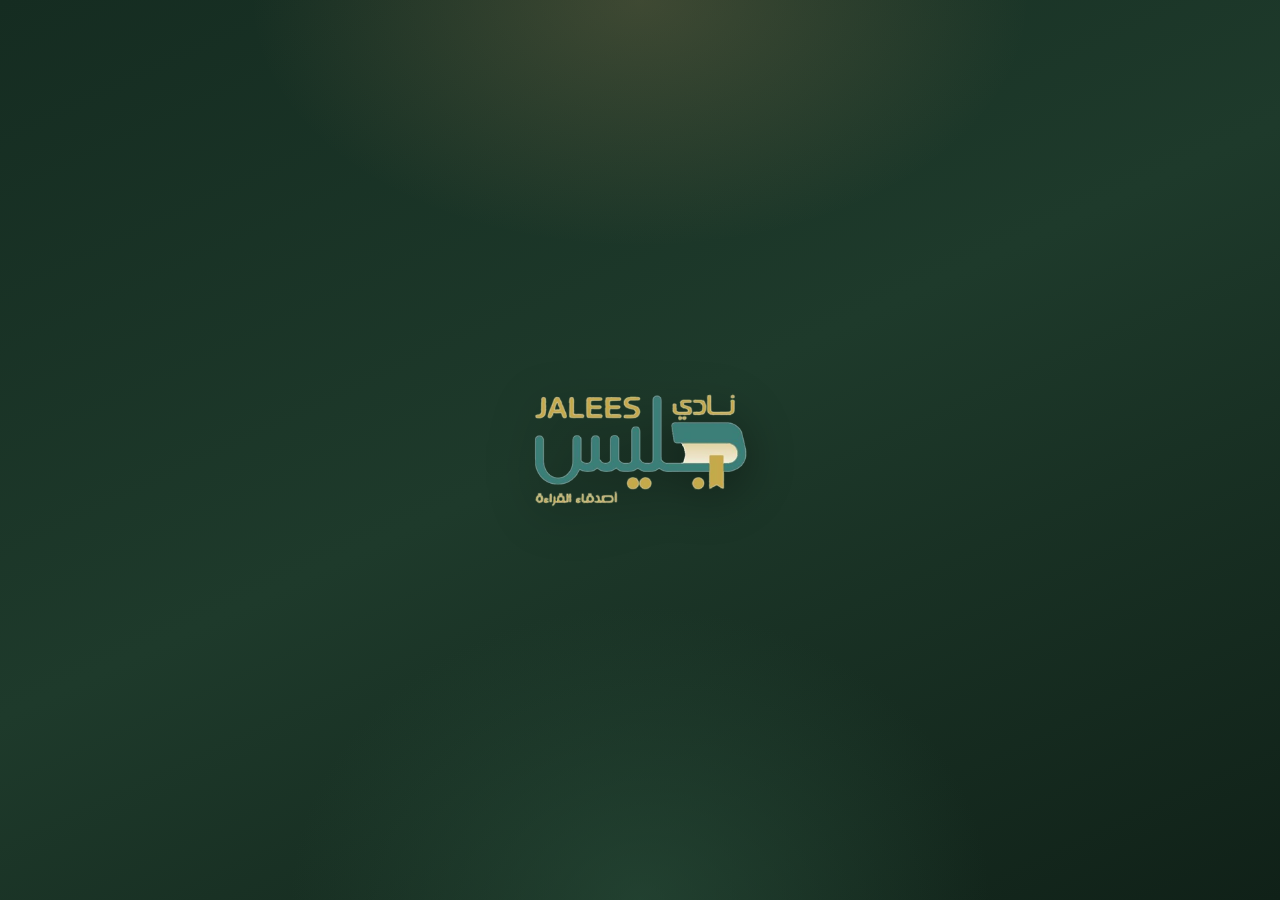
<file: index.html>
<!DOCTYPE html>
<html lang="ar" dir="rtl">
<head>
  <meta charset="UTF-8">
  <meta http-equiv="Cache-Control" content="no-cache, no-store, must-revalidate">
  <meta http-equiv="Pragma" content="no-cache">
  <meta http-equiv="Expires" content="0">
  <meta name="viewport" content="width=device-width, initial-scale=1.0, viewport-fit=cover">
  <title>جليس | أصدقاء القراءة</title>
  <meta name="description" content="مساحة ثقافية تجمع محبي القراءة">
  <meta name="theme-color" content="#1E3A2B">
  <link rel="manifest" href="manifest.json?v=r104-20261120">
  <meta name="apple-mobile-web-app-capable" content="yes">
  <meta name="apple-mobile-web-app-status-bar-style" content="black-translucent">
  <meta name="apple-mobile-web-app-title" content="جليس">
  <link rel="apple-touch-icon" href="logo-icon.png?v=1">
  <link rel="icon" href="logo-icon.png?v=1" type="image/png">

  <!-- Open Graph -->
  <meta property="og:title" content="جليس | أصدقاء القراءة">
  <meta property="og:description" content="مساحة ثقافية تجمع محبي القراءة">
  <meta property="og:type" content="website">
  <meta property="og:locale" content="ar_SA">
  <meta property="og:site_name" content="نادي جليس">
  <meta property="og:url" content="https://titlejallees.vercel.app/">

  <!-- معاينة المشاركة (واتساب) -->
  <meta property="og:image" content="https://titlejallees.vercel.app/og-jalees-whatsapp.jpg">
  <meta property="og:image:secure_url" content="https://titlejallees.vercel.app/og-jalees-whatsapp.jpg">
  <meta property="og:image:type" content="image/jpeg">
  <meta property="og:image:width" content="1200">
  <meta property="og:image:height" content="630">
  <meta property="og:image:alt" content="شعار نادي جليس على خلفية فاتحة">

  <!-- Twitter / X: بطاقة مربعة -->
  <meta name="twitter:card" content="summary_large_image">
  <meta name="twitter:title" content="جليس | أصدقاء القراءة">
  <meta name="twitter:description" content="مساحة ثقافية تجمع محبي القراءة">
  <meta name="twitter:image" content="https://titlejallees.vercel.app/og-jalees-whatsapp.jpg">
  <meta name="twitter:image:alt" content="شعار نادي جليس على خلفية فاتحة">
  <link rel="icon" type="image/png" href="logo.png?v=1">
  <link rel="preconnect" href="https://fonts.googleapis.com">
  <link rel="preconnect" href="https://fonts.gstatic.com" crossorigin>
  <link href="https://fonts.googleapis.com/css2?family=IBM+Plex+Sans+Arabic:wght@300;400;500;600;700;800&family=Amiri:ital,wght@0,400;0,700;1,400&display=swap" rel="stylesheet">
  <link rel="preload" as="image" href="logo-light.png?v=1">
<link rel="stylesheet" href="app.css?v=r113-20261126">
</head>
<body>

  <svg class="sprite" xmlns="http://www.w3.org/2000/svg" aria-hidden="true">
    <symbol id="i-home" viewBox="0 0 24 24"><path d="M3 10.5 12 3l9 7.5V20a1 1 0 0 1-1 1h-5v-6.5H9V21H4a1 1 0 0 1-1-1z"/></symbol>
    <symbol id="i-book" viewBox="0 0 24 24"><path d="M12 6.5C10 4.8 7.5 4 4 4v15c3.5 0 6 .8 8 2.5 2-1.7 4.5-2.5 8-2.5V4c-3.5 0-6 .8-8 2.5Z"/><path d="M12 6.5V21"/></symbol>
    <symbol id="i-quote" viewBox="0 0 24 24"><path d="M9.5 7C6.5 8.3 5 10.8 5 14.5V17h5v-5H7.8c0-1.9.7-3.2 2.2-4.1zM19 7c-3 1.3-4.5 3.8-4.5 7.5V17h5v-5h-2.2c0-1.9.7-3.2 2.2-4.1z"/></symbol>
    <symbol id="i-library" viewBox="0 0 24 24"><path d="M4 4h5v17H4zM11 4h4v17h-4zM18.5 4.5 21.5 20l-3.2.7L15.3 5.2z"/></symbol>
    <symbol id="i-article" viewBox="0 0 24 24"><path d="M14 3H6a1 1 0 0 0-1 1v16a1 1 0 0 0 1 1h12a1 1 0 0 0 1-1V8z"/><path d="M14 3v5h5M8 12h8M8 16h8M8 8h3"/></symbol>
    <symbol id="i-user" viewBox="0 0 24 24"><circle cx="12" cy="8" r="3.5"/><path d="M5 21c0-3.6 3.1-6 7-6s7 2.4 7 6"/></symbol>
    <symbol id="i-bell" viewBox="0 0 24 24"><path d="M18 9a6 6 0 1 0-12 0c0 5-2 6-2 6h16s-2-1-2-6"/><path d="M10.5 20a2 2 0 0 0 3 0"/></symbol>
    <symbol id="i-flame" viewBox="0 0 24 24"><path d="M12 22c4 0 6.5-2.6 6.5-6.2 0-2.6-1.5-4.6-3.3-6.4-.6 1.2-1.4 2-2.4 2.3.3-2.7-.8-5.5-3.3-7.7.2 3.4-1.6 4.6-3.1 6.6-1 1.4-1.4 2.8-1.4 4.4C5.5 19.2 8 22 12 22Z"/></symbol>
    <symbol id="i-clock" viewBox="0 0 24 24"><circle cx="12" cy="12" r="8.5"/><path d="M12 7.5V12l3 2"/></symbol>
    <symbol id="i-eye" viewBox="0 0 24 24"><path d="M2.5 12s3.2-6 9.5-6 9.5 6 9.5 6-3.2 6-9.5 6-9.5-6-9.5-6Z"/><circle cx="12" cy="12" r="2.5"/></symbol>
    <symbol id="i-eye-off" viewBox="0 0 24 24"><path d="m3 3 18 18"/><path d="M10.6 6.2A9.9 9.9 0 0 1 12 6c6.3 0 9.5 6 9.5 6a17.7 17.7 0 0 1-3.2 3.9M6.4 7.9A17.6 17.6 0 0 0 2.5 12s3.2 6 9.5 6c1.4 0 2.8-.3 4-.9"/><path d="M9.9 9.9a3 3 0 0 0 4.2 4.2"/></symbol>
    <symbol id="i-play" viewBox="0 0 24 24"><path d="M8 5.5v13l10-6.5z"/></symbol>
    <symbol id="i-target" viewBox="0 0 24 24"><circle cx="12" cy="12" r="8.5"/><circle cx="12" cy="12" r="4.5"/><circle cx="12" cy="12" r="1"/></symbol>
    <symbol id="i-plus" viewBox="0 0 24 24"><path d="M12 5v14M5 12h14"/></symbol>
    <symbol id="i-heart" viewBox="0 0 24 24"><path d="M12 20s-7-4.4-7-9.4A4.1 4.1 0 0 1 12 7a4.1 4.1 0 0 1 7 3.6c0 5-7 9.4-7 9.4Z"/></symbol>
    <symbol id="i-bookmark" viewBox="0 0 24 24"><path d="M6 4h12v17l-6-4-6 4z"/></symbol>
    <symbol id="i-share" viewBox="0 0 24 24"><circle cx="18" cy="5" r="2.5"/><circle cx="6" cy="12" r="2.5"/><circle cx="18" cy="19" r="2.5"/><path d="m8.2 10.8 7.6-4.4M8.2 13.2l7.6 4.4"/></symbol>
    <symbol id="i-search" viewBox="0 0 24 24"><circle cx="11" cy="11" r="6.5"/><path d="m16 16 4.5 4.5"/></symbol>
    <symbol id="i-close" viewBox="0 0 24 24"><path d="M6 6l12 12M18 6 6 18"/></symbol>
    <symbol id="i-check" viewBox="0 0 24 24"><path d="m5 12.5 4.5 4.5L19 7.5"/></symbol>
    <symbol id="i-trophy" viewBox="0 0 24 24"><path d="M8 4h8v5a4 4 0 0 1-8 0zM8 6H5v1a3 3 0 0 0 3 3M16 6h3v1a3 3 0 0 1-3 3M12 13v4M8.5 21h7M10 17h4"/></symbol>
    <symbol id="i-sparkles" viewBox="0 0 24 24"><path d="M12 3l1.6 4.4L18 9l-4.4 1.6L12 15l-1.6-4.4L6 9l4.4-1.6zM18.5 15.5l.8 2.2 2.2.8-2.2.8-.8 2.2-.8-2.2-2.2-.8 2.2-.8z"/></symbol>
    <symbol id="i-chevron-left" viewBox="0 0 24 24"><path d="M15 5l-7 7 7 7"/></symbol>
    <symbol id="i-back" viewBox="0 0 24 24"><path d="M15 5l-7 7 7 7"/></symbol>
    <symbol id="i-chevron-down" viewBox="0 0 24 24"><path d="m6 9 6 6 6-6"/></symbol>
    <symbol id="i-calendar" viewBox="0 0 24 24"><rect x="3.5" y="5" width="17" height="16" rx="2"/><path d="M8 3v4M16 3v4M3.5 10h17"/></symbol>
    <symbol id="i-pin" viewBox="0 0 24 24"><path d="M12 21s-6-5.5-6-10a6 6 0 1 1 12 0c0 4.5-6 10-6 10Z"/><circle cx="12" cy="11" r="2.2"/></symbol>
    <symbol id="i-logout" viewBox="0 0 24 24"><path d="M14 4h4a1 1 0 0 1 1 1v14a1 1 0 0 1-1 1h-4M9 8l-4 4 4 4M5 12h10"/></symbol>
    <symbol id="i-edit" viewBox="0 0 24 24"><path d="M4 20h4L20 8l-4-4L4 16z"/><path d="m14 6 4 4"/></symbol>
    <symbol id="i-trash" viewBox="0 0 24 24"><path d="M4 7h16M9 7V4h6v3M6 7l1 14h10l1-14M10 11v6M14 11v6"/></symbol>
    <symbol id="i-star" viewBox="0 0 24 24"><path d="m12 3 2.8 5.7 6.2.9-4.5 4.4 1 6.2-5.5-3-5.5 3 1-6.2L3 9.6l6.2-.9z"/></symbol>
    <symbol id="i-arrow-right" viewBox="0 0 24 24"><path d="M4 12h15M10 6l6 6-6 6"/></symbol>
    <symbol id="i-users" viewBox="0 0 24 24"><circle cx="9" cy="8" r="3"/><path d="M3 20c0-3 2.7-5 6-5s6 2 6 5"/><path d="M16 5.5a3 3 0 0 1 0 5.8M18 15c2 .6 3 2.2 3 4.5"/></symbol>
    <symbol id="i-info" viewBox="0 0 24 24"><circle cx="12" cy="12" r="9"/><path d="M12 11v6M12 7.5v.5"/></symbol>
    <symbol id="i-books" viewBox="0 0 24 24"><path d="M4 5h4v14H4zM10 4h4v15h-4zM16 6l3.5-1 3 15-3.5 1z"/></symbol>
    <symbol id="i-emblem" viewBox="0 0 64 58"><path d="M30 52V13C22 8 12 6 3 8v40c9-2 19-1 27 4Z" fill="currentColor"/><path d="M34 52V13c8-5 18-7 27-5v40c-9-2-19-1-27 4Z" fill="currentColor" opacity=".9"/><path d="M7 18c7-1 13 0 18 2M7 26c7-1 13 0 18 2M7 34c7-1 13 0 18 2M57 18c-7-1-13 0-18 2M57 26c-7-1-13 0-18 2M57 34c-7-1-13 0-18 2" stroke="#1E3A2B" stroke-width="1.3" stroke-linecap="round" opacity=".45"/><path d="M32 11v20l-4.5-3.5L23 31V11Z" fill="#C59B63"/><circle cx="32" cy="6.5" r="2.8" fill="#C59B63"/></symbol>
    <symbol id="i-send" viewBox="0 0 24 24"><path d="m21 3-7 18-4-8-8-4z"/><path d="M21 3 10 13"/></symbol>
    <symbol id="i-refresh" viewBox="0 0 24 24"><path d="M20 11a8 8 0 0 0-14.6-4.6L4 8"/><path d="M4 4v4h4"/><path d="M4 13a8 8 0 0 0 14.6 4.6L20 16"/><path d="M20 20v-4h-4"/></symbol>
    <symbol id="i-chart" viewBox="0 0 24 24"><path d="M4 21V11M10 21V4M16 21v-8M22 21H2"/></symbol>
  </svg>

  <div class="splash" id="splash" aria-hidden="true">
    <img class="splash-logo" src="logo-light.png?v=1" alt="جليس" width="320" height="174" decoding="async" fetchpriority="high">
  </div>

  <div class="stage">
    <aside class="stage-brand" aria-hidden="true">
      <div class="brand-lockup brand-lockup-lg">
        <img class="brand-logo brand-logo-lg" src="logo-light.png?v=1" alt="جليس · نادي قرائي ثقافي" width="320" height="174" decoding="async">
      </div>
      <p class="stage-kicker">مساحة الأعضاء · نسخة التجارب</p>
      <h2>حيث تصير<br><span>القراءة مجلساً.</span></h2>
      <p class="stage-text">ورد القراءة الأسبوعي، لوحة الأعضاء، الاقتباسات، مكتبة النادي، ومقالات الأعضاء… كل ذلك في مساحة واحدة، صُممت بهوية النادي.</p>
      <ul class="stage-list">
        <li><span>٠١</span> سجّل وردك الأسبوعي وتابع تقدمك</li>
        <li><span>٠٢</span> شارك اقتباساً من هامش كتابك</li>
        <li><span>٠٣</span> استعر من مكتبة النادي وأدر مكتبتك</li>
        <li><span>٠٤</span> اقرأ ما يكتبه أعضاء جليس</li>
      </ul>
      <p class="stage-foot">نادي جليس · منطقة القصيم</p>
    </aside>

    <div class="phone">
      <div class="phone-notch" aria-hidden="true"><span></span></div>
      <div class="app" id="app">

        <!-- ========== بوابة الأعضاء ========== -->
        <section class="gate" id="gate" aria-labelledby="gate-title">
          <div class="gate-glow" aria-hidden="true"></div>
          <div class="gate-ornament" aria-hidden="true"></div>
          <button class="gate-home" type="button" id="gate-home">
            <svg class="ic"><use href="#i-home"/></svg>
            <span>الرئيسية</span>
          </button>
          <header class="gate-head">
            <div class="brand-lockup brand-lockup-gate">
              <img class="brand-logo brand-logo-md" src="logo-dark.png?v=1" alt="جليس · نادي قرائي ثقافي" width="320" height="174" decoding="async">
            </div>
            <span class="gate-badge"><i></i> مساحة خاصة بالأعضاء</span>
          </header>

          <div class="gate-body">
            <p class="gate-salaam">أهلاً بك في مجلسك القرائي</p>
            <h1 id="gate-title">جليس<br><span>مساحة الأعضاء</span></h1>
            <p class="gate-sub">اقرأ لتعيش أكثر من حياة</p>

            <div class="gate-card" id="gate-card">
              <form id="login-form" hidden novalidate>
                <div class="gate-card-head">
                  <span class="gate-card-icon"><svg class="ic"><use href="#i-book"/></svg></span>
                  <div>
                    <h2>دخول الأعضاء</h2>
                    <p>بالاسم الثلاثي أو البريد الإلكتروني والرمز السري</p>
                  </div>
                </div>
                <div class="field">
                  <label for="login-email">الاسم الثلاثي أو البريد الإلكتروني</label>
                  <input class="input" id="login-email" name="identifier" type="text" dir="auto" autocomplete="username" placeholder="اكتب اسمك الثلاثي أو بريدك" required>
                </div>
                <div class="field">
                  <label for="login-password">الرمز السري</label>
                  <div class="password-wrap">
                    <input class="input" id="login-password" name="password" type="password" dir="ltr" autocomplete="current-password" placeholder="••••••" required>
                    <button class="password-toggle" type="button" data-toggle-password="login-password" aria-label="إظهار الرمز السري" aria-pressed="false">
                      <svg class="ic"><use href="#i-eye"/></svg>
                    </button>
                  </div>
                </div>
                <p class="form-error" id="login-error" role="alert" hidden></p>
                <button class="btn btn-gold btn-block" type="submit">
                  <svg class="ic"><use href="#i-arrow-right"/></svg>
                  الدخول إلى المساحة
                </button>
                <div class="gate-links">
                  <button class="gate-link" type="button" id="go-forgot">نسيت الرمز؟</button>
                  <button class="gate-link gate-link-strong" type="button" id="go-register">إنشاء حساب جديد</button>
                </div>
              </form>

              <form id="register-form" novalidate>
                <div class="gate-card-head">
                  <span class="gate-card-icon"><svg class="ic"><use href="#i-user"/></svg></span>
                  <div>
                    <h2>حساب جديد</h2>
                    <p>سجّل باسمك الثلاثي وبريدك</p>
                  </div>
                </div>
                <div class="field">
                  <label for="register-name">الاسم الثلاثي</label>
                  <input class="input" id="register-name" name="name" type="text" autocomplete="name" required>
                </div>
                <div class="field">
                  <label for="register-phone">رقم الجوال</label>
                  <input class="input" id="register-phone" name="phone" type="tel" dir="ltr" inputmode="tel" autocomplete="tel" placeholder="05xxxxxxxx" required>
                </div>
                <div class="field">
                  <label for="register-email">البريد الإلكتروني</label>
                  <input class="input" id="register-email" name="email" type="email" dir="ltr" inputmode="email" autocomplete="email" placeholder="name@example.com" required>
                </div>
                <div class="field">
                  <label for="register-password">الرمز السري</label>
                  <div class="password-wrap">
                    <input class="input" id="register-password" name="password" type="password" dir="ltr" autocomplete="new-password" placeholder="٨ أحرف على الأقل" minlength="8" required>
                    <button class="password-toggle" type="button" data-toggle-password="register-password" aria-label="إظهار الرمز السري" aria-pressed="false">
                      <svg class="ic"><use href="#i-eye"/></svg>
                    </button>
                  </div>
                </div>
                <div class="field">
                  <label for="register-confirm">تأكيد الرمز</label>
                  <div class="password-wrap">
                    <input class="input" id="register-confirm" name="confirm" type="password" dir="ltr" autocomplete="new-password" placeholder="أعد كتابة الرمز" minlength="8" required>
                    <button class="password-toggle" type="button" data-toggle-password="register-confirm" aria-label="إظهار الرمز السري" aria-pressed="false">
                      <svg class="ic"><use href="#i-eye"/></svg>
                    </button>
                  </div>
                </div>
                <p class="form-error" id="register-error" role="alert" hidden></p>
                <button class="btn btn-gold btn-block" type="submit">
                  <svg class="ic"><use href="#i-check"/></svg>
                  إنشاء الحساب
                </button>
                <div class="gate-links">
                  <button class="gate-link" type="button" id="register-back">لدي حساب؟ سجّل الدخول</button>
                </div>
              </form>

              <form id="verify-form" hidden novalidate>
                <div class="gate-card-head">
                  <span class="gate-card-icon"><svg class="ic"><use href="#i-send"/></svg></span>
                  <div>
                    <h2>تأكيد البريد</h2>
                    <p>أدخل الرمز الذي أرسلناه إلى بريدك</p>
                  </div>
                </div>
                <div class="field">
                  <label for="verify-code">رمز التحقق</label>
                  <input class="input" id="verify-code" name="code" type="text" dir="ltr" inputmode="numeric" autocomplete="one-time-code" placeholder="000000" maxlength="6" required>
                </div>
                <p class="field-hint">أرسلنا الرمز إلى <strong id="verify-email" dir="ltr"></strong> — صالح ١٥ دقيقة.</p>
                <div class="verify-help">
                  <strong>ما وصلك الرمز؟</strong>
                  <ul>
                    <li>افحص مجلد <b>المهملات / الرسائل غير المرغوبة (Spam)</b> و<b>الترويجات (Promotions)</b> في بريدك.</li>
                    <li>أو اضغط <b>إعادة إرسال الرمز</b> — نفس الرمز يُرسل من جديد فورًا.</li>
                  </ul>
                </div>
                <p class="form-error" id="verify-error" role="alert" hidden></p>
                <button class="btn btn-gold btn-block" type="submit">
                  <svg class="ic"><use href="#i-check"/></svg>
                  تأكيد البريد وإرسال الطلب
                </button>
                <div class="gate-links">
                  <button class="gate-link" type="button" id="verify-back">تغيير البيانات</button>
                  <button class="gate-link gate-link-strong" type="button" id="verify-resend">إعادة إرسال الرمز</button>
                </div>
              </form>

              <div id="pending-form" hidden>
                <div class="gate-card-head">
                  <span class="gate-card-icon"><svg class="ic"><use href="#i-check"/></svg></span>
                  <div>
                    <h2>تم إنشاء طلب حسابك</h2>
                    <p>سنتواصل معك عند قبولك</p>
                  </div>
                </div>
                <div class="gate-pending-note">
                  <svg class="ic"><use href="#i-check"/></svg>
                  <p>تم تأكيد بريدك بنجاح. حسابك الآن <strong>قيد المراجعة</strong> من إدارة النادي، وسيُفتح لك الدخول بعد الموافقة.</p>
                </div>
                <div class="gate-whatsapp whatsapp-contact">
                  <svg class="ic" viewBox="0 0 24 24" fill="currentColor" stroke="none" aria-hidden="true"><path d="M17.472 14.382c-.297-.149-1.758-.867-2.03-.967-.273-.099-.471-.148-.67.15-.197.297-.767.966-.94 1.164-.173.199-.347.223-.644.075-.297-.15-1.255-.463-2.39-1.475-.883-.788-1.48-1.761-1.653-2.059-.173-.297-.018-.458.13-.606.134-.133.298-.347.446-.52.149-.174.198-.298.298-.497.099-.198.05-.371-.025-.52-.075-.149-.669-1.612-.916-2.207-.242-.579-.487-.5-.669-.51-.173-.008-.371-.01-.57-.01-.198 0-.52.074-.792.372-.272.297-1.04 1.016-1.04 2.479 0 1.462 1.065 2.875 1.213 3.074.149.198 2.096 3.2 5.077 4.487.709.306 1.262.489 1.694.625.712.227 1.36.195 1.871.118.571-.085 1.758-.719 2.006-1.413.248-.694.248-1.289.173-1.413-.074-.124-.272-.198-.57-.347m-5.421 7.403h-.004a9.87 9.87 0 01-5.031-1.378l-.361-.214-3.741.982.998-3.648-.235-.374a9.86 9.86 0 01-1.51-5.26c.001-5.45 4.436-9.884 9.888-9.884 2.64 0 5.122 1.03 6.988 2.898a9.825 9.825 0 012.893 6.994c-.003 5.45-4.437 9.884-9.885 9.884m8.413-18.297A11.815 11.815 0 0012.05 0C5.495 0 .16 5.335.157 11.892c0 2.096.547 4.142 1.588 5.945L.057 24l6.305-1.654a11.882 11.882 0 005.683 1.448h.005c6.554 0 11.89-5.335 11.893-11.893a11.821 11.821 0 00-3.48-8.413z"/></svg>
                  <div class="whatsapp-body">
                    <strong>للاستفسار:</strong>
                    <a href="https://wa.me/966545946169" target="_blank" rel="noopener noreferrer" class="whatsapp-link" aria-label="التواصل عبر واتساب على الرقم 054 594 6169">054 594 6169</a>
                  </div>
                </div>
                <button class="btn btn-gold btn-block" type="button" id="pending-home">
                  <svg class="ic"><use href="#i-home"/></svg>
                  العودة للرئيسية
                </button>
              </div>

              <form id="forgot-form" hidden novalidate>
                <div class="gate-card-head">
                  <span class="gate-card-icon"><svg class="ic"><use href="#i-send"/></svg></span>
                  <div>
                    <h2>استعادة الرمز</h2>
                    <p>سنرسل رمزًا مؤقتًا إلى بريدك</p>
                  </div>
                </div>
                <div class="field">
                  <label for="forgot-email">البريد الإلكتروني</label>
                  <input class="input" id="forgot-email" name="email" type="email" dir="ltr" inputmode="email" autocomplete="email" placeholder="name@example.com" required>
                </div>
                <p class="form-error" id="forgot-error" role="alert" hidden></p>
                <button class="btn btn-gold btn-block" type="submit">إرسال رمز الاستعادة</button>
                <div class="gate-links">
                  <button class="gate-link" type="button" id="forgot-back">رجوع</button>
                </div>
              </form>

              <form id="reset-form" hidden novalidate>
                <div class="gate-card-head">
                  <span class="gate-card-icon"><svg class="ic"><use href="#i-check"/></svg></span>
                  <div>
                    <h2>رمز جديد</h2>
                    <p>أدخل الرمز الذي وصلك بالبريد</p>
                  </div>
                </div>
                <div class="field">
                  <label for="reset-code">رمز التحقق</label>
                  <input class="input" id="reset-code" name="code" type="text" dir="ltr" inputmode="numeric" autocomplete="one-time-code" placeholder="000000" maxlength="6" required>
                </div>
                <div class="field">
                  <label for="reset-password">الرمز السري الجديد</label>
                  <div class="password-wrap">
                    <input class="input" id="reset-password" name="password" type="password" dir="ltr" autocomplete="new-password" placeholder="٨ أحرف على الأقل" minlength="8" required>
                    <button class="password-toggle" type="button" data-toggle-password="reset-password" aria-label="إظهار الرمز السري" aria-pressed="false">
                      <svg class="ic"><use href="#i-eye"/></svg>
                    </button>
                  </div>
                </div>
                <p class="form-error" id="reset-error" role="alert" hidden></p>
                <button class="btn btn-gold btn-block" type="submit">تعيين الرمز والدخول</button>
                <div class="gate-links">
                  <button class="gate-link" type="button" id="reset-back">رجوع</button>
                </div>
              </form>
              <div class="gate-whatsapp whatsapp-contact">
                <svg class="ic" viewBox="0 0 24 24" fill="currentColor" stroke="none" aria-hidden="true"><path d="M17.472 14.382c-.297-.149-1.758-.867-2.03-.967-.273-.099-.471-.148-.67.15-.197.297-.767.966-.94 1.164-.173.199-.347.223-.644.075-.297-.15-1.255-.463-2.39-1.475-.883-.788-1.48-1.761-1.653-2.059-.173-.297-.018-.458.13-.606.134-.133.298-.347.446-.52.149-.174.198-.298.298-.497.099-.198.05-.371-.025-.52-.075-.149-.669-1.612-.916-2.207-.242-.579-.487-.5-.669-.51-.173-.008-.371-.01-.57-.01-.198 0-.52.074-.792.372-.272.297-1.04 1.016-1.04 2.479 0 1.462 1.065 2.875 1.213 3.074.149.198 2.096 3.2 5.077 4.487.709.306 1.262.489 1.694.625.712.227 1.36.195 1.871.118.571-.085 1.758-.719 2.006-1.413.248-.694.248-1.289.173-1.413-.074-.124-.272-.198-.57-.347m-5.421 7.403h-.004a9.87 9.87 0 01-5.031-1.378l-.361-.214-3.741.982.998-3.648-.235-.374a9.86 9.86 0 01-1.51-5.26c.001-5.45 4.436-9.884 9.888-9.884 2.64 0 5.122 1.03 6.988 2.898a9.825 9.825 0 012.893 6.994c-.003 5.45-4.437 9.884-9.885 9.884m8.413-18.297A11.815 11.815 0 0012.05 0C5.495 0 .16 5.335.157 11.892c0 2.096.547 4.142 1.588 5.945L.057 24l6.305-1.654a11.882 11.882 0 005.683 1.448h.005c6.554 0 11.89-5.335 11.893-11.893a11.821 11.821 0 00-3.48-8.413z"/></svg>
                <div class="whatsapp-body">
                  <strong>للاستفسار عبر واتساب:</strong>
                  <a href="https://wa.me/966545946169" target="_blank" rel="noopener noreferrer" class="whatsapp-link" aria-label="التواصل عبر واتساب على الرقم 054 594 6169">054 594 6169</a>
                </div>
              </div>
            </div>

            <div class="gate-proof">
              <div class="avatar-stack" aria-hidden="true">
                <span style="background:#1E3A2B">م</span>
                <span style="background:#8C532D">ع</span>
                <span style="background:#A3503B">خ</span>
                <span style="background:#C59B63">م</span>
              </div>
              <p>يجتمع في جليس <strong>٦٣ عضواً</strong> حول الكتب والأفكار.</p>
            </div>
          </div>
          <p class="gate-foot">نادي جليس · منطقة القصيم</p>
        </section>

        <!-- ========== هيكل التطبيق ========== -->
        <div class="shell" id="shell" hidden>
          <div class="status-bar" aria-hidden="true">
            <span class="status-time">٩:٤١</span>
            <span class="status-icons">
              <i class="sig"><b></b><b></b><b></b><b></b></i>
              <i class="wifi"></i>
              <i class="battery"><b></b></i>
            </span>
          </div>

          <header class="app-header">
            <button class="brand" type="button" data-action="go-home" aria-label="الرئيسية">
              <img class="brand-logo brand-logo-sm" src="logo-dark.png?v=1" alt="جليس" width="320" height="174" decoding="async">
            </button>
            <div class="header-actions">
              <button class="btn btn-ghost btn-guest-action" type="button" id="guest-register-btn" data-action="open-gate-register" hidden>التسجيل</button>
              <button class="btn btn-gold btn-guest-action" type="button" id="guest-login-btn" data-action="open-gate-login" hidden>دخول</button>
              <button class="icon-btn notify-btn" type="button" data-action="notifications" aria-label="التنبيهات">
                <svg class="ic"><use href="#i-bell"/></svg>
                <span class="notif-dot"></span>
                <span class="nav-badge notify-count" id="notify-count" hidden>0</span>
              </button>
              <button class="avatar-btn" type="button" id="header-avatar" data-action="open-profile" aria-label="ملفي الشخصي">م</button>
            </div>
          </header>

          <main class="app-main" id="app-main">

            <!-- ========== الرئيسية ========== -->
            <section class="screen active" data-screen="home" id="screen-home">
              <div class="greeting">
                <p class="date-label" id="today-label"></p>
                <div class="greeting-title-row">
                  <h1>أهلاً بك، <span id="home-first-name">مشعل</span></h1>
                  <button class="consultation-header-btn" type="button" data-action="open-consultations">
                    <svg class="ic"><use href="#i-info"/></svg><span>استشارة قرائية</span>
                  </button>
                </div>
                <p class="greeting-sub">أي كتاب تقرأ اليوم؟</p>

                <div class="home-actions">
                  <button class="btn btn-gold" type="button" data-action="go-add-book-report">
                    <svg class="ic"><use href="#i-plus"/></svg> أضف تقريرًا لكتاب
                  </button>
                  <button class="btn btn-on-dark" type="button" data-action="open-quote">
                    <svg class="ic"><use href="#i-quote"/></svg> اقتبس
                  </button>
                </div>
              </div>

              <section class="home-consultations" id="home-consultations" hidden>
                <div class="sec-head">
                  <div><h3>استشارات بانتظار الرد</h3><p>أحدث الأسئلة التي لم يُجب عليها أحد</p></div>
                  <button class="link-btn" type="button" data-action="open-consultations">كل الاستشارات <svg class="ic"><use href="#i-chevron-left"/></svg></button>
                </div>
                <div class="home-consultations-list" id="home-consultations-list"></div>
              </section>

              <div class="home-quotes-article">
                <div class="home-quotes-col">
                  <div class="sec-head home-quotes-head">
                    <div><h3>آخر اقتباس</h3><p>أحدث ما شاركه أعضاء جليس</p></div>
                    <button class="link-btn" type="button" data-action="go-quotes">كل الاقتباسات <svg class="ic"><use href="#i-chevron-left"/></svg></button>
                  </div>
                  <div class="home-latest-quotes" id="home-latest-quotes"></div>
                </div>

                <div class="home-article-col">
                  <div class="sec-head">
                    <div><h3>المقال الأحدث</h3><p>آخر ما أضيف إلى مجلة جليس</p></div>
                    <button class="link-btn" type="button" data-action="go-articles">المقالات <svg class="ic"><use href="#i-chevron-left"/></svg></button>
                  </div>
                  <article class="home-article" id="home-article"></article>
                </div>
              </div>

              <div id="meeting-event-card"></div>

              <div class="sec-head">
                <div><h3>من مكتبة النادي</h3><p>مختارات جليس الأحدث</p></div>
                <button class="link-btn" type="button" data-action="go-library">المكتبة <svg class="ic"><use href="#i-chevron-left"/></svg></button>
              </div>
              <div class="book-rail" id="home-books"></div>
            </section>

            <!-- ========== الاقتباسات ========== -->
            <section class="screen" data-screen="quotes" id="screen-quotes">
              <div class="screen-head">
                <div><span class="eyebrow">من هامش الكتب</span><h1>الاقتباسات</h1></div>
                <button class="btn btn-sm btn-primary" type="button" data-action="open-quote">
                  <svg class="ic"><use href="#i-plus"/></svg> اقتبس
                </button>
              </div>

              <article class="quote-promo" data-action="open-quote" role="button" tabindex="0">
                <span class="quote-promo-mark">”</span>
                <p>اقتباس واحد قد يغيّر طريقة قراءتنا لكتاب كامل.</p>
                <span class="quote-promo-link">شارك ما ألهمك <svg class="ic"><use href="#i-arrow-right"/></svg></span>
              </article>

              <div class="quotes-stats-bar">
                <button class="btn btn-gold btn-member-stats" type="button" data-action="member-stats"><svg class="ic"><use href="#i-chart"/></svg> إحصائيات الأعضاء</button>
              </div>

              <div class="chips-row" id="quote-filters">
                <button class="chip-filter active" type="button" data-qfilter="all">الكل</button>
                <button class="chip-filter" type="button" data-qfilter="mine">اقتباساتي</button>
                <button class="chip-filter" type="button" data-qfilter="saved">المحفوظة</button>
                <button class="chip-filter" type="button" data-qfilter="popular">الأكثر إعجابًا</button>
              </div>

              <div class="quotes-feed" id="quotes-feed"></div>
            </section>
            <!-- ========== المكتبة ========== -->
            <section class="screen" data-screen="library" id="screen-library">
              <div class="screen-head">
                <div><span class="eyebrow">مكتبة جليس</span><h1>استكشف</h1></div>
                <button class="icon-btn" type="button" data-action="focus-search" aria-label="بحث">
                  <svg class="ic"><use href="#i-search"/></svg>
                </button>
              </div>
              <p class="library-intro">عوالم من الحكايات والتاريخ والسير، اختيرت لترافق رحلتك مع القراءة.</p>

              <div class="segmented" id="library-seg" role="tablist" aria-label="المكتبة">
                <button class="active" type="button" data-lseg="pane-club" role="tab" aria-selected="true">مكتبة النادي</button>
                <button type="button" data-lseg="pane-mine" role="tab" aria-selected="false">مكتبتي</button>
              </div>

              <div class="pane active" id="pane-club">
                <div class="search-box">
                  <svg class="ic"><use href="#i-search"/></svg>
                  <input id="club-search" type="search" placeholder="ابحث عن كتاب أو مؤلف…" autocomplete="off" aria-label="ابحث في مكتبة النادي">
                </div>
                <div class="library-tools">
                  <button class="btn btn-sm btn-primary" type="button" data-action="open-add-book">
                    <svg class="ic"><use href="#i-plus"/></svg> أضف كتاب
                  </button>
                  <button class="btn btn-sm btn-ghost library-category-manager" id="manage-library-categories-btn" type="button" data-action="manage-library-categories" hidden>
                    <svg class="ic"><use href="#i-edit"/></svg> إدارة الرفوف
                  </button>
                </div>
                <div class="sec-head">
                  <div><h3 id="library-count-label">مكتبة جليس</h3><p>اكتشف كتابًا يرافق قراءتك القادمة</p></div>
                </div>
                <div class="chips-row wrap" id="category-chips"></div>
                <div class="book-shelves" id="club-books"></div>
              </div>

              <div class="pane" id="pane-mine" hidden>
                <div class="reading-summary" id="my-summary"></div>
                <button class="btn btn-sm btn-primary" type="button" data-action="open-add-my-book">
                  <svg class="ic"><use href="#i-plus"/></svg> أضف كتاباً لمكتبتي
                </button>
                <div class="chips-row" id="my-filters">
                  <button class="chip-filter active" type="button" data-mfilter="reading">أقرأ الآن</button>
                  <button class="chip-filter" type="button" data-mfilter="want">أريد قراءتها</button>
                  <button class="chip-filter" type="button" data-mfilter="finished">أنهيتها</button>
                </div>
                <div class="my-books" id="my-books"></div>
              </div>
            </section>

            <!-- ========== المقالات ========== -->
            <section class="screen" data-screen="articles" id="screen-articles">
              <div class="screen-head">
                <div><span class="eyebrow">مجلة جليس الإلكترونية</span><h1>مقالات القراءة</h1></div>
                <button class="btn btn-sm btn-primary" type="button" data-action="open-article-compose">
                  <svg class="ic"><use href="#i-edit"/></svg> اكتب
                </button>
              </div>

              <div class="articles-note">
                <svg class="ic"><use href="#i-article"/></svg>
                <span>مساحة مفتوحة لأفكار الأعضاء وتجاربهم مع القراءة.</span>
              </div>

              <div class="quotes-stats-bar">
                <button class="btn btn-gold btn-member-stats" type="button" data-action="member-stats"><svg class="ic"><use href="#i-chart"/></svg> إحصائيات الأعضاء</button>
              </div>

              <div class="chips-row" id="article-filters">
                <button class="chip-filter active" type="button" data-afilter="all">الكل</button>
                <button class="chip-filter" type="button" data-afilter="mine">مقالاتي</button>
                <button class="chip-filter" type="button" data-afilter="saved">محفوظاتك</button>
                <button class="chip-filter" type="button" data-afilter="popular">الأكثر إعجابًا</button>
              </div>

              <div class="sec-head">
                <div><h3>أحدث الكتابات</h3><p>مرتبة من الأحدث إلى الأقدم</p></div>
              </div>

              <div class="category-list" id="article-categories"></div>
              <div class="articles-list" id="articles-list"></div>
            </section>

            <!-- ========== الملف الشخصي ========== -->
            <section class="screen profile-screen" data-screen="profile" id="screen-profile">
              <div class="profile-top">
                <button class="icon-btn light" type="button" data-action="profile-back" aria-label="رجوع">
                  <svg class="ic"><use href="#i-arrow-right"/></svg>
                </button>
                <span>ملفي الشخصي</span>
                <span class="profile-top-ghost" aria-hidden="true"></span>
              </div>

              <div class="profile-hero">
                <div class="profile-pattern" aria-hidden="true"></div>
                <div class="profile-avatar" id="profile-avatar">م</div>
                <button class="profile-photo-change" type="button" id="profile-photo-change" aria-label="تغيير الصورة الشخصية">
                  <svg class="ic"><use href="#i-edit"/></svg><span>تغيير الصورة</span>
                </button>
                <input id="profile-photo-input" class="visually-hidden" type="file" accept="image/*" aria-label="اختر صورة شخصية">
                <h2 id="profile-name">مشعل الحفير</h2>
                <p id="profile-role">عضو مؤسس · منذ ٢٠٢٤</p>
                <div class="profile-badges" id="profile-badges"></div>
              </div>

              <div class="profile-stats" id="profile-stats"></div>

              <article class="card goal-card">
                <div class="card-head"><h3>هدف القراءة الأسبوعي</h3><span class="muted sm">صفحة</span></div>
                <p class="muted sm">اختر ورداً يناسب إيقاعك… ونحن نتابع معك.</p>
                <form class="goal-form" id="goal-form">
                  <input type="range" id="goal-range" min="50" max="500" step="10" aria-label="هدف القراءة الأسبوعي">
                  <output id="goal-output">٢٠٠</output>
                  <button class="btn btn-primary btn-sm" type="submit">حفظ</button>
                </form>
              </article>

              <div class="card settings-card">
                <label class="switch-row">
                  <span class="switch-label"><svg class="ic"><use href="#i-bell"/></svg> تذكير ورد القراءة</span>
                  <input type="checkbox" id="notif-toggle">
                  <span class="switch" aria-hidden="true"></span>
                </label>
                <button class="switch-row as-btn" type="button" data-action="reset-demo">
                  <span class="switch-label"><svg class="ic"><use href="#i-info"/></svg> إعادة تعيين تقدمي</span>
                  <svg class="ic chev"><use href="#i-chevron-left"/></svg>
                </button>
                <button class="switch-row as-btn danger" type="button" data-action="logout">
                  <span class="switch-label"><svg class="ic"><use href="#i-logout"/></svg> تسجيل الخروج</span>
                  <svg class="ic chev"><use href="#i-chevron-left"/></svg>
                </button>
              </div>

              <p class="profile-foot">نادي جليس · منطقة القصيم<br>أصدقاء القراءة</p>
            </section>

            <footer class="app-footer" aria-label="التواصل والدليل التعريفي">
              <div class="app-footer-heading">
                <strong>تواصل معنا</strong>
                <span>قنوات نادي جليس الرسمية</span>
              </div>
              <div class="app-footer-links">
                <a class="app-footer-link social-link whatsapp" href="https://wa.me/966545946169" target="_blank" rel="noopener noreferrer" aria-label="واتساب">
                  <span class="social-icon social-whatsapp">
                    <svg viewBox="0 0 24 24" aria-hidden="true"><path d="M20.5 3.5A11.9 11.9 0 0 0 12 .02C5.4.02.05 5.37.05 11.97c0 2.1.55 4.14 1.6 5.95L0 24l6.25-1.64a11.95 11.95 0 0 0 5.74 1.46h.01c6.6 0 11.95-5.36 11.95-11.95 0-3.2-1.24-6.2-3.45-8.37ZM12 21.8h-.01a9.9 9.9 0 0 1-5.04-1.37l-.36-.22-3.72.98.99-3.63-.24-.37a9.9 9.9 0 0 1-1.52-5.22C2.1 6.5 6.5 2.1 12 2.1c2.65 0 5.13 1.03 7 2.9a9.83 9.83 0 0 1 2.9 7c0 5.45-4.44 9.8-9.9 9.8Zm5.43-7.38c-.3-.15-1.76-.87-2.03-.97-.28-.1-.48-.15-.68.15-.2.3-.77.97-.94 1.17-.17.2-.35.22-.65.07-.3-.15-1.25-.46-2.39-1.47-.88-.79-1.48-1.76-1.65-2.06-.17-.3-.02-.46.13-.61.14-.13.3-.35.45-.52.15-.18.2-.3.3-.5.1-.2.05-.37-.02-.52-.08-.15-.68-1.62-.93-2.22-.24-.58-.49-.5-.67-.51h-.57c-.2 0-.52.07-.8.37-.27.3-1.04 1.02-1.04 2.48s1.07 2.87 1.22 3.07c.15.2 2.1 3.2 5.08 4.49.71.3 1.26.49 1.7.62.71.23 1.36.2 1.87.12.57-.08 1.76-.72 2.01-1.41.25-.7.25-1.29.17-1.42-.07-.12-.27-.2-.57-.35Z"/></svg>
                  </span>
                  <span class="social-label">واتساب</span>
                </a>
                <a class="app-footer-link social-link" href="https://x.com/jalees1444?s=20" target="_blank" rel="noopener noreferrer" aria-label="إكس">
                  <span class="social-icon social-x">
                    <svg viewBox="0 0 24 24" aria-hidden="true"><path d="M17.53 3h3.02l-6.6 7.55L21.75 21h-5.9l-4.62-6.04L5.94 21H2.92l7.06-8.08L2.5 3h6.05l4.18 5.52L17.53 3Zm-1.06 16.2h1.67L7.6 4.72H5.81l10.66 14.48Z"/></svg>
                  </span>
                  <span class="social-label">إكس</span>
                </a>
                <a class="app-footer-link social-link" href="https://youtube.com/@jalees1444?si=EYllTqOxysKkoIqW" target="_blank" rel="noopener noreferrer" aria-label="يوتيوب">
                  <span class="social-icon social-youtube">
                    <svg viewBox="0 0 24 24" aria-hidden="true"><path d="M23.5 6.2a3 3 0 0 0-2.1-2.1C19.5 3.5 12 3.5 12 3.5s-7.5 0-9.4.6A3 3 0 0 0 .5 6.2 31 31 0 0 0 0 12s0 3.9.5 5.8a3 3 0 0 0 2.1 2.1c1.9.6 9.4.6 9.4.6s7.5 0 9.4-.6a3 3 0 0 0 2.1-2.1A31 31 0 0 0 24 12s0-3.9-.5-5.8ZM9.5 15.6V8.4L15.8 12l-6.3 3.6Z"/></svg>
                  </span>
                  <span class="social-label">يوتيوب</span>
                </a>
                <a class="app-footer-link social-link community" href="https://chat.whatsapp.com/IvSvS8GiV8eIGInCBCMnHJ" target="_blank" rel="noopener noreferrer" aria-label="مجتمع واتساب">
                  <span class="social-icon social-community">
                    <svg viewBox="0 0 24 24" aria-hidden="true"><path d="M20.5 3.5A11.9 11.9 0 0 0 12 .02C5.4.02.05 5.37.05 11.97c0 2.1.55 4.14 1.6 5.95L0 24l6.25-1.64a11.95 11.95 0 0 0 5.74 1.46h.01c6.6 0 11.95-5.36 11.95-11.95 0-3.2-1.24-6.2-3.45-8.37ZM12 21.8h-.01a9.9 9.9 0 0 1-5.04-1.37l-.36-.22-3.72.98.99-3.63-.24-.37a9.9 9.9 0 0 1-1.52-5.22C2.1 6.5 6.5 2.1 12 2.1c2.65 0 5.13 1.03 7 2.9a9.83 9.83 0 0 1 2.9 7c0 5.45-4.44 9.8-9.9 9.8Zm5.43-7.38c-.3-.15-1.76-.87-2.03-.97-.28-.1-.48-.15-.68.15-.2.3-.77.97-.94 1.17-.17.2-.35.22-.65.07-.3-.15-1.25-.46-2.39-1.47-.88-.79-1.48-1.76-1.65-2.06-.17-.3-.02-.46.13-.61.14-.13.3-.35.45-.52.15-.18.2-.3.3-.5.1-.2.05-.37-.02-.52-.08-.15-.68-1.62-.93-2.22-.24-.58-.49-.5-.67-.51h-.57c-.2 0-.52.07-.8.37-.27.3-1.04 1.02-1.04 2.48s1.07 2.87 1.22 3.07c.15.2 2.1 3.2 5.08 4.49.71.3 1.26.49 1.7.62.71.23 1.36.2 1.87.12.57-.08 1.76-.72 2.01-1.41.25-.7.25-1.29.17-1.42-.07-.12-.27-.2-.57-.35Z"/></svg>
                  </span>
                  <span class="social-label"><b>مجتمع واتساب</b><small>انضم لمجتمع جليس</small></span>
                </a>
              </div>
              <button type="button" class="app-footer-guide" data-action="open-guide">
                <span class="app-footer-guide-icon"><svg class="ic"><use href="#i-book"/></svg></span>
                <span><strong>الدليل التعريفي</strong><small>اضغط لرؤية الدليل التعريفي</small></span>
                <svg class="ic app-footer-guide-arrow"><use href="#i-chevron-left"/></svg>
              </button>
              <p class="app-footer-copy">نادي جليس · منطقة القصيم <span class="app-footer-version" id="app-version"></span></p>
            </footer>

          </main>

          <!-- ========== شريط التنقل السفلي ========== -->
          <nav class="tabbar" aria-label="التنقل الرئيسي">
            <button class="tab active" type="button" data-nav="home" aria-current="page">
              <svg class="ic"><use href="#i-home"/></svg><span>الرئيسية</span>
            </button>
            <button class="tab" type="button" data-nav="quotes">
              <svg class="ic"><use href="#i-quote"/></svg><span>الاقتباسات</span>
               <span class="nav-badge" id="badge-quotes" hidden>0</span>
            </button>
            <button class="tab" type="button" data-nav="articles">
              <svg class="ic"><use href="#i-article"/></svg><span>المقالات</span>
               <span class="nav-badge" id="badge-articles" hidden>0</span>
            </button>
            <button class="tab" type="button" data-nav="library">
              <svg class="ic"><use href="#i-library"/></svg><span>المكتبة</span>
               <span class="nav-badge" id="badge-library" hidden>0</span>
            </button>
             <button class="tab" type="button" data-action="open-more">
               <svg class="ic"><use href="#i-users"/></svg><span>أكثر عن جليس</span>
             </button>
          </nav>
        </div>

        <!-- ========== النوافذ السفلية والتنبيهات ========== -->
        <div class="sheet-root" id="sheet-root" hidden></div>
        <div class="toast" id="toast" role="status" aria-live="polite"></div>
        <div class="confetti-layer" id="confetti" aria-hidden="true"></div>

      </div>
    </div>
  </div>

  <noscript>
    <div class="noscript">هذه المساحة تحتاج تفعيل جافاسكريبت في المتصفح.</div>
  </noscript>

  <script src="app.js?v=r113-20261126"></script>
</body>
</html>
</file>
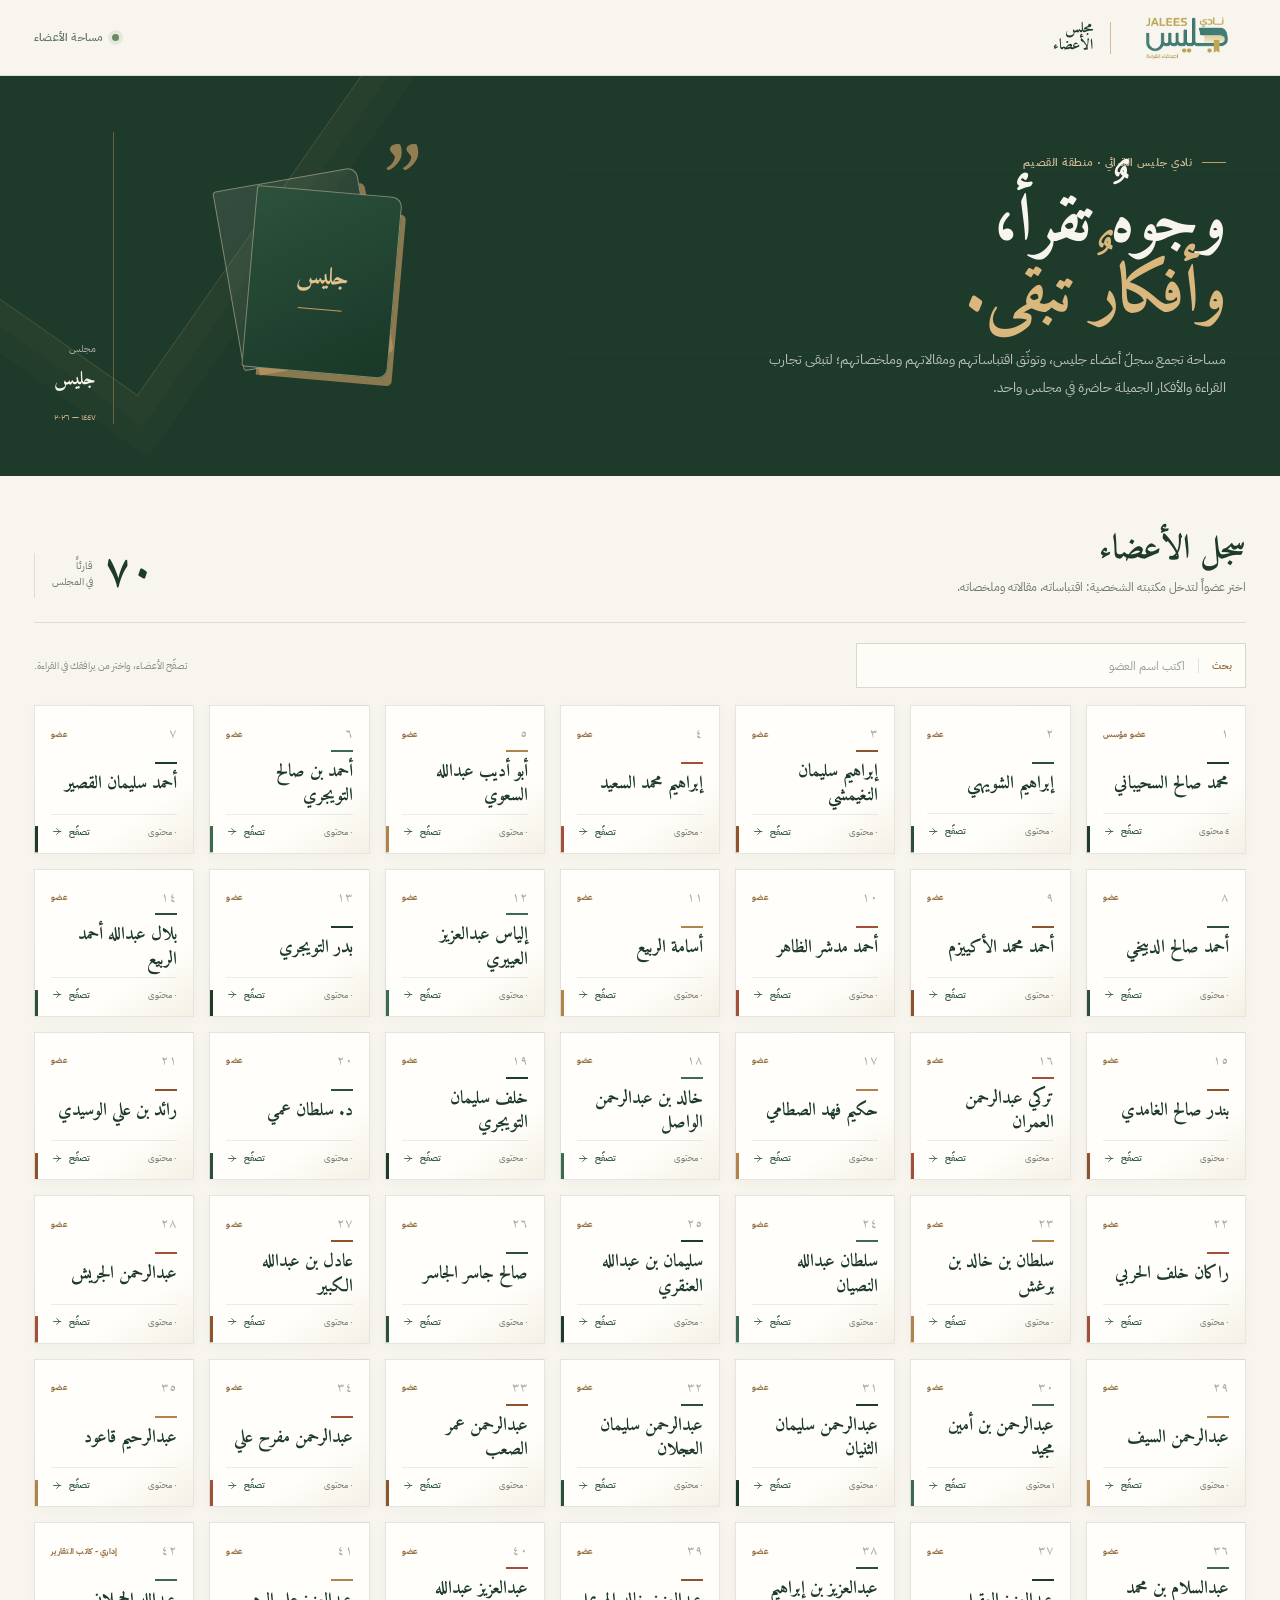
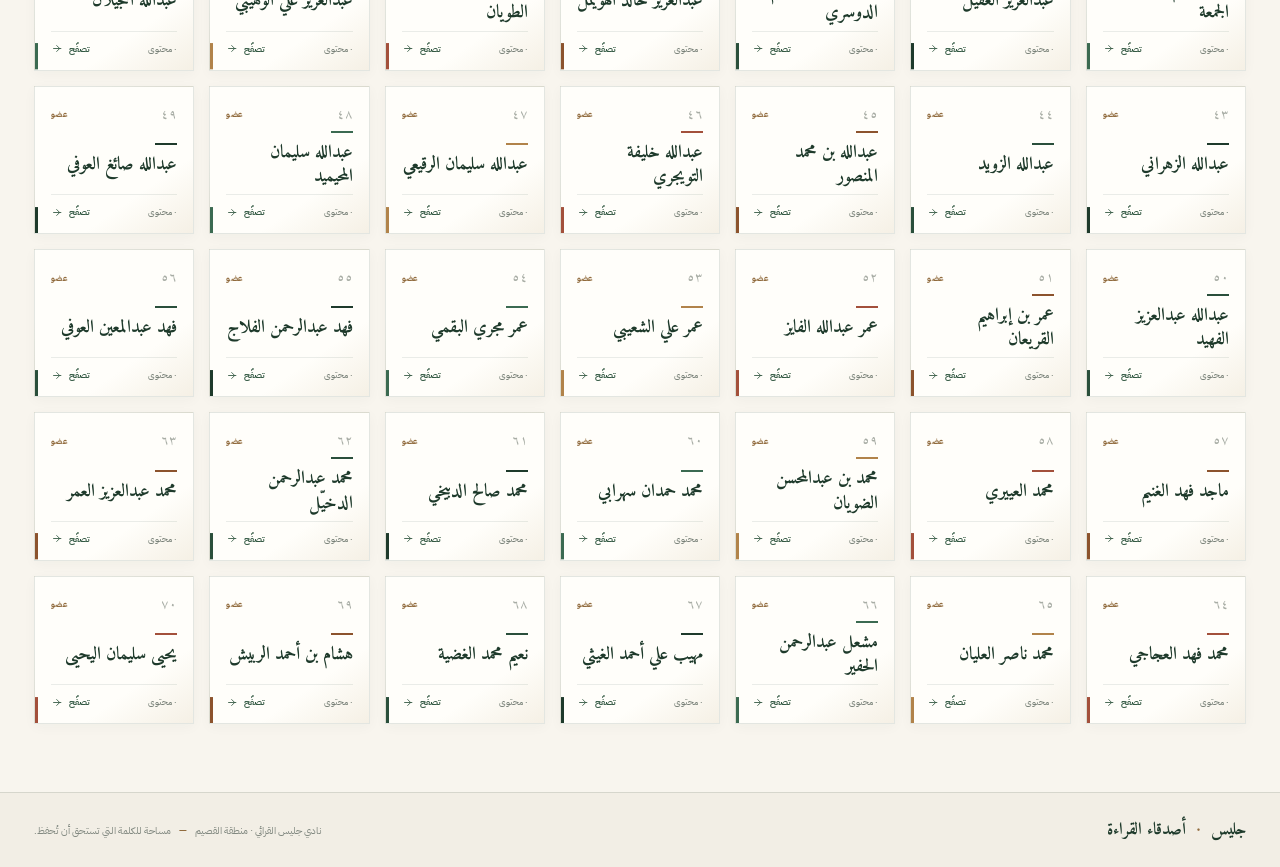
<file: jalees-members/index.html>
﻿<!DOCTYPE html>
<html lang="ar" dir="rtl">
<head>
  <meta charset="UTF-8">
  <meta name="viewport" content="width=device-width, initial-scale=1.0">
  <meta name="theme-color" content="#1E3A2B">
  <title>جليس | مجلس الأعضاء</title>
  <meta name="description" content="مجلس أعضاء نادي جليس القرائي — اقتباسات، مقالات، وملخصات جميع أعضاء النادي · منطقة القصيم">
  <link rel="shortcut icon" href="assets/logo-icon.png" type="image/png">
  <link rel="apple-touch-icon" href="assets/logo-light.png">
  <link rel="manifest" href="manifest.json?v=14">
  <link rel="preconnect" href="https://fonts.googleapis.com">
  <link href="https://fonts.googleapis.com/css2?family=IBM+Plex+Sans+Arabic:wght@300;400;500;600;700;800&family=Amiri:ital,wght@0,400;0,700;1,400&display=swap" rel="stylesheet">
  <link rel="stylesheet" href="design.css?v=14">
</head>
<body>
  <div class="page-shell">

    <!-- رأس الموقع -->
    <header class="site-header">
      <div class="header-wrap">
        <a class="header-brand" href="index.html" aria-label="مجلس أعضاء جليس">
          <img class="header-logo" src="assets/logo.png?v=1" alt="جليس — أصدقاء القراءة">
          <span class="brand-divider" aria-hidden="true"></span>
          <span class="brand-caption">مجلس<br>الأعضاء</span>
        </a>
        <span class="header-note"><span class="status-mark"></span> مساحة الأعضاء</span>
      </div>
    </header>

    <!-- رأس المحتوى -->
    <main>
      <section class="hero" aria-labelledby="page-title">
        <div class="hero-inner">
          <div class="hero-copy">
            <p class="hero-eyebrow"><span></span> نادي جليس القرائي · منطقة القصيم</p>
            <h1 id="page-title">وجوهٌ تقرأ،<br><em>وأفكارٌ تبقى.</em></h1>
            <p class="hero-description">مساحة تجمع سجلّ أعضاء جليس، وتوثّق اقتباساتهم ومقالاتهم وملخصاتهم؛ لتبقى تجارب القراءة والأفكار الجميلة حاضرة في مجلس واحد.</p>

          </div>
          <div class="hero-art" aria-hidden="true">
            <div class="book-stack book-stack-back"></div>
            <div class="book-stack book-stack-front"><span>جليس</span><i></i></div>
            <span class="hero-quote-mark">”</span>
          </div>
          <div class="hero-index" aria-hidden="true">مجلس<br><strong>جليس</strong><span>١٤٤٧ — ٢٠٢٦</span></div>
        </div>
      </section>

      <section class="directory-section" id="members" aria-labelledby="members-title">
        <div class="directory-heading">
          <div>

            <h2 id="members-title">سجل الأعضاء</h2>
            <p class="section-description">اختر عضواً لتدخل مكتبته الشخصية: اقتباساته، مقالاته وملخصاته.</p>
          </div>
          <div class="member-total"><strong id="member-count">—</strong><span>قارئاً<br>في المجلس</span></div>
        </div>

        <div class="directory-tools">
          <label class="search-wrap" for="member-search">
            <span class="search-label">بحث</span>
            <input class="search-input" id="member-search" type="search" placeholder="اكتب اسم العضو" autocomplete="off" aria-label="ابحث باسم العضو">
          </label>
          <p class="directory-hint">تصفّح الأعضاء، واختر من يرافقك في القراءة.</p>
        </div>

    <!-- شبكة الأعضاء -->
        <div class="grid-wrap">
          <div class="members-grid" id="members-grid"></div>
          <div class="empty-state" id="empty-state" hidden>
            <div class="empty-rule"></div>
            <h3>لم نعثر على هذا الاسم</h3>
            <p>جرّب البحث باسم آخر.</p>
          </div>
        </div>
      </section>
    </main>

    <!-- تذييل -->
    <footer class="site-footer">
      <div class="footer-wrap">
        <div class="footer-brand">جليس <span>·</span> أصدقاء القراءة</div>
        <div class="footer-text">نادي جليس القرائي · منطقة القصيم <span>—</span> مساحة للكلمة التي تستحق أن تُحفظ.</div>
      </div>
    </footer>

  </div>

  <script src="data/members.js?v=14" defer></script>
  <script src="script.js?v=14" defer></script>
</body>
</html>
</file>
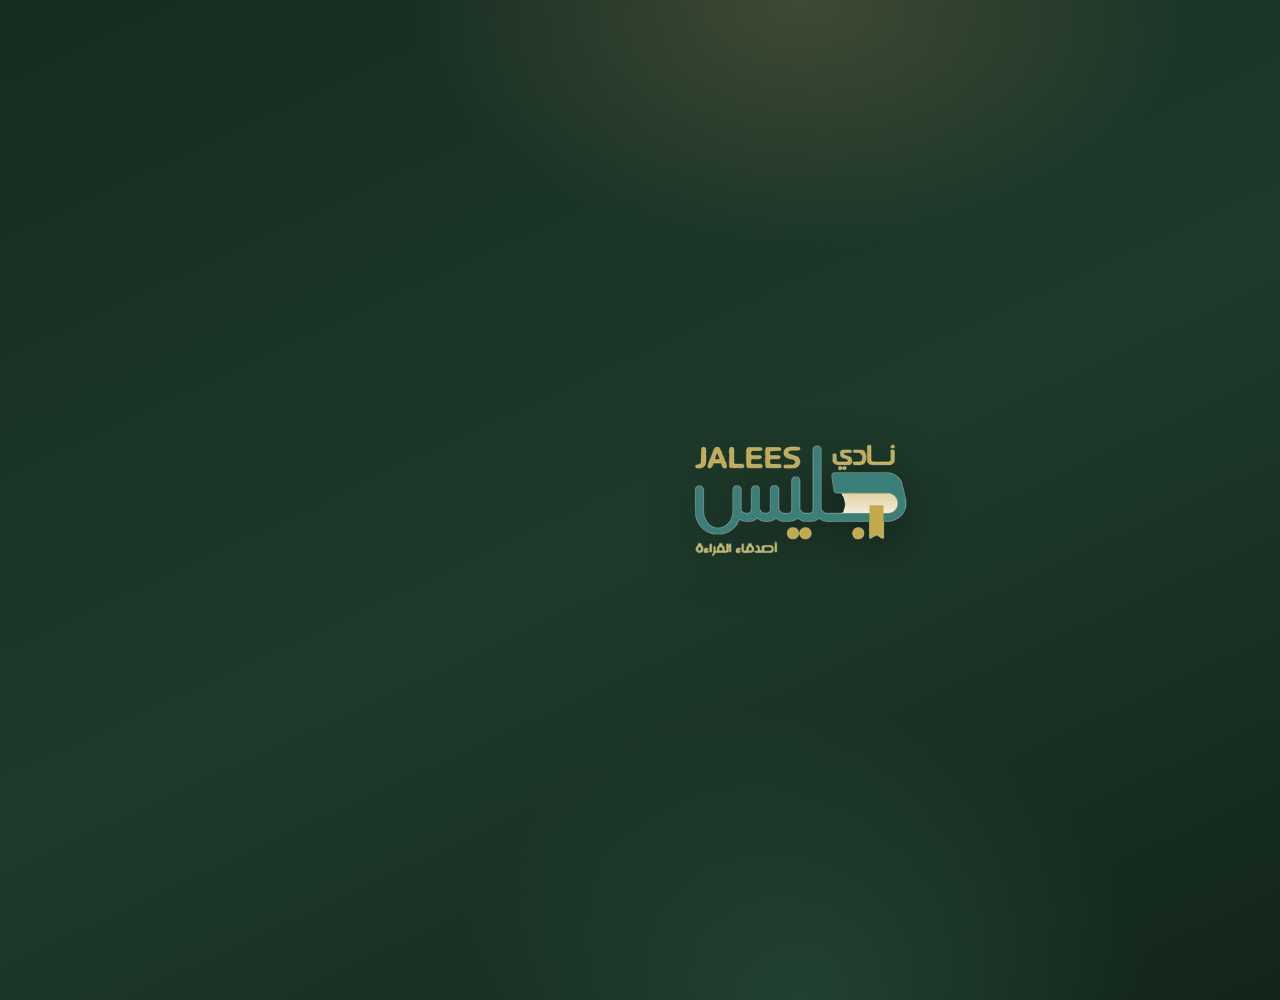
<file: _promo-frame.html>
<!DOCTYPE html>
<html lang="en" dir="ltr">
<head>
<meta charset="UTF-8">
<title>promo frame</title>
<style>
  html, body { margin: 0; padding: 0; background: #101010; }
  iframe { position: absolute; top: 0; left: 0; width: 1600px; height: 1000px; border: 0; }
</style>
</head>
<body>
  <iframe src="_promo.html"></iframe>
</body>
</html>
</file>
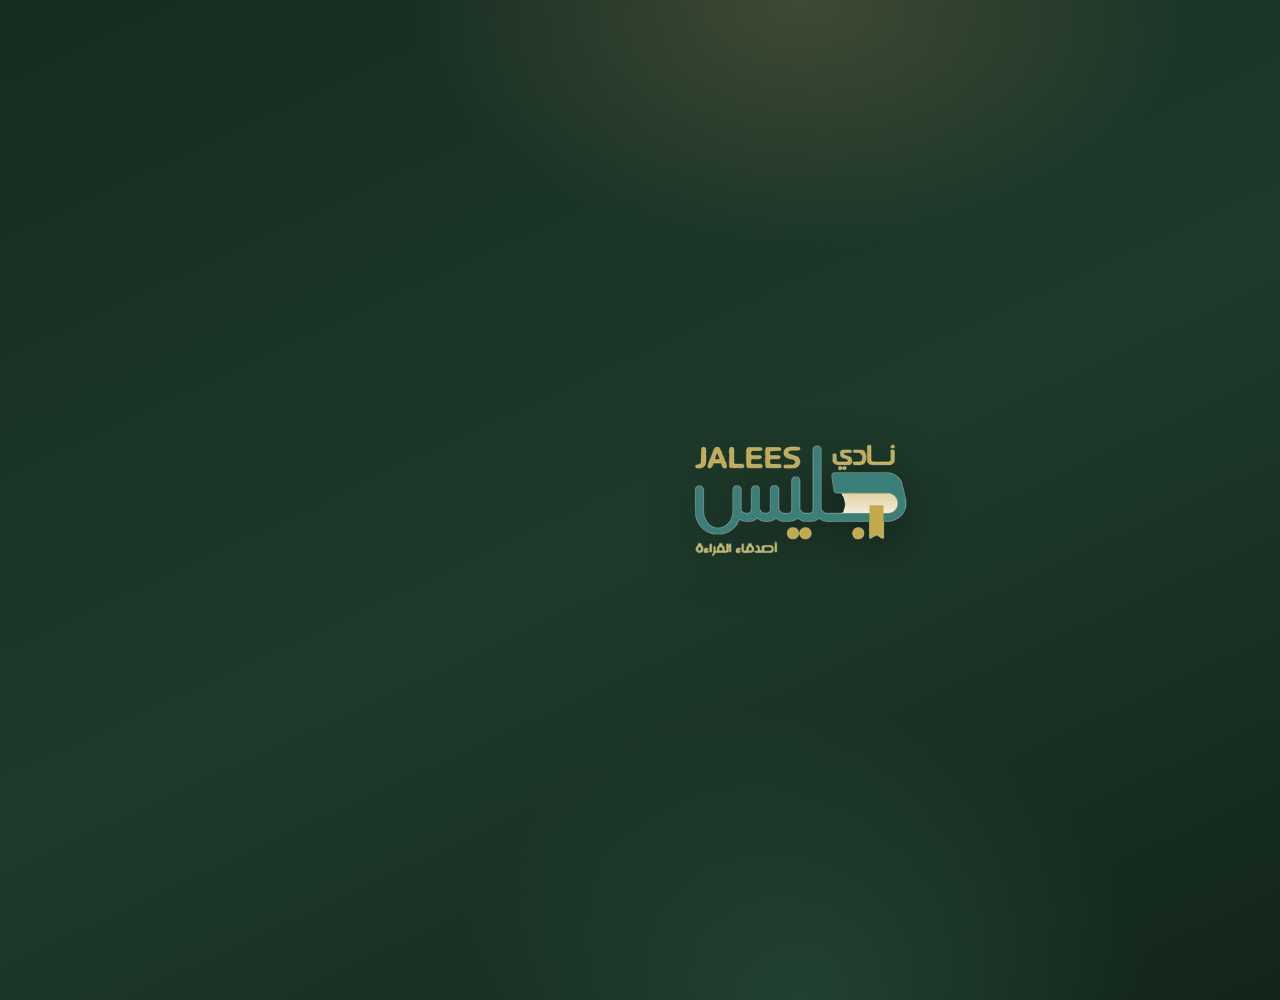
<file: _promo.html>
<!DOCTYPE html>
<html lang="ar" dir="rtl">
<head>
<meta charset="UTF-8">
<title>jalees promo</title>
<style>
  html, body { margin: 0; padding: 0; width: 1600px; height: 1000px; overflow: hidden; background: #0B1711; }
  #stage { position: absolute; inset: 0; width: 1600px; height: 1000px; border: 0; display: block; }
</style>
</head>
<body>
  <iframe id="stage" src="index.html?demo=1"></iframe>
  <script>
    var frame = document.getElementById('stage');
    frame.addEventListener('load', inject);

    function row(rank, name, color, pages) {
      return '' +
        '<div class="board-row is-top">' +
          '<span class="board-rank">' + rank + '</span>' +
          '<span class="board-avatar" style="background:linear-gradient(135deg,' + color + ',#14291D)">' + name.charAt(0) + '</span>' +
          '<div class="board-info"><strong>' + name + '</strong><span>عضو</span></div>' +
          '<div class="board-pages"><strong>' + pages + '</strong><span>صفحة</span></div>' +
        '</div>';
    }

    function inject() {
      var w = frame.contentWindow;
      var d = w.document;
      var rtl = function (v) { return v; };

      try { w.go('home'); } catch (e) {}

      var board = row('١', 'محمد الدبيخي', '#1E3A2B', '٢٤٦') +
                  row('٢', 'خالد الواصل', '#8C532D', '٢١٨') +
                  row('٣', 'مشعل الحفير', '#A3503B', '١٨٤');
      var homeBoard = d.getElementById('home-board');
      if (homeBoard) homeBoard.innerHTML = board;

      d.querySelector('.stage-kicker').textContent = 'إعلان الموقع الجديد · مساحة الأعضاء';
      d.querySelector('.stage-brand h2').innerHTML = 'أطلقنا<br><span>مساحة الأعضاء.</span>';
      d.querySelector('.stage-text').textContent = 'ورد القراءة الأسبوعي، لوحة الأعضاء، الاقتباسات، مكتبة النادي، ومقالات الأعضاء… كل ذلك في مساحة واحدة صُممت بهوية النادي.';
      d.querySelector('.stage-foot').innerHTML = '<span class="stage-url">jallees.vercel.app</span><span class="stage-note">دخول برمز العضوية</span>';

      var list = d.querySelector('.stage-list');
      if (list) {
        list.outerHTML = '' +
          '<div class="stage-board">' +
            '<div class="stage-board-head"><span>أبطال هذا الأسبوع</span><b>أكثر الأعضاء قراءة</b></div>' +
            board +
          '</div>';
      }

      var css = d.createElement('style');
      css.textContent = `
        body { padding: 0 !important; }
        .stage { max-width: 1600px; gap: 96px; padding: 0 120px; box-sizing: border-box; }
        .stage-brand { width: 420px; }
        .stage-brand h2 { font-size: 46px; }
        .stage-text { font-size: 15px; margin: 20px 0 24px; }
        .stage-kicker { font-size: 12px; margin-bottom: 18px; }

        .stage-board { display: grid; gap: 9px; }
        .stage-board-head {
          display: flex; align-items: baseline; justify-content: space-between;
          margin-bottom: 4px; padding-bottom: 9px;
          border-bottom: 1px solid rgba(197, 155, 99, 0.22);
        }
        .stage-board-head span { font-size: 15px; font-weight: 700; color: #F8F5EE; }
        .stage-board-head b { font-size: 10px; font-weight: 500; color: rgba(248, 245, 238, 0.45); letter-spacing: 0.3px; }

        .stage-board .board-row {
          padding: 10px 13px;
          border-radius: 15px;
          background: rgba(248, 245, 238, 0.045);
          border: 1px solid rgba(197, 155, 99, 0.16);
          gap: 11px;
        }
        .stage-board .board-row.is-top .board-rank {
          background: rgba(197, 155, 99, 0.16);
          border: 1px solid rgba(197, 155, 99, 0.32);
          color: #E3C393;
        }
        .stage-board .board-row:first-child { background: rgba(197, 155, 99, 0.09); border-color: rgba(197, 155, 99, 0.34); }
        .stage-board .board-rank { width: 27px; height: 27px; border-radius: 9px; font-size: 12px; }
        .stage-board .board-avatar { width: 36px; height: 36px; font-size: 13px; box-shadow: 0 4px 10px rgba(0, 0, 0, 0.3); }
        .stage-board .board-row:first-child .board-avatar { box-shadow: 0 0 0 2px rgba(197, 155, 99, 0.55); }
        .stage-board .board-info strong { font-size: 14px; color: #F8F5EE; }
        .stage-board .board-info span { font-size: 9.5px; color: rgba(248, 245, 238, 0.42); }
        .stage-board .board-pages strong { font-size: 17px; color: #E3C393; }
        .stage-board .board-pages span { font-size: 9px; color: rgba(248, 245, 238, 0.42); }

        .stage-foot { display: flex; align-items: center; justify-content: space-between; gap: 12px; margin-top: 30px; }
        .stage-url {
          display: inline-flex; align-items: center; gap: 6px;
          padding: 7px 14px; border-radius: 999px;
          border: 1px solid rgba(197, 155, 99, 0.5);
          background: rgba(197, 155, 99, 0.12);
          color: #E3C393; font-size: 13px; font-weight: 600;
          direction: ltr; letter-spacing: 0.4px;
        }
        .stage-note { font-size: 10.5px; color: rgba(248, 245, 238, 0.42); }
      `;
      d.head.appendChild(css);

      document.title = 'READY';
    }
  </script>
</body>
</html>
</file>
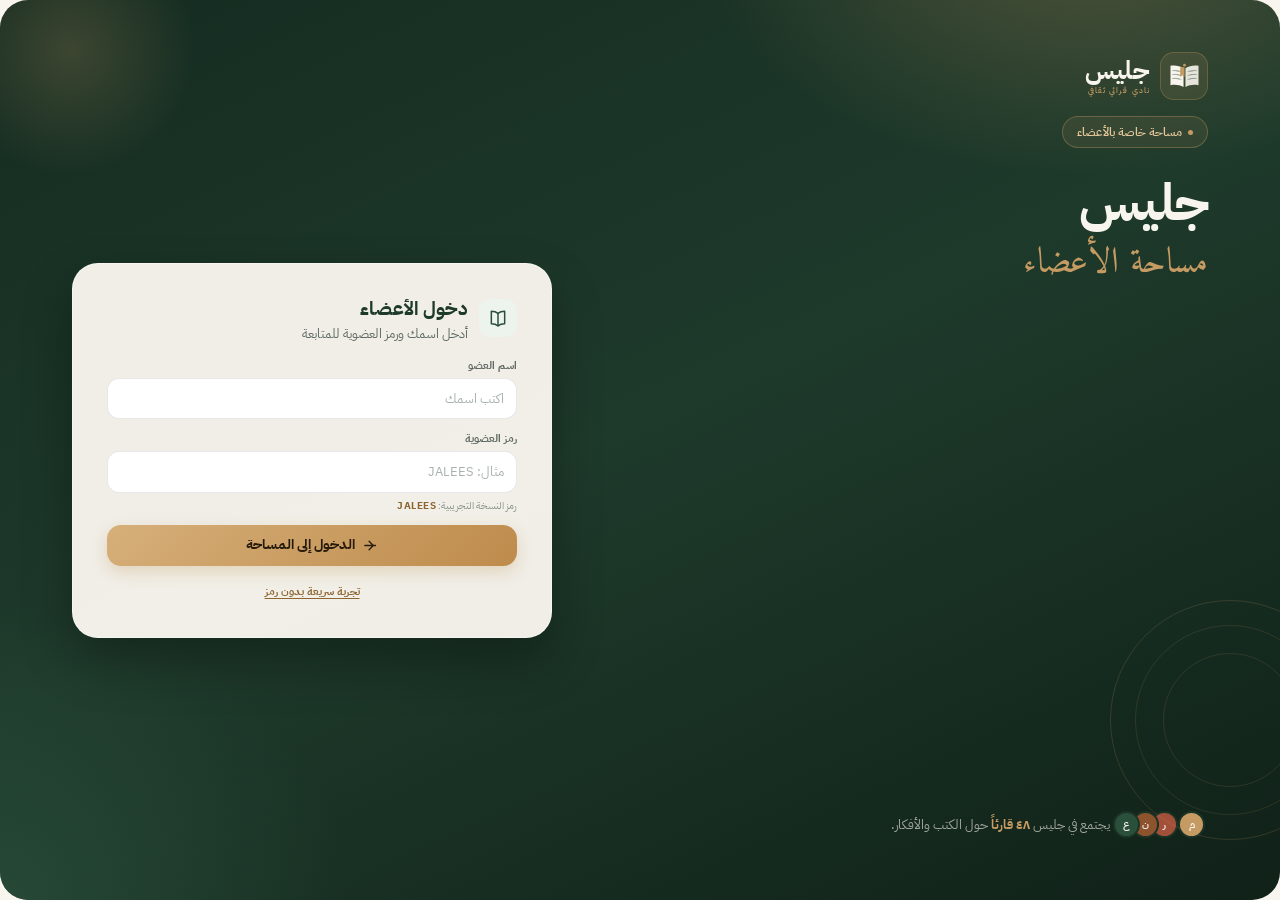
<file: app.html>
<!DOCTYPE html>
<html lang="ar" dir="rtl">
<head>
  <meta charset="UTF-8">
  <meta name="viewport" content="width=device-width, initial-scale=1.0, viewport-fit=cover">
  <title>جليس | أصدقاء القراءة</title>
  <meta name="description" content="مساحة أعضاء نادي جليس القرائي: ورد القراءة الأسبوعي، لوحة القراءات، الاقتباسات، مكتبة النادي، ومقالات الأعضاء.">
  <meta name="theme-color" content="#1E3A2B">
  <link rel="icon" type="image/png" href="assets/images/logo-icon.png">
  <link rel="preconnect" href="https://fonts.googleapis.com">
  <link rel="preconnect" href="https://fonts.gstatic.com" crossorigin>
  <link href="https://fonts.googleapis.com/css2?family=IBM+Plex+Sans+Arabic:wght@300;400;500;600;700;800&family=Amiri:ital,wght@0,400;0,700;1,400&display=swap" rel="stylesheet">
  <link rel="stylesheet" href="app.css">
</head>
<body>

  <svg class="sprite" xmlns="http://www.w3.org/2000/svg" aria-hidden="true">
    <symbol id="i-home" viewBox="0 0 24 24"><path d="M3 10.5 12 3l9 7.5V20a1 1 0 0 1-1 1h-5v-6.5H9V21H4a1 1 0 0 1-1-1z"/></symbol>
    <symbol id="i-book" viewBox="0 0 24 24"><path d="M12 6.5C10 4.8 7.5 4 4 4v15c3.5 0 6 .8 8 2.5 2-1.7 4.5-2.5 8-2.5V4c-3.5 0-6 .8-8 2.5Z"/><path d="M12 6.5V21"/></symbol>
    <symbol id="i-quote" viewBox="0 0 24 24"><path d="M9.5 7C6.5 8.3 5 10.8 5 14.5V17h5v-5H7.8c0-1.9.7-3.2 2.2-4.1zM19 7c-3 1.3-4.5 3.8-4.5 7.5V17h5v-5h-2.2c0-1.9.7-3.2 2.2-4.1z"/></symbol>
    <symbol id="i-library" viewBox="0 0 24 24"><path d="M4 4h5v17H4zM11 4h4v17h-4zM18.5 4.5 21.5 20l-3.2.7L15.3 5.2z"/></symbol>
    <symbol id="i-article" viewBox="0 0 24 24"><path d="M14 3H6a1 1 0 0 0-1 1v16a1 1 0 0 0 1 1h12a1 1 0 0 0 1-1V8z"/><path d="M14 3v5h5M8 12h8M8 16h8M8 8h3"/></symbol>
    <symbol id="i-user" viewBox="0 0 24 24"><circle cx="12" cy="8" r="3.5"/><path d="M5 21c0-3.6 3.1-6 7-6s7 2.4 7 6"/></symbol>
    <symbol id="i-bell" viewBox="0 0 24 24"><path d="M18 9a6 6 0 1 0-12 0c0 5-2 6-2 6h16s-2-1-2-6"/><path d="M10.5 20a2 2 0 0 0 3 0"/></symbol>
    <symbol id="i-flame" viewBox="0 0 24 24"><path d="M12 22c4 0 6.5-2.6 6.5-6.2 0-2.6-1.5-4.6-3.3-6.4-.6 1.2-1.4 2-2.4 2.3.3-2.7-.8-5.5-3.3-7.7.2 3.4-1.6 4.6-3.1 6.6-1 1.4-1.4 2.8-1.4 4.4C5.5 19.2 8 22 12 22Z"/></symbol>
    <symbol id="i-clock" viewBox="0 0 24 24"><circle cx="12" cy="12" r="8.5"/><path d="M12 7.5V12l3 2"/></symbol>
    <symbol id="i-target" viewBox="0 0 24 24"><circle cx="12" cy="12" r="8.5"/><circle cx="12" cy="12" r="4.5"/><circle cx="12" cy="12" r="1"/></symbol>
    <symbol id="i-plus" viewBox="0 0 24 24"><path d="M12 5v14M5 12h14"/></symbol>
    <symbol id="i-heart" viewBox="0 0 24 24"><path d="M12 20s-7-4.4-7-9.4A4.1 4.1 0 0 1 12 7a4.1 4.1 0 0 1 7 3.6c0 5-7 9.4-7 9.4Z"/></symbol>
    <symbol id="i-bookmark" viewBox="0 0 24 24"><path d="M6 4h12v17l-6-4-6 4z"/></symbol>
    <symbol id="i-share" viewBox="0 0 24 24"><circle cx="18" cy="5" r="2.5"/><circle cx="6" cy="12" r="2.5"/><circle cx="18" cy="19" r="2.5"/><path d="m8.2 10.8 7.6-4.4M8.2 13.2l7.6 4.4"/></symbol>
    <symbol id="i-search" viewBox="0 0 24 24"><circle cx="11" cy="11" r="6.5"/><path d="m16 16 4.5 4.5"/></symbol>
    <symbol id="i-close" viewBox="0 0 24 24"><path d="M6 6l12 12M18 6 6 18"/></symbol>
    <symbol id="i-check" viewBox="0 0 24 24"><path d="m5 12.5 4.5 4.5L19 7.5"/></symbol>
    <symbol id="i-trophy" viewBox="0 0 24 24"><path d="M8 4h8v5a4 4 0 0 1-8 0zM8 6H5v1a3 3 0 0 0 3 3M16 6h3v1a3 3 0 0 1-3 3M12 13v4M8.5 21h7M10 17h4"/></symbol>
    <symbol id="i-sparkles" viewBox="0 0 24 24"><path d="M12 3l1.6 4.4L18 9l-4.4 1.6L12 15l-1.6-4.4L6 9l4.4-1.6zM18.5 15.5l.8 2.2 2.2.8-2.2.8-.8 2.2-.8-2.2-2.2-.8 2.2-.8z"/></symbol>
    <symbol id="i-chevron-left" viewBox="0 0 24 24"><path d="M15 5l-7 7 7 7"/></symbol>
    <symbol id="i-chevron-down" viewBox="0 0 24 24"><path d="m6 9 6 6 6-6"/></symbol>
    <symbol id="i-calendar" viewBox="0 0 24 24"><rect x="3.5" y="5" width="17" height="16" rx="2"/><path d="M8 3v4M16 3v4M3.5 10h17"/></symbol>
    <symbol id="i-pin" viewBox="0 0 24 24"><path d="M12 21s-6-5.5-6-10a6 6 0 1 1 12 0c0 4.5-6 10-6 10Z"/><circle cx="12" cy="11" r="2.2"/></symbol>
    <symbol id="i-logout" viewBox="0 0 24 24"><path d="M14 4h4a1 1 0 0 1 1 1v14a1 1 0 0 1-1 1h-4M9 8l-4 4 4 4M5 12h10"/></symbol>
    <symbol id="i-edit" viewBox="0 0 24 24"><path d="M4 20h4L20 8l-4-4L4 16z"/><path d="m14 6 4 4"/></symbol>
    <symbol id="i-trash" viewBox="0 0 24 24"><path d="M4 7h16M9 7V4h6v3M6 7l1 14h10l1-14M10 11v6M14 11v6"/></symbol>
    <symbol id="i-star" viewBox="0 0 24 24"><path d="m12 3 2.8 5.7 6.2.9-4.5 4.4 1 6.2-5.5-3-5.5 3 1-6.2L3 9.6l6.2-.9z"/></symbol>
    <symbol id="i-arrow-right" viewBox="0 0 24 24"><path d="M4 12h15M10 6l6 6-6 6"/></symbol>
    <symbol id="i-users" viewBox="0 0 24 24"><circle cx="9" cy="8" r="3"/><path d="M3 20c0-3 2.7-5 6-5s6 2 6 5"/><path d="M16 5.5a3 3 0 0 1 0 5.8M18 15c2 .6 3 2.2 3 4.5"/></symbol>
    <symbol id="i-info" viewBox="0 0 24 24"><circle cx="12" cy="12" r="9"/><path d="M12 11v6M12 7.5v.5"/></symbol>
    <symbol id="i-books" viewBox="0 0 24 24"><path d="M4 5h4v14H4zM10 4h4v15h-4zM16 6l3.5-1 3 15-3.5 1z"/></symbol>
    <symbol id="i-emblem" viewBox="0 0 64 58"><path d="M30 52V13C22 8 12 6 3 8v40c9-2 19-1 27 4Z" fill="currentColor"/><path d="M34 52V13c8-5 18-7 27-5v40c-9-2-19-1-27 4Z" fill="currentColor" opacity=".9"/><path d="M7 18c7-1 13 0 18 2M7 26c7-1 13 0 18 2M7 34c7-1 13 0 18 2M57 18c-7-1-13 0-18 2M57 26c-7-1-13 0-18 2M57 34c-7-1-13 0-18 2" stroke="#1E3A2B" stroke-width="1.3" stroke-linecap="round" opacity=".45"/><path d="M32 11v20l-4.5-3.5L23 31V11Z" fill="#C59B63"/><circle cx="32" cy="6.5" r="2.8" fill="#C59B63"/></symbol>
    <symbol id="i-send" viewBox="0 0 24 24"><path d="m21 3-7 18-4-8-8-4z"/><path d="M21 3 10 13"/></symbol>
  </svg>

  <div class="stage">
    <aside class="stage-brand" aria-hidden="true">
      <div class="brand-lockup brand-lockup-lg">
        <span class="brand-emblem"><svg><use href="#i-emblem"/></svg></span>
        <span class="brand-lockup-text"><strong>جليس</strong><small>نادي قرائي ثقافي</small></span>
      </div>
      <p class="stage-kicker">مساحة الأعضاء · نسخة التجارب</p>
      <h2>حيث تصير<br><span>القراءة مجلساً.</span></h2>
      <p class="stage-text">ورد القراءة الأسبوعي، لوحة الأعضاء، الاقتباسات، مكتبة النادي، ومقالات الأعضاء… كل ذلك في مساحة واحدة، صُممت بهوية النادي.</p>
      <ul class="stage-list">
        <li><span>٠١</span> سجّل وردك الأسبوعي وتابع تقدمك</li>
        <li><span>٠٢</span> شارك اقتباساً من هامش كتابك</li>
        <li><span>٠٣</span> استعر من مكتبة النادي وأدر مكتبتك</li>
        <li><span>٠٤</span> اقرأ ما يكتبه أعضاء جليس</li>
      </ul>
      <p class="stage-foot">نادي جليس القرائي · منطقة القصيم</p>
    </aside>

    <div class="phone">
      <div class="phone-notch" aria-hidden="true"><span></span></div>
      <div class="app" id="app">

        <!-- ========== بوابة الأعضاء ========== -->
        <section class="gate" id="gate" aria-labelledby="gate-title">
          <div class="gate-glow" aria-hidden="true"></div>
          <div class="gate-ornament" aria-hidden="true"></div>
          <header class="gate-head">
            <div class="brand-lockup brand-lockup-gate">
              <span class="brand-emblem"><svg><use href="#i-emblem"/></svg></span>
              <span class="brand-lockup-text"><strong>جليس</strong><small>نادي قرائي ثقافي</small></span>
            </div>
            <span class="gate-badge"><i></i> مساحة خاصة بالأعضاء</span>
          </header>

          <div class="gate-body">
            <p class="gate-salaam">أهلاً بك في مجلسك القرائي</p>
            <h1 id="gate-title">جليس<br><span>مساحة الأعضاء</span></h1>
            <p class="gate-sub">هنا نتابع وردنا، نتبادل اقتباساتنا، ونكتب عن الكتب التي تسكنّا.</p>

            <form class="gate-card" id="login-form" novalidate>
              <div class="gate-card-head">
                <span class="gate-card-icon"><svg class="ic"><use href="#i-book"/></svg></span>
                <div>
                  <h2>دخول الأعضاء</h2>
                  <p>أدخل اسمك ورمز العضوية للمتابعة</p>
                </div>
              </div>
              <div class="field">
                <label for="login-name">اسم العضو</label>
                <input class="input" id="login-name" name="name" type="text" autocomplete="name" placeholder="اكتب اسمك" required>
              </div>
              <div class="field">
                <label for="login-code">رمز العضوية</label>
                <input class="input" id="login-code" name="code" type="text" autocomplete="off" placeholder="مثال: JALEES" required>
                <p class="field-hint">رمز النسخة التجريبية: <strong>JALEES</strong></p>
              </div>
              <p class="form-error" id="login-error" role="alert" hidden></p>
              <button class="btn btn-gold btn-block" type="submit">
                <svg class="ic"><use href="#i-arrow-right"/></svg>
                الدخول إلى المساحة
              </button>
              <button class="gate-demo" type="button" id="demo-login">تجربة سريعة بدون رمز</button>
            </form>

            <div class="gate-proof">
              <div class="avatar-stack" aria-hidden="true">
                <span style="background:#2A4F3B">ع</span>
                <span style="background:#8C532D">ن</span>
                <span style="background:#A3503B">ر</span>
                <span style="background:#C59B63">م</span>
              </div>
              <p>يجتمع في جليس <strong>٤٨ قارئاً</strong> حول الكتب والأفكار.</p>
            </div>
          </div>
          <p class="gate-foot">نادي جليس القرائي · منطقة القصيم</p>
        </section>

        <!-- ========== هيكل التطبيق ========== -->
        <div class="shell" id="shell" hidden>
          <div class="status-bar" aria-hidden="true">
            <span class="status-time">٩:٤١</span>
            <span class="status-icons">
              <i class="sig"><b></b><b></b><b></b><b></b></i>
              <i class="wifi"></i>
              <i class="battery"><b></b></i>
            </span>
          </div>

          <header class="app-header">
            <button class="brand" type="button" data-action="go-home" aria-label="الرئيسية">
              <span class="brand-mark"><span class="brand-emblem"><svg><use href="#i-emblem"/></svg></span></span>
              <span class="brand-text"><strong>جليس</strong><small>مساحة الأعضاء</small></span>
            </button>
            <div class="header-actions">
              <button class="icon-btn" type="button" data-action="notifications" aria-label="التنبيهات">
                <svg class="ic"><use href="#i-bell"/></svg>
                <span class="notif-dot"></span>
              </button>
              <button class="avatar-btn" type="button" id="header-avatar" data-action="open-profile" aria-label="ملفي الشخصي">م</button>
            </div>
          </header>

          <main class="app-main" id="app-main">

            <!-- ========== الرئيسية ========== -->
            <section class="screen active" data-screen="home" id="screen-home">
              <div class="greeting">
                <p class="date-label" id="today-label"></p>
                <h1>أهلاً بك، <span id="home-first-name">مشعل</span></h1>
                <p class="greeting-sub">أي كتاب بين يديك اليوم؟</p>
              </div>

              <div class="home-actions">
                <button class="btn btn-gold" type="button" data-action="go-log">
                  <svg class="ic"><use href="#i-plus"/></svg> سجّل قراءتك
                </button>
                <button class="btn btn-on-dark" type="button" data-action="open-quote">
                  <svg class="ic"><use href="#i-quote"/></svg> اقتبس
                </button>
              </div>

              <div class="sec-head">
                <div><h3>لوحة الأسبوع</h3><p>أكثر الأعضاء قراءة</p></div>
                <button class="link-btn" type="button" data-action="go-board">الكل <svg class="ic"><use href="#i-chevron-left"/></svg></button>
              </div>
              <div class="home-board" id="home-board"></div>

              <article class="meeting-card">
                <div class="meeting-date"><strong>١٦</strong><span>ربيع أول</span></div>
                <div class="meeting-body">
                  <span class="chip chip-soft">جلسة الأسبوع</span>
                  <h4>مناقشة كتاب: ابني حبيبي</h4>
                  <p><svg class="ic"><use href="#i-calendar"/></svg> الثلاثاء القادم · ٨:٠٠ م</p>
                  <p><svg class="ic"><use href="#i-pin"/></svg> جمعية التنمية الأهلية بالمريداسية</p>
                  <div class="meeting-foot">
                    <span class="meeting-people" id="meeting-attendees">—</span>
                    <button class="btn btn-sm btn-primary" type="button" data-action="meeting">التفاصيل والحضور</button>
                  </div>
                </div>
              </article>

              <div class="sec-head">
                <div><h3>اقتباس اليوم</h3><p>من هامش كتب الأعضاء</p></div>
                <button class="link-btn" type="button" data-action="go-quotes">المزيد <svg class="ic"><use href="#i-chevron-left"/></svg></button>
              </div>
              <article class="daily-quote" id="home-quote"></article>

              <div class="sec-head">
                <div><h3>من مكتبة النادي</h3><p>مختارات جليس لهذا الشهر</p></div>
                <button class="link-btn" type="button" data-action="go-library">المكتبة <svg class="ic"><use href="#i-chevron-left"/></svg></button>
              </div>
              <div class="book-rail" id="home-books"></div>

              <div class="sec-head">
                <div><h3>قلم هذا الأسبوع</h3><p>من مقالات الأعضاء</p></div>
                <button class="link-btn" type="button" data-action="go-articles">المقالات <svg class="ic"><use href="#i-chevron-left"/></svg></button>
              </div>
              <article class="home-article" id="home-article"></article>
            </section>
            <!-- ========== القراءات ========== -->
            <section class="screen" data-screen="readings" id="screen-readings">
              <div class="screen-head">
                <div><span class="eyebrow">وردك اليومي</span><h1>القراءات</h1></div>
                <span class="week-badge" id="readings-week-badge">—</span>
              </div>

              <div class="segmented" id="readings-seg" role="tablist" aria-label="القراءات">
                <button class="active" type="button" data-seg="pane-log" role="tab" aria-selected="true">سجلي</button>
                <button type="button" data-seg="pane-board" role="tab" aria-selected="false">لوحة الأعضاء</button>
              </div>

              <div class="pane active" id="pane-log">
                <div class="mini-stats" id="log-stats"></div>

                <form class="card form-card" id="log-form" novalidate>
                  <div class="form-head">
                    <span class="form-icon"><svg class="ic"><use href="#i-plus"/></svg></span>
                    <div><h3>سجّل قراءتك</h3><p>كم صفحة أضفت اليوم؟</p></div>
                  </div>
                  <div class="field">
                    <label for="log-book">الكتاب <span class="label-opt">اختياري</span></label>
                    <input class="input" id="log-book" type="text" list="log-book-list" maxlength="80" placeholder="اكتب عنوان الكتاب…" autocomplete="off">
                    <datalist id="log-book-list"></datalist>
                  </div>
                  <div class="field">
                    <label for="log-pages">الصفحات</label>
                    <input class="input" id="log-pages" type="number" min="1" max="2000" inputmode="numeric" placeholder="٢٠" required>
                  </div>
                  <div class="field">
                    <span class="field-label">التاريخ والوقت</span>
                    <div class="auto-stamp">
                      <svg class="ic"><use href="#i-calendar"/></svg>
                      <span id="log-stamp-date">—</span>
                      <i class="auto-stamp-dot" aria-hidden="true"></i>
                      <svg class="ic"><use href="#i-clock"/></svg>
                      <span id="log-stamp-time">—</span>
                      <span class="auto-badge">تلقائي</span>
                    </div>
                  </div>
                  <div class="field">
                    <label for="log-note">خاطرة (اختياري)</label>
                    <textarea class="input" id="log-note" rows="2" maxlength="180" placeholder="ما الفكرة التي توقفت عندها؟"></textarea>
                  </div>
                  <button class="btn btn-primary btn-block" type="submit">
                    <svg class="ic"><use href="#i-check"/></svg> أضف إلى سجل قراءتي
                  </button>
                </form>

                <article class="card chart-card">
                  <div class="card-head"><h3>إيقاع الأسبوع</h3><span class="muted sm">صفحات / يوم</span></div>
                  <div class="chart" id="week-chart"></div>
                </article>

                <div class="sec-head">
                  <div><h3>سجل هذا الأسبوع</h3><p id="entries-count">—</p></div>
                </div>
                <div class="entries" id="entries-list"></div>
              </div>

              <div class="pane" id="pane-board" hidden>
                <div class="board-hero">
                  <div class="board-copy">
                    <span class="eyebrow light">لوحة قراءات الأسبوع</span>
                    <h2>من يقرأ أكثر هذا الأسبوع؟</h2>
                    <p>القراءة ليست سباقاً… لكنها أجمل منافسة.</p>
                  </div>
                  <div class="board-total"><strong id="board-total">٠</strong><span>صفحة جماعية</span></div>
                </div>

                <div class="segmented segmented-sm" id="period-seg">
                  <button class="active" type="button" data-period="week">هذا الأسبوع</button>
                  <button type="button" data-period="last">الأسبوع الماضي</button>
                </div>

                <div class="podium" id="board-podium"></div>
                <div class="board-list" id="board-list"></div>

                <article class="card club-goal">
                  <div class="card-head"><h3>هدف النادي</h3><span id="club-goal-label">—</span></div>
                  <div class="progress"><span id="club-goal-bar"></span></div>
                  <p class="muted sm" id="club-goal-note"></p>
                </article>
              </div>
            </section>

            <!-- ========== الاقتباسات ========== -->
            <section class="screen" data-screen="quotes" id="screen-quotes">
              <div class="screen-head">
                <div><span class="eyebrow">من هامش الكتب</span><h1>الاقتباسات</h1></div>
                <button class="btn btn-sm btn-primary" type="button" data-action="open-quote">
                  <svg class="ic"><use href="#i-plus"/></svg> اقتبس
                </button>
              </div>

              <article class="quote-promo" data-action="open-quote" role="button" tabindex="0">
                <span class="quote-promo-mark">”</span>
                <p>اقتباس واحد قد يغيّر طريقة قراءتنا لكتاب كامل.</p>
                <span class="quote-promo-link">شارك ما ألهمك <svg class="ic"><use href="#i-arrow-right"/></svg></span>
              </article>

              <div class="chips-row" id="quote-filters">
                <button class="chip-filter active" type="button" data-qfilter="all">الكل</button>
                <button class="chip-filter" type="button" data-qfilter="mine">اقتباساتي</button>
                <button class="chip-filter" type="button" data-qfilter="saved">المحفوظة</button>
              </div>

              <div class="quotes-feed" id="quotes-feed"></div>
            </section>
            <!-- ========== المكتبة ========== -->
            <section class="screen" data-screen="library" id="screen-library">
              <div class="screen-head">
                <div><span class="eyebrow">ورفوف جليس</span><h1>المكتبة</h1></div>
                <button class="icon-btn" type="button" data-action="focus-search" aria-label="بحث">
                  <svg class="ic"><use href="#i-search"/></svg>
                </button>
              </div>

              <div class="segmented" id="library-seg" role="tablist" aria-label="المكتبة">
                <button class="active" type="button" data-lseg="pane-club" role="tab" aria-selected="true">مكتبة النادي</button>
                <button type="button" data-lseg="pane-mine" role="tab" aria-selected="false">مكتبتي</button>
              </div>

              <div class="pane active" id="pane-club">
                <div class="search-box">
                  <svg class="ic"><use href="#i-search"/></svg>
                  <input id="club-search" type="search" placeholder="ابحث عن كتاب أو مؤلف…" autocomplete="off" aria-label="ابحث في مكتبة النادي">
                </div>
                <div class="chips-row wrap" id="category-chips"></div>
                <div class="sec-head">
                  <div><h3 id="library-count-label">كتب النادي</h3><p>متاحة للاستعارة من مقر النادي</p></div>
                </div>
                <div class="book-grid" id="club-books"></div>
              </div>

              <div class="pane" id="pane-mine" hidden>
                <div class="reading-summary" id="my-summary"></div>
                <div class="chips-row" id="my-filters">
                  <button class="chip-filter active" type="button" data-mfilter="reading">أقرأ الآن</button>
                  <button class="chip-filter" type="button" data-mfilter="want">أريد قراءتها</button>
                  <button class="chip-filter" type="button" data-mfilter="finished">أنهيتها</button>
                </div>
                <div class="my-books" id="my-books"></div>
              </div>
            </section>

            <!-- ========== المقالات ========== -->
            <section class="screen" data-screen="articles" id="screen-articles">
              <div class="screen-head">
                <div><span class="eyebrow">أقلام الأعضاء</span><h1>المقالات</h1></div>
                <button class="btn btn-sm btn-primary" type="button" data-action="open-article-compose">
                  <svg class="ic"><use href="#i-edit"/></svg> اكتب
                </button>
              </div>

              <article class="featured-article" id="featured-article"></article>

              <div class="sec-head">
                <div><h3>أحدث المقالات</h3><p>تجارب وقراءات من أعضاء جليس</p></div>
              </div>
              <div class="articles-list" id="articles-list"></div>
            </section>

            <!-- ========== الملف الشخصي ========== -->
            <section class="screen profile-screen" data-screen="profile" id="screen-profile">
              <div class="profile-top">
                <button class="icon-btn light" type="button" data-action="profile-back" aria-label="رجوع">
                  <svg class="ic"><use href="#i-arrow-right"/></svg>
                </button>
                <span>ملفي الشخصي</span>
                <button class="icon-btn light" type="button" data-action="edit-name" aria-label="تعديل الاسم">
                  <svg class="ic"><use href="#i-edit"/></svg>
                </button>
              </div>

              <div class="profile-hero">
                <div class="profile-pattern" aria-hidden="true"></div>
                <div class="profile-avatar" id="profile-avatar">م</div>
                <h2 id="profile-name">مشعل الحفير</h2>
                <p id="profile-role">عضو مؤسس · منذ ٢٠٢٤</p>
                <div class="profile-badges" id="profile-badges"></div>
              </div>

              <div class="profile-stats" id="profile-stats"></div>

              <article class="card goal-card">
                <div class="card-head"><h3>هدف القراءة الأسبوعي</h3><span class="muted sm">صفحة</span></div>
                <p class="muted sm">اختر ورداً يناسب إيقاعك… ونحن نتابع معك.</p>
                <form class="goal-form" id="goal-form">
                  <input type="range" id="goal-range" min="50" max="500" step="10" aria-label="هدف القراءة الأسبوعي">
                  <output id="goal-output">٢٠٠</output>
                  <button class="btn btn-primary btn-sm" type="submit">حفظ</button>
                </form>
              </article>

              <div class="card settings-card">
                <label class="switch-row">
                  <span class="switch-label"><svg class="ic"><use href="#i-bell"/></svg> تذكير ورد القراءة</span>
                  <input type="checkbox" id="notif-toggle">
                  <span class="switch" aria-hidden="true"></span>
                </label>
                <button class="switch-row as-btn" type="button" data-action="reset-demo">
                  <span class="switch-label"><svg class="ic"><use href="#i-info"/></svg> إعادة تعيين بيانات التجربة</span>
                  <svg class="ic chev"><use href="#i-chevron-left"/></svg>
                </button>
                <button class="switch-row as-btn danger" type="button" data-action="logout">
                  <span class="switch-label"><svg class="ic"><use href="#i-logout"/></svg> تسجيل الخروج</span>
                  <svg class="ic chev"><use href="#i-chevron-left"/></svg>
                </button>
              </div>

              <p class="profile-foot">نادي جليس القرائي · منطقة القصيم<br>لأن القراءة تجمعنا</p>
            </section>

          </main>

          <!-- ========== شريط التنقل السفلي ========== -->
          <nav class="tabbar" aria-label="التنقل الرئيسي">
            <button class="tab active" type="button" data-nav="home" aria-current="page">
              <svg class="ic"><use href="#i-home"/></svg><span>الرئيسية</span>
            </button>
            <button class="tab" type="button" data-nav="readings">
              <svg class="ic"><use href="#i-book"/></svg><span>القراءات</span>
            </button>
            <button class="tab" type="button" data-nav="quotes">
              <svg class="ic"><use href="#i-quote"/></svg><span>الاقتباسات</span>
            </button>
            <button class="tab" type="button" data-nav="library">
              <svg class="ic"><use href="#i-library"/></svg><span>المكتبة</span>
            </button>
            <button class="tab" type="button" data-nav="articles">
              <svg class="ic"><use href="#i-article"/></svg><span>المقالات</span>
            </button>
          </nav>
        </div>

        <!-- ========== النوافذ السفلية والتنبيهات ========== -->
        <div class="sheet-root" id="sheet-root" hidden></div>
        <div class="toast" id="toast" role="status" aria-live="polite"></div>
        <div class="confetti-layer" id="confetti" aria-hidden="true"></div>

      </div>
    </div>
  </div>

  <noscript>
    <div class="noscript">هذه المساحة تحتاج تفعيل جافاسكريبت في المتصفح.</div>
  </noscript>

  <script src="app.js"></script>
</body>
</html>
</file>
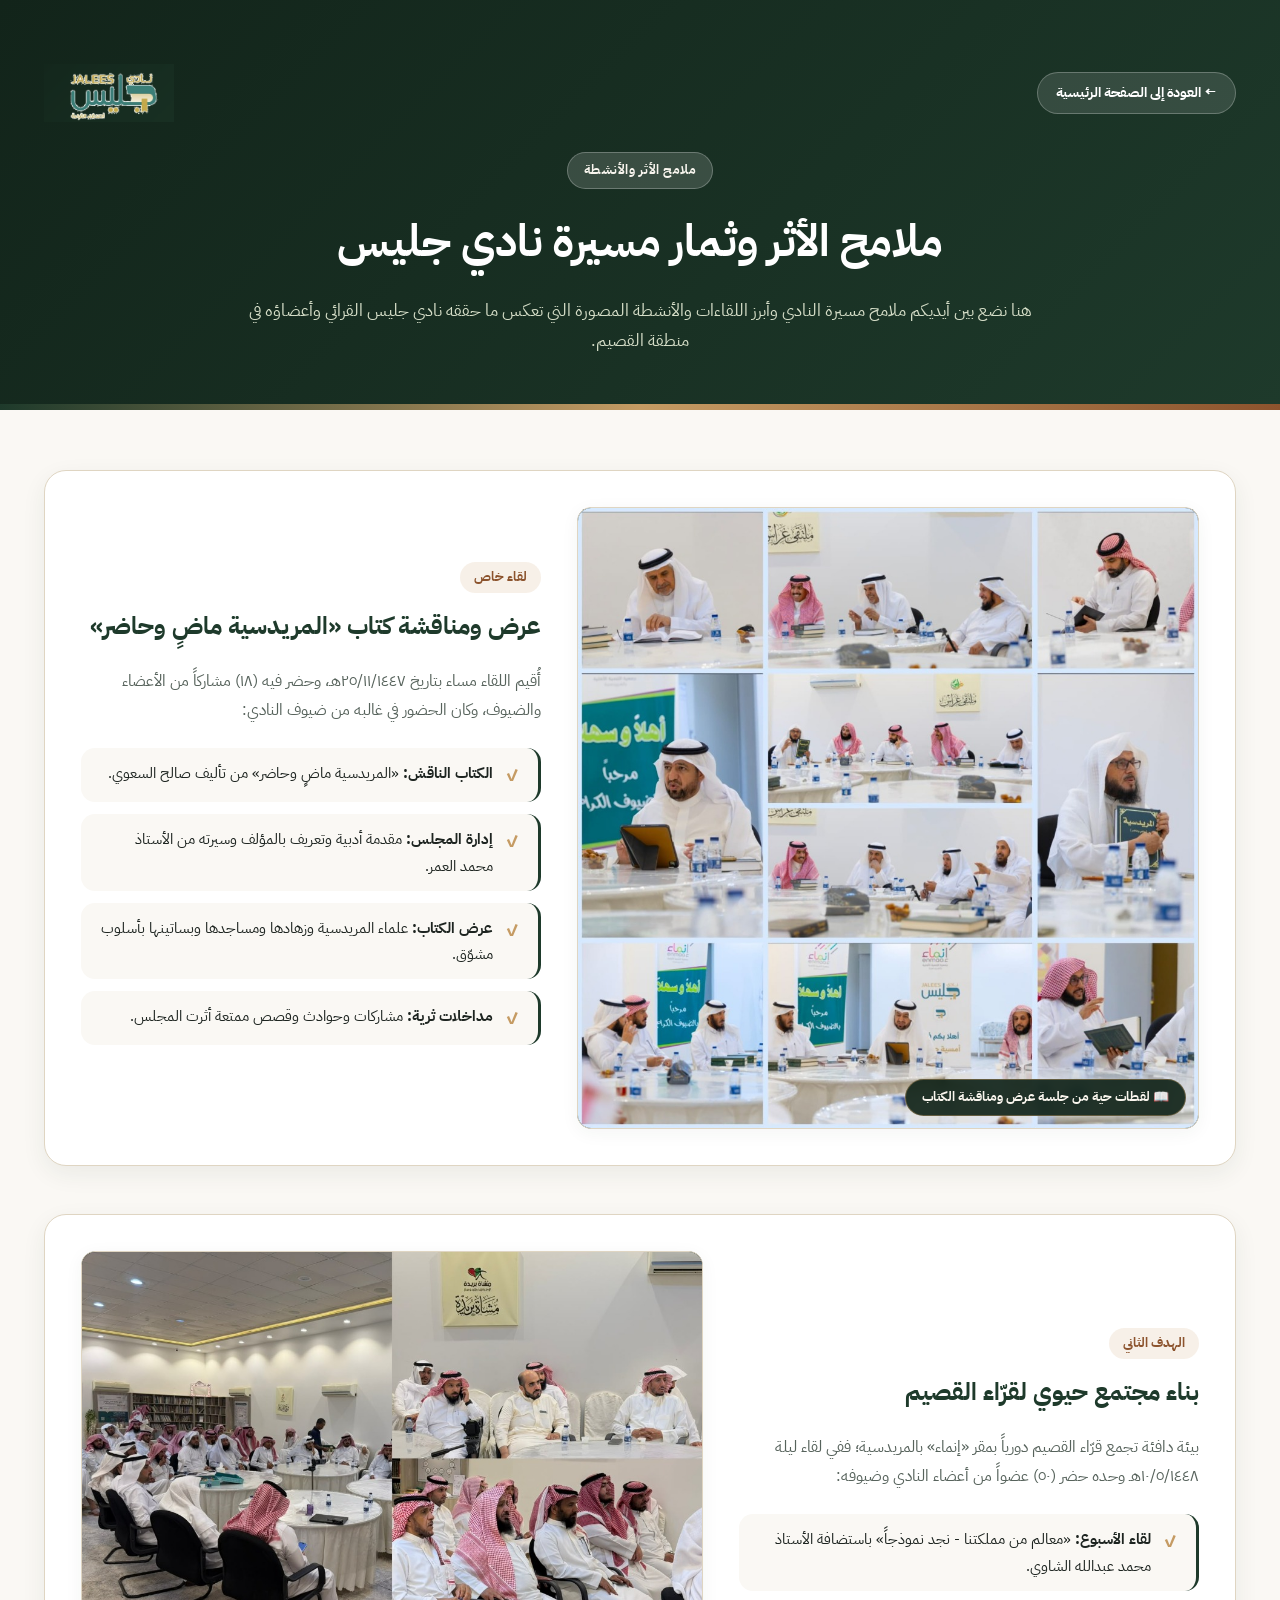
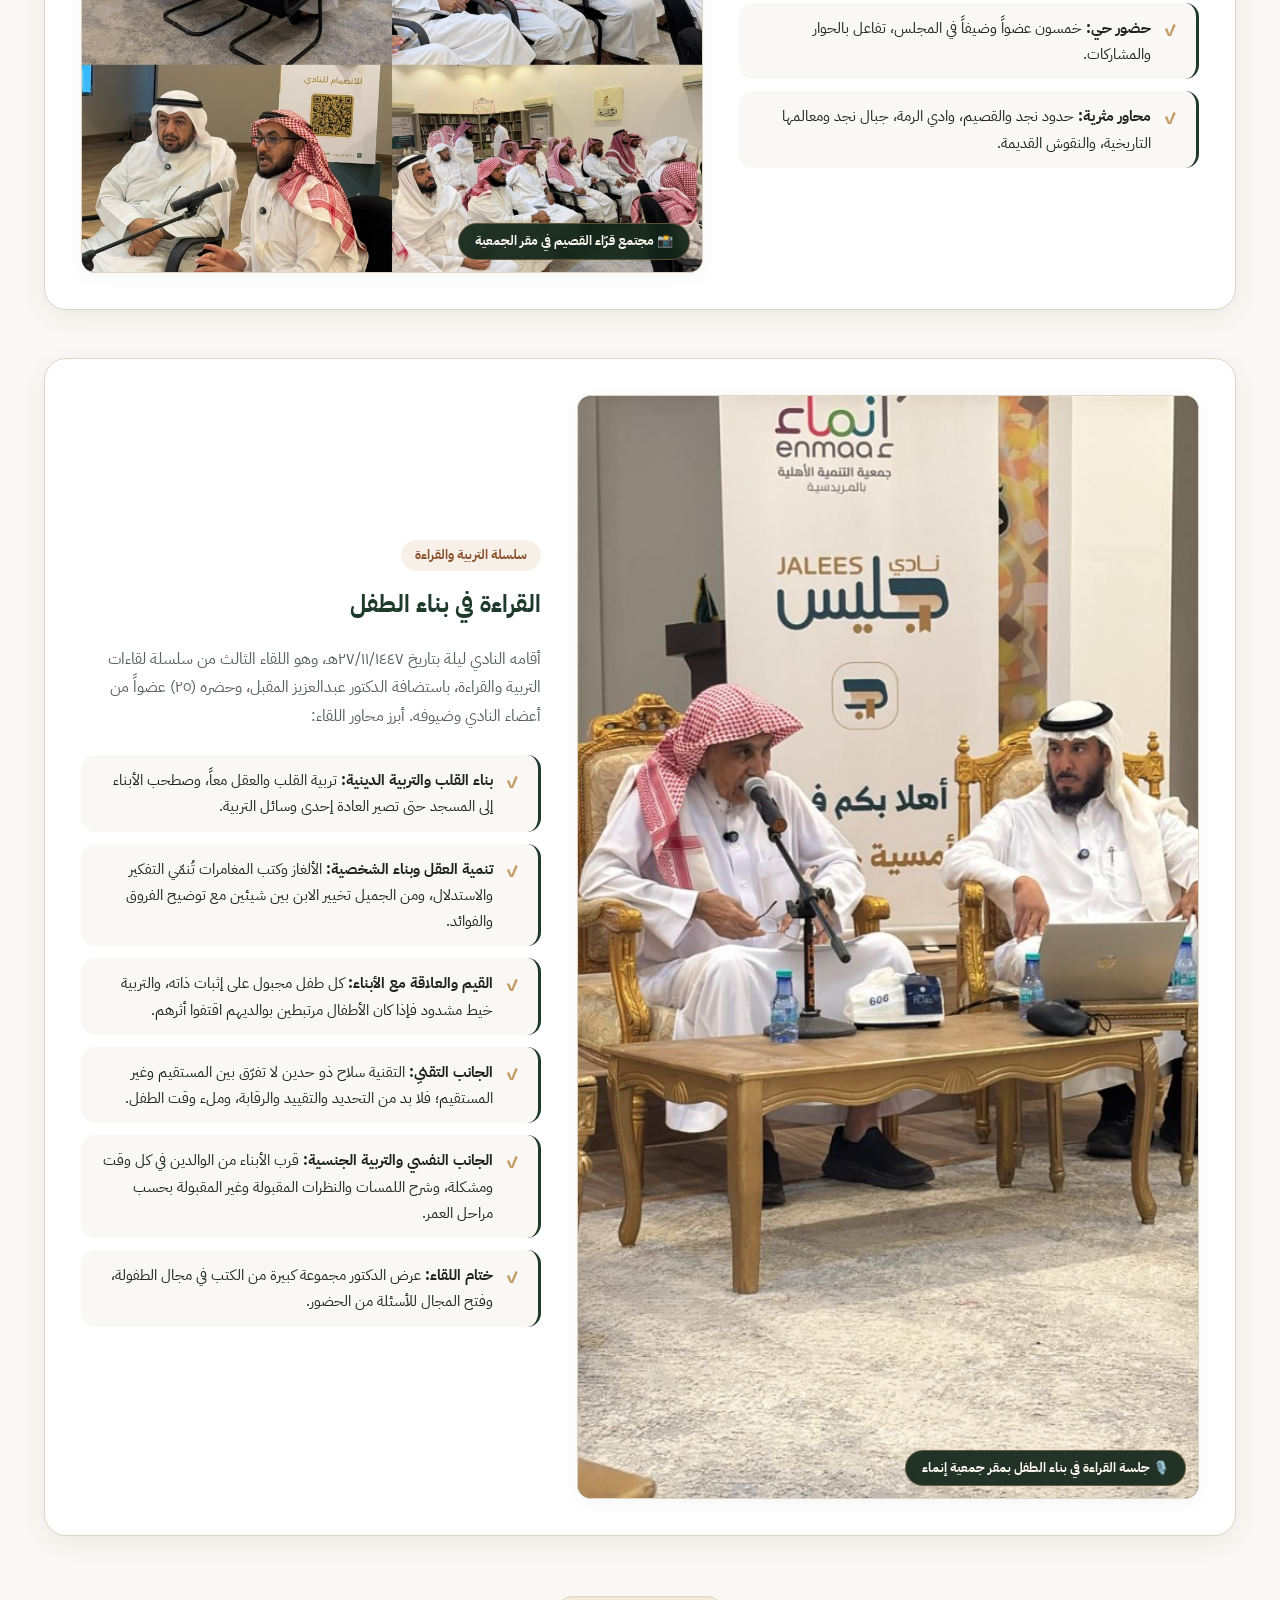
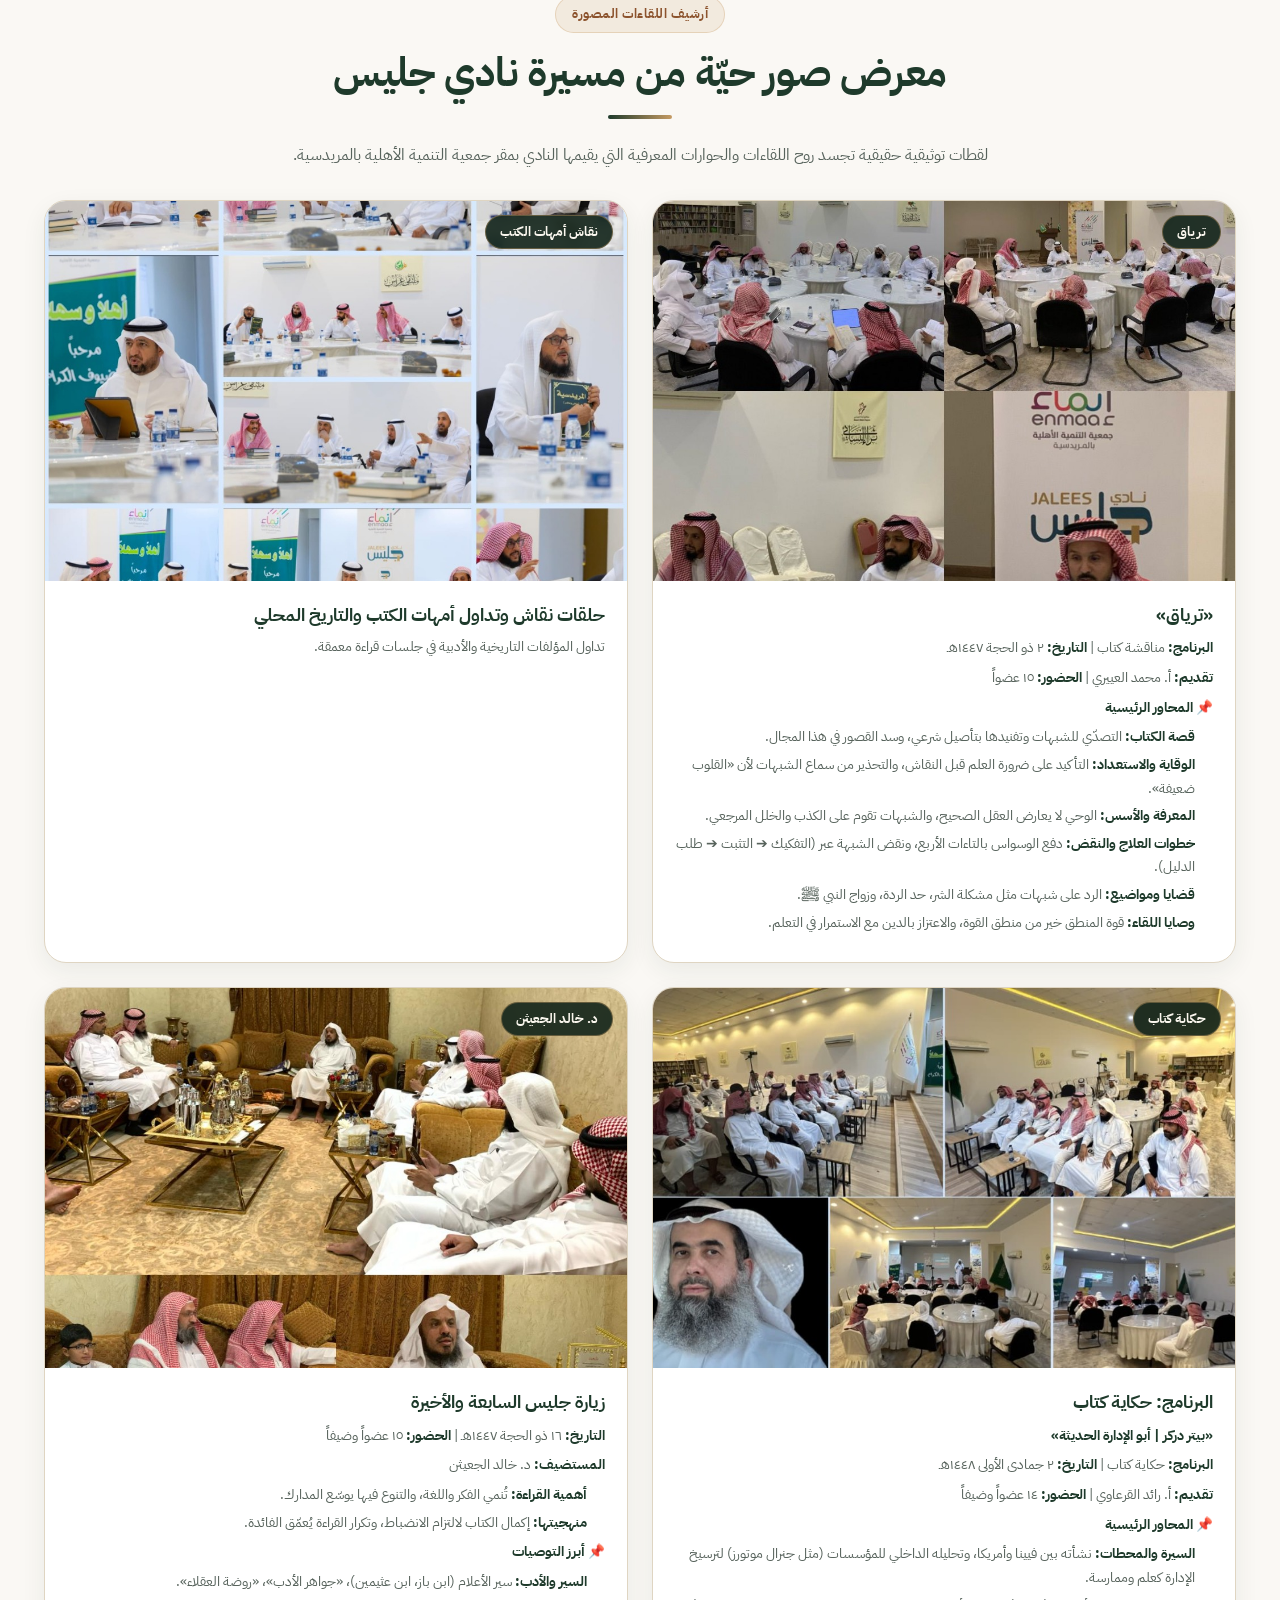
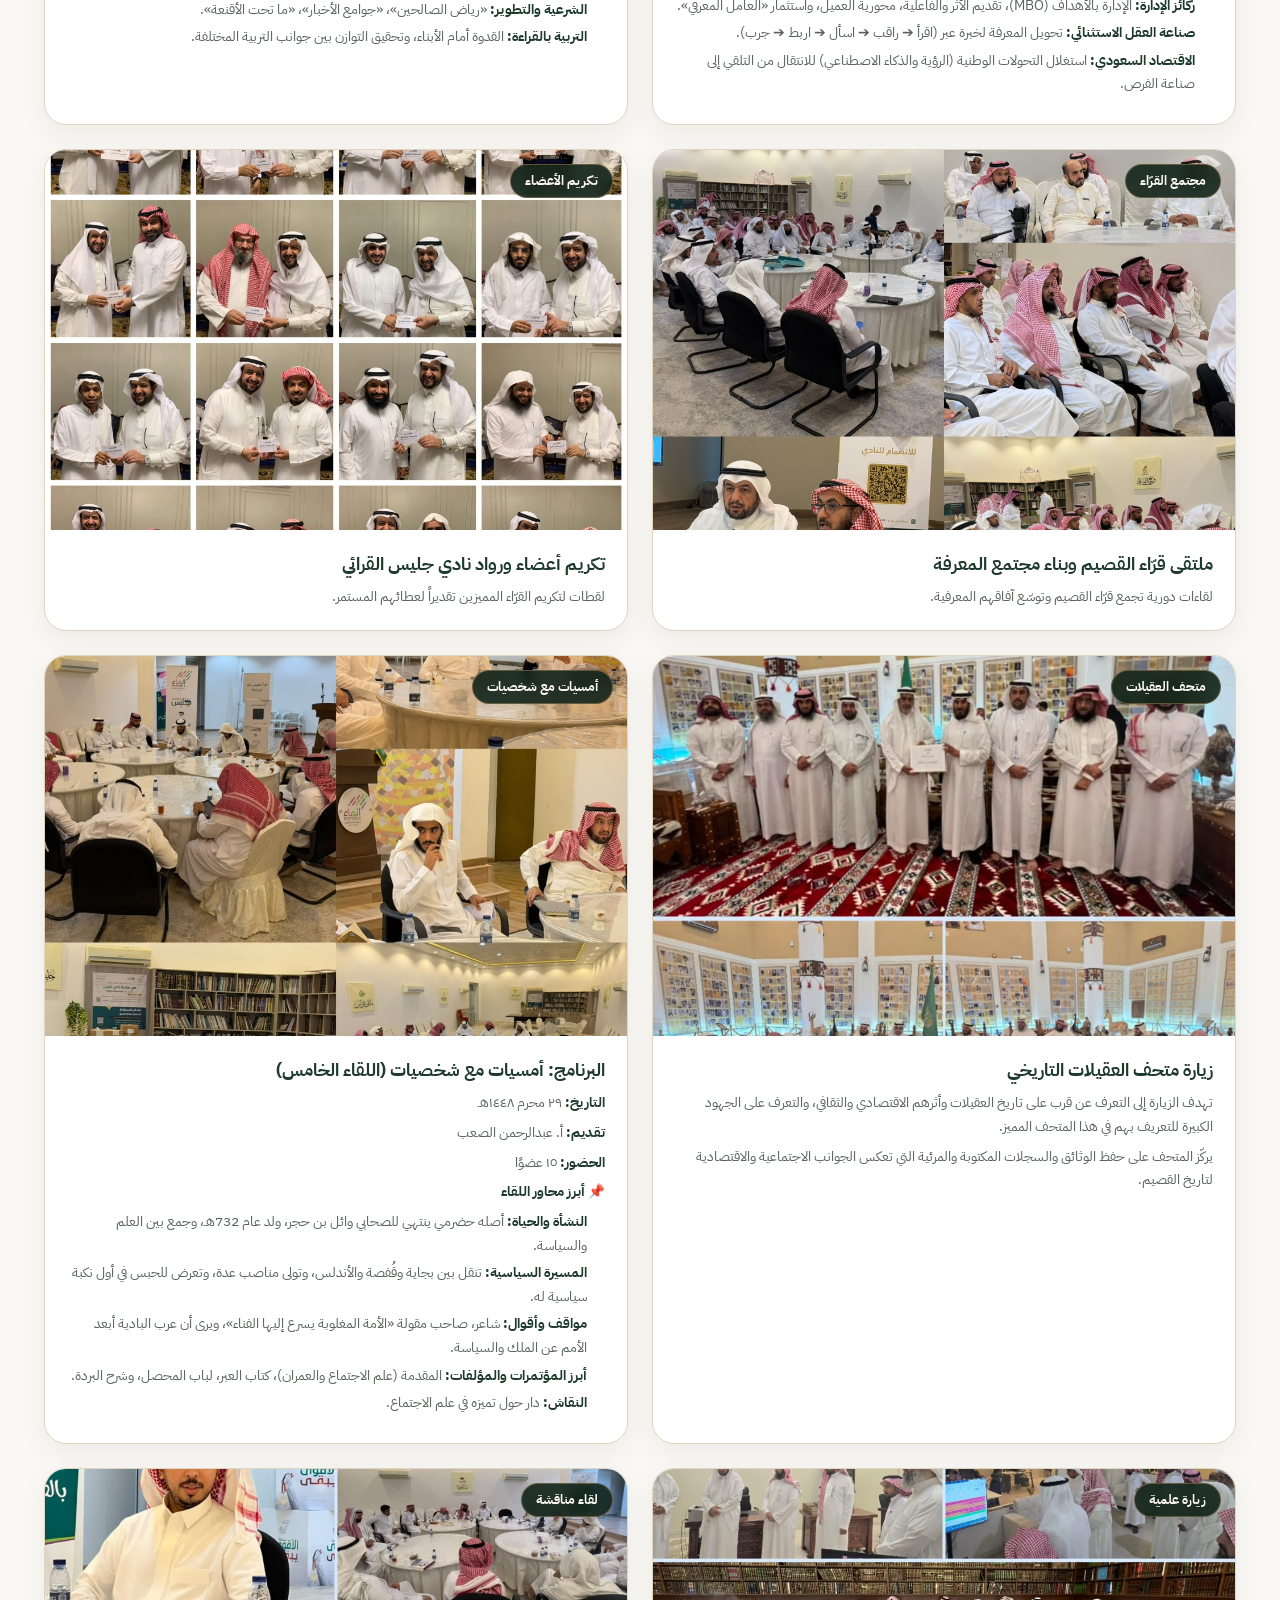
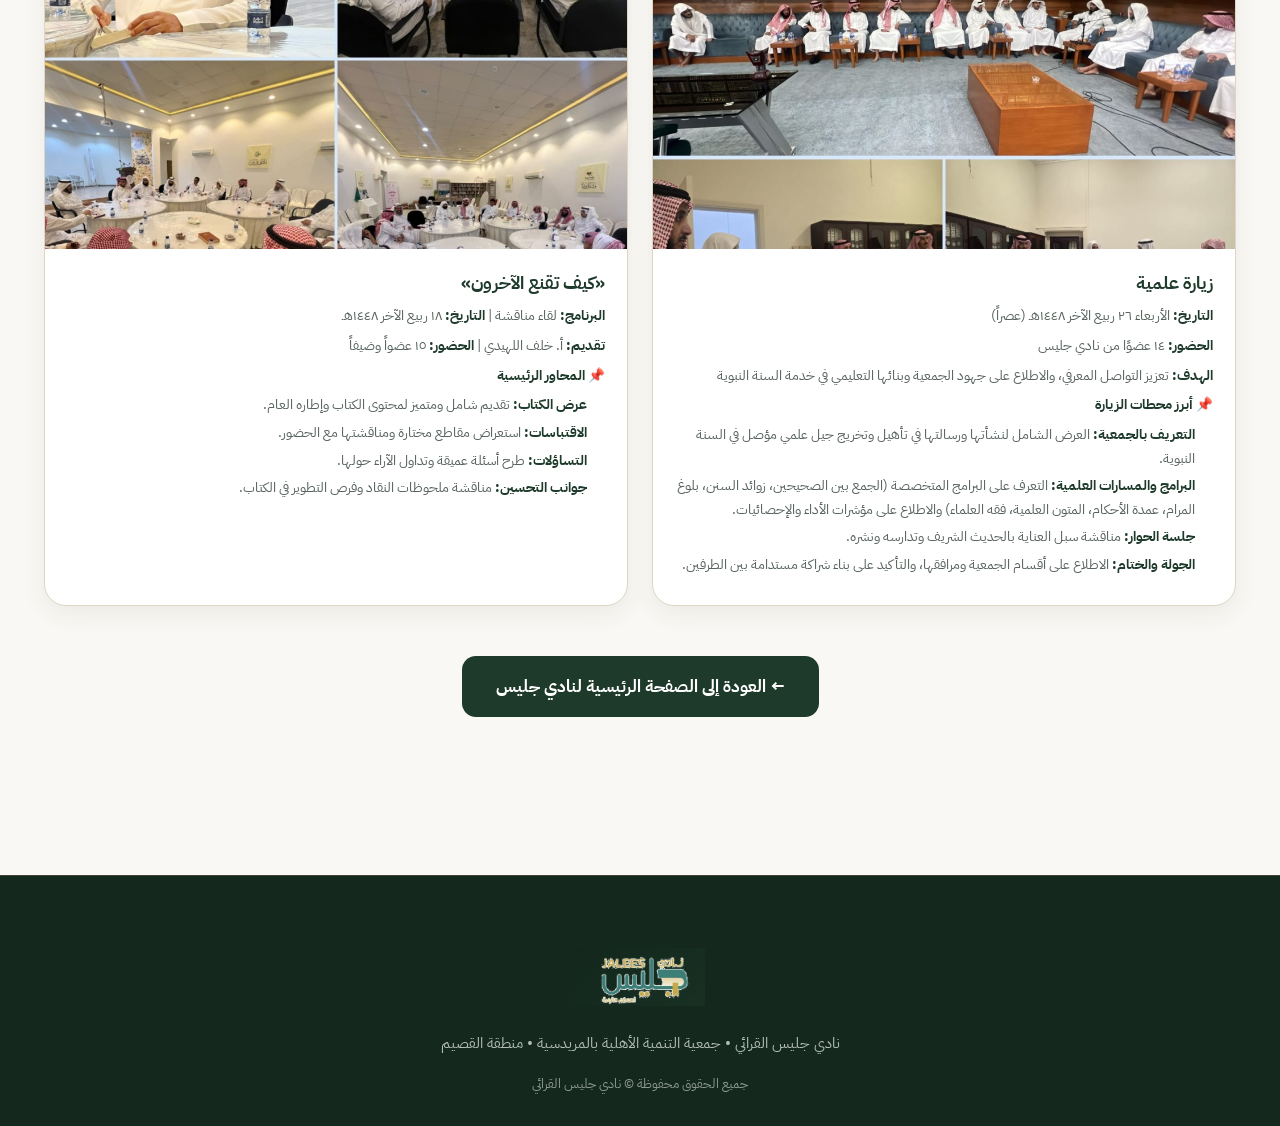
<file: proofs.html>
<!DOCTYPE html>
<html lang="ar" dir="rtl">
<head>
  <meta charset="UTF-8">
  <meta name="viewport" content="width=device-width, initial-scale=1.0">
  <title>ملامح الأثر وثمار مسيرة نادي جليس القرائي | القصيم</title>
  
  <meta name="description" content="صفحة ملامح الأثر وثمار نادي جليس القرائي في منطقة القصيم: إنجازات القراءة، الصور الميدانية، وجلسات الحوار والاستضافات الثقافية.">
  <meta name="theme-color" content="#1E3A2B">

  <!-- Open Graph / معاينة المشاركة (واتساب) -->
  <meta property="og:title" content="ملامح الأثر وثمار مسيرة نادي جليس القرائي">
  <meta property="og:description" content="إنجازات القراءة، الصور الميدانية، وجلسات الحوار والاستضافات الثقافية لنادي جليس القرائي في القصيم.">
  <meta property="og:type" content="website">
  <meta property="og:locale" content="ar_SA">
  <meta property="og:site_name" content="نادي جليس القرائي">
  <meta property="og:url" content="https://jallees.vercel.app/proofs.html">
  <meta property="og:image" content="https://jallees.vercel.app/assets/images/og-jalees-logo.jpg">
  <meta property="og:image:type" content="image/jpeg">
  <meta property="og:image:width" content="1200">
  <meta property="og:image:height" content="630">
  <meta property="og:image:alt" content="شعار نادي جليس القرائي">

  <!-- Twitter / X: بطاقة مربعة -->
  <meta name="twitter:card" content="summary_large_image">
  <meta name="twitter:title" content="ملامح الأثر وثمار مسيرة نادي جليس القرائي">
  <meta name="twitter:description" content="إنجازات القراءة، الصور الميدانية، وجلسات الحوار والاستضافات الثقافية لنادي جليس القرائي في القصيم.">
  <meta name="twitter:image" content="https://jallees.vercel.app/assets/images/og-jalees-logo.jpg">
  <meta name="twitter:image:alt" content="شعار نادي جليس القرائي">
  
  <!-- Favicon -->
  <link rel="icon" type="image/png" href="assets/images/logo-icon.png">

  <!-- Google Fonts -->
  <link rel="preconnect" href="https://fonts.googleapis.com">
  <link rel="preconnect" href="https://fonts.gstatic.com" crossorigin>
  <link href="https://fonts.googleapis.com/css2?family=IBM+Plex+Sans+Arabic:wght@300;400;500;600;700;800&family=Tajawal:wght@400;500;700;800&display=swap" rel="stylesheet">

  <!-- Main Stylesheet -->
  <link rel="stylesheet" href="style.css">

  <style>
    /* تنسيقات مخصصة لصفحة الشواهد والإثباتات */
    .proof-page-header {
      background: linear-gradient(135deg, var(--color-primary-dark) 0%, var(--color-primary) 100%);
      color: #FFFFFF;
      padding: 64px 0 54px;
      text-align: center;
      position: relative;
    }

    .proof-page-header::after {
      content: "";
      position: absolute;
      bottom: 0;
      left: 0;
      right: 0;
      height: 6px;
      background: linear-gradient(90deg, var(--color-primary), var(--color-gold), var(--color-wood));
    }

    .back-nav-bar {
      display: flex;
      align-items: center;
      justify-content: space-between;
      margin-bottom: 30px;
    }

    .btn-back-home {
      display: inline-flex;
      align-items: center;
      gap: 8px;
      background-color: rgba(255, 255, 255, 0.12);
      color: #FFFFFF;
      padding: 8px 18px;
      border-radius: var(--radius-full);
      font-size: 14px;
      font-weight: 700;
      border: 1px solid rgba(255, 255, 255, 0.25);
      transition: var(--transition-fast);
    }

    .btn-back-home:hover {
      background-color: var(--color-gold);
      color: var(--color-primary-dark);
      border-color: var(--color-gold);
    }

    .proof-page-title {
      font-size: clamp(28px, 4vw, 44px);
      font-weight: 800;
      color: #FFFFFF;
      margin-bottom: 16px;
    }

    .proof-page-lead {
      font-size: clamp(16px, 1.3vw, 19px);
      color: #D6DEC8;
      max-width: 800px;
      margin-inline: auto;
      line-height: 1.8;
    }

    .proof-section-card {
      background-color: var(--color-surface);
      border: 1.5px solid var(--color-secondary-border);
      border-radius: var(--radius-lg);
      overflow: hidden;
      box-shadow: var(--shadow-card);
      margin-bottom: 48px;
      transition: var(--transition-normal);
      opacity: 1 !important;
      visibility: visible !important;
      transform: none !important;
    }

    .impact-gallery-section,
    .gallery-card {
      opacity: 1 !important;
      visibility: visible !important;
      transform: none !important;
    }

    .proof-section-card:hover {
      border-color: var(--color-gold);
      box-shadow: var(--shadow-elevated);
    }

    .proof-section-body {
      display: grid;
      grid-template-columns: 1.15fr 0.85fr;
      gap: 36px;
      padding: 36px;
      align-items: center;
    }

    .proof-section-body.reverse {
      grid-template-columns: 0.85fr 1.15fr;
    }

    .proof-media-wrap {
      position: relative;
      border-radius: var(--radius-md);
      overflow: hidden;
      box-shadow: var(--shadow-subtle);
      border: 1px solid var(--color-secondary-border);
      background-color: var(--color-primary-dark);
    }

    .proof-media-wrap img {
      width: 100%;
      height: auto;
      display: block;
      transition: transform var(--transition-slow);
    }

    .proof-section-card:hover .proof-media-wrap img {
      transform: scale(1.02);
    }

    .proof-media-tag {
      position: absolute;
      bottom: 12px;
      right: 12px;
      background-color: rgba(18, 36, 26, 0.92);
      color: #FAF6EE;
      padding: 6px 16px;
      border-radius: var(--radius-full);
      font-size: 13px;
      font-weight: 700;
      border: 1px solid rgba(197, 155, 99, 0.4);
      backdrop-filter: blur(6px);
    }

    .proof-content-header {
      margin-bottom: 20px;
    }

    .proof-content-badge {
      display: inline-block;
      padding: 4px 14px;
      border-radius: var(--radius-full);
      background-color: rgba(197, 155, 99, 0.15);
      color: var(--color-wood);
      font-size: 13px;
      font-weight: 700;
      margin-bottom: 12px;
    }

    .proof-content-title {
      font-size: 24px;
      font-weight: 800;
      color: var(--color-primary);
      margin-bottom: 12px;
    }

    .proof-content-desc {
      font-size: 16px;
      color: var(--color-text-muted);
      line-height: 1.8;
      margin-bottom: 24px;
    }

    .proof-fact-list {
      display: flex;
      flex-direction: column;
      gap: 12px;
      margin-bottom: 28px;
    }

    .proof-fact-item {
      display: flex;
      align-items: flex-start;
      gap: 12px;
      font-size: 15px;
      color: var(--color-text-main);
      background-color: var(--color-surface-soft);
      padding: 12px 18px;
      border-radius: var(--radius-md);
      border-right: 3px solid var(--color-primary);
    }

    .proof-fact-icon {
      color: var(--color-gold);
      font-weight: 800;
      font-size: 16px;
      margin-top: 2px;
    }

    /* معرض صور الأثر التوثيقية */
    .impact-gallery-section {
      margin-top: 60px;
      margin-bottom: 50px;
    }

    .gallery-grid {
      display: grid;
      grid-template-columns: repeat(2, 1fr);
      gap: 24px;
      margin-top: 30px;
    }

    .proof-header-logo {
      height: 58px;
      width: auto;
      display: block;
    }

    @media (max-width: 768px) {
      .gallery-grid {
        grid-template-columns: 1fr;
        gap: 14px;
        margin-top: 16px;
      }

      .proof-page-header {
        padding: 22px 0 28px;
      }

      .back-nav-bar {
        flex-direction: column-reverse;
        align-items: center;
        gap: 10px;
        margin-bottom: 16px;
      }

      .proof-header-logo {
        height: 52px;
      }

      .proof-page-title {
        font-size: 22px;
        margin-bottom: 10px;
      }

      .proof-page-lead {
        font-size: 14px;
        line-height: 1.65;
      }

      .proof-section-card {
        margin-bottom: 20px;
      }

      .proof-content-header {
        margin-bottom: 10px;
      }

      .proof-content-title {
        font-size: 17px;
        margin-bottom: 8px;
      }

      .proof-content-desc {
        font-size: 13px;
        line-height: 1.6;
        margin-bottom: 12px;
      }

      .proof-fact-list {
        gap: 6px;
        margin-bottom: 12px;
      }

      .proof-fact-item {
        padding: 7px 10px;
        font-size: 12px;
        gap: 8px;
        line-height: 1.45;
      }

      .proof-fact-icon {
        font-size: 12px;
        margin-top: 1px;
      }

      .gallery-img-wrap img {
        height: 200px;
      }

      .gallery-caption {
        padding: 12px 14px 14px;
        gap: 4px;
      }

      .gallery-title {
        font-size: 15px;
      }

      .gallery-desc {
        font-size: 12.5px;
        line-height: 1.5;
      }

      .proof-media-tag,
      .gallery-badge {
        font-size: 11px;
        padding: 4px 10px;
      }

      .impact-gallery-section {
        margin-top: 28px;
        margin-bottom: 24px;
      }
    }

    .gallery-card {
      background: var(--color-surface);
      border: 1px solid var(--color-secondary-border);
      border-radius: var(--radius-lg);
      overflow: hidden;
      box-shadow: var(--shadow-card);
      transition: var(--transition-normal);
      display: flex;
      flex-direction: column;
    }

    .gallery-card:hover {
      transform: translateY(-4px);
      box-shadow: var(--shadow-elevated);
      border-color: var(--color-gold);
    }

    .gallery-img-wrap {
      position: relative;
      overflow: hidden;
      background: #1E3A2B;
    }

    .gallery-img-wrap img {
      width: 100%;
      height: 380px;
      object-fit: cover;
      display: block;
      transition: transform 0.5s ease;
    }

    .gallery-card:hover .gallery-img-wrap img {
      transform: scale(1.03);
    }

    .gallery-badge {
      position: absolute;
      top: 14px;
      right: 14px;
      background: rgba(18, 36, 26, 0.9);
      color: #FAF6EE;
      padding: 5px 14px;
      border-radius: var(--radius-full);
      font-size: 12.5px;
      font-weight: 700;
      border: 1px solid rgba(197, 155, 99, 0.4);
      backdrop-filter: blur(6px);
    }

    .gallery-caption {
      padding: 18px 22px 22px;
      display: flex;
      flex-direction: column;
      gap: 6px;
    }

    .gallery-title {
      font-size: 18px;
      font-weight: 800;
      color: var(--color-primary);
    }

    .gallery-desc {
      font-size: 14px;
      color: var(--color-text-muted);
      line-height: 1.6;
    }

    /* تفاصيل موسعة داخل كروت المعرض (حكاية كتاب، الزيارات العلمية) */
    .gallery-details {
      font-size: 13.5px;
      color: var(--color-text-muted);
      line-height: 1.75;
    }
    .gallery-details p { margin: 0 0 6px; }
    .gallery-details ul { margin: 0 0 6px; padding-right: 18px; }
    .gallery-details li { margin-bottom: 4px; }
    .gallery-details ul ul { margin: 4px 0 4px; }
    .gallery-details strong { color: var(--color-primary); font-weight: 700; }

    @media (max-width: 992px) {
      .proof-section-body,
      .proof-section-body.reverse {
        grid-template-columns: 1fr;
        padding: 24px;
        gap: 24px;
      }
    }

    @media (max-width: 768px) {
      .proof-section-body,
      .proof-section-body.reverse {
        padding: 14px;
        gap: 14px;
      }
    }
  </style>
</head>
<body>

  <!-- شريط الترويسة لصفحة الشواهد -->
  <header class="proof-page-header">
    <div class="container">
      
      <div class="back-nav-bar">
        <a href="index.html" class="btn-back-home">
          <span>← العودة إلى الصفحة الرئيسية</span>
        </a>
        <a href="index.html" class="site-logo">
          <img src="assets/images/logo-on-dark.png" alt="نادي جليس القرائي" class="proof-header-logo">
        </a>
      </div>

      <span class="section-badge badge-light">ملامح الأثر والأنشطة</span>
      <h1 class="proof-page-title">ملامح الأثر وثمار مسيرة نادي جليس</h1>
      <p class="proof-page-lead">
        هنا نضع بين أيديكم ملامح مسيرة النادي وأبرز اللقاءات والأنشطة المصورة التي تعكس ما حققه نادي جليس القرائي وأعضاؤه في منطقة القصيم.
      </p>

    </div>
  </header>

  <main class="section" style="padding-top: 60px;">
    <div class="container">

      <!-- ==============================================
           1. ملامح تعزيز ثقافة القراءة
           ============================================== -->
      <section class="proof-section-card" id="reading">
        <div class="proof-section-body">
          
          <div class="proof-media-wrap">
            <img src="assets/images/impact-books-discussion.jpg" alt="جلسة عرض ومناقشة كتاب المريدسية ماض وحاضر في نادي جليس" width="700" height="700">
            <span class="proof-media-tag">📖 لقطات حية من جلسة عرض ومناقشة الكتاب</span>
          </div>

          <div class="proof-content">
            <div class="proof-content-header">
              <span class="proof-content-badge">لقاء خاص</span>
              <h2 class="proof-content-title">عرض ومناقشة كتاب «المريدسية ماضٍ وحاضر»</h2>
            </div>
            
            <p class="proof-content-desc">
              أُقيم اللقاء مساء بتاريخ ٢٥/١١/١٤٤٧هـ، وحضر فيه (١٨) مشاركاً من الأعضاء والضيوف، وكان الحضور في غالبه من ضيوف النادي:
            </p>

            <div class="proof-fact-list">
              <div class="proof-fact-item">
                <span class="proof-fact-icon">✓</span>
                <div><strong>الكتاب الناقش:</strong> «المريدسية ماضٍ وحاضر» من تأليف صالح السعوي.</div>
              </div>
              <div class="proof-fact-item">
                <span class="proof-fact-icon">✓</span>
                <div><strong>إدارة المجلس:</strong> مقدمة أدبية وتعريف بالمؤلف وسيرته من الأستاذ محمد العمر.</div>
              </div>
              <div class="proof-fact-item">
                <span class="proof-fact-icon">✓</span>
                <div><strong>عرض الكتاب:</strong> علماء المريدسية وزهادها ومساجدها وبساتينها بأسلوب مشوّق.</div>
              </div>
              <div class="proof-fact-item">
                <span class="proof-fact-icon">✓</span>
                <div><strong>مداخلات ثرية:</strong> مشاركات وحوادث وقصص ممتعة أثرت المجلس.</div>
              </div>
            </div>
          </div>

        </div>
      </section>


      <!-- ==============================================
           2. شاهد بناء مجتمع من القرّاء
           ============================================== -->
      <section class="proof-section-card" id="community">
        <div class="proof-section-body reverse">
          
          <div class="proof-content">
            <div class="proof-content-header">
              <span class="proof-content-badge">الهدف الثاني</span>
              <h2 class="proof-content-title">بناء مجتمع حيوي لقرّاء القصيم</h2>
            </div>
            
            <p class="proof-content-desc">
              بيئة دافئة تجمع قرّاء القصيم دورياً بمقر «إنماء» بالمريدسية؛ ففي لقاء ليلة ١٠/٥/١٤٤٨هـ وحده حضر (٥٠) عضواً من أعضاء النادي وضيوفه:
            </p>

            <div class="proof-fact-list">
              <div class="proof-fact-item">
                <span class="proof-fact-icon">✓</span>
                <div><strong>لقاء الأسبوع:</strong> «معالم من مملكتنا - نجد نموذجاً» باستضافة الأستاذ محمد عبدالله الشاوي.</div>
              </div>
              <div class="proof-fact-item">
                <span class="proof-fact-icon">✓</span>
                <div><strong>حضور حي:</strong> خمسون عضواً وضيفاً في المجلس، تفاعل بالحوار والمشاركات.</div>
              </div>
              <div class="proof-fact-item">
                <span class="proof-fact-icon">✓</span>
                <div><strong>محاور مثرية:</strong> حدود نجد والقصيم، وادي الرمة، جبال نجد ومعالمها التاريخية، والنقوش القديمة.</div>
              </div>
            </div>
          </div>

          <div class="proof-media-wrap">
            <img src="assets/images/impact-members-collage.jpg" alt="مجلس قراء نادي جليس" width="700" height="700">
            <span class="proof-media-tag">📸 مجتمع قرّاء القصيم في مقر الجمعية</span>
          </div>

        </div>
      </section>


      <!-- ==============================================
           3. ملامح استضافة المهتمين بالثقافة والتاريخ
           ============================================== -->
      <section class="proof-section-card" id="history">
        <div class="proof-section-body">
          
          <div class="proof-media-wrap">
            <img src="assets/images/impact-banner-speakers.jpg" alt="لقاء القراءة في بناء الطفل مع د. عبدالعزيز المقبل في نادي جليس" width="700" height="700">
            <span class="proof-media-tag">🎙️ جلسة القراءة في بناء الطفل بمقر جمعية إنماء</span>
          </div>

          <div class="proof-content">
            <div class="proof-content-header">
              <span class="proof-content-badge">سلسلة التربية والقراءة</span>
              <h2 class="proof-content-title">القراءة في بناء الطفل</h2>
            </div>
            
            <p class="proof-content-desc">
              أقامه النادي ليلة بتاريخ ٢٧/١١/١٤٤٧هـ، وهو اللقاء الثالث من سلسلة لقاءات التربية والقراءة، باستضافة الدكتور عبدالعزيز المقبل، وحضره (٢٥) عضواً من أعضاء النادي وضيوفه. أبرز محاور اللقاء:
            </p>

            <div class="proof-fact-list">
              <div class="proof-fact-item">
                <span class="proof-fact-icon">✓</span>
                <div><strong>بناء القلب والتربية الدينية:</strong> تربية القلب والعقل معاً، وصطحب الأبناء إلى المسجد حتى تصير العادة إحدى وسائل التربية.</div>
              </div>
              <div class="proof-fact-item">
                <span class="proof-fact-icon">✓</span>
                <div><strong>تنمية العقل وبناء الشخصية:</strong> الألغاز وكتب المغامرات تُنمّي التفكير والاستدلال، ومن الجميل تخيير الابن بين شيئين مع توضيح الفروق والفوائد.</div>
              </div>
              <div class="proof-fact-item">
                <span class="proof-fact-icon">✓</span>
                <div><strong>القيم والعلاقة مع الأبناء:</strong> كل طفل مجبول على إثبات ذاته، والتربية خيط مشدود فإذا كان الأطفال مرتبطين بوالديهم اقتفوا أثرهم.</div>
              </div>
              <div class="proof-fact-item">
                <span class="proof-fact-icon">✓</span>
                <div><strong>الجانب التقني:</strong> التقنية سلاح ذو حدين لا تفرّق بين المستقيم وغير المستقيم؛ فلا بد من التحديد والتقييد والرقابة، وملء وقت الطفل.</div>
              </div>
              <div class="proof-fact-item">
                <span class="proof-fact-icon">✓</span>
                <div><strong>الجانب النفسي والتربية الجنسية:</strong> قرب الأبناء من الوالدين في كل وقت ومشكلة، وشرح اللمسات والنظرات المقبولة وغير المقبولة بحسب مراحل العمر.</div>
              </div>
              <div class="proof-fact-item">
                <span class="proof-fact-icon">✓</span>
                <div><strong>ختام اللقاء:</strong> عرض الدكتور مجموعة كبيرة من الكتب في مجال الطفولة، وفتح المجال للأسئلة من الحضور.</div>
              </div>
            </div>
          </div>

        </div>
      </section>

      <!-- ==============================================
           4. معرض الصور التوثيقية لملامح الأثر
           ============================================== -->
      <section class="impact-gallery-section">
        <div class="section-header text-center">
          <span class="section-badge">أرشيف اللقاءات المصورة</span>
          <h2 class="section-title">معرض صور حيّة من مسيرة نادي جليس</h2>
          <div class="section-title-divider"></div>
          <p class="section-lead">
            لقطات توثيقية حقيقية تجسد روح اللقاءات والحوارات المعرفية التي يقيمها النادي بمقر جمعية التنمية الأهلية بالمريدسية.
          </p>
        </div>

        <div class="gallery-grid">
          
          <!-- صورة: طاولات القراءة المستديرة -->
          <div class="gallery-card">
            <div class="gallery-img-wrap">
              <img src="assets/images/impact-reading-tables.jpg" alt="لقاء مناقشة كتاب ترياق في نادي جليس" loading="lazy">
              <span class="gallery-badge">ترياق</span>
            </div>
            <div class="gallery-caption">
              <h3 class="gallery-title">«ترياق»</h3>
              <div class="gallery-details">
                <p><strong>البرنامج:</strong> مناقشة كتاب | <strong>التاريخ:</strong> ٢ ذو الحجة ١٤٤٧هـ</p>
                <p><strong>تقديم:</strong> أ. محمد العييري | <strong>الحضور:</strong> ١٥ عضواً</p>
                <p><strong>📌 المحاور الرئيسية</strong></p>
                <ul>
                  <li><strong>قصة الكتاب:</strong> التصدّي للشبهات وتفنيدها بتأصيل شرعي، وسد القصور في هذا المجال.</li>
                  <li><strong>الوقاية والاستعداد:</strong> التأكيد على ضرورة العلم قبل النقاش، والتحذير من سماع الشبهات لأن «القلوب ضعيفة».</li>
                  <li><strong>المعرفة والأسس:</strong> الوحي لا يعارض العقل الصحيح، والشبهات تقوم على الكذب والخلل المرجعي.</li>
                  <li><strong>خطوات العلاج والنقض:</strong> دفع الوسواس بالتاءات الأربع، ونقض الشبهة عبر (التفكيك ➔ التثبت ➔ طلب الدليل).</li>
                  <li><strong>قضايا ومواضيع:</strong> الرد على شبهات مثل مشكلة الشر، حد الردة، وزواج النبي ﷺ.</li>
                  <li><strong>وصايا اللقاء:</strong> قوة المنطق خير من منطق القوة، والاعتزاز بالدين مع الاستمرار في التعلم.</li>
                </ul>
              </div>
            </div>
          </div>

          <!-- صورة 4: نقاش أمهات الكتب -->
          <div class="gallery-card">
            <div class="gallery-img-wrap">
              <img src="assets/images/impact-books-discussion.jpg" alt="حلقات قراءة ونقاش أمهات الكتب" loading="lazy">
              <span class="gallery-badge">نقاش أمهات الكتب</span>
            </div>
            <div class="gallery-caption">
              <h3 class="gallery-title">حلقات نقاش وتداول أمهات الكتب والتاريخ المحلي</h3>
              <p class="gallery-desc">تداول المؤلفات التاريخية والأدبية في جلسات قراءة معمقة.</p>
            </div>
          </div>

          <!-- لقاء حكاية كتاب -->
          <div class="gallery-card">
            <div class="gallery-img-wrap">
              <img src="assets/images/impact-presentation-hall.jpg" alt="لقاء البرنامج حكاية كتاب - بيتر دركر" loading="lazy">
              <span class="gallery-badge">حكاية كتاب</span>
            </div>
            <div class="gallery-caption">
              <h3 class="gallery-title">البرنامج: حكاية كتاب</h3>
              <div class="gallery-details">
                <p><strong>«بيتر دركر | أبو الإدارة الحديثة»</strong></p>
                <p><strong>البرنامج:</strong> حكاية كتاب | <strong>التاريخ:</strong> ٢ جمادى الأولى ١٤٤٨هـ</p>
                <p><strong>تقديم:</strong> أ. رائد القرعاوي | <strong>الحضور:</strong> ١٤ عضواً وضيفاً</p>
                <p><strong>📌 المحاور الرئيسية</strong></p>
                <ul>
                  <li><strong>السيرة والمحطات:</strong> نشأته بين فيينا وأمريكا، وتحليله الداخلي للمؤسسات (مثل جنرال موتورز) لترسيخ الإدارة كعلم وممارسة.</li>
                  <li><strong>ركائز الإدارة:</strong> الإدارة بالأهداف (MBO)، تقديم الأثر والفاعلية، محورية العميل، واستثمار «العامل المعرفي».</li>
                  <li><strong>صناعة العقل الاستثنائي:</strong> تحويل المعرفة لخبرة عبر (اقرأ ➔ راقب ➔ اسأل ➔ اربط ➔ جرب).</li>
                  <li><strong>الاقتصاد السعودي:</strong> استغلال التحولات الوطنية (الرؤية والذكاء الاصطناعي) للانتقال من التلقي إلى صناعة الفرص.</li>
                </ul>
              </div>
            </div>
          </div>

          <!-- صالون جليس الأدبي: زيارة جليس السابعة والأخيرة -->
          <div class="gallery-card">
            <div class="gallery-img-wrap">
              <img src="assets/images/impact-majlis-diwaniya.jpg" alt="زيارة جليس السابعة والأخيرة - د. خالد الجعيثن" loading="lazy">
              <span class="gallery-badge">د. خالد الجعيثن</span>
            </div>
            <div class="gallery-caption">
              <h3 class="gallery-title">زيارة جليس السابعة والأخيرة</h3>
              <div class="gallery-details">
                <p><strong>التاريخ:</strong> ١٦ ذو الحجة ١٤٤٧هـ | <strong>الحضور:</strong> ١٥ عضواً وضيفاً</p>
                <p><strong>المستضيف:</strong> د. خالد الجعيثن</p>
                <ul>
                  <li><strong>أهمية القراءة:</strong> تُنمي الفكر واللغة، والتنوع فيها يوسّع المدارك.</li>
                  <li><strong>منهجيتها:</strong> إكمال الكتاب لالتزام الانضباط، وتكرار القراءة يُعمّق الفائدة.</li>
                </ul>
                <p><strong>📌 أبرز التوصيات</strong></p>
                <ul>
                  <li><strong>السير والأدب:</strong> سير الأعلام (ابن باز، ابن عثيمين)، «جواهر الأدب»، «روضة العقلاء».</li>
                  <li><strong>الشرعية والتطوير:</strong> «رياض الصالحين»، «جوامع الأخبار»، «ما تحت الأقنعة».</li>
                  <li><strong>التربية بالقراءة:</strong> القدوة أمام الأبناء، وتحقيق التوازن بين جوانب التربية المختلفة.</li>
                </ul>
              </div>
            </div>
          </div>

          <!-- صورة 7: مجتمع القرّاء واللقاءات -->
          <div class="gallery-card">
            <div class="gallery-img-wrap">
              <img src="assets/images/impact-members-collage.jpg" alt="ملتقى قرّاء القصيم" loading="lazy">
              <span class="gallery-badge">مجتمع القرّاء</span>
            </div>
            <div class="gallery-caption">
              <h3 class="gallery-title">ملتقى قرّاء القصيم وبناء مجتمع المعرفة</h3>
              <p class="gallery-desc">لقاءات دورية تجمع قرّاء القصيم وتوسّع آفاقهم المعرفية.</p>
            </div>
          </div>

          <!-- (حُذفت بطاقة منصة الحوار السابقة) -->
          <!-- صورة 9: تكريم الأعضاء والرواد -->
          <div class="gallery-card">
            <div class="gallery-img-wrap">
              <img src="assets/images/impact-member-honors.jpg" alt="تكريم أعضاء ورواد نادي جليس" loading="lazy">
              <span class="gallery-badge">تكريم الأعضاء</span>
            </div>
            <div class="gallery-caption">
              <h3 class="gallery-title">تكريم أعضاء ورواد نادي جليس القرائي</h3>
              <p class="gallery-desc">لقطات لتكريم القرّاء المميزين تقديراً لعطائهم المستمر.</p>
            </div>
          </div>

          <!-- صورة 10: زيارة متحف العقيلات التاريخي -->
          <div class="gallery-card">
            <div class="gallery-img-wrap">
              <img src="assets/images/impact-heritage-museum.jpg" alt="زيارة متحف العقيلات التاريخي" loading="lazy">
              <span class="gallery-badge">متحف العقيلات</span>
            </div>
            <div class="gallery-caption">
              <h3 class="gallery-title">زيارة متحف العقيلات التاريخي</h3>
              <div class="gallery-details">
                <p>تهدف الزيارة إلى التعرف عن قرب على تاريخ العقيلات وأثرهم الاقتصادي والثقافي، والتعرف على الجهود الكبيرة للتعريف بهم في هذا المتحف المميز.</p>
                <p>يركّز المتحف على حفظ الوثائق والسجلات المكتوبة والمرئية التي تعكس الجوانب الاجتماعية والاقتصادية لتاريخ القصيم.</p>
              </div>
            </div>
          </div>

          <!-- لقاء أمسيات مع شخصيات (اللقاء الخامس) -->
          <div class="gallery-card">
            <div class="gallery-img-wrap">
              <img src="assets/images/impact-club-library.jpg" alt="لقاء أمسيات مع شخصيات - ابن خلدون" loading="lazy">
              <span class="gallery-badge">أمسيات مع شخصيات</span>
            </div>
            <div class="gallery-caption">
              <h3 class="gallery-title">البرنامج: أمسيات مع شخصيات (اللقاء الخامس)</h3>
              <div class="gallery-details">
                <p><strong>التاريخ:</strong> ٢٩ محرم ١٤٤٨هـ</p>
                <p><strong>تقديم:</strong> أ. عبدالرحمن الصعب</p>
                <p><strong>الحضور:</strong> ١٥ عضوًا</p>
                <p><strong>📌 أبرز محاور اللقاء</strong></p>
                <ul>
                  <li><strong>النشأة والحياة:</strong> أصله حضرمي ينتهي للصحابي وائل بن حجر، ولد عام 732هـ، وجمع بين العلم والسياسة.</li>
                  <li><strong>المسيرة السياسية:</strong> تنقل بين بجاية وقُفصة والأندلس، وتولى مناصب عدة، وتعرض للحبس في أول نكبة سياسية له.</li>
                  <li><strong>مواقف وأقوال:</strong> شاعر، صاحب مقولة «الأمة المغلوبة يسرع إليها الفناء»، ويرى أن عرب البادية أبعد الأمم عن الملك والسياسة.</li>
                  <li><strong>أبرز المؤتمرات والمؤلفات:</strong> المقدمة (علم الاجتماع والعمران)، كتاب العبر، لباب المحصل، وشرح البردة.</li>
                  <li><strong>النقاش:</strong> دار حول تميزه في علم الاجتماع.</li>
                </ul>
              </div>
            </div>
          </div>

          <!-- صورة 12: الزيارة العلمية -->
          <div class="gallery-card">
            <div class="gallery-img-wrap">
              <img src="assets/images/impact-library-visit.jpg" alt="الزيارة العلمية" loading="lazy">
              <span class="gallery-badge">زيارة علمية</span>
            </div>
            <div class="gallery-caption">
              <h3 class="gallery-title">زيارة علمية</h3>
              <div class="gallery-details">
                <p><strong>التاريخ:</strong> الأربعاء ٢٦ ربيع الآخر ١٤٤٨هـ (عصراً)</p>
                <p><strong>الحضور:</strong> ١٤ عضوًا من نادي جليس</p>
                <p><strong>الهدف:</strong> تعزيز التواصل المعرفي، والاطلاع على جهود الجمعية وبنائها التعليمي في خدمة السنة النبوية</p>
                <p><strong>📌 أبرز محطات الزيارة</strong></p>
                <ul>
                  <li><strong>التعريف بالجمعية:</strong> العرض الشامل لنشأتها ورسالتها في تأهيل وتخريج جيل علمي مؤصل في السنة النبوية.</li>
                  <li><strong>البرامج والمسارات العلمية:</strong> التعرف على البرامج المتخصصة (الجمع بين الصحيحين، زوائد السنن، بلوغ المرام، عمدة الأحكام، المتون العلمية، فقه العلماء) والاطلاع على مؤشرات الأداء والإحصائيات.</li>
                  <li><strong>جلسة الحوار:</strong> مناقشة سبل العناية بالحديث الشريف وتدارسه ونشره.</li>
                  <li><strong>الجولة والختام:</strong> الاطلاع على أقسام الجمعية ومرافقها، والتأكيد على بناء شراكة مستدامة بين الطرفين.</li>
                </ul>
              </div>
            </div>
          </div>

          <!-- لقاء مناقشة كتاب كيف تقنع الآخرون -->
          <div class="gallery-card">
            <div class="gallery-img-wrap">
              <img src="assets/images/impact-reading-circles.jpg" alt="لقاء مناقشة كتاب كيف تقنع الآخرون في نادي جليس" loading="lazy">
              <span class="gallery-badge">لقاء مناقشة</span>
            </div>
            <div class="gallery-caption">
              <h3 class="gallery-title">«كيف تقنع الآخرون»</h3>
              <div class="gallery-details">
                <p><strong>البرنامج:</strong> لقاء مناقشة | <strong>التاريخ:</strong> ١٨ ربيع الآخر ١٤٤٨هـ</p>
                <p><strong>تقديم:</strong> أ. خلف اللهيدي | <strong>الحضور:</strong> ١٥ عضواً وضيفاً</p>
                <p><strong>📌 المحاور الرئيسية</strong></p>
                <ul>
                  <li><strong>عرض الكتاب:</strong> تقديم شامل ومتميز لمحتوى الكتاب وإطاره العام.</li>
                  <li><strong>الاقتباسات:</strong> استعراض مقاطع مختارة ومناقشتها مع الحضور.</li>
                  <li><strong>التساؤلات:</strong> طرح أسئلة عميقة وتداول الآراء حولها.</li>
                  <li><strong>جوانب التحسين:</strong> مناقشة ملحوظات النقاد وفرص التطوير في الكتاب.</li>
                </ul>
              </div>
            </div>
          </div>

        </div>
      </section>

      <!-- زر العودة النهائي -->
      <div class="text-center" style="margin-top: 50px;">
        <a href="index.html" class="btn btn-primary btn-lg">
          <span>← العودة إلى الصفحة الرئيسية لنادي جليس</span>
        </a>
      </div>

    </div>
  </main>

  <!-- التذييل الرسمي -->
  <footer class="site-footer" style="margin-top: 70px;">
    <div class="container text-center" style="padding-bottom: 30px;">
      <a href="index.html" class="site-logo" style="display:inline-block; margin-bottom:16px;">
        <img src="assets/images/logo-on-dark.png" alt="نادي جليس" class="proof-header-logo">
      </a>
      <p style="color:#B2BEB5; font-size:14.5px; max-width:600px; margin:0 auto 16px;">
        نادي جليس القرائي • جمعية التنمية الأهلية بالمريدسية • منطقة القصيم
      </p>
      <p style="color:#8C9990; font-size:13px;">
        جميع الحقوق محفوظة © نادي جليس القرائي
      </p>
    </div>
  </footer>

  <!-- شريط التنقل السفلي (نمط التطبيقات) -->
  <nav class="site-tabbar" aria-label="التنقل السريع">
    <ul>
      <li><a href="index.html">
        <svg class="tb-icon" viewBox="0 0 24 24" fill="none" stroke="currentColor" stroke-width="1.9" stroke-linecap="round" stroke-linejoin="round"><path d="M3 9l9-7 9 7v11a2 2 0 0 1-2 2H5a2 2 0 0 1-2-2z"/><path d="M9 22V12h6v10"/></svg>
        <span>الرئيسية</span>
      </a></li>
      <li><a href="index.html#recorded-meetings">
        <svg class="tb-icon" viewBox="0 0 24 24" fill="none" stroke="currentColor" stroke-width="1.9" stroke-linecap="round" stroke-linejoin="round"><rect x="3" y="4" width="18" height="18" rx="2"/><path d="M16 2v4M8 2v4M3 10h18"/></svg>
        <span>اللقاءات</span>
      </a></li>
      <li><a href="proofs.html" class="active" aria-current="page">
        <svg class="tb-icon" viewBox="0 0 24 24" fill="none" stroke="currentColor" stroke-width="1.9" stroke-linecap="round" stroke-linejoin="round"><rect x="3" y="3" width="18" height="18" rx="2"/><circle cx="8.5" cy="8.5" r="1.5"/><path d="M21 15l-5-5L5 21"/></svg>
        <span>الشواهد</span>
      </a></li>
      <li><a href="quotes.html">
        <svg class="tb-icon" viewBox="0 0 24 24" fill="currentColor" stroke="none"><path d="M10.7 5.6C7.2 6.8 5 9.4 5 12.6v5.8h5.7v-5.8H8.3c.1-1.9 1.1-3.2 3-3.8l-.6-3.2zm8.6 0c-3.5 1.2-5.7 3.8-5.7 7v5.8h5.7v-5.8h-2.4c.1-1.9 1.1-3.2 3-3.8l-.6-3.2z"/></svg>
        <span>الاقتباسات</span>
      </a></li>
      <li><a href="index.html#join">
        <svg class="tb-icon" viewBox="0 0 24 24" fill="none" stroke="currentColor" stroke-width="1.9" stroke-linecap="round" stroke-linejoin="round"><path d="M16 21v-2a4 4 0 0 0-4-4H5a4 4 0 0 0-4 4v2"/><circle cx="8.5" cy="7" r="4"/><path d="M20 8v6M23 11h-6"/></svg>
        <span>انضم لنا</span>
      </a></li>
    </ul>
  </nav>

</body>
</html>
</file>
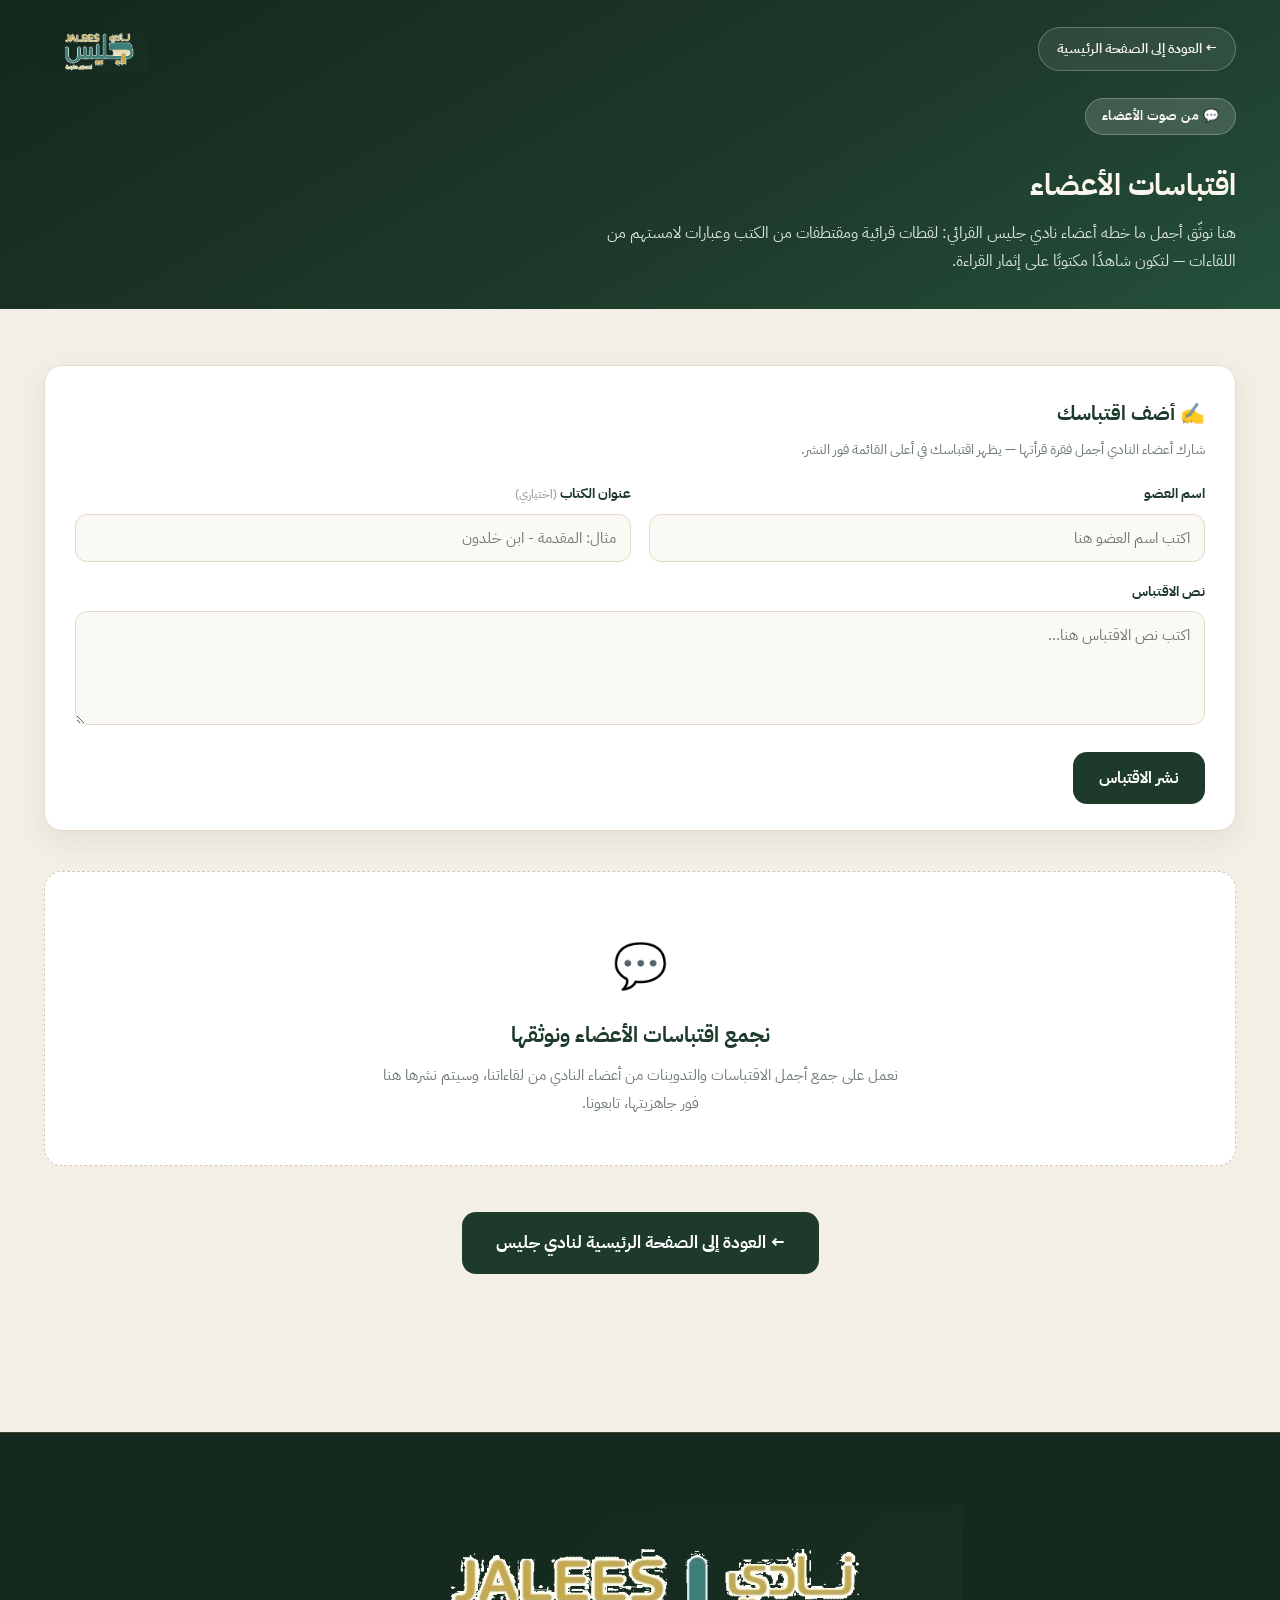
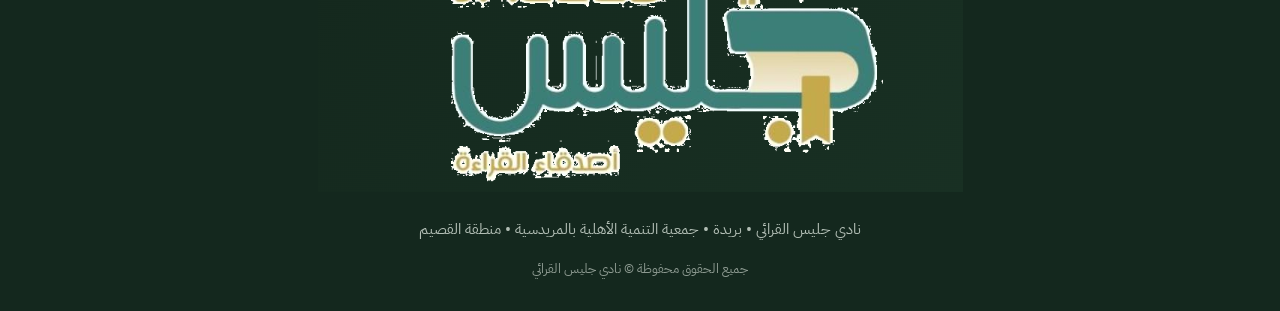
<file: quotes.html>
<!DOCTYPE html>
<html lang="ar" dir="rtl">
<head>
  <meta charset="UTF-8">
  <meta name="viewport" content="width=device-width, initial-scale=1.0">
  <title>اقتباسات الأعضاء | نادي جليس القرائي - القصيم</title>

  <meta name="description" content="اقتباسات وتدوينات أعضاء نادي جليس القرائي من لقاءاتهم في منطقة القصيم: لقطات قرائية ومقتطفات من الكتب وعبارات لامستهم.">
  <meta name="theme-color" content="#1E3A2B">

  <!-- Open Graph -->
  <meta property="og:title" content="اقتباسات الأعضاء | نادي جليس القرائي">
  <meta property="og:description" content="لقطات قرائية وتدوينات أعضاء نادي جليس القرائي من قلب اللقاءات في منطقة القصيم.">
  <meta property="og:type" content="website">
  <meta property="og:locale" content="ar_SA">
  <meta property="og:site_name" content="نادي جليس القرائي">
  <meta property="og:url" content="https://jallees.vercel.app/quotes.html">
  <meta property="og:image" content="https://jallees.vercel.app/assets/images/og-jalees-logo.jpg">
  <meta property="og:image:type" content="image/jpeg">
  <meta property="og:image:width" content="1200">
  <meta property="og:image:height" content="630">
  <meta property="og:image:alt" content="شعار نادي جليس القرائي - أصدقاء القراءة">

  <!-- Twitter / X -->
  <meta name="twitter:card" content="summary_large_image">
  <meta name="twitter:title" content="اقتباسات الأعضاء | نادي جليس القرائي">
  <meta name="twitter:description" content="لقطات قرائية وتدوينات أعضاء نادي جليس القرائي من قلب اللقاءات في منطقة القصيم.">
  <meta name="twitter:image" content="https://jallees.vercel.app/assets/images/og-jalees-logo.jpg">

  <!-- Favicon -->
  <link rel="icon" type="image/png" href="assets/images/logo-icon.png">

  <!-- Google Fonts -->
  <link rel="preconnect" href="https://fonts.googleapis.com">
  <link rel="preconnect" href="https://fonts.gstatic.com" crossorigin>
  <link href="https://fonts.googleapis.com/css2?family=IBM+Plex+Sans+Arabic:wght@300;400;500;600;700;800&family=Tajawal:wght@400;500;700;800&display=swap" rel="stylesheet">

  <!-- التنسيق الرئيسي المشترك -->
  <link rel="stylesheet" href="style.css">

  <style>
    /* ===== تنسيقات خاصة بصفحة الاقتباسات ===== */
    body {
      font-family: "IBM Plex Sans Arabic", sans-serif;
      background: #F4EFE6;
      margin: 0;
      min-height: 100vh;
    }

    .proof-page-header {
      background: linear-gradient(150deg, #14281D 0%, #1E3A2B 60%, #24503A 100%);
      color: #FAF6EE;
      padding: 26px 0 34px;
    }

    .back-nav-bar {
      display: flex;
      align-items: center;
      justify-content: space-between;
      margin-bottom: 26px;
    }

    .btn-back-home {
      display: inline-flex;
      align-items: center;
      gap: 8px;
      color: #FAF6EE;
      background: rgba(255,255,255,0.08);
      border: 1px solid rgba(255,255,255,0.25);
      padding: 9px 18px;
      border-radius: var(--radius-full, 40px);
      font-size: 14px;
      font-weight: 600;
      text-decoration: none;
      transition: background 0.2s ease;
    }
    .btn-back-home:hover { background: rgba(255,255,255,0.16); }

    .proof-header-logo { height: 46px; width: auto; display: block; }

    .proof-page-title { font-size: 30px; font-weight: 800; margin: 10px 0 8px; }
    .proof-page-lead { color: #D8E2DB; font-size: 15.5px; max-width: 640px; line-height: 1.8; margin: 0; }

    /* شبكة الاقتباسات */
    .quotes-grid {
      display: grid;
      grid-template-columns: repeat(auto-fill, minmax(300px, 1fr));
      gap: 24px;
    }

    .quote-card {
      background: #FFFFFF;
      border: 1px solid #E5DCC9;
      border-radius: 16px;
      padding: 26px 26px 22px;
      box-shadow: 0 8px 24px rgba(20, 40, 29, 0.07);
      display: flex;
      flex-direction: column;
      gap: 14px;
      position: relative;
      transition: transform 0.25s ease, box-shadow 0.25s ease;
    }
    .quote-card:hover {
      transform: translateY(-4px);
      box-shadow: 0 14px 32px rgba(20, 40, 29, 0.12);
      border-color: #C59B63;
    }

    .quote-mark {
      position: absolute;
      top: 16px;
      left: 20px;
      font-size: 42px;
      line-height: 1;
      color: #C59B63;
      opacity: 0.35;
      font-family: Georgia, serif;
    }

    .quote-text {
      font-size: 16px;
      line-height: 2;
      color: #2C3B32;
      margin: 0;
      font-family: "Tajawal", "IBM Plex Sans Arabic", sans-serif;
      font-weight: 500;
    }

    .quote-meta {
      display: flex;
      align-items: center;
      gap: 10px;
      margin-top: auto;
      padding-top: 14px;
      border-top: 1px dashed #E7DFCE;
      flex-wrap: wrap;
    }

    .quote-author {
      font-size: 14px;
      font-weight: 700;
      color: #1E3A2B;
    }

    .quote-book {
      font-size: 12.5px;
      font-weight: 600;
      color: #8C6B3F;
      background: rgba(197, 155, 99, 0.14);
      border: 1px solid rgba(197, 155, 99, 0.35);
      padding: 3px 12px;
      border-radius: 30px;
    }

    .quote-ordinal {
      font-size: 12px;
      font-weight: 700;
      color: #98A69D;
    }

    /* حالة عدم توفر اقتباسات منشورة بعد */
    .quotes-empty {
      background: #FFFFFF;
      border: 1px dashed #D5CBB4;
      border-radius: 18px;
      padding: 56px 24px 48px;
      text-align: center;
    }
    .quotes-empty-icon { font-size: 44px; margin-bottom: 12px; }
    .quotes-empty-title { font-size: 21px; font-weight: 800; color: #1E3A2B; margin: 0 0 8px; }
    .quotes-empty-desc { color: #6E7B72; font-size: 14.5px; max-width: 520px; margin: 0 auto; line-height: 1.9; }

    /* نموذج إضافة اقتباس */
    .quote-form-card {
      background: #FFFFFF;
      border: 1px solid #E5DCC9;
      border-radius: 18px;
      padding: 30px 30px 26px;
      box-shadow: 0 10px 30px rgba(20, 40, 29, 0.08);
      margin-bottom: 40px;
    }

    .quote-form-title {
      font-size: 20px;
      font-weight: 800;
      color: #1E3A2B;
      margin: 0 0 6px;
    }

    .quote-form-desc {
      color: #6E7B72;
      font-size: 14px;
      margin: 0 0 20px;
      line-height: 1.8;
    }

    .quote-form-row {
      display: grid;
      grid-template-columns: 1fr 1fr;
      gap: 18px;
    }

    .quote-field { margin-bottom: 18px; }
    .quote-row-field { margin-bottom: 18px; }

    .quote-field label {
      display: block;
      font-size: 14px;
      font-weight: 700;
      color: #1E3A2B;
      margin-bottom: 7px;
    }

    .quote-field label span {
      font-weight: 500;
      color: #98A69D;
      font-size: 12px;
    }

    .quote-field input,
    .quote-field textarea {
      width: 100%;
      border: 1.5px solid #E2D9C6;
      border-radius: 12px;
      background: #FBF9F4;
      padding: 12px 14px;
      font-family: "IBM Plex Sans Arabic", sans-serif;
      font-size: 14.5px;
      color: #26332C;
      transition: border-color 0.2s ease, background 0.2s ease;
      resize: vertical;
    }

    .quote-field input:focus,
    .quote-field textarea:focus {
      outline: none;
      border-color: #C59B63;
      background: #FFFFFF;
    }

    .quote-field input.invalid,
    .quote-field textarea.invalid {
      border-color: #C1554E;
      background: #FDF6F5;
    }

    .quote-form-actions {
      display: flex;
      align-items: center;
      gap: 16px;
      flex-wrap: wrap;
      margin-top: 4px;
    }

    .quote-form-msg {
      font-size: 13.5px;
      font-weight: 600;
      color: #2E7D4F;
      opacity: 0;
      transition: opacity 0.3s ease;
    }
    .quote-form-msg.visible { opacity: 1; }
    .quote-form-msg.error { color: #C1554E; }

    /* زر حذف الاقتباسات المضافة محلياً */
    .quote-delete {
      margin-right: auto;
      border: none;
      background: transparent;
      color: #C1554E;
      font-size: 13px;
      font-weight: 600;
      cursor: pointer;
      padding: 2px 8px;
      border-radius: 8px;
      font-family: "IBM Plex Sans Arabic", sans-serif;
      transition: background 0.2s ease;
    }
    .quote-delete:hover { background: rgba(193, 85, 78, 0.1); }

    @media (max-width: 640px) {
      .quote-form-row { grid-template-columns: 1fr; gap: 0; }
      .quote-form-card { padding: 22px 18px; }
    }
  </style>
</head>
<body>

  <!-- شريط الترويسة لصفحة الاقتباسات -->
  <header class="proof-page-header">
    <div class="container">

      <div class="back-nav-bar">
        <a href="index.html" class="btn-back-home">
          <span>← العودة إلى الصفحة الرئيسية</span>
        </a>
        <a href="index.html" class="site-logo">
          <img src="assets/images/logo-on-dark.png" alt="نادي جليس القرائي" class="proof-header-logo">
        </a>
      </div>

      <span class="section-badge badge-light">💬 من صوت الأعضاء</span>
      <h1 class="proof-page-title">اقتباسات الأعضاء</h1>
      <p class="proof-page-lead">
        هنا نوثّق أجمل ما خطه أعضاء نادي جليس القرائي: لقطات قرائية ومقتطفات من الكتب وعبارات لامستهم من اللقاءات — لتكون شاهدًا مكتوبًا على إثمار القراءة.
      </p>

    </div>
  </header>

  <main class="section" style="padding-top: 56px;">
    <div class="container">

      <!-- نموذج إضافة اقتباس جديد -->
      <section class="quote-form-card" aria-labelledby="quote-form-title">
        <h2 class="quote-form-title" id="quote-form-title">✍️ أضف اقتباسك</h2>
        <p class="quote-form-desc">
          شارك أعضاء النادي أجمل فقرة قرأتها — يظهر اقتباسك في أعلى القائمة فور النشر.
        </p>
        <form id="quote-form" novalidate>
          <div class="quote-form-row">
            <div class="quote-field">
              <label for="qf-author">اسم العضو</label>
              <input id="qf-author" type="text" maxlength="60" placeholder="اكتب اسم العضو هنا" autocomplete="off">
            </div>
            <div class="quote-field">
              <label for="qf-book">عنوان الكتاب <span>(اختياري)</span></label>
              <input id="qf-book" type="text" maxlength="80" placeholder="مثال: المقدمة - ابن خلدون" autocomplete="off">
            </div>
          </div>
          <div class="quote-field">
            <label for="qf-text">نص الاقتباس</label>
            <textarea id="qf-text" rows="4" maxlength="500" placeholder="اكتب نص الاقتباس هنا…" required></textarea>
          </div>
          <div class="quote-form-actions">
            <button type="submit" class="btn btn-primary">
              <span>نشر الاقتباس</span>
            </button>
            <span class="quote-form-msg" id="qf-msg" role="status" aria-live="polite"></span>
          </div>
        </form>
      </section>

      <!-- شبكة الاقتباسات (تُملأ من مصفوفة memberQuotes في أسفل الصفحة) -->
      <div class="quotes-grid" id="quotes-grid"></div>

      <!-- حالة عدم توفر اقتباسات منشورة بعد -->
      <div class="quotes-empty" id="quotes-empty">
        <div class="quotes-empty-icon">💬</div>
        <h3 class="quotes-empty-title">نجمع اقتباسات الأعضاء ونوثقها</h3>
        <p class="quotes-empty-desc">
          نعمل على جمع أجمل الاقتباسات والتدوينات من أعضاء النادي من لقاءاتنا، وسيتم نشرها هنا فور جاهزيتها، تابعونا.
        </p>
      </div>

      <!-- زر العودة النهائي -->
      <div class="text-center" style="margin-top: 46px;">
        <a href="index.html" class="btn btn-primary btn-lg">
          <span>← العودة إلى الصفحة الرئيسية لنادي جليس</span>
        </a>
      </div>

    </div>
  </main>

  <!-- التذييل الرسمي -->
  <footer class="site-footer" style="margin-top: 70px;">
    <div class="container text-center" style="padding-bottom: 30px;">
      <a href="index.html" class="site-logo" style="display:inline-block; margin-bottom:16px;">
        <img src="assets/images/logo-on-dark.png" alt="نادي جليس" class="proof-header-logo" style="height:auto;">
      </a>
      <p style="color:#B2BEB5; font-size:14.5px; max-width:600px; margin:0 auto 16px;">
        نادي جليس القرائي • بريدة • جمعية التنمية الأهلية بالمريدسية • منطقة القصيم
      </p>
      <p style="color:#8C9990; font-size:13px;">
        جميع الحقوق محفوظة © نادي جليس القرائي
      </p>
    </div>
  </footer>

  <!-- JavaScript الخاص بصفحة الاقتباسات -->
  <script>
    /*
      ============================================================
      ربط النشر المشترك (يظهر الاقتباس لجميع الأجهزة والزوار)
      ============================================================
      1) اتبع خطوات الإعداد في الملف: quotes-backend/الخطوات.md
      2) الصق رابط تطبيق الويب (Web App URL) في المتغير أدناه QUOTES_API_URL
      3) بمجرد وضع الرابط: كل اقتباس يُنشر من الموقع يُخزن في جدول جوجل
         ويظهر فوراً لجميع الزوار على جميع الأجهزة.
      أما إن بقي فارغاً: تعمل الاقتباسات محلياً على جهاز الكاتب فقط (وضع تجريبي).
    */
    const QUOTES_API_URL = "https://script.google.com/macros/s/AKfycbxBAjFD3tU3gqIynImONQzyiFysdsLO3KHyTYW-aDt7-aibhZCvUG3E0pUvFG445w2W/exec";

    /*
      مصفوفة الاقتباسات الثابتة (تظهر للجميع دون الحاجة للخدمة السحابية)
      لإضافة اقتباس: أضف عنصراً بهذا الشكل:
      { text: "نص الاقتباس", author: "اسم العضو", book: "اسم الكتاب (اختياري)", ordinal: "اقتباس ٣" }
    */
    const memberQuotes = [];

    /* الاقتباسات التي تُجلبها من الخدمة السحابية (Google Sheets) */
    let sharedQuotes = [];

    /* الاقتباسات المحفوظة من النموذج قبل ربط الخدمة (تُحفظ في متصفح الجهاز نفسه) */
    const STORAGE_KEY = "jaleesMemberQuotes";
    const userQuotes = (function loadUserQuotes() {
      try {
        const raw = localStorage.getItem(STORAGE_KEY);
        return raw ? JSON.parse(raw) : [];
      } catch { return []; }
    })();

    function saveUserQuotes() {
      try {
        localStorage.setItem(STORAGE_KEY, JSON.stringify(userQuotes));
      } catch { /* التخزين غير متاح */ }
    }

    /* جلب الاقتباسات المشتركة من جدول جوجل (عند ربط الخدمة) */
    function loadSharedQuotes() {
      if (!QUOTES_API_URL) return Promise.resolve();
      return fetch(QUOTES_API_URL)
        .then(r => r.json())
        .then(data => {
          if (data && data.ok) sharedQuotes = (data.quotes || []).map(q => ({
            text: q.text,
            author: q.author,
            book: q.book || "",
            ordinal: q.date ? "نُشر في " + q.date : ""
          }));
          renderAll();
        })
        .catch(() => { /* الخدمة غير متاحة الآن — تبقى الاقتباسات المحلية */ });
    }

    /* نشر اقتباس إلى الخدمة السحابية */
    function publishSharedQuote(quote) {
      const body = new URLSearchParams({
        author: quote.author,
        book: quote.book || "",
        text: quote.text
      });
      return fetch(QUOTES_API_URL, {
        method: "POST",
        body: body,
        redirect: "follow"
      }).then(r => r.json());
    }

    function esc(text) {
      const d = document.createElement("div");
      d.textContent = text;
      return d.innerHTML;
    }

    function buildCard(q, deletable) {
      const card = document.createElement("article");
      card.className = "quote-card";

      const mark = document.createElement("span");
      mark.className = "quote-mark";
      mark.innerHTML = "&rdquo;";
      card.appendChild(mark);

      const p = document.createElement("p");
      p.className = "quote-text";
      p.textContent = q.text;
      card.appendChild(p);

      const meta = document.createElement("div");
      meta.className = "quote-meta";

      const author = document.createElement("span");
      author.className = "quote-author";
      author.textContent = "✍️ " + q.author;
      meta.appendChild(author);

      if (q.book) {
        const book = document.createElement("span");
        book.className = "quote-book";
        book.textContent = "📘 " + q.book;
        meta.appendChild(book);
      }

      if (q.ordinal) {
        const ord = document.createElement("span");
        ord.className = "quote-ordinal";
        ord.textContent = "• " + q.ordinal;
        meta.appendChild(ord);
      }

      if (deletable) {
        const del = document.createElement("button");
        del.type = "button";
        del.className = "quote-delete";
        del.textContent = "حذف";
        del.setAttribute("aria-label", "حذف اقتباسك من هذا الجهاز");
        del.addEventListener("click", function () {
          const idx = userQuotes.indexOf(q);
          if (idx > -1) {
            userQuotes.splice(idx, 1);
            saveUserQuotes();
            renderAll();
          }
        });
        meta.appendChild(del);
      }

      card.appendChild(meta);
      return card;
    }

    function renderAll() {
      const grid = document.getElementById("quotes-grid");
      const empty = document.getElementById("quotes-empty");
      if (!grid) return;

      grid.innerHTML = "";

      const total = userQuotes.length + sharedQuotes.length + memberQuotes.length;
      if (total === 0) {
        grid.style.display = "none";
        if (empty) empty.style.display = "block";
        return;
      }
      if (empty) empty.style.display = "none";
      grid.style.display = "";

      /* الترتيب: الاقتباس الأحدث في الأعلى */
      userQuotes.forEach(q => grid.appendChild(buildCard(q, true)));
      sharedQuotes.forEach(q => grid.appendChild(buildCard(q, false)));
      memberQuotes.forEach((q, i) => {
        if (!q.ordinal) q.ordinal = "اقتباس " + (memberQuotes.length - i);
        grid.appendChild(buildCard(q, false));
      });
    }

    function showMsg(text, isError) {
      const msg = document.getElementById("qf-msg");
      if (!msg) return;
      msg.textContent = text;
      msg.classList.toggle("error", !!isError);
      msg.classList.add("visible");
      clearTimeout(showMsg._t);
      showMsg._t = setTimeout(() => msg.classList.remove("visible"), 4000);
    }

    (function initQuoteForm() {
      const form = document.getElementById("quote-form");
      if (!form) return;

      form.addEventListener("submit", function (e) {
        e.preventDefault();

        const authorEl = document.getElementById("qf-author");
        const bookEl = document.getElementById("qf-book");
        const textEl = document.getElementById("qf-text");

        const author = authorEl.value.trim();
        const book = bookEl.value.trim();
        const text = textEl.value.trim();

        [authorEl, textEl].forEach(el => el.classList.remove("invalid"));

        if (!author || author.length < 2) {
          authorEl.classList.add("invalid");
          authorEl.focus();
          showMsg("يرجى كتابة اسم العضو", true);
          return;
        }
        if (!text || text.length < 10) {
          textEl.classList.add("invalid");
          textEl.focus();
          showMsg("يرجى كتابة نص الاقتباس (١٠ أحرف على الأقل)", true);
          return;
        }

        const quote = {
          text: text,
          author: author,
          book: book,
          ordinal: "اقتباس جديد",
          ts: Date.now()
        };

        if (QUOTES_API_URL) {
          /* وضع النشر المشترك: يظهر الاقتباس لجميع الزوار عبر جدول جوجل */
          showMsg("جارٍ نشر الاقتباس…");
          publishSharedQuote(quote)
            .then(data => {
              form.reset();
              showMsg("✓ تم نشر اقتباسك — يظهر الآن لجميع الزوار");
              loadSharedQuotes();
            })
            .catch(() => {
              /* فشل الاتصال: نحفظه محلياً حتى لا يضيع */
              quote.ordinal = "اقتباسك (بانتظار المزامنة)";
              userQuotes.unshift(quote);
              saveUserQuotes();
              renderAll();
              form.reset();
              showMsg("تعذر الاتصال بالخدمة — حُفظ اقتباسك محلياً مؤقتاً", true);
            });
        } else {
          /* الوضع التجريبي: يظهر على جهاز الكاتب فقط */
          userQuotes.unshift(quote);
          saveUserQuotes();
          renderAll();

          form.reset();
          showMsg("✓ تم نشر اقتباسك في أعلى القائمة");
        }

        const firstCard = document.getElementById("quotes-grid").firstElementChild;
        if (firstCard) firstCard.scrollIntoView({ behavior: "smooth", block: "center" });
      });
    })();

    renderAll();
    loadSharedQuotes();
    /* تحديث تلقائي لقائمة الاقتباسات المشتركة كل دقيقة حتى يرى الزوار الجديدون الاقتباسات دون تحديث الصفحة */
    setInterval(loadSharedQuotes, 60000);
  </script>
  <!-- شريط التنقل السفلي (نمط التطبيقات) -->
  <nav class="site-tabbar" aria-label="التنقل السريع">
    <ul>
      <li><a href="index.html">
        <svg class="tb-icon" viewBox="0 0 24 24" fill="none" stroke="currentColor" stroke-width="1.9" stroke-linecap="round" stroke-linejoin="round"><path d="M3 9l9-7 9 7v11a2 2 0 0 1-2 2H5a2 2 0 0 1-2-2z"/><path d="M9 22V12h6v10"/></svg>
        <span>الرئيسية</span>
      </a></li>
      <li><a href="index.html#recorded-meetings">
        <svg class="tb-icon" viewBox="0 0 24 24" fill="none" stroke="currentColor" stroke-width="1.9" stroke-linecap="round" stroke-linejoin="round"><rect x="3" y="4" width="18" height="18" rx="2"/><path d="M16 2v4M8 2v4M3 10h18"/></svg>
        <span>اللقاءات</span>
      </a></li>
      <li><a href="proofs.html">
        <svg class="tb-icon" viewBox="0 0 24 24" fill="none" stroke="currentColor" stroke-width="1.9" stroke-linecap="round" stroke-linejoin="round"><rect x="3" y="3" width="18" height="18" rx="2"/><circle cx="8.5" cy="8.5" r="1.5"/><path d="M21 15l-5-5L5 21"/></svg>
        <span>الشواهد</span>
      </a></li>
      <li><a href="quotes.html" class="active" aria-current="page">
        <svg class="tb-icon" viewBox="0 0 24 24" fill="currentColor" stroke="none"><path d="M10.7 5.6C7.2 6.8 5 9.4 5 12.6v5.8h5.7v-5.8H8.3c.1-1.9 1.1-3.2 3-3.8l-.6-3.2zm8.6 0c-3.5 1.2-5.7 3.8-5.7 7v5.8h5.7v-5.8h-2.4c.1-1.9 1.1-3.2 3-3.8l-.6-3.2z"/></svg>
        <span>الاقتباسات</span>
      </a></li>
      <li><a href="index.html#join">
        <svg class="tb-icon" viewBox="0 0 24 24" fill="none" stroke="currentColor" stroke-width="1.9" stroke-linecap="round" stroke-linejoin="round"><path d="M16 21v-2a4 4 0 0 0-4-4H5a4 4 0 0 0-4 4v2"/><circle cx="8.5" cy="7" r="4"/><path d="M20 8v6M23 11h-6"/></svg>
        <span>انضم لنا</span>
      </a></li>
    </ul>
  </nav>

</body>
</html>
</file>
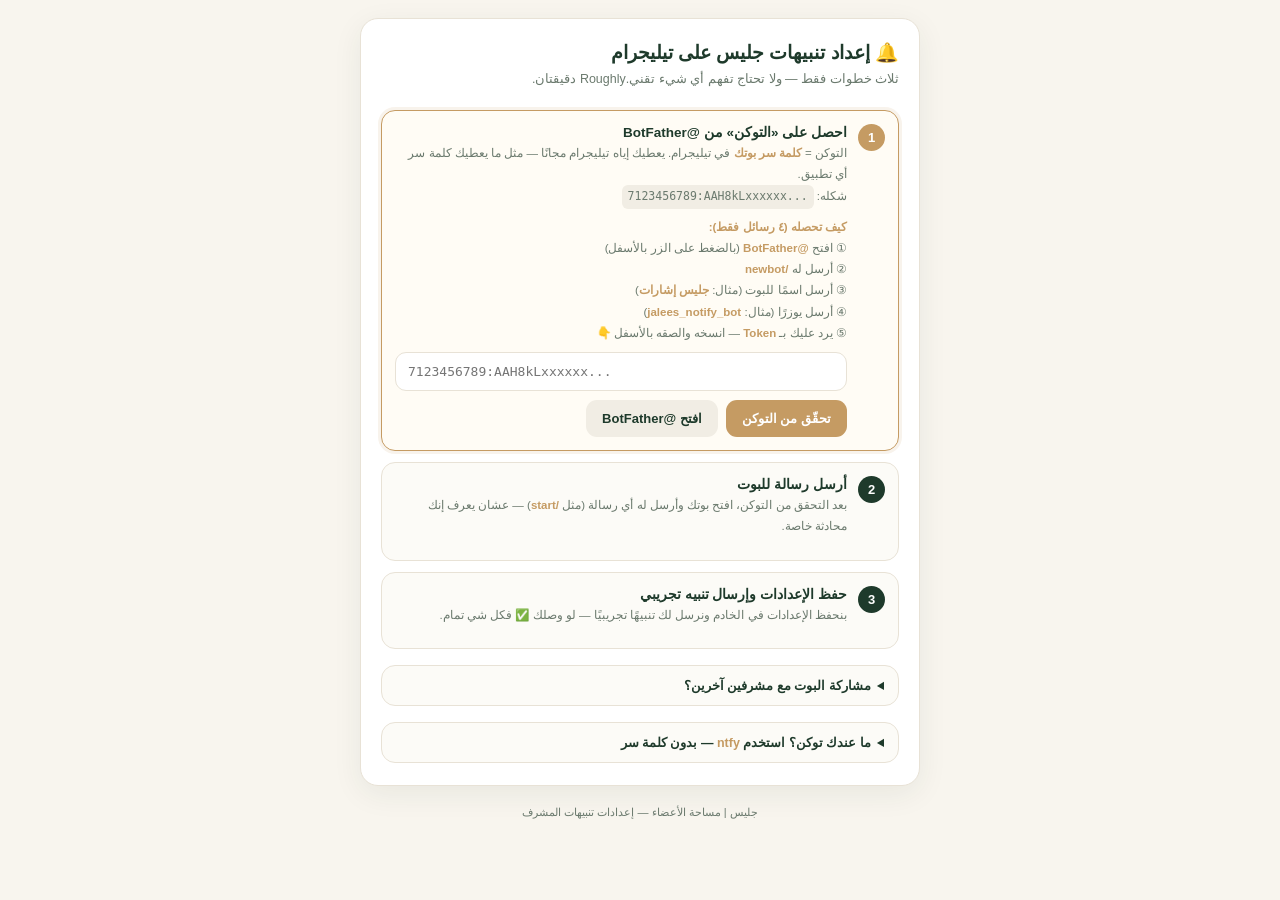
<file: telegram-setup.html>
<!DOCTYPE html>
<html lang="ar" dir="rtl">
<head>
<meta charset="UTF-8">
<meta name="viewport" content="width=device-width, initial-scale=1.0">
<title>إعداد تنبيهات جليس | تيليجرام</title>
<style>
  :root { --green:#1E3A2B; --gold:#C59B63; --line:#E8E2D6; --muted:#6B7A6E; --bg:#F8F5EE; }
  * { box-sizing:border-box; }
  body { margin:0; font-family: Tahoma, Arial, sans-serif; background:var(--bg); color:var(--green); padding:18px 14px 60px; }
  .card { max-width:560px; margin:0 auto; background:#fff; border:1px solid var(--line); border-radius:18px; padding:22px 20px; box-shadow:0 8px 30px rgba(30,58,43,.07); }
  h1 { font-size:19px; margin:0 0 4px; }
  .sub { font-size:12.5px; color:var(--muted); line-height:1.9; margin:0 0 18px; }
  .step { display:flex; gap:11px; padding:13px; border:1px solid var(--line); border-radius:14px; margin-bottom:11px; background:#FCFBF7; }
  .step.done { border-color:#BFE3C4; background:#F3FBF4; }
  .step.active { border-color:var(--gold); background:#FFFCF5; box-shadow:0 0 0 3px rgba(197,155,99,.12); }
  .num { flex:none; width:27px; height:27px; border-radius:50%; background:var(--green); color:#fff; display:grid; place-items:center; font-size:13px; font-weight:700; }
  .step.done .num { background:#4CAF50; }
  .step.active .num { background:var(--gold); }
  .body { flex:1; }
  .body strong { display:block; font-size:13.5px; margin-bottom:3px; }
  .body p { font-size:11.5px; color:var(--muted); line-height:1.85; margin:0 0 8px; }
  .body b { color:var(--gold); }
  code, .mono { font-family: Consolas, monospace; background:#F1EDE4; padding:1px 6px; border-radius:6px; font-size:11.5px; direction:ltr; display:inline-block; }
  input { width:100%; padding:11px 12px; border:1px solid var(--line); border-radius:11px; font-size:13px; font-family:Consolas,monospace; direction:ltr; text-align:left; background:#fff; }
  input:focus { outline:2px solid rgba(197,155,99,.35); border-color:var(--gold); }
  button { border:0; border-radius:11px; padding:11px 16px; font-size:13px; font-weight:700; cursor:pointer; font-family:inherit; }
  .primary { background:var(--green); color:#fff; }
  .gold { background:var(--gold); color:#fff; }
  .ghost { background:#F1EDE4; color:var(--green); }
  .row { display:flex; gap:8px; margin-top:9px; flex-wrap:wrap; }
  .status { margin-top:16px; padding:12px 14px; border-radius:12px; font-size:12.5px; line-height:1.9; display:none; }
  .status.ok { display:block; background:#F1FBF3; border:1px solid #BFE3C4; color:#246b33; }
  .status.err { display:block; background:#FDF3F3; border:1px solid #F0C2C2; color:#a03232; }
  .status.wait { display:block; background:#FFFCF5; border:1px solid var(--gold); color:#7a5a20; }
  .foot { max-width:560px; margin:16px auto 0; font-size:11px; color:var(--muted); line-height:1.9; text-align:center; }
.alt { margin-top:16px; border:1px solid var(--line); border-radius:14px; background:#FCFBF7; overflow:hidden; }
.alt summary { padding:12px 14px; cursor:pointer; font-size:12.5px; color:var(--green); font-weight:700; }
.alt summary b { color:var(--gold); }
.alt-body { padding:0 14px 14px; }
.alt-body p { font-size:11.5px; color:var(--muted); line-height:1.85; margin:0 0 8px; }
.alt-body ol { margin:0 0 10px; padding-inline-start:18px; font-size:11.5px; color:var(--muted); line-height:1.9; }
</style>
</head>
<body>
<div class="card">
  <h1>🔔 إعداد تنبيهات جليس على تيليجرام</h1>
  <p class="sub">ثلاث خطوات فقط — ولا تحتاج تفهم أي شيء تقني.Roughly دقيقتان.</p>

  <div class="step active" id="s1">
    <span class="num">1</span>
    <div class="body">
      <strong>احصل على «التوكن» من @BotFather</strong>
      <p>التوكن = <b>كلمة سر بوتك</b> في تيليجرام. يعطيك إياه تيليجرام مجانًا — مثل ما يعطيك كلمة سر أي تطبيق.
      <br>شكله: <code>7123456789:AAH8kLxxxxxx...</code></p>
      <p><b>كيف تحصله (٤ رسائل فقط):</b><br>
      ① افتح <b>@BotFather</b> (بالضغط على الزر بالأسفل)<br>
      ② أرسل له <b>/newbot</b><br>
      ③ أرسل اسمًا للبوت (مثال: <b>جليس إشارات</b>)<br>
      ④ أرسل يوزرًا (مثال: <b>jalees_notify_bot</b>)<br>
      ⑤ يرد عليك بـ <b>Token</b> — انسخه والصقه بالأسفل 👇</p>
      <input id="token" placeholder="7123456789:AAH8kLxxxxxx..." autocomplete="off">
      <div class="row">
        <button class="gold" id="btnCheck">تحقّق من التوكن</button>
        <a class="ghost" style="text-decoration:none;padding:11px 16px;border-radius:11px;display:inline-block;font-size:13px;font-weight:700" href="https://t.me/BotFather" target="_blank" rel="noopener">افتح @BotFather</a>
      </div>
    </div>
  </div>

  <div class="step" id="s2">
    <span class="num">2</span>
    <div class="body">
      <strong>أرسل رسالة للبوت</strong>
      <p id="s2text">بعد التحقق من التوكن، افتح بوتك وأرسل له أي رسالة (مثل <b>/start</b>) — عشان يعرف إنك محادثة خاصة.</p>
      <div class="row">
        <a class="ghost" id="botLink" style="text-decoration:none;padding:11px 16px;border-radius:11px;display:inline-block;font-size:13px;font-weight:700;display:none" href="#" target="_blank" rel="noopener">افتح بوتك</a>
        <button class="gold" id="btnChat" style="display:none">وجدت المحادثة — متابعة</button>
      </div>
    </div>
  </div>

  <div class="step" id="s3">
    <span class="num">3</span>
    <div class="body">
      <strong>حفظ الإعدادات وإرسال تنبيه تجريبي</strong>
      <p>بنحفظ الإعدادات في الخادم ونرسل لك تنبيهًا تجريبيًا — لو وصلك ✅ فكل شي تمام.</p>
      <div class="row">
        <button class="primary" id="btnSave" style="display:none">احفظ وأرسل تجريبي</button>
      </div>
    </div>
  </div>

  <div class="status" id="status"></div>

  <details class="alt">
    <summary>مشاركة البوت مع مشرفين آخرين؟</summary>
    <div class="alt-body">
      <p>تقدر ترسل التنبيهات <b>لأكثر من شخص</b> — إما أرقام مفردة، أو مجموعة واحدة.</p>
      <p><b>الطريقة ١ — أرقام مفردة:</b> كل مشرف يفتح <b>https://t.me/userinfobot</b> وياخذ رقمه ← افصل الأرقام بفاصلة.</p>
      <p><b>الطريقة ٢ — مجموعة (الأفضل):</b> أنشئ مجموعة في تيليجرام «تنبيهات جليس» ← أضف بوتك <b>مشرفًا (Admin)</b> ← الرقم يبدأ بـ <code>-100</code>.</p>
      <input id="extraChats" placeholder="6584082937, 123456789, -1001234567890" autocomplete="off">
      <small class="field-hint" style="display:block;margin-top:6px;font-size:10.5px;color:#6B7A6E">اتركه فاضيًا للإبقاء على رقمك فقط.</small>
      <div class="row">
        <button class="gold" id="btnExtra">احفظ قائمة المستقبِلين</button>
      </div>
    </div>
  </details>

  <details class="alt">
    <summary>ما عندك توكن؟ استخدم <b>ntfy</b> — بدون كلمة سر</summary>
    <div class="alt-body">
      <p>هذا الطريق أبسط: <b>ما تحتاج توكن ولا كلمة سر</b> — بس تختار اسمًا سريًا للمجلد.</p>
      <ol>
        <li>ثبّت تطبيق <b>ntfy</b> على جوالك (من Google Play أو App Store — مجاني).</li>
        <li>افتح التطبيق واشترك في المجلد، مثلًا: <code>jalees-club-9x2</code> (اختر اسمًا لا يعرفه أحد).</li>
        <li>اكتب نفس الاسم بالأسفل ← «احفظ وأرسل تجريبي».</li>
      </ol>
      <input id="ntfyTopic" placeholder="jalees-club-9x2" autocomplete="off">
      <div class="row">
        <button class="gold" id="btnNtfy">احفظ وأرسل تجريبي (ntfy)</button>
        <a class="ghost" style="text-decoration:none;padding:11px 16px;border-radius:11px;display:inline-block;font-size:13px;font-weight:700" href="https://ntfy.sh" target="_blank" rel="noopener">حمّل تطبيق ntfy</a>
      </div>
    </div>
  </details>
</div>

<p class="foot">جليس | مساحة الأعضاء — إعدادات تنبيهات المشرف</p>

<script>
const API = 'https://script.google.com/macros/s/AKfycbykj8VcIZXP6ljg-W0O0qeP1OHVhO7Y_jp9ReJy0i8KswPrQCDHAgtixCfCGz_6a6n-iA/exec';
let token = '';
let botUsername = '';
let chatId = '';

const $ = (s) => document.querySelector(s);
const status = (kind, text) => { const el = $('#status'); el.className = 'status ' + kind; el.textContent = text; };
const mark = (id, state) => { const el = $(id); el.classList.remove('active', 'done'); if (state) el.classList.add(state); };

async function tg(method, payload) {
  const url = 'https://api.telegram.org/bot' + token + '/' + method;
  const res = await fetch(url, payload ? { method:'post', headers:{'Content-Type':'application/json'}, body: JSON.stringify(payload) } : undefined);
  const json = await res.json().catch(() => ({}));
  if (!json.ok) throw new Error((json.description || 'خطأ من تيليجرام') + ' — تأكد من التوكن');
  return json.result;
}

$('#btnCheck').addEventListener('click', async () => {
  token = $('#token').value.trim();
  if (!token) { status('err', 'الصق التوكن أولًا.'); return; }
  status('wait', 'جارٍ التحقق…');
  try {
    const me = await tg('getMe');
    botUsername = me.username;
    status('ok', '✅ التوكن صحيح! البوت: @' + botUsername);
    mark('#s1', 'done');
    mark('#s2', 'active');
    const link = $('#botLink');
    link.href = 'https://t.me/' + botUsername;
    link.style.display = 'inline-block';
    link.textContent = 'افتح @' + botUsername;
    $('#btnChat').style.display = 'inline-block';
    $('#s2text').innerHTML = 'افتح بوتك (<b>@' + botUsername + '</b>) بالضغط على الزر بالأسفل، وأرسل له أي رسالة (مثل <b>/start</b>).';
  } catch (e) {
    status('err', '❌ ' + e.message);
  }
});

$('#btnChat').addEventListener('click', async () => {
  status('wait', 'جارٍ البحث عن محادثتك…');
  const findChat = async () => {
    const updates = await tg('getUpdates', { limit: 30 });
    let found = '';
    updates.forEach((u) => {
      const m = u.message || u.edited_message || {};
      if (m.chat && !found) found = String(m.chat.id);
    });
    return found;
  };
  try {
    let found = await findChat();
    /* ننتظر حتى ٤٠ ثانية — المستخدم قد يكون يرسل /start الآن */
    const started = Date.now();
    while (!found && Date.now() - started < 40000) {
      status('wait', 'لم تصل رسالة بعد — افتح البوت وأرسل /start (ننتظرك هنا…)');
      await new Promise((r) => setTimeout(r, 2500));
      try { found = await findChat(); } catch (e) { /* نكمل المحاولة */ }
    }
    if (!found) {
      status('err', 'ما وصلت رسالة. افتح @' + botUsername + ' (الزر بالأعلى) وأرسل /start، ثم اضغط «وجدت المحادثة» مرة ثانية.');
      return;
    }
    chatId = found;
    status('ok', '✅ رقم المحادثة: ' + chatId);
    mark('#s2', 'done');
    mark('#s3', 'active');
    $('#btnSave').style.display = 'inline-block';
  } catch (e) {
    status('err', '❌ ' + e.message);
  }
});

$('#btnSave').addEventListener('click', async () => {
  status('wait', 'جارٍ الحفظ والإرسال…');
  try {
    const payload = {
      action: 'saveNotifySettings',
      data: JSON.stringify({
        channel: 'telegram',
        telegramToken: token,
        telegramChat: chatId,
        types: ['register','join','consultation','article','book','weekly','archive','window','selection','summary','member']
      })
    };
    const saved = await (await fetch(API, {
      method: 'POST',
      headers: { 'Content-Type': 'application/x-www-form-urlencoded' },
      body: 'action=saveNotifySettings&data=' + encodeURIComponent(payload.data)
    })).json();
    if (!saved || saved.success !== true) {
      const msg = String((saved && (saved.error || saved.message)) || 'تعذر الحفظ');
      if (/غير معروف|unknown action/i.test(msg)) {
        throw new Error('الخادم المنشور ما زال قديمًا (r37). الحل:\n\n١) الصق apps-script-final-full.txt في Apps Script\n٢) Deploy → New version\n٣) شغّل setupJaleesSheets مرة واحدة\n٤) ارجع هنا واضغط «احفظ وأرسل تجريبي»');
      }
      throw new Error(msg);
    }

    const test = await (await fetch(API, {
      method: 'POST',
      headers: { 'Content-Type': 'application/x-www-form-urlencoded' },
      body: 'action=testNotification&data=' + encodeURIComponent(JSON.stringify({}))
    })).json();

    if (test && test.pushed) {
      status('ok', '🎉 تم! وصل التنبيه التجريبي لتيليجرام — افتح تيليجرام الآن.\n\nكل طلب تسجيل جديد س يصلك إشعار فورًا.');
      mark('#s3', 'done');
    } else {
      const detail = String((test && test.detail) || 'تحقق من الاتصال بالإنترنت');
      if (/غير معروف|unknown action/i.test(detail)) {
        status('err', 'الخادم المنشور ما زال قديمًا (r37). الحل: الصق apps-script-final-full.txt ← Deploy → New version ← شغّل setupJaleesSheets ← ارجع هنا.');
      } else {
        status('err', 'حُفظت الإعدادات لكن لم يصل التنبيه: ' + detail);
      }
    }
  } catch (e) {
    status('err', '❌ ' + (e.message || e));
  }
});
$('#btnExtra').addEventListener('click', async () => {
  const list = $('#extraChats').value.split(/[,;\n\r]+/).map((v) => v.trim()).filter(Boolean);
  if (!list.length) { status('err', 'اكتب رقمًا واحدًا على الأقل.'); return; }
  status('wait', 'جارٍ الحفظ…');
  try {
    const saved = await (await fetch(API, {
      method: 'POST',
      headers: { 'Content-Type': 'application/x-www-form-urlencoded' },
      body: 'action=saveNotifySettings&data=' + encodeURIComponent(JSON.stringify({ channel: 'telegram', telegramToken: token, telegramChat: list.join(','), types: ['register','join','consultation','article','book','weekly','archive','window','selection','summary','member'] }))
    })).json();
    if (!saved || saved.success !== true) throw new Error((saved && (saved.error || saved.message)) || 'تعذر الحفظ');
    const test = await (await fetch(API, {
      method: 'POST',
      headers: { 'Content-Type': 'application/x-www-form-urlencoded' },
      body: 'action=testNotification&data=' + encodeURIComponent(JSON.stringify({}))
    })).json();
    if (test && test.pushed) status('ok', '🎉 تم! صار التنبيه يروح لـ ' + list.length + ' محادثة. ' + ((test.detail) || ''));
    else status('err', 'حُفظت القائمة لكن لم يصل التنبيه: ' + ((test && test.detail) || 'تحقق من الأرقام'));
  } catch (e) {
    status('err', '❌ ' + (e.message || e));
  }
});

$('#btnNtfy').addEventListener('click', async () => {
  const topic = $('#ntfyTopic').value.trim();
  if (!topic) { status('err', 'اكتب اسم المجلد أولًا.'); return; }
  status('wait', 'جارٍ الحفظ والإرسال…');
  try {
    const types = ['register','join','consultation','article','book','weekly','archive','window','selection','summary','member'];
    const saved = await (await fetch(API, {
      method: 'POST',
      headers: { 'Content-Type': 'application/x-www-form-urlencoded' },
      body: 'action=saveNotifySettings&data=' + encodeURIComponent(JSON.stringify({ channel: 'ntfy', ntfyTopic: topic, types: types }))
    })).json();
    if (!saved || saved.success !== true) throw new Error((saved && saved.error) || 'تعذر الحفظ');
    const test = await (await fetch(API, {
      method: 'POST',
      headers: { 'Content-Type': 'application/x-www-form-urlencoded' },
      body: 'action=testNotification&data=' + encodeURIComponent(JSON.stringify({}))
    })).json();
    if (test && test.pushed) {
      status('ok', '🎉 تم! افتح تطبيق ntfy على جوالك — لازم تكون مشترك في المجلد: ' + topic);
    } else {
      status('err', 'حُفظت الإعدادات لكن لم يصل التنبيه: ' + ((test && test.detail) || 'تأكد أنك مشترك في المجلد بنفس الاسم'));
    }
  } catch (e) {
    status('err', '❌ ' + (e.message || e));
  }
});
</script>
</body>
</html>
</file>
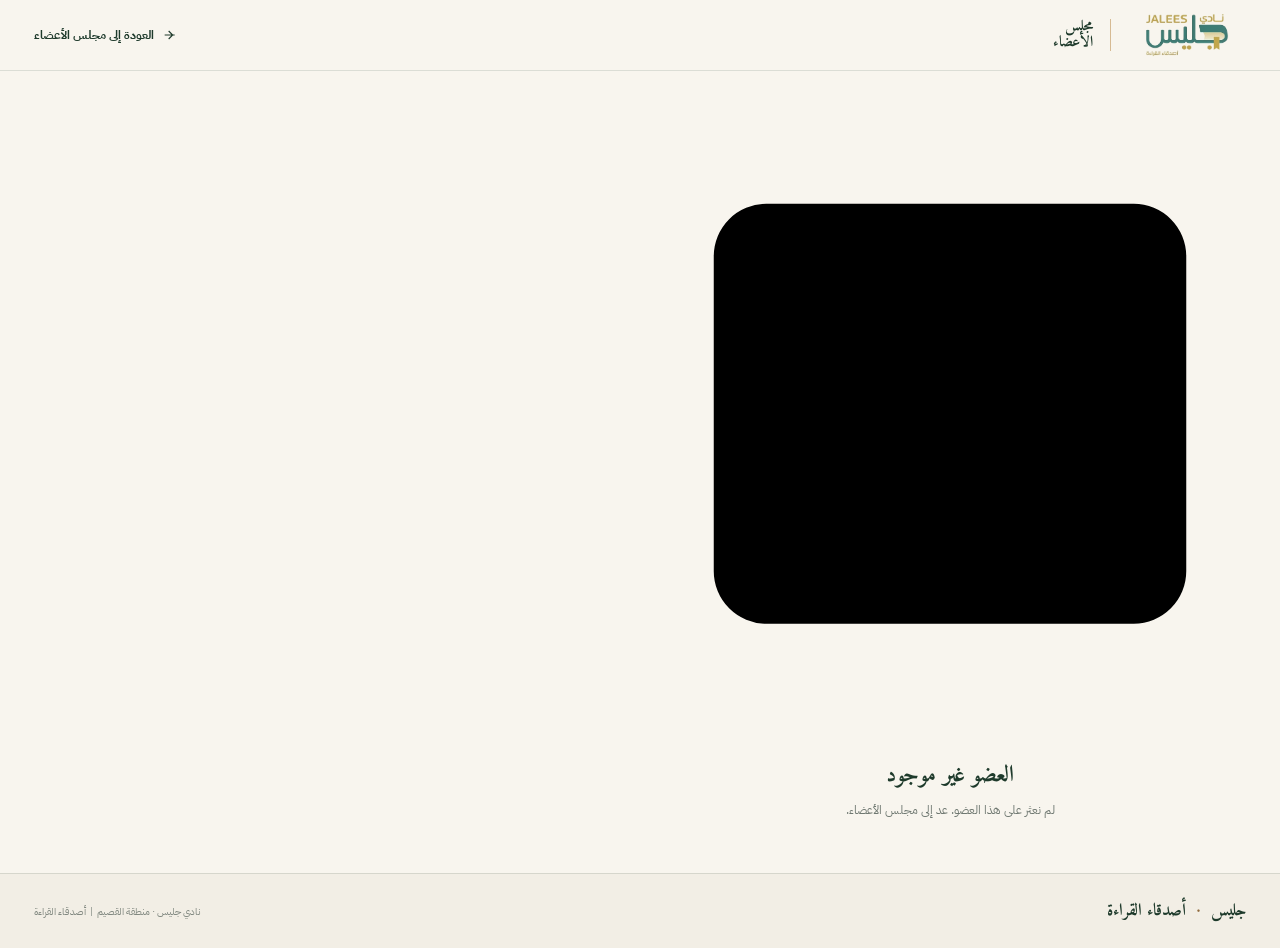
<file: jalees-members/member.html>
﻿<!DOCTYPE html>
<html lang="ar" dir="rtl">
<head>
  <meta charset="UTF-8">
  <meta name="viewport" content="width=device-width, initial-scale=1.0">
  <meta name="theme-color" content="#1E3A2B">
  <title>عضو | مجلس جليس</title>
  <meta name="description" content="اقتباسات ومقالات وملخصات العضو في نادي جليس القرائي · منطقة القصيم">
  <link rel="shortcut icon" href="assets/logo-icon.png" type="image/png">
  <link rel="apple-touch-icon" href="assets/logo-light.png">
  <link rel="manifest" href="manifest.json?v=14">
  <link rel="preconnect" href="https://fonts.googleapis.com">
  <link href="https://fonts.googleapis.com/css2?family=IBM+Plex+Sans+Arabic:wght@300;400;500;600;700;800&family=Amiri:ital,wght@0,400;0,700;1,400&display=swap" rel="stylesheet">
  <link rel="stylesheet" href="design.css?v=14">
</head>
<body>
  <div class="page-shell">

    <!-- رأس الصفحة مع زر الرجوع -->
    <header class="member-headbar">
      <div class="header-wrap">
        <a class="header-brand" href="index.html" aria-label="مجلس أعضاء جليس">
          <img class="header-logo" src="assets/logo.png?v=1" alt="جليس — أصدقاء القراءة">
          <span class="brand-divider" aria-hidden="true"></span>
          <span class="brand-caption">مجلس<br>الأعضاء</span>
        </a>
        <a class="back-link" href="index.html">
          <svg viewBox="0 0 24 24" aria-hidden="true"><path d="M4 12h15M10 6l6 6-6 6"/></svg>
          العودة إلى مجلس الأعضاء
        </a>
      </div>
    </header>

    <div id="member-root">
    <!-- بطاقة العضو -->
    <div class="member-hero">
      <div class="member-avatar member-avatar-fill">ج</div>
      <h1 class="member-name member-name-fill">العضو</h1>
      <div class="member-meta">
        <span class="member-role-chip member-role-fill">عضو</span>
        <span>عضو منذ <span class="member-since-fill">٢٠٢٤</span></span>
      </div>
    </div>

    <!-- المحتوى -->
    <div class="content-area">

      <!-- الاقتباسات -->
      <section class="section" id="sec-quotes">
        <div class="section-head" id="quotes-head">
          <svg class="section-icon" viewBox="0 0 24 24" aria-hidden="true"><path d="M9.5 7C6.5 8.3 5 10.8 5 14.5V17h5v-5H7.8c0-1.9.7-3.2 2.2-4.1zM19 7c-3 1.3-4.5 3.8-4.5 7.5V17h5v-5h-2.2c0-1.9.7-3.2 2.2-4.1z"/></svg>
          <h2>اقتباسات</h2>
          <span class="count">0</span>
        </div>
        <div class="quotes-list" id="quotes-list"></div>
      </section>

      <!-- المقالات -->
      <section class="section" id="sec-articles">
        <div class="section-head" id="articles-head">
          <svg class="section-icon" viewBox="0 0 24 24" aria-hidden="true"><path d="M14 3H6a1 1 0 0 0-1 1v16a1 1 0 0 0 1 1h12a1 1 0 0 0 1-1V8z"/><path d="M14 3v5h5M8 12h8M8 16h8M8 8h3"/></svg>
          <h2>مقالات</h2>
          <span class="count">0</span>
        </div>
        <div class="articles-list" id="articles-list"></div>
      </section>

      <!-- الملخصات -->
      <section class="section" id="sec-summaries">
        <div class="section-head" id="summaries-head">
          <svg class="section-icon" viewBox="0 0 24 24" aria-hidden="true"><path d="M12 6.5C10 4.8 7.5 4 4 4v15c3.5 0 6 .8 8 2.5 2-1.7 4.5-2.5 8-2.5V4c-3.5 0-6 .8-8 2.5Z"/><path d="M12 6.5V21"/></svg>
          <h2>ملخصات</h2>
          <span class="count">0</span>
        </div>
        <div class="summaries-list" id="summaries-list"></div>
      </section>

    </div>
    </div>

    <footer class="site-footer">
      <div class="footer-wrap">
        <div class="footer-brand">جليس <span>·</span> أصدقاء القراءة</div>
        <div class="footer-text">
          نادي جليس · منطقة القصيم &nbsp;|&nbsp; أصدقاء القراءة
        </div>
      </div>
    </footer>

  </div>

  <script src="data/members.js?v=14" defer></script>
  <script src="script.js?v=14" defer></script>
</body>
</html>
</file>
<file: app.css>
/* ==========================================================================
   ط¬ظ„ظٹط³ | ظ…ط³ط§ط­ط© ط§ظ„ط£ط¹ط¶ط§ط، â€” ظ‡ظˆظٹط© ط¨طµط±ظٹط© ظ…ط³طھظ…ط¯ط© ظ…ظ† ط´ط¹ط§ط± ط§ظ„ظ†ط§ط¯ظٹ
   ط£ط®ط¶ط± ط§ظ„ط؛ط§ط¨ط© آ· ظˆط±ظ‚ ط¯ط§ظپط¦ آ· ط°ظ‡ط¨ ط§ظ„ظƒطھط¨ آ· ط®ط· IBM Plex Sans Arabic + Amiri
   ========================================================================== */

:root {
  --green-900: #0F1F17;
  --green-800: #162C21;
  --green-700: #1E3A2B;
  --green-600: #2A4F3B;
  --green-500: #3B6A51;
  --green-100: #DCE7DE;
  --green-50: #EDF3ED;

  --paper: #F8F5EE;
  --paper-2: #F1EBDD;
  --paper-3: #E7DDC9;
  --white: #FFFFFF;

  --gold: #C59B63;
  --gold-600: #B1834A;
  --gold-700: #8C6531;
  --gold-soft: #F0E2CB;
  --gold-glow: rgba(197, 155, 99, 0.22);

  --wood: #8C532D;
  --clay: #A3503B;

  --ink: #1D2420;
  --muted: #5F6B64;
  --muted-2: #8B958F;
  --line: rgba(30, 58, 43, 0.11);
  --line-strong: rgba(30, 58, 43, 0.2);

  --font: 'IBM Plex Sans Arabic', 'Tajawal', -apple-system, BlinkMacSystemFont, 'Segoe UI', Tahoma, sans-serif;
  --serif: 'Amiri', 'Traditional Arabic', 'Times New Roman', serif;

  --r-xs: 10px;
  --r-sm: 14px;
  --r-md: 18px;
  --r-lg: 24px;
  --r-xl: 30px;
  --r-full: 999px;

  --shadow-xs: 0 2px 8px rgba(30, 58, 43, 0.05);
  --shadow-sm: 0 6px 18px rgba(30, 58, 43, 0.07);
  --shadow-md: 0 14px 34px rgba(30, 58, 43, 0.11);
  --shadow-lg: 0 30px 60px rgba(9, 20, 14, 0.35);

  --ease: cubic-bezier(0.22, 1, 0.36, 1);
}

*, *::before, *::after { box-sizing: border-box; margin: 0; padding: 0; }

html { -webkit-text-size-adjust: 100%; }

body {
  min-height: 100dvh;
  display: grid;
  place-items: center;
  padding: 24px;
  font-family: var(--font);
  color: var(--ink);
  direction: rtl;
  text-align: right;
  background:
    radial-gradient(900px 560px at 82% -8%, rgba(197, 155, 99, 0.2), transparent 70%),
    radial-gradient(700px 500px at 10% 110%, rgba(42, 79, 59, 0.55), transparent 70%),
    linear-gradient(160deg, #0B1711 0%, #102319 55%, #0A1510 100%);
  -webkit-font-smoothing: antialiased;
  overflow-x: hidden;
}

body::before {
  content: '';
  position: fixed;
  inset: 0;
  background-image:
    linear-gradient(rgba(197, 155, 99, 0.05) 1px, transparent 1px),
    linear-gradient(90deg, rgba(197, 155, 99, 0.05) 1px, transparent 1px);
  background-size: 64px 64px;
  mask-image: radial-gradient(circle at 50% 30%, #000 10%, transparent 72%);
  pointer-events: none;
}

button, input, select, textarea { font: inherit; color: inherit; }
button { border: 0; background: none; cursor: pointer; }
a { color: inherit; text-decoration: none; }
ul { list-style: none; }
img, svg { display: block; max-width: 100%; }
button, [role="button"] { -webkit-tap-highlight-color: transparent; }

:focus-visible {
  outline: 2px solid var(--gold);
  outline-offset: 3px;
  border-radius: 6px;
}

.sprite { position: absolute; width: 0; height: 0; overflow: hidden; }

.ic {
  width: 20px;
  height: 20px;
  flex: none;
  fill: none;
  stroke: currentColor;
  stroke-width: 1.8;
  stroke-linecap: round;
  stroke-linejoin: round;
}

/* ---------- ط´ط§ط´ط© ط§ظ„طھط­ظ…ظٹظ„ (Splash) ---------- */
.splash {
  position: fixed;
  inset: 0;
  z-index: 9999;
  display: grid;
  place-items: center;
  background:
    radial-gradient(600px 380px at 50% 0%, rgba(197, 155, 99, 0.22), transparent 65%),
    radial-gradient(500px 420px at 50% 100%, rgba(42, 79, 59, 0.6), transparent 70%),
    linear-gradient(155deg, #152C21 0%, #1E3A2B 48%, #102118 100%);
  transition: opacity 0.5s ease, visibility 0.5s ease;
}
.splash.hidden {
  opacity: 0;
  visibility: hidden;
  pointer-events: none;
}
.splash-logo {
  width: 220px;
  height: auto;
  filter: drop-shadow(0 10px 24px rgba(0, 0, 0, 0.4));
  animation: splash-in 0.7s var(--ease) both;
}
@keyframes splash-in {
  from { opacity: 0; transform: scale(0.88); }
  to { opacity: 1; transform: scale(1); }
}

/* ---------- ظ…ط³ط±ط­ ط§ظ„ط¹ط±ط¶ ---------- */
.stage {
  display: flex;
  align-items: center;
  justify-content: center;
  gap: clamp(48px, 7vw, 110px);
  width: 100%;
  max-width: 1360px;
}

.stage-brand {
  display: none;
  width: 350px;
  color: var(--paper);
}

.stage-logo {
  width: 240px;
  height: auto;
  margin-bottom: 26px;
  filter: drop-shadow(0 10px 24px rgba(0, 0, 0, 0.35));
}

.brand-lockup { display: flex; align-items: center; gap: 10px; }
.brand-lockup-text { display: flex; flex-direction: column; line-height: 1.1; }
.brand-logo { display: block; object-fit: contain; border: 0; max-width: 100%; height: auto; }
.brand-logo-lg { width: 160px; }
.brand-logo-md { width: 120px; }
.brand-logo-sm { width: 72px; }
.brand-lockup-text strong { font-weight: 800; letter-spacing: 0.3px; }
.brand-lockup-text small { color: var(--gold); letter-spacing: 1.1px; font-weight: 500; }
.brand-emblem { display: grid; place-items: center; color: var(--paper); flex: none; }
.brand-emblem svg { width: 24px; height: 22px; }
.brand-lockup-lg { margin-bottom: 24px; }
.brand-lockup-lg .brand-emblem {
  width: 62px; height: 62px;
  border: 1px solid rgba(197, 155, 99, 0.32);
  border-radius: 18px;
  background: rgba(197, 155, 99, 0.08);
  box-shadow: inset 0 0 24px rgba(197, 155, 99, 0.06);
}
.brand-lockup-lg .brand-emblem svg { width: 40px; height: 36px; }
.brand-lockup-lg .brand-lockup-text strong { font-size: 40px; line-height: 1; }
.brand-lockup-lg .brand-lockup-text small { font-size: 10px; margin-top: 5px; }
.brand-lockup-gate .brand-emblem {
  width: 48px; height: 48px;
  border-radius: 14px;
  background: rgba(197, 155, 99, 0.12);
  border: 1px solid rgba(197, 155, 99, 0.28);
}
.brand-lockup-gate .brand-emblem svg { width: 31px; height: 28px; }
.brand-lockup-gate .brand-lockup-text strong { font-size: 25px; line-height: 1; }
.brand-lockup-gate .brand-lockup-text small { font-size: 8px; margin-top: 3px; }
.brand-mark .brand-emblem svg { width: 25px; height: 23px; }

.stage-kicker {
  display: inline-flex;
  align-items: center;
  gap: 8px;
  padding: 6px 14px;
  border: 1px solid rgba(197, 155, 99, 0.35);
  border-radius: var(--r-full);
  color: var(--gold);
  font-size: 11.5px;
  font-weight: 600;
  letter-spacing: 0.4px;
  margin-bottom: 22px;
}

.stage-kicker::before {
  content: '';
  width: 6px;
  height: 6px;
  border-radius: 50%;
  background: var(--gold);
  box-shadow: 0 0 0 4px rgba(197, 155, 99, 0.16);
}

.stage-brand h2 {
  font-size: 44px;
  line-height: 1.25;
  font-weight: 800;
  letter-spacing: -0.5px;
}

.stage-brand h2 span {
  display: block;
  color: var(--gold);
  font-family: var(--serif);
  font-size: 30px;
  font-weight: 400;
  margin-top: 8px;
}

.stage-text {
  color: rgba(248, 245, 238, 0.66);
  font-size: 14.5px;
  line-height: 2;
  margin: 22px 0 28px;
}

.stage-list { display: grid; gap: 13px; }

.stage-list li {
  display: flex;
  align-items: center;
  gap: 12px;
  color: rgba(248, 245, 238, 0.82);
  font-size: 13.5px;
}

.stage-list li span {
  font-family: var(--serif);
  color: var(--gold);
  font-size: 15px;
  min-width: 28px;
  padding-bottom: 2px;
  border-bottom: 1px solid rgba(197, 155, 99, 0.35);
}

.stage-foot {
  margin-top: 34px;
  padding-top: 18px;
  border-top: 1px solid rgba(248, 245, 238, 0.12);
  color: rgba(248, 245, 238, 0.4);
  font-size: 11.5px;
}

/* ---------- ط¥ط·ط§ط± ط§ظ„ظ‡ط§طھظپ ---------- */
.phone {
  position: relative;
  width: 420px;
  height: min(884px, calc(100dvh - 48px));
  min-height: 620px;
  padding: 9px;
  border-radius: 56px;
  background: linear-gradient(150deg, #2B332E 0%, #101512 45%, #252C27 100%);
  box-shadow:
    0 0 0 1px rgba(255, 255, 255, 0.1),
    0 0 0 7px #0A0E0B,
    0 0 0 8px rgba(197, 155, 99, 0.28),
    0 44px 90px rgba(0, 0, 0, 0.55),
    inset 0 0 0 1px rgba(255, 255, 255, 0.08);
}

.phone::before,
.phone::after {
  content: '';
  position: absolute;
  left: -11px;
  width: 3px;
  border-radius: 3px;
  background: #232A25;
  box-shadow: inset 0 0 0 1px rgba(255, 255, 255, 0.08);
}

.phone::before { top: 158px; height: 34px; }
.phone::after { top: 210px; height: 62px; }

.phone-notch {
  position: absolute;
  top: 18px;
  left: 50%;
  transform: translateX(-50%);
  width: 112px;
  height: 28px;
  border-radius: var(--r-full);
  background: #060907;
  z-index: 70;
  display: grid;
  place-items: center;
}

.phone-notch span {
  width: 38px;
  height: 5px;
  border-radius: var(--r-full);
  background: #1B211D;
}

.app {
  position: relative;
  height: 100%;
  border-radius: 47px;
  overflow: hidden;
  background: var(--paper);
  isolation: isolate;
}

/* ---------- ط´ط±ظٹط· ط§ظ„ط­ط§ظ„ط© ---------- */
.status-bar {
  flex: none;
  height: 30px;
  padding: 9px 24px 0;
  display: flex;
  align-items: center;
  justify-content: space-between;
  color: var(--green-700);
  font-size: 11px;
  font-weight: 700;
  letter-spacing: 0.2px;
}

.status-icons { display: inline-flex; align-items: center; gap: 6px; }
.status-icons .sig { display: inline-flex; align-items: flex-end; gap: 1.5px; height: 9px; }
.status-icons .sig b { width: 2.5px; background: currentColor; border-radius: 1px; }
.status-icons .sig b:nth-child(1) { height: 3px; }
.status-icons .sig b:nth-child(2) { height: 5px; }
.status-icons .sig b:nth-child(3) { height: 7px; }
.status-icons .sig b:nth-child(4) { height: 9px; opacity: 0.35; }
.status-icons .wifi {
  width: 11px; height: 8px;
  border-top: 2px solid currentColor;
  border-radius: 50% 50% 0 0;
  position: relative;
}
.status-icons .wifi::after {
  content: '';
  position: absolute;
  inset: 3px 2.5px auto;
  height: 2px;
  border-top: 2px solid currentColor;
  border-radius: 50%;
}
.status-icons .battery {
  width: 18px; height: 9px;
  border: 1.3px solid currentColor;
  border-radius: 3px;
  padding: 1.5px;
  position: relative;
}
.status-icons .battery::after {
  content: '';
  position: absolute;
  left: -3.5px;
  top: 2px;
  width: 2px; height: 4px;
  background: currentColor;
  border-radius: 1px;
}
.status-icons .battery b { display: block; width: 68%; height: 100%; background: currentColor; border-radius: 1px; }

/* ---------- ط§ظ„ظ‡ظٹظƒظ„ ---------- */
.shell {
  height: 100%;
  display: flex;
  flex-direction: column;
  min-height: 0;
  background:
    radial-gradient(420px 240px at 100% -6%, rgba(197, 155, 99, 0.13), transparent 70%),
    var(--paper);
}

.app-header {
  flex: none;
  display: flex;
  align-items: center;
  justify-content: space-between;
  gap: 12px;
  padding: 8px 18px 10px;
}

.brand {
  display: inline-flex;
  align-items: center;
  gap: 9px;
  text-align: right;
}

.brand-mark {
  width: 36px;
  height: 36px;
  border-radius: 12px;
  overflow: hidden;
  background: var(--green-700);
  box-shadow: 0 4px 10px rgba(30, 58, 43, 0.22);
}

.brand-mark img { width: 100%; height: 100%; object-fit: cover; }

.brand-text { display: flex; flex-direction: column; line-height: 1.3; }
.brand-text strong { font-size: 16px; font-weight: 800; color: var(--green-700); }
.brand-text small { font-size: 9.5px; color: var(--muted); font-weight: 500; letter-spacing: 0.2px; }

.header-actions { display: inline-flex; align-items: center; gap: 8px; }
.consultation-header-btn {
  display: inline-flex;
  align-items: center;
  gap: 5px;
  flex: none;
  padding: 7px 9px;
  border: 1px solid rgba(197, 155, 99, 0.42);
  border-radius: 999px;
  background: rgba(197, 155, 99, 0.12);
  color: var(--green-700);
  font: inherit;
  font-size: 8.5px;
  font-weight: 800;
  white-space: nowrap;
}
.consultation-header-btn .ic { width: 14px; height: 14px; color: var(--gold-700); }

.icon-btn {
  position: relative;
  width: 38px;
  height: 38px;
  display: grid;
  place-items: center;
  border-radius: 50%;
  color: var(--green-700);
  background: rgba(30, 58, 43, 0.06);
  transition: background 0.2s, transform 0.2s;
}
.icon-btn:hover { background: rgba(30, 58, 43, 0.11); }
.icon-btn:active { transform: scale(0.94); }
.icon-btn.light { background: rgba(248, 245, 238, 0.14); color: var(--paper); }

.notif-dot {
  position: absolute;
  top: 9px;
  right: 10px;
  width: 6px;
  height: 6px;
  border-radius: 50%;
  background: var(--clay);
  box-shadow: 0 0 0 2px var(--paper);
  display: none;
}

/* عدّاد التنبيهات على جرس الترويسة */
.notify-btn { position: relative; }
.notify-count {
  position: absolute;
  top: -4px;
  inset-inline-start: -6px;
  min-width: 15px;
  height: 15px;
  padding: 0 4px;
  display: grid;
  place-items: center;
  font-size: 8px;
  font-weight: 700;
  line-height: 1;
  border-radius: 999px;
  background: var(--clay);
  color: #fff;
  box-shadow: 0 0 0 2px var(--paper);
}

/* أدوات قائمة التنبيهات */
.notify-toolbar {
  display: flex;
  align-items: center;
  justify-content: space-between;
  gap: 8px;
  flex-wrap: wrap;
  margin-bottom: 9px;
  font-size: 9.5px;
  color: var(--muted);
}
.notify-toolbar-actions { display: flex; gap: 6px; flex-wrap: wrap; }
.notif-item.is-new { border-color: rgba(197, 155, 99, 0.55); background: rgba(197, 155, 99, 0.06); }
.notif-loading { font-size: 10px; color: var(--muted-2); text-align: center; padding: 16px 0; }
.notify-types { display: grid; grid-template-columns: repeat(2, 1fr); gap: 6px; }
.notify-type { display: flex; align-items: center; gap: 6px; font-size: 10px; color: var(--muted); }
.notify-type input { accent-color: var(--green-600); }
.notify-actions { display: flex; gap: 8px; margin-top: 12px; }
.notify-actions .btn { flex: 1; }
/* حالة التحقق قبل ظهور النموذج — تمنع ظهور قيمة قديمة ثم تبديلها */
.notify-loading {
  display: flex; align-items: center; justify-content: center; gap: 8px;
  min-height: 120px; padding: 18px 8px;
  color: var(--muted-2); font-size: 10px; font-weight: 700;
}
.notify-loading[hidden] { display: none; }
.notify-loading-dot {
  width: 9px; height: 9px; border-radius: 50%;
  background: var(--gold-500, #c59b63);
  animation: notify-pulse 1s ease-in-out infinite;
}
@keyframes notify-pulse { 0%,100% { opacity:.35; transform:scale(.85); } 50% { opacity:1; transform:scale(1); } }

/* طلبات التسجيل المعلّقة مع الرموز */
.pending-registrations {
  margin-top: 14px; padding-top: 12px;
  border-top: 1px dashed var(--line-strong);
}
.pending-list { display: grid; gap: 8px; margin-bottom: 8px; }
.pending-row {
  display: flex; align-items: center; gap: 10px;
  padding: 9px 11px; border-radius: 12px;
  background: #FCFBF5; border: 1px solid var(--line);
}
.pending-main { flex: 1; min-width: 0; display: grid; gap: 1px; }
.pending-main strong { font-size: 10.5px; font-weight: 800; color: var(--green-700); }
.pending-main small { font-size: 8.5px; color: var(--muted-2); text-align: right; }
.pending-code {
  flex: none; padding: 4px 10px; border-radius: 8px;
  background: var(--gold-soft); border: 1px solid rgba(197,155,99,.4);
  color: var(--gold-700); font-family: Consolas, monospace;
  font-size: 13px; font-weight: 800; letter-spacing: 2px;
}
.pending-empty { font-size: 9.5px; color: var(--muted-2); text-align: center; padding: 10px 0; }

/* دليل الإعداد داخل صفحة التنبيهات */
.notify-guide {
  margin-top: 5px;
  padding: 8px 10px;
  border-radius: 10px;
  background: var(--green-50);
  border: 1px solid rgba(197, 155, 99, 0.22);
}
.notify-guide p { font-size: 9.5px; line-height: 1.85; color: var(--muted); margin: 0 0 3px; }
.notify-guide p:last-child { margin-bottom: 0; }
.notify-guide b { color: var(--gold-700); font-weight: 700; }

/* نتيجة فحص جاهزية الإرسال */
.notify-health { margin-top: 8px; padding: 10px 12px; border: 1px solid var(--line); border-radius: 12px; background: #FCFBF5; }
.notify-health[hidden] { display: none; }
.notify-health-loading { margin: 0; color: var(--muted-2); font-size: 9.5px; text-align: center; }
.notify-health-bad { margin: 0; color: var(--clay); font-size: 9.5px; font-weight: 700; }
.notify-health-head { font-size: 10px; font-weight: 800; margin-bottom: 6px; }
.notify-health-head.ok { color: var(--green-700); }
.notify-health-head.bad { color: var(--clay); }
.notify-health-list { list-style: none; margin: 0; padding: 0; display: grid; gap: 4px; }
.notify-health-list li { display: flex; align-items: flex-start; gap: 6px; font-size: 9px; line-height: 1.6; color: var(--muted); }
.notify-health-list li span { flex: none; font-weight: 900; }
.notify-health-list li.ok span { color: #4e9b73; }
.notify-health-list li.bad span { color: var(--clay); }
.notify-health-list li small { color: var(--muted-2); font-size: 8px; }
.notify-health-issues { margin: 7px 0 0; padding-inline-start: 14px; display: grid; gap: 3px; color: var(--clay); font-size: 8.5px; line-height: 1.7; }

.avatar-btn {
  width: 38px;
  height: 38px;
  border-radius: 50%;
  display: grid;
  place-items: center;
  font-size: 14px;
  font-weight: 800;
  color: var(--paper);
  background: linear-gradient(135deg, var(--green-600), var(--green-800));
  border: 2px solid var(--gold);
  box-shadow: 0 3px 10px rgba(30, 58, 43, 0.22);
  overflow: hidden;
}
.avatar-photo-image { display:block; width:100%; height:100%; border-radius:inherit; object-fit:cover; }

.app-main {
  flex: 1;
  min-height: 0;
  display: flex;
  flex-direction: column;
  overflow-y: auto;
  overscroll-behavior: contain;
  padding: 2px 18px 28px;
  scrollbar-width: none;
}
.app-main::-webkit-scrollbar { display: none; }

/* ---------- ط§ظ„ط´ط§ط´ط§طھ ---------- */
.screen { display: none; }
.screen.active { display: block; flex: 1 0 auto; animation: screen-in 0.42s var(--ease) both; }

@keyframes screen-in {
  from { opacity: 0; transform: translateY(14px); }
  to { opacity: 1; transform: translateY(0); }
}

.screen-head {
  display: flex;
  align-items: flex-end;
  justify-content: space-between;
  gap: 12px;
  padding: 8px 2px 14px;
}

.eyebrow {
  display: block;
  font-size: 10px;
  font-weight: 700;
  letter-spacing: 1.4px;
  color: var(--gold-700);
  margin-bottom: 3px;
}
.eyebrow.light { color: var(--gold); }

.screen-head h1 {
  font-size: 25px;
  font-weight: 800;
  color: var(--green-700);
  line-height: 1.2;
  letter-spacing: -0.3px;
}

.week-badge {
  padding: 5px 11px;
  border-radius: var(--r-full);
  background: var(--green-50);
  color: var(--green-600);
  font-size: 10.5px;
  font-weight: 700;
  border: 1px solid rgba(30, 58, 43, 0.08);
}

.selection-image-viewer {
  display: grid;
  place-items: center;
  padding: 16px;
}
.selection-image-viewer img {
  max-width: 100%;
  max-height: calc(100dvh - 120px);
  border-radius: 16px;
  box-shadow: 0 18px 40px rgba(30, 58, 43, 0.18);
}
.sm { font-size: 11.5px; }

/* ---------- ط£ط²ط±ط§ط± ظˆط´ط±ط§ط¦ط­ ---------- */
.btn {
  display: inline-flex;
  align-items: center;
  justify-content: center;
  gap: 7px;
  padding: 12px 17px;
  border-radius: 14px;
  font-size: 13px;
  font-weight: 700;
  line-height: 1.2;
  transition: transform 0.18s var(--ease), background 0.2s, box-shadow 0.2s, color 0.2s;
  white-space: nowrap;
}
.btn:active { transform: scale(0.975); }
.btn .ic { width: 17px; height: 17px; }

.btn-primary {
  background: linear-gradient(135deg, var(--green-600), var(--green-700));
  color: var(--paper);
  box-shadow: 0 6px 16px rgba(30, 58, 43, 0.2);
}
.btn-primary:hover { background: linear-gradient(135deg, var(--green-500), var(--green-600)); }

.btn-gold {
  background: linear-gradient(135deg, #D6AF79, #BE8B4C);
  color: #261B0C;
  box-shadow: 0 6px 16px rgba(197, 155, 99, 0.32);
}
.btn-gold:hover { background: linear-gradient(135deg, #E0BC89, #C99A5D); }

.btn-on-dark {
  background: rgba(248, 245, 238, 0.1);
  color: var(--paper);
  border: 1px solid rgba(248, 245, 238, 0.2);
}
.btn-on-dark:hover { background: rgba(248, 245, 238, 0.17); }

.btn-ghost { background: rgba(30, 58, 43, 0.07); color: var(--green-700); }
.btn-paper { background: var(--white); border: 1px solid var(--line); color: var(--green-700); }
.btn-danger { background: rgba(163, 80, 59, 0.1); color: var(--clay); }
.btn-sm { padding: 8px 13px; border-radius: 11px; font-size: 11.5px; gap: 5px; }
.btn-sm .ic { width: 14px; height: 14px; }
.btn-block { width: 100%; }

.link-btn {
  display: inline-flex;
  align-items: center;
  gap: 2px;
  font-size: 11px;
  font-weight: 700;
  color: var(--gold-700);
  padding: 4px 2px;
}
.link-btn .ic { width: 13px; height: 13px; transition: transform 0.2s; }
.link-btn:hover .ic { transform: translateX(-3px); }

.chip {
  display: inline-flex;
  align-items: center;
  gap: 5px;
  padding: 5px 10px;
  border-radius: var(--r-full);
  font-size: 10.5px;
  font-weight: 700;
  line-height: 1.4;
}
.chip .ic { width: 13px; height: 13px; }
.chip-on-dark { background: rgba(197, 155, 99, 0.18); color: #E7C89A; border: 1px solid rgba(197, 155, 99, 0.3); }
.chip-soft { background: rgba(30, 58, 43, 0.07); color: var(--green-600); }
.chip-gold { background: var(--gold-soft); color: var(--gold-700); }

.chips-row {
  display: flex;
  gap: 7px;
  overflow-x: auto;
  padding: 2px 1px 10px;
  scrollbar-width: none;
}
.chips-row::-webkit-scrollbar { display: none; }
.chips-row.wrap { flex-wrap: wrap; overflow: visible; }

.chip-filter {
  flex: none;
  padding: 7px 13px;
  border-radius: var(--r-full);
  border: 1px solid var(--line);
  background: rgba(255, 255, 255, 0.55);
  color: var(--muted);
  font-size: 11px;
  font-weight: 700;
  transition: all 0.2s;
}
.chip-filter:hover { border-color: var(--line-strong); }
.chip-filter.active {
  background: var(--green-700);
  border-color: var(--green-700);
  color: var(--paper);
  box-shadow: 0 4px 12px rgba(30, 58, 43, 0.2);
}

.chip-filter.cat-empty {
  opacity: 0.55;
  border-style: dashed;
}

.category-list {
  display: flex;
  gap: 7px;
  overflow-x: auto;
  padding: 2px 1px 12px;
  scrollbar-width: none;
}
.category-list::-webkit-scrollbar { display: none; }

.card {
  background: var(--white);
  border: 1px solid var(--line);
  border-radius: var(--r-lg);
  padding: 16px;
  box-shadow: var(--shadow-xs);
}

.card-head {
  display: flex;
  align-items: center;
  justify-content: space-between;
  gap: 10px;
  margin-bottom: 10px;
}
.card-head h3 { font-size: 13.5px; font-weight: 800; color: var(--green-700); }

.sec-head {
  display: flex;
  align-items: flex-end;
  justify-content: space-between;
  gap: 10px;
  padding: 22px 2px 10px;
}
.sec-head h3 {
  position: relative;
  font-size: 15px;
  font-weight: 800;
  color: var(--green-700);
  padding-right: 13px;
}
.sec-head h3::before {
  content: '';
  position: absolute;
  right: 0;
  top: 8px;
  width: 3px;
  height: 14px;
  border-radius: 3px;
  background: var(--gold);
}
.sec-head p { font-size: 10.5px; color: var(--muted-2); margin-top: 1px; padding-right: 13px; }

/* ---------- ط¨ظˆط§ط¨ط© ط§ظ„ط¯ط®ظˆظ„ ---------- */
.gate {
  position: absolute;
  inset: 0;
  overflow-y: auto;
  display: flex;
  flex-direction: column;
  padding: 46px 22px 22px;
  background:
    radial-gradient(600px 380px at 85% -8%, rgba(197, 155, 99, 0.3), transparent 65%),
    radial-gradient(500px 420px at 0% 100%, rgba(42, 79, 59, 0.75), transparent 70%),
    linear-gradient(155deg, #152C21 0%, #1E3A2B 48%, #102118 100%);
  color: var(--paper);
  z-index: 40;
  scrollbar-width: none;
}
.gate::-webkit-scrollbar { display: none; }

.gate-home {
  position: absolute;
  z-index: 2;
  top: 14px;
  left: 16px;
  display: inline-flex;
  align-items: center;
  gap: 6px;
  padding: 8px 11px;
  border: 1px solid rgba(248, 245, 238, 0.24);
  border-radius: 999px;
  background: rgba(248, 245, 238, 0.08);
  color: var(--paper);
  font: inherit;
  font-size: 11px;
  cursor: pointer;
  transition: background 0.2s, border-color 0.2s;
}
.gate-home:hover { background: rgba(248, 245, 238, 0.16); border-color: rgba(248, 245, 238, 0.45); }
.gate-home .ic { width: 14px; height: 14px; }
.gate-whatsapp { margin: 12px 0 0; }
.gate-whatsapp .whatsapp-body strong { color: var(--green-700); }
.gate-pending-note {
  display: flex;
  align-items: flex-start;
  gap: 9px;
  margin-bottom: 12px;
  padding: 11px 12px;
  border-radius: 12px;
  border: 1px solid rgba(197, 155, 99, 0.28);
  background: rgba(197, 155, 99, 0.10);
}
.gate-pending-note .ic { flex: none; width: 18px; height: 18px; margin-top: 2px; color: var(--gold-700); }
.gate-pending-note p { font-size: 10.5px; line-height: 1.85; color: var(--green-700); }
.gate-pending-note strong { color: var(--green-800); font-weight: 800; }

.gate-glow {
  position: absolute;
  top: -80px;
  left: -60px;
  width: 260px;
  height: 260px;
  border-radius: 50%;
  background: radial-gradient(circle, rgba(197, 155, 99, 0.22), transparent 68%);
  pointer-events: none;
}

.gate-ornament {
  position: absolute;
  right: -70px;
  bottom: 60px;
  width: 240px;
  height: 240px;
  border: 1px solid rgba(197, 155, 99, 0.18);
  border-radius: 50%;
  pointer-events: none;
}
.gate-ornament::before,
.gate-ornament::after {
  content: '';
  position: absolute;
  border: 1px solid rgba(197, 155, 99, 0.14);
  border-radius: 50%;
}
.gate-ornament::before { inset: 24px; }
.gate-ornament::after { inset: 52px; }

.gate-head { position: relative; display: flex; flex-direction: column; align-items: flex-start; gap: 14px; }

.gate-logo {
  width: 176px;
  height: auto;
  filter: drop-shadow(0 8px 20px rgba(0, 0, 0, 0.3));
}

.gate-head .brand-lockup { margin-bottom: 2px; }

.gate-badge {
  display: inline-flex;
  align-items: center;
  gap: 6px;
  padding: 4px 10px 4px 12px;
  border-radius: var(--r-full);
  border: 1px solid rgba(197, 155, 99, 0.35);
  background: rgba(197, 155, 99, 0.1);
  color: #E4C79B;
  font-size: 9.5px;
  font-weight: 600;
}
.gate-badge i { width: 5px; height: 5px; border-radius: 50%; background: var(--gold); }

.gate-body { position: relative; margin-top: 32px; }

.gate-salaam {
  font-size: 11px;
  color: rgba(248, 245, 238, 0.55);
  letter-spacing: 0.5px;
  margin-bottom: 7px;
}

.gate-body h1 {
  font-size: 38px;
  line-height: 1.15;
  font-weight: 800;
  letter-spacing: -0.8px;
}
.gate-body h1 span {
  display: block;
  font-family: var(--serif);
  font-size: 27px;
  font-weight: 400;
  color: var(--gold);
  letter-spacing: 0;
  margin-top: 3px;
}

.gate-sub {
  max-width: 310px;
  margin-top: 13px;
  color: rgba(248, 245, 238, 0.66);
  font-size: 12.5px;
  line-height: 1.95;
}

.gate-card {
  margin-top: 24px;
  padding: 18px;
  border-radius: var(--r-xl);
  background: rgba(248, 245, 238, 0.97);
  color: var(--ink);
  box-shadow: 0 24px 50px rgba(0, 0, 0, 0.3);
  border: 1px solid rgba(255, 255, 255, 0.4);
}

.gate-card form[hidden] { display: none; }
.gate-links {
  display: flex;
  align-items: center;
  justify-content: space-between;
  gap: 10px;
  margin-top: 12px;
  flex-wrap: wrap;
}
.gate-link {
  background: none;
  border: 0;
  padding: 4px 2px;
  font: inherit;
  font-size: 11.5px;
  font-weight: 600;
  color: var(--muted);
  cursor: pointer;
}
.gate-link:hover { color: var(--green-700); text-decoration: underline; text-underline-offset: 3px; }
.gate-link-strong { color: var(--gold-700); font-weight: 800; }

.gate-card-head { display: flex; align-items: center; gap: 11px; margin-bottom: 15px; }
.gate-card-icon {
  width: 38px; height: 38px;
  display: grid; place-items: center;
  border-radius: 12px;
  background: var(--green-50);
  color: var(--green-600);
}
.gate-card-head h2 { font-size: 15px; font-weight: 800; color: var(--green-700); }
.gate-card-head p { font-size: 10.5px; color: var(--muted); margin-top: 1px; }

.gate-foot {
  position: relative;
  margin-top: auto;
  padding-top: 18px;
  text-align: center;
  color: rgba(248, 245, 238, 0.35);
  font-size: 9.5px;
}

.gate-demo {
  display: block;
  width: 100%;
  margin-top: 10px;
  padding: 8px;
  color: var(--gold-700);
  font-size: 10.5px;
  font-weight: 700;
  text-decoration: underline;
  text-underline-offset: 3px;
}

.gate-proof {
  display: flex;
  align-items: center;
  gap: 11px;
  margin-top: 18px;
  padding: 10px 3px;
  color: rgba(248, 245, 238, 0.62);
  font-size: 10px;
}
.gate-proof strong { color: var(--gold); }

.avatar-stack { display: inline-flex; flex-direction: row-reverse; }
.avatar-stack span {
  width: 27px; height: 27px;
  display: grid; place-items: center;
  border-radius: 50%;
  border: 2px solid #1B3326;
  margin-left: -8px;
  color: var(--paper);
  font-size: 10px;
  font-weight: 700;
}
.avatar-stack span:last-child { margin-left: 0; }

/* ---------- ط§ظ„ط­ظ‚ظˆظ„ ---------- */
.field { display: flex; flex-direction: column; gap: 5px; margin-bottom: 12px; }
.field label,
.field-label { font-size: 10.5px; font-weight: 700; color: var(--muted); }
.label-opt { font-size: 8.5px; font-weight: 600; color: var(--gold-700); background: rgba(197, 155, 99, 0.12); border: 1px solid rgba(197, 155, 99, 0.28); border-radius: 999px; padding: 1px 7px; margin-inline-start: 4px; vertical-align: 1px; }
.field-hint { font-size: 9.5px; color: var(--muted-2); margin-top: 1px; }
.field-hint strong { color: var(--gold-700); letter-spacing: 0.5px; }

/* صندوق مساعدة «ما وصلني الرمز» */
.verify-help {
  margin: 8px 0 2px;
  padding: 9px 11px;
  border-radius: 12px;
  border: 1px solid rgba(197, 155, 99, 0.28);
  background: rgba(197, 155, 99, 0.07);
  font-size: 10px;
  line-height: 1.85;
  color: var(--muted);
}
.verify-help strong { display: block; color: var(--gold-700); font-size: 10.5px; margin-bottom: 3px; }
.verify-help ul { margin: 0; padding-inline-start: 16px; }
.verify-help li { margin-bottom: 2px; }
.verify-help b { color: var(--gold-700); font-weight: 700; }
.verify-whatsapp {
  margin-top: 9px; width: 100%;
  justify-content: center; gap: 7px;
  border: 1px solid rgba(37, 211, 102, 0.35);
  background: rgba(37, 211, 102, 0.09);
  color: #1E7A46;
}
.verify-whatsapp:hover { background: rgba(37, 211, 102, 0.16); }
.verify-whatsapp .ic { width: 15px; height: 15px; }

/* ط§ظ„طھط§ط±ظٹط® ظˆط§ظ„ظˆظ‚طھ ط§ظ„طھظ„ظ‚ط§ط¦ظٹ */
.auto-stamp {
  display: flex;
  align-items: center;
  flex-wrap: wrap;
  gap: 6px;
  padding: 9px 12px;
  border: 1px dashed rgba(197, 155, 99, 0.55);
  border-radius: 12px;
  background: linear-gradient(135deg, rgba(197, 155, 99, 0.1), rgba(197, 155, 99, 0.02));
  color: var(--green-700);
  font-size: 11px;
  font-weight: 600;
  line-height: 1.5;
}
.auto-stamp .ic { width: 14px; height: 14px; color: var(--gold-700); flex: none; }
.auto-stamp-dot { width: 3px; height: 3px; border-radius: 50%; background: rgba(30, 58, 43, 0.3); }
.auto-badge {
  margin-inline-start: auto;
  font-size: 8.5px;
  font-weight: 700;
  color: var(--gold-700);
  background: rgba(197, 155, 99, 0.14);
  border: 1px solid rgba(197, 155, 99, 0.32);
  border-radius: 999px;
  padding: 2px 8px;
}

.input {
  width: 100%;
  padding: 10px 12px;
  border: 1px solid var(--line);
  border-radius: 12px;
  background: var(--white);
  color: var(--ink);
  font-size: 13px;
  line-height: 1.5;
  outline: none;
  transition: border-color 0.2s, box-shadow 0.2s;
  appearance: none;
}
.input::placeholder { color: #A9B1AC; }
.input:focus { border-color: var(--gold); box-shadow: 0 0 0 3px var(--gold-glow); }
select.input {
  background-image: linear-gradient(45deg, transparent 50%, var(--muted) 50%), linear-gradient(135deg, var(--muted) 50%, transparent 50%);
  background-position: calc(0% + 14px) 50%, calc(0% + 19px) 50%;
  background-size: 5px 5px, 5px 5px;
  background-repeat: no-repeat;
  padding-left: 32px;
}
textarea.input {
  resize: vertical;
  min-height: 72px;
  line-height: 1.8;
  border: 1px solid #BFC9BC;
  background: #FCFBF7;
  box-shadow: inset 0 1px 2px rgba(30, 58, 43, .04);
}
textarea.input:hover { border-color: #A9B6A6; }
textarea.input:focus { border-color: var(--gold); box-shadow: 0 0 0 3px var(--gold-glow); background: var(--white); }
textarea::placeholder { color: #A9B1AC; }

/* ط²ط± ط¥ط¸ظ‡ط§ط±/ط¥ط®ظپط§ط، ط§ظ„ط±ظ…ط² ط§ظ„ط³ط±ظٹ */
.password-wrap { position: relative; display: flex; }
.password-wrap .input { padding-right: 42px; }
.password-toggle {
  position: absolute;
  top: 50%;
  right: 6px;
  transform: translateY(-50%);
  width: 30px;
  height: 30px;
  display: grid;
  place-items: center;
  padding: 0;
  border: 0;
  border-radius: 9px;
  background: transparent;
  color: var(--muted-2);
  cursor: pointer;
  transition: color 0.2s, background 0.2s;
}
.password-toggle:hover { color: var(--green-700); background: var(--green-50); }
.password-toggle:focus-visible { outline: 2px solid var(--gold); outline-offset: 1px; }
.password-toggle.is-on { color: var(--gold-700); }
.password-toggle .ic { width: 16px; height: 16px; }

.field-row { display: grid; grid-template-columns: 1fr 1fr; gap: 10px; }

.form-error {
  margin-bottom: 10px;
  padding: 8px 11px;
  border-radius: 10px;
  background: rgba(163, 80, 59, 0.09);
  color: var(--clay);
  font-size: 11px;
  font-weight: 600;
}

/* ---------- ط¢ط®ط± 3 ط§ظ‚طھط¨ط§ط³ط§طھ (ط§ظ„طµظپط­ط© ط§ظ„ط±ط¦ظٹط³ظٹط©) ---------- */
.home-latest-quotes {
  display: grid;
  gap: 7px;
  margin: 0 0 16px;
}

/* على الجوال: تفاف شفاف (لا يغيّر الترتيب) — على سطح المكتب: عمودان */
.home-quotes-article { display: contents; }
.home-quotes-head { padding-top: 2px; }
.home-latest-quotes .quote-card {
  padding: 10px 12px 9px;
  border-radius: 15px;
  background: linear-gradient(145deg, #fff 55%, rgba(246, 241, 231, .66));
  box-shadow: 0 3px 12px rgba(30, 58, 43, .055);
}
.home-latest-quotes .quote-card::before {
  display:none;
}
.quote-card-numbered::before { display:none; }
.home-quote-eyebrow {
  position: relative;
  display: flex;
  align-items: flex-start;
  justify-content: space-between;
  min-height: 34px;
  margin-bottom: 2px;
  color: var(--muted-2);
  font-size: 8px;
  font-weight: 700;
}
.quote-number-stamp { display:flex; flex:none; flex-direction:column; align-items:center; gap:0; }
.quote-number-badge {
  display:grid;
  place-items:center;
  min-width:40px;
  min-height:21px;
  padding:2px 7px 3px;
  border-radius:999px;
  background:transparent;
  border:0;
  color:var(--green-700);
  font-size:13px;
  font-weight:800;
  line-height:1;
  letter-spacing:.2px;
}
.quote-number-image { display:block; flex:none; width:20px; height:12px; object-fit:contain; opacity:.18; }
.quote-serial {
  position: relative;
  display: flex;
  align-items: flex-start;
  width: fit-content;
  margin: 0 0 7px auto;
  padding: 0;
}
.quote-serial .quote-number-badge { min-width:36px; min-height:19px; font-size:11px; }
.quote-serial .quote-number-image { width:17px; height:10px; }
.home-latest-quotes .quote-card-compact .quote-text {
  display: -webkit-box;
  overflow: hidden;
  -webkit-box-orient: vertical;
  -webkit-line-clamp: 3;
  font-size: calc(var(--quote-font, 19px) * .7);
  line-height: 1.65;
  letter-spacing: 0;
}
.home-latest-quotes .quote-card-compact .quote-source {
  margin-top: 5px;
  font-size: 8px;
}
.home-latest-quotes .quote-card-compact .quote-foot {
  margin-top: 7px;
  padding-top: 6px;
  border-top-color: rgba(30, 58, 43, .08);
}
.home-latest-quotes .quote-card-compact .quote-author { gap: 5px; }
.home-latest-quotes .quote-card-compact .quote-author .avatar-mini { width: 23px; height: 23px; font-size: 8px; }
.home-latest-quotes .quote-card-compact .quote-author strong { font-size: 8.5px; }
.home-latest-quotes .quote-card-compact .quote-author small { font-size: 7px; }
.home-latest-quotes .quote-card-compact .quote-actions { gap: 0; }
.home-latest-quotes .quote-card-compact .quote-actions button { padding: 4px 5px; font-size: 7.5px; }
.home-latest-quotes .quote-card-compact .quote-actions .ic { width: 12px; height: 12px; }
.quote-latest { border-color: rgba(197, 155, 99, .36) !important; }
.quote-new-badge {
  position: static;
  margin-right: auto;
  padding: 3px 7px;
  border-radius: var(--r-full);
  background: rgba(197, 155, 99, .17);
  color: var(--gold-700);
  font-size: 7px;
  font-weight: 800;
  letter-spacing: 0;
}
.greeting-title-row { display:flex; align-items:center; justify-content:space-between; gap:8px; }
.greeting-title-row h1 { min-width:0; }
.greeting-title-row .consultation-header-btn { padding:6px 9px; }
.greeting { padding: 12px 2px 16px; }
.date-label { font-size: 10.5px; color: var(--muted-2); font-weight: 600; margin-bottom: 2px; }
.greeting h1 { font-size: 24px; font-weight: 800; color: var(--green-700); letter-spacing: -0.4px; }
.greeting h1 span { color: var(--gold-700); }
.greeting-title-row { display:flex; align-items:center; justify-content:space-between; gap:8px; }
.greeting-title-row h1 { min-width:0; }
.greeting-title-row .consultation-header-btn { padding:6px 9px; }
.greeting-sub { font-size: 11.5px; color: var(--muted); margin-top: 2px; }

/* ط¥ط¬ط±ط§ط،ط§طھ ط§ظ„ط±ط¦ظٹط³ظٹط© â€” ط§ظ„ط²ط±ظ‘ط§ظ† ظپظ‚ط·طŒ ط¨ظ„ط§ ط¨ط·ط§ظ‚ط© */
.home-actions {
  display: grid;
  grid-template-columns: 1.25fr 1fr;
  gap: 8px;
  margin: 0 0 4px;
}
.home-actions .btn {
  padding: 13px 14px;
  font-size: 12px;
  border-radius: 16px;
}
.home-actions .btn-gold {
  background: linear-gradient(135deg, var(--green-500), var(--green-700));
  color: var(--paper);
  border: 1px solid rgba(30, 58, 43, 0.45);
  box-shadow: 0 10px 22px rgba(30, 58, 43, 0.22);
}
.home-actions .btn-gold:hover { background: linear-gradient(135deg, #35604A, var(--green-600)); }
.home-actions .btn-gold .ic { color: var(--gold); }

.home-actions .btn-on-dark {
  background: linear-gradient(135deg, #25452F, #14291D);
  color: var(--paper);
  border: 1px solid rgba(197, 155, 99, 0.4);
  box-shadow: 0 10px 22px rgba(30, 58, 43, 0.18);
}
.home-actions .btn-on-dark:hover { background: linear-gradient(135deg, #2F5541, #183122); }
.home-actions .btn-on-dark .ic { color: var(--gold); }

/* لوحة المستشار: استشارات بانتظار الرد على الرئيسية */
.home-consultations { margin-top: 14px; }
.home-consultations[hidden] { display: none; }
.home-consultations-list { display: grid; gap: 8px; }
.home-consultation-item {
  display: block;
  width: 100%;
  text-align: right;
  padding: 11px 12px;
  border: 1px solid var(--line);
  border-right: 3px solid var(--gold);
  border-radius: 14px;
  background: var(--white);
  font: inherit;
  transition: transform 0.15s, box-shadow 0.15s;
}
.home-consultation-item:active { transform: scale(0.99); }
.home-consultation-item .hc-top { display: flex; align-items: center; justify-content: space-between; gap: 8px; }
.home-consultation-item .hc-top strong { font-size: 9.5px; font-weight: 800; color: var(--green-700); }
.home-consultation-item .hc-top time { font-size: 7.5px; color: var(--muted-2); }
.home-consultation-item p {
  font-size: 9.5px;
  line-height: 1.85;
  color: var(--text);
  margin: 5px 0 6px;
  display: -webkit-box;
  -webkit-line-clamp: 2;
  -webkit-box-orient: vertical;
  overflow: hidden;
}
.home-consultation-item .hc-link { display: inline-flex; align-items: center; gap: 3px; font-size: 8px; font-weight: 800; color: var(--gold-700); }
.home-consultation-item .hc-link .ic { width: 10px; height: 10px; }

/* ظ„ظˆط­ط© ظ…طµط؛ط±ط© */
.home-board { display: grid; gap: 7px; }
.board-row {
  display: flex;
  align-items: center;
  gap: 10px;
  padding: 9px 11px;
  border-radius: 14px;
  background: rgba(255, 255, 255, 0.72);
  border: 1px solid var(--line);
}
.board-row.is-me { background: var(--green-50); border-color: rgba(30, 58, 43, 0.18); }
.board-rank {
  width: 22px; height: 22px;
  display: grid; place-items: center;
  border-radius: 8px;
  background: var(--paper-2);
  color: var(--gold-700);
  font-size: 10px;
  font-weight: 800;
  font-family: var(--serif);
}
.board-row.is-top .board-rank { background: var(--gold-soft); color: var(--gold-700); }
.board-avatar {
  width: 32px; height: 32px;
  border-radius: 50%;
  display: grid; place-items: center;
  color: var(--paper);
  font-size: 11px;
  font-weight: 800;
  flex: none;
}
.board-info { flex: 1; min-width: 0; }
.board-info strong { display: block; font-size: 11.5px; font-weight: 700; color: var(--green-700); white-space: nowrap; overflow: hidden; text-overflow: ellipsis; }
.board-info span { font-size: 9px; color: var(--muted-2); }
.board-pages { text-align: left; flex: none; }
.board-pages strong { display: block; font-size: 13px; font-weight: 800; color: var(--green-700); }
.board-pages span { font-size: 8px; color: var(--muted-2); }

/* ط¬ظ„ط³ط© ط§ظ„ط£ط³ط¨ظˆط¹ */
.meeting-card {
  margin-top: 16px;
  overflow: hidden;
  border-radius: 22px;
  background: var(--white);
  border: 1px solid rgba(197, 155, 99, 0.34);
  box-shadow: 0 12px 28px rgba(30, 58, 43, 0.11);
}
.meeting-poster-wrap {
  aspect-ratio: 397 / 320;
  height: auto;
  overflow: hidden;
  display: grid;
  place-items: center;
  background: radial-gradient(circle at 50% 30%, #f8f4e9, #dcebe2 70%, #cadfd4);
}
.meeting-poster { display: block; width: 100%; height: 100%; object-fit: cover; transform-origin: center center; }
.meeting-poster-placeholder {
  display: grid;
  justify-items: center;
  gap: 10px;
  color: rgba(255,255,255,.85);
  font-size: 12px;
  font-weight: 700;
  width: 100%;
  height: 100%;
  align-content: center;
  background: radial-gradient(circle at 30% 25%, #3f7664, transparent 45%), linear-gradient(145deg, #173e31, #286657);
}
.meeting-poster-placeholder .ic { width: 36px; height: 36px; color: var(--gold); }
.meeting-card-content { padding: 15px 16px 16px; }
.meeting-card-kicker { display:flex; align-items:center; gap:7px; color:var(--gold-700); font-size:10px; font-weight:800; }
.meeting-pulse { width:7px; height:7px; border-radius:50%; background:#4e9b73; box-shadow:0 0 0 4px rgba(78,155,115,.13); }
.meeting-card-content h3 { margin:8px 0 5px; color:var(--green-700); font-size:17px; line-height:1.45; font-weight:850; }
.meeting-description { margin:0; color:var(--muted); font-size:11px; line-height:1.85; white-space:pre-line; }
.meeting-details-grid { display:grid; grid-template-columns:1fr; gap:8px; margin-top:13px; }
.meeting-detail { min-width:0; display:flex; align-items:center; gap:8px; padding:10px 11px; border-radius:12px; background:var(--paper-2); }
.meeting-detail.meeting-location { grid-column:auto; }
.meeting-detail-date { align-items:flex-start; }
.meeting-date-value { display:grid; gap:2px; }
.meeting-date-greg { display:block; font-size:10px; line-height:1.55; }
.meeting-date-hijri { display:block; color:var(--muted); font-size:8.5px; font-weight:700; line-height:1.5; }
.meeting-detail-link { color:inherit; text-decoration:none; }
.meeting-detail-link:hover b,.meeting-sheet-location-link:hover b { text-decoration:underline; text-underline-offset:2px; }
.meeting-detail-icon { flex:none; display:grid; place-items:center; width:30px; height:30px; border-radius:10px; color:var(--green-700); background:rgba(197,155,99,.19); }
.meeting-detail-icon .ic { width:15px; height:15px; }
.meeting-detail small,.meeting-detail b { display:block; }
.meeting-detail small { color:var(--muted-2); font-size:8.5px; margin-bottom:2px; }
.meeting-detail b { color:var(--green-700); font-size:10px; line-height:1.6; overflow-wrap:anywhere; }
.meeting-card-actions { display:flex; flex-wrap:wrap; gap:8px; margin-top:13px; }
.meeting-card-actions .btn { flex:1; justify-content:center; }
.btn-meeting-add { color:var(--green-700); background:var(--paper-2); border:1px solid var(--line); }
.btn-meeting-add:hover { background:#f1e9da; }
.meeting-sheet-poster { display:block; width:100%; aspect-ratio:397 / 320; height:auto; max-height:none; object-fit:cover; transform-origin:center center; background:var(--paper-2); border-radius:16px; margin:2px 0 14px; }
.meeting-sheet-heading h2 { color:var(--green-700); font-size:19px; margin:9px 0 5px; }
.meeting-sheet-heading p { color:var(--muted); font-size:11px; line-height:1.9; white-space:pre-line; }
.meeting-sheet-details { display:grid; gap:8px; margin:14px 0; }
.meeting-sheet-details > div { display:flex; align-items:center; gap:9px; padding:10px 12px; border-radius:12px; background:var(--paper-2); color:var(--green-700); }
.meeting-sheet-location-link { display:flex; align-items:center; gap:9px; padding:10px 12px; border-radius:12px; background:var(--paper-2); color:var(--green-700); text-decoration:none; }
.meeting-sheet-details > div > .ic { flex:none; width:17px; height:17px; color:var(--gold-700); }
.meeting-sheet-location-link > .ic { flex:none; width:17px; height:17px; color:var(--gold-700); }
.meeting-sheet-details small,.meeting-sheet-details b { display:block; }
.meeting-sheet-details small { color:var(--muted-2); font-size:8px; }
.meeting-sheet-details b { font-size:10px; margin-top:2px; }
.meeting-attendance-note { display:flex; align-items:center; gap:7px; margin:12px 0; color:var(--muted); font-size:10px; }
.meeting-attendance-note .ic { width:15px; height:15px; color:var(--gold-700); }
.meeting-form-row { display:grid; grid-template-columns:1fr 1fr; gap:10px; }
.meeting-upload { display:grid; justify-items:center; gap:5px; padding:16px 12px; border:1px dashed rgba(30,58,43,.28); border-radius:14px; color:var(--green-700); background:var(--paper-2); cursor:pointer; }
.meeting-upload .ic { width:23px; height:23px; color:var(--gold-700); }
.meeting-upload span { font-size:11px; font-weight:800; }
.meeting-upload small,.meeting-image-status { color:var(--muted-2); font-size:9px; }
.meeting-file-input { position:absolute; width:1px; height:1px; opacity:0; pointer-events:none; }
.meeting-image-preview-wrap { position:relative; margin-top:10px; padding:8px; background:var(--paper-2); border-radius:14px; text-align:center; }
.meeting-image-preview-wrap img { max-width:100%; max-height:230px; object-fit:cover; border-radius:8px; }
.meeting-image-preview-wrap[hidden] { display:none; }
.meeting-crop-controls { display: grid; gap: 6px; margin-top: 10px; padding: 10px; border-radius: 12px; background: #fff; border: 1px dashed rgba(30,58,43,.25); text-align: right; }
.meeting-crop-controls label { display: flex; align-items: center; justify-content: space-between; gap: 8px; font-size: 8.5px; font-weight: 800; color: var(--green-700); }
.meeting-crop-controls input[type="range"] { flex: 1; max-width: 180px; accent-color: var(--green-600); }
.meeting-image-remove { position:absolute; top:12px; left:12px; width:28px; height:28px; border:0; border-radius:50%; background:#8e403a; color:white; font-size:20px; cursor:pointer; }
.meeting-image-status { display:block; margin-top:5px; }
.recorded-meetings-toolbar { display:flex; align-items:center; justify-content:space-between; gap:10px; margin:0 0 12px; }
.recorded-meetings-toolbar p { color:var(--muted); font-size:9px; line-height:1.7; }
.recorded-meetings-toolbar .btn { flex:none; }
.recorded-meetings-list { display:grid; gap:11px; }
.recorded-meetings-loading { padding:20px 10px; text-align:center; color:var(--muted-2); font-size:10px; }
.recorded-meeting-card {
  display:grid;
  grid-template-columns:minmax(0,1fr) 84px;
  gap:12px;
  padding:11px;
  border:1px solid var(--line);
  border-radius:16px;
  background:var(--white);
  box-shadow:0 5px 15px rgba(30,58,43,.06);
}
.recorded-meeting-media { position:relative; min-height:84px; overflow:hidden; align-self:start; border-radius:11px; background:#172820; }
.recorded-meeting-media > img { display:block; width:100%; height:84px; object-fit:cover; }
.recorded-meeting-placeholder { display:grid; place-items:center; height:84px; color:#e7d09a; background:linear-gradient(145deg,#19392c,#315b49); }
.recorded-meeting-placeholder .ic { width:24px; height:24px; }
.recorded-meeting-play { position:absolute; inset:0; display:grid; place-items:center; text-decoration:none; }
.recorded-meeting-play .ic { display:grid; place-items:center; width:32px; height:32px; padding:6px; border-radius:50%; color:var(--green-800); background:rgba(226,190,117,.94); box-shadow:0 3px 12px rgba(0,0,0,.24); }
.recorded-meeting-duration { position:absolute; right:6px; bottom:6px; padding:2px 5px; border-radius:5px; color:#fff; background:rgba(12,22,17,.8); font-size:7px; font-weight:700; direction:ltr; }
.recorded-meeting-content { min-width:0; display:flex; flex-direction:column; align-items:stretch; }
.recorded-meeting-head { display:flex; align-items:flex-start; justify-content:space-between; gap:8px; }
.recorded-meeting-meta { display:flex; flex-wrap:wrap; gap:5px; margin-top:6px; }
.rm-pill {
  display:inline-flex; align-items:center; gap:4px;
  padding:3px 7px; border-radius:999px;
  background:var(--green-50); border:1px solid rgba(30,58,43,.08);
  color:var(--muted); font-size:8px; line-height:1.4; white-space:nowrap;
  max-width:100%; overflow:hidden; text-overflow:ellipsis;
}
.rm-pill .ic { width:10px; height:10px; color:var(--gold-700); flex:none; }
.recorded-meeting-content h3 {
  margin:0; color:var(--green-800);
  font:700 13.5px/1.55 var(--serif);
  display:-webkit-box; overflow:hidden; -webkit-box-orient:vertical; -webkit-line-clamp:2;
}
.rm-desc { position:relative; margin-top:6px; }
.rm-desc::after {
  content:''; position:absolute; inset-inline:9px; bottom:1px; height:22px;
  background:linear-gradient(to top, #FAF8F2 35%, rgba(250,248,242,0));
  pointer-events:none; border-radius:0 0 8px 8px;
}
.rm-desc.is-expanded::after { display:none; }
.recorded-meeting-description {
  display:-webkit-box; overflow:hidden; -webkit-box-orient:vertical; -webkit-line-clamp:3;
  margin:0; padding:7px 9px;
  border-radius:9px; background:#FAF8F2; border:1px solid rgba(30,58,43,.06);
  color:var(--muted); font-size:9px; line-height:1.75;
  cursor:pointer; transition:border-color .2s, background .2s;
  white-space: pre-line;
}
.recorded-meeting-description:hover { border-color:rgba(197,155,99,.4); background:#FDF8EC; }
.recorded-meeting-description:focus-visible { outline:2px solid var(--gold); outline-offset:2px; }
.recorded-meeting-description.is-expanded { -webkit-line-clamp:unset; overflow:visible; cursor:default; }
.recorded-meeting-more {
  align-self:flex-start; margin-top:6px; padding:2px 0;
  border:0; background:transparent; cursor:pointer;
  color:var(--gold-700); font-size:8.5px; font-weight:800;
  text-decoration:underline; text-underline-offset:3px;
}
.recorded-meeting-more.is-open { color:var(--muted-2); text-decoration:none; }
.recorded-meeting-speaker { display:flex; align-items:center; gap:4px; margin-top:7px; color:var(--muted-2); font-size:8px; }
.recorded-meeting-speaker .ic { width:11px; height:11px; color:var(--gold-700); flex:none; }
.recorded-meeting-actions { display:flex; align-items:center; gap:6px; margin-top:auto; padding-top:9px; }
.recorded-meeting-actions .btn { min-height:26px; padding:5px 9px; font-size:8px; }
.recorded-meeting-actions .ic { width:12px; height:12px; }
.recorded-meeting-delete { width:26px; height:26px; color:var(--clay); flex:none; }
.recorded-meeting-edit { width:26px; height:26px; color:var(--green-700); flex:none; }
/* زر تغطية الصورة لفتح المعرض */
.recorded-meeting-media-btn {
  position:absolute; inset:0; width:100%; height:100%;
  border:0; padding:0; background:transparent; cursor:zoom-in;
}
.recorded-meeting-media-btn:focus-visible { outline:2px solid var(--gold); outline-offset:-2px; }
.recorded-meeting-unavailable { color:var(--muted-2); font-size:7px; }
.deleted-items-list { display:grid; gap:8px; }
.trash-toolbar { display:flex; align-items:center; justify-content:space-between; gap:8px; margin:2px 1px 8px; color:var(--muted-2); font-size:8px; }
.trash-toolbar .icon-btn { width:30px; height:30px; color:var(--green-700); background:var(--green-50); }
.trash-toolbar .icon-btn .ic { width:14px; height:14px; }
.deleted-items-loading { padding:18px 8px; text-align:center; color:var(--muted-2); font-size:10px; }
.deleted-item-card { display:flex; flex-direction: column; gap:9px; padding:11px; border:1px solid var(--line); border-radius:13px; background:#fff; min-width:0; overflow: hidden; }
.deleted-item-card > div { min-width:0; }
.deleted-item-head { display:flex; align-items:center; gap:9px; min-width:0; }
.deleted-item-icon { display:grid; place-items:center; flex:none; width:32px; height:32px; border-radius:10px; color:var(--clay); background:rgba(163,80,59,.08); }
.deleted-item-icon .ic { width:15px; height:15px; }
.deleted-item-body { flex:1; min-width:0; overflow: hidden; }
.deleted-item-body small { display:block; color:var(--gold-700); font-size:7px; font-weight:800; }
.deleted-item-body strong { display:block; overflow:hidden; color:var(--green-800); font-size:9px; text-overflow:ellipsis; white-space:nowrap; }
.deleted-item-body p { margin-top:2px; overflow:hidden; color:var(--muted); font-size:7.5px; text-overflow:ellipsis; white-space:nowrap; }
.deleted-item-body > span { display:block; margin-top:3px; color:var(--muted-2); font-size:6.5px; }
.deleted-item-actions { display:flex; gap:6px; flex-wrap:wrap; margin-top:6px; }
.deleted-item-restore, .deleted-item-purge { flex:none; min-height:27px; padding:5px 9px; color:var(--green-700); background:var(--green-50); font-size:8px; }
.deleted-item-purge.danger { color:var(--clay); background:rgba(163,80,59,.12); }
/* فحص سلة المحذوفات ومطابقتها مع الشيت */
.trash-audit { display:grid; gap:6px; margin:0 0 10px; padding:10px 12px; border:1px solid var(--line); border-radius:13px; background:var(--paper-2); }
.trash-audit-head { display:flex; align-items:center; gap:7px; color:var(--green-800); font-size:10px; }
.trash-audit-dot { flex:none; width:8px; height:8px; border-radius:50%; }
.trash-audit-dot.ok { background:#4e9b73; box-shadow:0 0 0 3px rgba(78,155,115,.15); }
.trash-audit-dot.warn { background:#c98a3f; box-shadow:0 0 0 3px rgba(201,138,63,.18); }
.trash-audit-meta { margin:0; color:var(--muted-2); font-size:8px; }
.trash-audit-issues { display:grid; gap:4px; margin:0; padding-inline-start:14px; color:var(--clay); font-size:8.5px; line-height:1.7; }
.trash-audit .btn { justify-self:start; }

/* ط§ظ‚طھط¨ط§ط³ ط§ظ„ظٹظˆظ… */
.daily-quote {
  position: relative;
  padding: 18px 17px 15px;
  border-radius: var(--r-lg);
  background:
    linear-gradient(135deg, rgba(255, 255, 255, 0.7), rgba(240, 226, 203, 0.55)),
    var(--paper-2);
  border: 1px solid rgba(197, 155, 99, 0.32);
  box-shadow: var(--shadow-xs);
  overflow: hidden;
}
.daily-quote::before {
  content: 'â€‌';
  position: absolute;
  top: -18px;
  right: 8px;
  font-family: var(--serif);
  font-size: 96px;
  line-height: 1;
  color: rgba(197, 155, 99, 0.2);
}
.dq-text {
  position: relative;
  font-family: var(--serif);
  font-size: 19px;
  line-height: 1.85;
  color: var(--green-700);
}
.dq-source {
  display: flex;
  align-items: center;
  gap: 6px;
  margin-top: 9px;
  font-size: 9.5px;
  color: var(--gold-700);
}
.dq-source::before { content: ''; width: 14px; height: 1px; background: var(--gold); }
.dq-author { margin-top: 10px; display: flex; align-items: center; gap: 7px; }
.dq-author .avatar-mini {
  width: 24px; height: 24px; border-radius: 50%;
  display: grid; place-items: center;
  color: var(--paper); font-size: 9px; font-weight: 700;
}
.dq-author span { font-size: 9px; color: var(--muted); }

/* ط£ط؛ظ„ظپط© ط§ظ„ظƒطھط¨ */
.library-intro { margin:-7px 0 13px; color:var(--muted); font-size:10px; line-height:1.75; }
.library-tools { display:flex; flex-wrap:wrap; align-items:center; gap:8px; margin-bottom:10px; }
.library-tools .btn { margin:0; }
.library-category-manager { color:var(--green-700); border:1px solid var(--line); background:rgba(255,255,255,.7); }
.library-category-manager-list { display:grid; gap:7px; margin-top:12px; }
.library-category-manager-row { display:flex; align-items:center; justify-content:space-between; gap:10px; padding:8px 10px; border:1px solid var(--line); border-radius:12px; background:#fff; color:var(--green-800); font-size:11px; font-weight:700; }
.library-category-manager-actions { display:flex; align-items:center; gap:5px; }
.library-category-manager-row .icon-btn { width:32px; height:32px; }
.library-category-manager-row .library-shelf-delete { color:var(--clay); background:rgba(163,80,59,.08); }
.library-category-add { margin-bottom:10px; }
.book-shelf-empty { padding:12px 10px; border-radius:12px; background:rgba(255,255,255,.55); color:var(--muted-2); font-size:9px; }
.book-shelves { display:grid; gap:15px; margin-top:5px; }
.book-shelf-section { min-width:0; }
.book-shelf-heading { display:flex; align-items:center; justify-content:space-between; gap:8px; margin:2px 0 7px; padding:0 2px; }
.book-shelf-heading h3 { color:var(--green-800); font:700 15px/1.45 var(--serif); }
.book-shelf-heading p { margin-top:2px; color:var(--muted-2); font-size:8px; }
.book-shelf-heading-actions { display:flex; align-items:center; gap:5px; }
.book-shelf-more { display:grid; place-items:center; width:28px; height:28px; border-radius:50%; background:var(--paper-2); color:var(--green-700); }
.book-shelf-edit-category { color:var(--gold-700); background:rgba(197,155,99,.14); }
.book-shelf-more .ic { width:14px; height:14px; }
.book-rail {
  display: grid;
  grid-template-columns: repeat(4, minmax(0, 1fr));
  gap: 8px;
  padding: 2px 2px 4px;
}
.book-rail::-webkit-scrollbar { display: none; }
.book-shelf-card { flex:0 0 96px; min-width:0; scroll-snap-align:start; }
.book-shelf-card .book-mini { display:block; width:100%; padding:0; text-align:right; }
.book-shelf-card .book-mini .cover { width:100%; }
.book-shelf-card .book-mini h4 { display:-webkit-box; white-space:normal; overflow:hidden; -webkit-box-orient:vertical; -webkit-line-clamp:2; min-height:29px; margin-top:6px; font-size:9px; line-height:1.55; }
.book-shelf-card .book-mini p { overflow:hidden; white-space:nowrap; text-overflow:ellipsis; font-size:7.5px; }
.book-shelf-meta { display:flex; align-items:center; justify-content:space-between; gap:3px; min-height:18px; margin-top:4px; }
.book-shelf-rating { display:inline-flex; align-items:center; gap:2px; color:var(--gold-700); font-size:7.5px; white-space:nowrap; }
.book-shelf-rating .ic { width:10px; height:10px; fill:rgba(197,155,99,.25); }
.book-shelf-rating span { color:var(--muted-2); font-size:7px; }
.book-in-my-library { color:var(--green-600); font-size:6.5px; white-space:nowrap; }
.book-shelf-actions { display:flex; align-items:center; justify-content:space-between; gap:3px; margin-top:4px; }
.book-shelf-rate { padding:3px 6px; border-radius:7px; background:var(--paper-2); color:var(--green-700); font-size:7px; }
.book-shelf-edit,.book-shelf-delete { display:grid; place-items:center; width:21px; height:21px; border-radius:6px; }
.book-shelf-edit { background:var(--green-50); color:var(--green-700); }
.book-shelf-delete { display:grid; place-items:center; width:21px; height:21px; border-radius:6px; background:rgba(163,80,59,.09); color:var(--clay); }
.book-shelf-edit .ic,.book-shelf-delete .ic { width:11px; height:11px; }

.cover {
  position: relative;
  width: 100%;
  aspect-ratio: 2 / 3;
  border-radius: 5px 12px 12px 5px;
  padding: 13px 12px 11px;
  display: flex;
  flex-direction: column;
  justify-content: space-between;
  overflow: hidden;
  color: var(--paper);
  box-shadow: 0 8px 18px rgba(30, 58, 43, 0.22), inset 0 0 0 1px rgba(255, 255, 255, 0.12);
  isolation: isolate;
  text-align: center;
}
.cover-image { padding: 0; }
.cover-image::before,
.cover-image::after { display: none; }
.cover-image-source {
  position: absolute;
  inset: 0;
  z-index: 0;
  width: 100%;
  height: 100%;
  object-fit: cover;
  border-radius: inherit;
}
.cover-image .cover-frame { z-index: 1; }
.cover::before {
  content: '';
  position: absolute;
  inset: 0;
  z-index: -1;
  background-image:
    radial-gradient(circle at 1px 1px, rgba(248, 245, 238, 0.13) 1px, transparent 0);
  background-size: 12px 12px;
  opacity: 0.55;
}
.cover::after {
  content: '';
  position: absolute;
  top: 0; bottom: 0; right: 8px;
  width: 1px;
  background: rgba(248, 245, 238, 0.22);
  box-shadow: -4px 0 9px rgba(0, 0, 0, 0.22);
}
.cover-frame {
  position: absolute;
  inset: 7px;
  border: 1px solid rgba(197, 155, 99, 0.42);
  border-radius: 2px 8px 8px 2px;
  pointer-events: none;
}
.cover-frame::before,
.cover-frame::after {
  content: '';
  position: absolute;
  width: 7px; height: 7px;
  border: 1px solid rgba(197, 155, 99, 0.6);
}
.cover-frame::before { top: 3px; right: 3px; border-left: 0; border-bottom: 0; }
.cover-frame::after { bottom: 3px; left: 3px; border-right: 0; border-top: 0; }
.cover-kicker { font-size: 6px; letter-spacing: 1.2px; color: rgba(248, 245, 238, 0.55); }
.cover-title {
  font-family: var(--serif);
  font-size: 15px;
  line-height: 1.35;
  font-weight: 700;
  text-shadow: 0 1px 4px rgba(0, 0, 0, 0.25);
}
.cover-author { font-size: 7.5px; color: rgba(248, 245, 238, 0.65); margin-top: 4px; }
.cover-mark {
  width: 18px; height: 18px;
  margin: 0 auto 2px;
  border: 1px solid rgba(197, 155, 99, 0.65);
  border-radius: 50%;
  display: grid;
  place-items: center;
  font-size: 7px;
  color: var(--gold);
  font-family: var(--serif);
}

.book-rail .book-mini { min-width: 0; display: flex; flex-direction: column; gap: 5px; text-align: center; }
.book-rail .book-mini .cover { width: 100%; aspect-ratio: 3 / 4; object-fit: cover; border-radius: 9px; }
.book-rail .book-mini h4 {
  font-size: 8.5px; font-weight: 700; color: var(--green-700); margin-top: 0; line-height: 1.45;
  display: -webkit-box; -webkit-box-orient: vertical; -webkit-line-clamp: 2; overflow: hidden;
}
.book-rail .book-mini p { font-size: 7.5px; color: var(--muted-2); white-space: nowrap; overflow: hidden; text-overflow: ellipsis; }
.book-mini { text-align: right; }
.book-mini .cover-title { font-size: 14px; }
.book-mini h4 {
  margin-top: 7px;
  font-size: 10.5px;
  font-weight: 700;
  color: var(--green-700);
  white-space: nowrap;
  overflow: hidden;
  text-overflow: ellipsis;
}
.book-mini p { font-size: 8.5px; color: var(--muted-2); margin-top: 1px; }

/* ظ…ظ‚ط§ظ„ ط§ظ„ط±ط¦ظٹط³ظٹط© */

.home-article {
  display: flex;
  gap: 13px;
  padding: 14px;
  border-radius: var(--r-lg);
  background: var(--white);
  border: 1px solid var(--line);
  box-shadow: var(--shadow-xs);
  cursor: pointer;
  transition: transform 0.2s, box-shadow 0.2s;
}
.home-article:hover { transform: translateY(-2px); box-shadow: var(--shadow-sm); }
.ha-thumb {
  flex: none;
  width: 62px;
  height: 78px;
  border-radius: 12px;
  display: flex;
  align-items: center;
  justify-content: center;
  color: var(--gold);
  background:
    radial-gradient(circle at 1px 1px, rgba(197, 155, 99, 0.25) 1px, transparent 0),
    linear-gradient(150deg, #2A4F3B, #152C21);
  background-size: 11px 11px, auto;
}
.ha-thumb svg { width: 23px; height: 23px; }
.ha-body { min-width: 0; }
.ha-body .chip { margin-bottom: 4px; }
.ha-body h4 { font-size: 12.5px; line-height: 1.55; font-weight: 800; color: var(--green-700); }
.ha-excerpt { font-size: 10.5px; line-height: 1.7; color: var(--muted); margin: 4px 0 6px; display: -webkit-box; -webkit-line-clamp: 3; -webkit-box-orient: vertical; overflow: hidden; }
.ha-meta { display: flex; align-items: center; gap: 6px; margin-top: 7px; font-size: 9px; color: var(--muted-2); }
.ha-meta b { color: var(--green-600); font-weight: 700; }

.whatsapp-contact {
  display: flex;
  align-items: center;
  gap: 10px;
  padding: 10px 12px;
  margin-bottom: 12px;
  border-radius: 12px;
  background: rgba(37, 211, 102, 0.08);
  border: 1px solid rgba(37, 211, 102, 0.25);
}
.whatsapp-contact svg { width: 24px; height: 24px; color: #25D366; flex: none; }
.whatsapp-body { flex: 1; min-width: 0; }
.whatsapp-body strong { display: block; font-size: 10.5px; font-weight: 700; color: var(--green-700); }
.whatsapp-link {
  display: inline-block;
  font-size: 12px;
  font-weight: 800;
  color: #25D366;
  direction: ltr;
  margin-top: 2px;
}
.whatsapp-link:hover { text-decoration: underline; }

.lib-rating-opinions {
  font-size: 9px;
  color: var(--gold-700);
  cursor: pointer;
  font-weight: 600;
  text-decoration: underline;
  text-underline-offset: 2px;
}
.lib-rating-opinions:hover { color: var(--gold); }
.nav-badge {
  position: absolute;
  top: 2px;
  left: 6px;
  min-width: 16px;
  height: 16px;
  padding: 0 4px;
  border-radius: var(--r-full);
  background: var(--clay);
  color: var(--paper);
  font-size: 9px;
  font-weight: 800;
  line-height: 16px;
  text-align: center;
  box-shadow: 0 2px 6px rgba(163, 80, 59, 0.4);
  pointer-events: none;
}
.tab { position: relative; }
.tab .nav-badge { display: block; }
.tab .nav-badge[hidden] { display: none; }
.tabbar {
  flex: none;
  display: grid;
  grid-template-columns: repeat(5, 1fr);
  padding: 7px 6px calc(7px + env(safe-area-inset-bottom));
  background: rgba(255, 255, 255, 0.94);
  backdrop-filter: blur(16px);
  -webkit-backdrop-filter: blur(16px);
  border-top: 1px solid var(--line);
  box-shadow: 0 -8px 24px rgba(30, 58, 43, 0.05);
}
.tab {
  position: relative;
  display: flex;
  flex-direction: column;
  align-items: center;
  gap: 3px;
  padding: 4px 2px 5px;
  color: var(--muted-2);
  border-radius: 10px;
  transition: color 0.2s;
}
.tab .ic { width: 21px; height: 21px; stroke-width: 1.65; }
.tab span { font-size: 8.5px; font-weight: 600; }
.tab:hover { color: var(--green-600); }
.tab.active { color: var(--green-700); }
.tab.active .ic { stroke-width: 2; }
.tab.active::after {
  content: '';
  position: absolute;
  bottom: 0;
  width: 4px;
  height: 4px;
  border-radius: 50%;
  background: var(--gold);
  box-shadow: 0 0 0 3px rgba(197, 155, 99, 0.15);
}

/* ---------- ط§ظ„ظ‚ط±ط§ط،ط§طھ ---------- */
.segmented {
  display: grid;
  grid-template-columns: 1fr 1fr;
  gap: 4px;
  padding: 4px;
  margin-bottom: 14px;
  border-radius: var(--r-full);
  background: rgba(30, 58, 43, 0.06);
  border: 1px solid rgba(30, 58, 43, 0.05);
}
.segmented button {
  padding: 8px 10px;
  border-radius: var(--r-full);
  color: var(--muted);
  font-size: 11px;
  font-weight: 700;
  transition: all 0.25s var(--ease);
}
.segmented button.active {
  background: var(--white);
  color: var(--green-700);
  box-shadow: 0 3px 10px rgba(30, 58, 43, 0.1);
}
.segmented-sm { margin-bottom: 12px; }
.segmented-sm button { padding: 6px 8px; font-size: 10.5px; }

.pane { display: none; }
.pane.active { display: block; animation: screen-in 0.35s var(--ease) both; }

.mini-stats {
  display: grid;
  grid-template-columns: repeat(3, 1fr);
  gap: 8px;
  margin-bottom: 12px;
}
.mini-stat {
  padding: 10px;
  border-radius: 14px;
  background: var(--white);
  border: 1px solid var(--line);
  text-align: center;
}
.mini-stat strong { display: block; font-size: 17px; font-weight: 800; color: var(--green-700); line-height: 1.3; }
.mini-stat span { font-size: 8.5px; color: var(--muted-2); }
.mini-stat small { display: block; font-size: 8px; color: var(--gold-700); font-weight: 700; margin-top: 1px; }

.form-card { padding: 16px; margin-bottom: 12px; }
.form-head { display: flex; align-items: center; gap: 10px; margin-bottom: 14px; }
.form-icon {
  width: 36px; height: 36px;
  display: grid; place-items: center;
  border-radius: 11px;
  background: var(--green-50);
  color: var(--green-600);
  flex: none;
}
.form-icon .ic { width: 18px; height: 18px; }
.form-head h3 { font-size: 14px; font-weight: 800; color: var(--green-700); }
.form-head p { font-size: 10px; color: var(--muted-2); }

.chart-card { padding: 15px 16px 13px; margin-bottom: 6px; }
.chart {
  display: grid;
  grid-template-columns: repeat(7, 1fr);
  gap: 6px;
  align-items: end;
  height: 112px;
  padding-top: 6px;
}
.chart-day {
  display: flex;
  flex-direction: column;
  align-items: center;
  justify-content: flex-end;
  gap: 4px;
  height: 100%;
}
.chart-bar {
  width: 100%;
  max-width: 22px;
  min-height: 6px;
  border-radius: 6px 6px 3px 3px;
  background: linear-gradient(180deg, rgba(197, 155, 99, 0.55), rgba(197, 155, 99, 0.18));
  position: relative;
  transition: height 0.6s var(--ease);
}
.chart-day.has-value .chart-bar {
  background: linear-gradient(180deg, var(--green-500), var(--green-700));
  box-shadow: 0 3px 8px rgba(30, 58, 43, 0.18);
}
.chart-day.is-today .chart-bar {
  background: linear-gradient(180deg, #D8B27C, var(--gold-600));
  box-shadow: 0 4px 10px rgba(197, 155, 99, 0.35);
}
.chart-value {
  position: absolute;
  top: -15px;
  left: 50%;
  transform: translateX(-50%);
  font-size: 8px;
  font-weight: 800;
  color: var(--green-600);
  white-space: nowrap;
}
.chart-day.is-today .chart-value { color: var(--gold-700); }
.chart-label { font-size: 7.5px; color: var(--muted-2); }
.chart-day.is-today .chart-label { color: var(--gold-700); font-weight: 800; }

.entries { display: grid; gap: 8px; }
.entry {
  display: flex;
  gap: 10px;
  padding: 11px;
  border-radius: 15px;
  background: var(--white);
  border: 1px solid var(--line);
  position: relative;
}
.entry-cover {
  flex: none;
  width: 38px;
  height: 54px;
  border-radius: 3px 7px 7px 3px;
  display: grid;
  place-items: center;
  color: var(--paper);
  font-family: var(--serif);
  font-size: 14px;
  font-weight: 700;
  box-shadow: inset 0 0 0 1px rgba(255, 255, 255, 0.15);
}
.entry-body { flex: 1; min-width: 0; }
.entry-top { display: flex; align-items: baseline; justify-content: space-between; gap: 8px; }
.entry-top h4 {
  font-size: 11.5px;
  font-weight: 700;
  color: var(--green-700);
  white-space: nowrap;
  overflow: hidden;
  text-overflow: ellipsis;
}
.entry-top span { flex: none; font-size: 8.5px; color: var(--muted-2); }
.entry-meta { display: flex; align-items: center; gap: 8px; margin-top: 4px; font-size: 9px; color: var(--muted); }
.entry-meta b { color: var(--gold-700); font-weight: 800; }
.entry-free {
  padding: 1px 7px;
  border: 1px solid rgba(197, 155, 99, 0.28);
  border-radius: 999px;
  background: rgba(197, 155, 99, 0.12);
  color: var(--gold-700);
  font-size: 8px;
  font-weight: 600;
}
.entry-note {
  margin-top: 5px;
  font-size: 9px;
  color: var(--muted-2);
  line-height: 1.65;
  padding-right: 7px;
  border-right: 2px solid var(--paper-3);
  display: -webkit-box;
  -webkit-line-clamp: 2;
  -webkit-box-orient: vertical;
  overflow: hidden;
}
.entry-del {
  position: absolute;
  top: 8px;
  left: 8px;
  width: 24px; height: 24px;
  display: grid; place-items: center;
  border-radius: 50%;
  color: var(--muted-2);
  opacity: 0.55;
  transition: all 0.2s;
}
.entry-del .ic { width: 13px; height: 13px; }
.entry-del:hover { background: rgba(163, 80, 59, 0.09); color: var(--clay); opacity: 1; }

.empty {
  padding: 30px 18px;
  text-align: center;
  border-radius: var(--r-lg);
  border: 1px dashed var(--line-strong);
  background: rgba(255, 255, 255, 0.45);
}
.empty .ic { width: 30px; height: 30px; margin: 0 auto 8px; color: var(--gold); opacity: 0.9; }
.empty h4 { font-size: 12.5px; font-weight: 800; color: var(--green-700); }
.empty p { font-size: 10px; color: var(--muted); line-height: 1.8; margin-top: 3px; }

/* ---------- ظ„ظˆط­ط© ط§ظ„ط£ط¹ط¶ط§ط، ---------- */
.board-hero {
  display: flex;
  align-items: center;
  justify-content: space-between;
  gap: 12px;
  padding: 18px;
  border-radius: var(--r-xl);
  color: var(--paper);
  background:
    radial-gradient(260px 180px at 0% 100%, rgba(197, 155, 99, 0.25), transparent 65%),
    linear-gradient(140deg, #1E3A2B, #12261B);
  box-shadow: 0 14px 30px rgba(20, 41, 29, 0.25);
  margin-bottom: 14px;
  position: relative;
  overflow: hidden;
}
.board-hero::after {
  content: '';
  position: absolute;
  top: -60px; left: -40px;
  width: 160px; height: 160px;
  border-radius: 50%;
  border: 1px solid rgba(197, 155, 99, 0.2);
}
.board-copy { position: relative; z-index: 1; }
.board-copy h2 { font-size: 17px; font-weight: 800; line-height: 1.5; margin-top: 3px; }
.board-copy p { font-size: 9.5px; color: rgba(248, 245, 238, 0.55); margin-top: 3px; }
.board-total {
  position: relative;
  z-index: 1;
  flex: none;
  text-align: center;
  padding: 9px 12px;
  border-radius: 14px;
  background: rgba(197, 155, 99, 0.13);
  border: 1px solid rgba(197, 155, 99, 0.25);
}
.board-total strong { display: block; font-family: var(--serif); font-size: 23px; font-weight: 700; color: var(--gold); line-height: 1.2; }
.board-total span { font-size: 7.5px; color: rgba(248, 245, 238, 0.55); }

.podium {
  display: grid;
  grid-template-columns: 1fr 1.16fr 1fr;
  align-items: end;
  gap: 6px;
  padding: 18px 4px 0;
  margin-bottom: 8px;
}
.podium-col {
  position: relative;
  display: flex;
  flex-direction: column;
  align-items: center;
  text-align: center;
  padding: 13px 6px 11px;
  border-radius: 18px;
  background: var(--white);
  border: 1px solid var(--line);
  box-shadow: var(--shadow-xs);
}
.podium-col.is-first {
  padding-top: 20px;
  padding-bottom: 15px;
  background:
    linear-gradient(180deg, #FFFDF8, #FBF5E9);
  border-color: rgba(197, 155, 99, 0.4);
  box-shadow: 0 12px 26px rgba(197, 155, 99, 0.18);
}
.podium-col.is-me { outline: 2px solid rgba(30, 58, 43, 0.15); outline-offset: 2px; }
.podium-crown {
  position: absolute;
  top: -12px;
  left: 50%;
  transform: translateX(-50%);
  color: var(--gold);
}
.podium-crown .ic { width: 22px; height: 22px; fill: rgba(197, 155, 99, 0.15); }
.podium-medal {
  position: absolute;
  top: 8px;
  right: 8px;
  width: 18px; height: 18px;
  border-radius: 50%;
  display: grid; place-items: center;
  font-family: var(--serif);
  font-size: 9px;
  font-weight: 700;
  background: var(--paper-2);
  color: var(--gold-700);
}
.podium-col.is-first .podium-medal { background: var(--gold); color: #2A1C08; }
.podium-avatar {
  width: 48px; height: 48px;
  border-radius: 50%;
  display: grid; place-items: center;
  color: var(--paper);
  font-size: 15px;
  font-weight: 800;
  border: 2px solid var(--paper);
  box-shadow: 0 4px 12px rgba(30, 58, 43, 0.18);
  margin-bottom: 6px;
}
.podium-col.is-first .podium-avatar { width: 58px; height: 58px; border-color: var(--gold); font-size: 17px; }
.podium-name { font-size: 10.5px; font-weight: 700; color: var(--green-700); max-width: 90px; white-space: nowrap; overflow: hidden; text-overflow: ellipsis; }
.podium-pages { font-size: 15px; font-weight: 800; color: var(--green-700); margin-top: 2px; line-height: 1.2; }
.podium-pages span { font-size: 7.5px; color: var(--muted-2); font-weight: 500; }
.podium-col.is-first .podium-pages { color: var(--gold-700); }
.podium-you {
  display: inline-block;
  margin-top: 4px;
  padding: 1px 6px;
  border-radius: var(--r-full);
  background: var(--green-50);
  color: var(--green-600);
  font-size: 7px;
  font-weight: 700;
}

.board-list { display: grid; gap: 6px; }
.board-line {
  display: flex;
  align-items: center;
  gap: 9px;
  padding: 8px 11px;
  border-radius: 13px;
  background: rgba(255, 255, 255, 0.72);
  border: 1px solid var(--line);
}
.board-line.is-me { background: var(--green-50); border-color: rgba(30, 58, 43, 0.2); }
.board-line .board-rank { background: transparent; width: 18px; }
.board-line .board-avatar { width: 29px; height: 29px; font-size: 10px; }
.board-line .board-info strong { font-size: 10.5px; }
.board-line .board-info span { font-size: 8px; }
.board-line .board-pages strong { font-size: 11.5px; }

.board-bar { height: 4px;
}
.board-member-name, .podium-name { background:none; border:0; padding:0; font:inherit; color:inherit; cursor:pointer; }
.board-member-name:hover, .podium-name:hover { text-decoration:underline; text-underline-offset:3px; }
  border-radius: var(--r-full);
  background: var(--paper-3);
  margin-top: 4px;
  overflow: hidden;
}
.board-bar span {
  display: block;
  height: 100%;
  border-radius: inherit;
  background: linear-gradient(90deg, var(--gold), var(--green-500));
  transition: width 0.7s var(--ease);
}

.club-goal { margin-top: 14px; }
.progress {
  height: 7px;
  border-radius: var(--r-full);
  background: var(--paper-2);
  overflow: hidden;
  margin: 4px 0 8px;
}
.progress span {
  display: block;
  height: 100%;
  border-radius: inherit;
  background: linear-gradient(90deg, var(--green-500), var(--gold));
  transition: width 0.8s var(--ease);
}

/* ---------- طھظ‚ظٹظٹظ… ط§ظ„ظ†ط¬ظˆظ… ---------- */
.star-rating {
  display: flex;
  gap: 4px;
  direction: ltr;
  justify-content: center;
  margin: 8px 0;
}
.star-btn {
  background: none;
  border: 0;
  font-size: 28px;
  line-height: 1;
  color: var(--paper-3);
  cursor: pointer;
  transition: color 0.15s, transform 0.15s;
  padding: 2px;
}
.star-btn:hover, .star-btn.hover { color: var(--gold); transform: scale(1.15); }
.star-btn.active { color: var(--gold); }

/* ---------- ظ‚ط§ط¦ظ…ط© آ«ط§ظ„ظ…ط²ظٹط¯آ» ---------- */
.more-list { display: grid; gap: 8px; }
.more-item {
  display: flex;
  align-items: center;
  gap: 10px;
  width: 100%;
  padding: 12px 14px;
  border-radius: var(--r-md);
  background: var(--white);
  border: 1px solid var(--line);
  text-align: right;
  transition: background 0.2s, transform 0.15s;
}
.more-item:active { transform: scale(0.985); }
.more-icon {
  width: 36px; height: 36px;
  display: grid; place-items: center;
  border-radius: 11px;
  background: var(--green-50);
  color: var(--green-600);
  flex: none;
}
.more-icon .ic { width: 18px; height: 18px; }
.more-body { flex: 1; min-width: 0; }
.more-body strong { display: block; font-size: 12.5px; font-weight: 800; color: var(--green-700); }
.more-body p { font-size: 9.5px; color: var(--muted-2); margin-top: 1px; }
.more-item .chev { width: 14px; height: 14px; color: var(--muted-2); flex: none; }

.club-programs-list { display:grid; gap:9px; }
.club-program-group-label { margin-top: 10px; padding: 6px 10px; border-radius: 10px; background: rgba(30,58,43,.06); color: var(--green-700); font-size: 9px; font-weight: 800; text-align: center; }
.club-program-card { display:flex; align-items:center; gap:10px; padding:11px; border:1px solid var(--line); border-radius:14px; background:linear-gradient(135deg,#fff 0%,#f8f5ee 100%); cursor:pointer; }
.club-program-card:hover { background:linear-gradient(135deg,#f0e6d2 0%,#e5d5c1 100%); transition:background 0.2s; }
.club-program-index { display:grid; place-items:center; flex:none; width:34px; height:34px; border-radius:11px; color:var(--gold-700); background:rgba(197,155,99,.15); font-size:13px; font-weight:800; }
.club-program-card > div { flex:1; min-width:0; }
.club-program-card small { display:block; color:var(--gold-700); font-size:7.5px; font-weight:800; }
.club-program-card h3 { margin-top:2px; color:var(--green-800); font-size:10px; font-weight:800; }
.club-program-card p { margin-top:3px; color:var(--muted); font-size:8px; line-height:1.7; }
.club-program-card > .ic { flex:none; width:18px; height:18px; color:var(--green-600); }

/* ---------- الأنشطة والبرامج (المجموعات ونسب الإنجاز) ---------- */
.club-activities { display:grid; gap:16px; }
.club-activity-section { display:grid; gap:8px; }
.club-section-title { margin:0; padding:7px 12px; border-radius:10px; background:rgba(30,58,43,.06); color:var(--green-700); font-size:10px; font-weight:800; text-align:center; }
.club-section-hint { margin:0; color:var(--muted-2); font-size:8.5px; line-height:1.7; text-align:center; }
.club-loading { color:var(--muted); font-size:10px; text-align:center; padding:18px 0; }
.club-empty { color:var(--muted-2); font-size:9px; margin:0; padding:10px; text-align:center; border:1px dashed var(--line); border-radius:12px; }
.club-groups-list { display:grid; gap:10px; }
.club-group-card { display:grid; gap:9px; padding:11px; border:1px solid var(--line); border-radius:14px; background:linear-gradient(135deg,#fff 0%,#f8f5ee 100%); }
.club-group-head { display:flex; align-items:flex-start; justify-content:space-between; gap:8px; }
.club-group-head h4 { margin:0; color:var(--green-800); font-size:11.5px; font-weight:850; }
.club-group-head p { margin:3px 0 0; color:var(--muted); font-size:8.5px; line-height:1.7; }
.club-group-tools { display:flex; flex:none; gap:6px; }
.club-group-tools .icon-btn { display:grid; place-items:center; width:26px; height:26px; border:1px solid var(--line); border-radius:9px; background:#fff; color:var(--green-700); cursor:pointer; }
.club-group-tools .icon-btn.danger { color:#8e403a; }
.club-group-tools .icon-btn .ic { width:13px; height:13px; }
.club-group-programs { display:grid; gap:7px; }
.club-program-item { display:grid; gap:6px; padding:9px 10px; border:1px solid rgba(197,155,99,.35); border-radius:12px; background:#fff; }
.club-program-item[role="button"] { cursor:pointer; }
.club-program-item[role="button"]:hover { background:#fbf7ef; }
.club-program-item-head { display:flex; align-items:center; justify-content:space-between; gap:8px; }
.club-program-item-head strong { color:var(--green-800); font-size:10px; font-weight:850; }
.club-percent { color:var(--gold-700); font-size:9px; font-weight:850; }
.club-program-item p { margin:0; color:var(--muted); font-size:8.5px; line-height:1.7; white-space:pre-line; }
.club-progress { height:6px; border-radius:99px; background:rgba(30,58,43,.09); overflow:hidden; }
.club-progress span { display:block; height:100%; border-radius:99px; background:linear-gradient(90deg,var(--gold),var(--green-600)); }
.club-add-program { justify-self:start; }
.range-input { width:100%; accent-color:var(--green-600); }
.activity-detail { display:grid; gap:10px; }
.activity-detail-text { margin:0; color:var(--muted); font-size:10.5px; line-height:1.95; white-space:pre-line; }
.activity-detail-title { margin:4px 0 0; color:var(--green-700); font-size:10px; font-weight:850; }
.activity-detail-list { display:grid; gap:5px; margin:0; padding-inline-start:16px; color:var(--green-800); font-size:9.5px; line-height:1.8; }

/* ---------- نافذة قرائية ---------- */
.reading-window { display: grid; gap: 12px; }
.reading-window-hero { padding: 16px 14px; border-radius: 16px; background: linear-gradient(160deg, #1E3A2B, #2A5240); color: #F8F5EE; text-align: center; }
.reading-window-hero h3 { font-size: 14px; font-weight: 800; color: #fff; margin: 6px 0 4px; }
.reading-window-hero p { font-size: 8.5px; line-height: 1.8; color: rgba(248,245,238,.82); }
.reading-window-stats { display: grid; grid-template-columns: 1fr 1fr; gap: 8px; }
.reading-window-stats > div { padding: 12px; border-radius: 14px; background: var(--white); border: 1px solid var(--line); text-align: center; }
.reading-window-stats strong { display: block; font-size: 15px; font-weight: 800; color: var(--green-700); }
.reading-window-stats span { display: block; font-size: 8px; color: var(--muted); margin-top: 2px; }
.reading-window-stats small { display: block; font-size: 7px; color: var(--muted-2); }
.reading-window-progress { height: 8px; border-radius: 999px; background: rgba(30,58,43,.08); overflow: hidden; }
.reading-window-progress > span { display: block; height: 100%; border-radius: 999px; background: linear-gradient(90deg, #C59B63, #9A7440); transition: width .3s; }
.reading-window-current { padding: 12px; border-radius: 14px; background: #F8F5EE; border: 1px solid rgba(197,155,99,.3); text-align: center; display: grid; gap: 6px; justify-items: center; }
.reading-window-current h4 { font-size: 10px; font-weight: 800; color: var(--green-700); }
.reading-window-current p { font-size: 9px; color: var(--text); line-height: 1.8; }
.reading-window-grid { display: grid; grid-template-columns: repeat(4, 1fr); gap: 8px; }
.reading-window-grid > div { padding: 10px 4px; border-radius: 12px; background: var(--white); border: 1px solid var(--line); text-align: center; }
.reading-window-grid strong { display: block; font-size: 13px; font-weight: 800; color: var(--green-700); }
.reading-window-grid span { display: block; font-size: 7px; color: var(--muted); margin-top: 2px; }
.reading-tip-empty { padding: 12px; border-radius: 12px; background: #F8F5EE; border: 1px dashed rgba(30,58,43,.25); text-align: center; color: var(--muted); font-size: 9px; }
.reading-tip-card { display: grid; grid-template-columns: 96px 1fr; gap: 10px; padding: 10px; border-radius: 14px; background: var(--white); border: 1px solid var(--line); align-items: start; }
.reading-tip-image { width: 96px; height: 96px; object-fit: cover; border-radius: 12px; }
.reading-tip-body { display: grid; gap: 4px; }
.reading-tip-body h5 { font-size: 10px; font-weight: 800; color: var(--green-700); }
.reading-tip-body p { font-size: 8.5px; line-height: 1.8; color: var(--text); }
.reading-tip-delete { justify-self: start; }

/* ---------- الدليل التعريفي ---------- */
.guide-sheet { padding-bottom: 8px; }
.guide-hero { text-align: center; padding: 18px 14px; margin: 4px 0 14px; border: 1px solid rgba(197,155,99,.35); border-radius: 18px; background: linear-gradient(160deg, #1E3A2B 0%, #2A5240 100%); color: #F4E6CE; }
.guide-hero-logo { width: 74px; height: 74px; margin: 0 auto 8px; display: grid; place-items: center; border-radius: 22px; background: rgba(197,155,99,.18); border: 1px solid rgba(197,155,99,.45); overflow: hidden; }
.guide-hero-logo img { width: 100%; height: 100%; object-fit: contain; }
.guide-hero h3 { font-size: 15px; font-weight: 800; color: #fff; margin-bottom: 4px; }
.guide-hero p { font-size: 9px; line-height: 1.8; color: rgba(248,245,238,.85); }
.guide-hero p small { display: block; margin-top: 4px; font-size: 7.5px; color: rgba(178,190,181,.9); }
.guide-hero-contacts { display: flex; flex-wrap: wrap; justify-content: center; gap: 6px; margin-top: 10px; }
.guide-hero-contacts a { padding: 6px 10px; border-radius: 999px; border: 1px solid rgba(255,255,255,.22); background: rgba(255,255,255,.08); color: #fff; font-size: 7.5px; font-weight: 700; text-decoration: none; }
.guide-hero-contacts a:hover { background: rgba(197,155,99,.2); }
.guide-section { padding: 12px; margin-bottom: 10px; border-radius: 14px; border: 1px solid var(--line); background: var(--white); }
.guide-section h4 { font-size: 11px; font-weight: 800; color: var(--green-800); margin-bottom: 8px; padding-bottom: 6px; border-bottom: 1px dashed rgba(30,58,43,.18); }
.guide-section p { font-size: 9px; line-height: 1.9; color: var(--text); margin-bottom: 6px; }
.guide-section > p:last-child { margin-bottom: 0; }
.guide-cols { display: grid; grid-template-columns: 1fr 1fr; gap: 8px; }
.guide-cols > div { padding: 10px; border-radius: 12px; background: #F8F5EE; border: 1px solid rgba(197,155,99,.25); }
.guide-sub { padding: 10px; margin-top: 8px; border-radius: 12px; background: #F8F5EE; border: 1px solid rgba(30,58,43,.08); }
.guide-sub > strong { display: block; font-size: 9px; font-weight: 800; color: var(--green-700); margin-bottom: 6px; }
.guide-list { margin: 4px 0 0 0; padding-right: 14px; font-size: 9px; line-height: 1.9; color: var(--text); }
.guide-list li { margin-bottom: 3px; }
.guide-list ul { padding-right: 12px; margin-top: 4px; }
.guide-diagram { margin-top: 12px; padding: 12px; border-radius: 12px; border: 1px solid rgba(30,58,43,.12); background: linear-gradient(180deg, #fff, #F8F5EE); text-align: center; }
.guide-diagram-root { display: inline-block; padding: 6px 14px; border-radius: 12px; border: 1.5px solid var(--green-600); background: #fff; font-size: 10px; font-weight: 800; color: var(--green-800); }
.guide-diagram-branches { display: grid; grid-template-columns: 1fr 1fr; gap: 10px; margin-top: 10px; position: relative; }
.guide-diagram-branches::before { content: ''; position: absolute; top: -10px; right: 25%; left: 25%; height: 10px; border-top: 1.5px solid var(--green-600); border-right: 1.5px solid var(--green-600); border-left: 1.5px solid var(--green-600); }
.guide-diagram-node { padding: 6px 8px; border-radius: 10px; background: rgba(30,58,43,.07); font-size: 8px; font-weight: 800; color: var(--green-800); }
.guide-diagram-leaves { display: flex; flex-direction: column; gap: 6px; margin-top: 8px; }
.guide-diagram-leaves span { padding: 6px 8px; border-radius: 10px; border: 1px dashed rgba(30,58,43,.3); font-size: 7.5px; font-weight: 700; color: var(--green-700); background: #fff; }
.guide-table-wrap { overflow-x: auto; margin-top: 8px; }
.guide-table { width: 100%; border-collapse: collapse; font-size: 7.5px; }
.guide-table th { padding: 6px; background: var(--green-700); color: #fff; font-weight: 800; }
.guide-table td { padding: 6px; border: 1px solid var(--line); color: var(--text); text-align: center; vertical-align: middle; }
.guide-table tr:nth-child(even) td { background: #F8F5EE; }
.guide-cta { margin-top: 10px; }
.guide-cta .btn { width: 100%; text-align: center; justify-content: center; }

/* ظ‚ط§ط¦ظ…ط© ط£ط¹ط¶ط§ط، ط¬ظ„ظٹط³ */
.members-head { display: flex; align-items: center; justify-content: space-between; gap: 10px; margin: 2px 0 8px; }
.members-head .icon-btn { width: 32px; height: 32px; color: var(--green-700); background: var(--paper-2); }
.members-head .icon-btn .ic { width: 15px; height: 15px; }
.members-list { display: grid; gap: 8px; }
.member-row { display: flex; align-items: center; gap: 10px; padding: 9px 11px; border-radius: 13px; border: 1px solid var(--line); background: var(--white); }
.member-avatar { flex: none; display: grid; place-items: center; width: 36px; height: 36px; border-radius: 50%; color: var(--paper); font-size: 11px; font-weight: 800; }
.member-main { flex: 1; min-width: 0; }
.member-main strong { display: block; font-size: 11px; font-weight: 800; color: var(--green-700); }
.member-name-trigger, .member-profile-trigger { background:none; border:0; padding:0; font:inherit; color:inherit; cursor:pointer; text-align:right; }
.member-name-trigger { font-weight:800; color:var(--green-700); }
.member-name-trigger:hover, .member-profile-trigger:hover { text-decoration:underline; text-underline-offset:3px; }
.quote-author-link { display:flex; align-items:center; gap:8px; background:none; border:0; padding:0; font:inherit; color:inherit; cursor:pointer; text-align:right; }
.quote-author-link:hover strong { text-decoration:underline; text-underline-offset:3px; }
.book-review-author { background:none; border:0; padding:0; font:inherit; color:var(--green-700); cursor:pointer; font-weight:700; }
.book-review-author:hover { text-decoration:underline; text-underline-offset:3px; }
.ha-author { background:none; border:0; padding:0; font:inherit; color:var(--gold-700); cursor:pointer; font-weight:700; }
.ha-author:hover { text-decoration:underline; text-underline-offset:3px; }
.member-main small { display: block; margin-top: 1px; font-size: 8.5px; color: var(--muted-2); }
.member-role { flex: none; padding: 3px 9px; border-radius: 999px; background: rgba(197,155,99,.16); color: var(--gold-700); font-size: 8.5px; font-weight: 800; }
.member-role.friend { background: rgba(76,175,80,.16); color: #2E7D32; }
.quote-promo {
  position: relative;
  padding: 18px 16px 15px;
  border-radius: var(--r-xl);
  overflow: hidden;
  cursor: pointer;
  color: var(--paper);
  background:
    radial-gradient(220px 160px at 100% 0%, rgba(197, 155, 99, 0.28), transparent 70%),
    linear-gradient(140deg, #1E3A2B, #142A1E);
  box-shadow: 0 14px 30px rgba(20, 41, 29, 0.24);
  margin-bottom: 14px;
  transition: transform 0.25s var(--ease);
}
.quote-promo:hover { transform: translateY(-2px); }
.quote-promo-mark {
  position: absolute;
  top: -34px;
  right: 12px;
  font-family: var(--serif);
  font-size: 130px;
  line-height: 1;
  color: rgba(197, 155, 99, 0.16);
}
.quote-promo p {
  position: relative;
  max-width: 250px;
  font-family: var(--serif);
  font-size: 18px;
  line-height: 1.75;
}
.quote-promo-link {
  display: inline-flex;
  align-items: center;
  gap: 5px;
  margin-top: 10px;
  color: var(--gold);
  font-size: 10px;
  font-weight: 700;
}
.quote-promo-link .ic { width: 13px; height: 13px; }

.quotes-feed { display: grid; gap: 11px; }
.quotes-stats-bar { display: flex; justify-content: flex-start; margin: 0 0 10px; }
.btn-member-stats { background: linear-gradient(135deg, #C59B63 0%, #9A7440 100%); color: #fff; border: none; box-shadow: 0 6px 16px rgba(154,116,64,.35); padding: 8px 14px; font-size: 10px; font-weight: 800; }
.btn-member-stats:hover { transform: translateY(-2px); box-shadow: 0 10px 22px rgba(154,116,64,.4); }
.member-stats-list { display: grid; gap: 9px; }
.member-stat-row { display: flex; align-items: center; gap: 10px; padding: 10px 12px; border: 1px solid var(--line); border-radius: 14px; background: var(--white); }
.member-stat-main { flex: 1; min-width: 0; }
.member-stat-main small { display: block; margin-top: 2px; color: var(--muted); font-size: 8px; }
.member-stat-total { text-align: center; padding: 6px 10px; border-radius: 12px; background: rgba(197,155,99,.14); min-width: 56px; }
.member-stat-total strong { display: block; font-size: 13px; font-weight: 800; color: var(--green-700); }
.member-stat-total span { display: block; font-size: 7px; color: var(--muted-2); }
.crop-controls-universal { display: grid; gap: 6px; margin-top: 10px; padding: 10px; border-radius: 12px; background: #fff; border: 1px dashed rgba(30,58,43,.25); text-align: right; }
.crop-controls-universal label { display: flex; align-items: center; justify-content: space-between; gap: 8px; font-size: 8.5px; font-weight: 800; color: var(--green-700); }
.crop-controls-universal input[type="range"] { flex: 1; max-width: 170px; accent-color: var(--green-600); }
.crop-preview-wrap { position: relative; }
.crop-preview-wrap img { width: 100%; max-height: 220px; object-fit: cover; border-radius: 10px; }
.reading-windows-gallery { display: grid; gap: 12px; }

/* ---------- واجهة النوافذ القرائية (مكتبة الصور) ---------- */
.reading-window { display: grid; gap: 13px; }
.reading-window-head {
  display: flex; align-items: center; gap: 12px;
  padding: 14px 15px; border-radius: 18px;
  background: linear-gradient(150deg, #16352A 0%, #1E3A2B 45%, #2A5240 100%);
  box-shadow: 0 12px 26px rgba(30, 58, 43, .20);
  color: #F8F5EE;
}
.reading-window-head-text { flex: 1; min-width: 0; display: grid; gap: 4px; justify-items: start; }
.reading-window-head .chip-soft { background: rgba(197, 155, 99, .18); color: #E3C393; border-color: rgba(197, 155, 99, .35); }
.reading-window-head h3 { font-size: 15px; font-weight: 850; color: #fff; }
.reading-window-head p { font-size: 8.5px; line-height: 1.85; color: rgba(248, 245, 238, .78); }
.reading-window-counter {
  flex: none; display: grid; place-items: center; gap: 2px;
  min-width: 56px; padding: 9px 8px; border-radius: 15px;
  background: rgba(248, 245, 238, .10); border: 1px solid rgba(197, 155, 99, .38);
}
.reading-window-counter b { font-size: 19px; font-weight: 850; color: #E3C393; line-height: 1; }
.reading-window-counter span { font-size: 7px; color: rgba(248, 245, 238, .65); }

.reading-windows-gallery { display: grid; grid-template-columns: repeat(2, minmax(0, 1fr)); gap: 11px; }
.reading-window-card {
  position: relative; display: flex; flex-direction: column; overflow: hidden;
  border-radius: 16px; background: var(--white);
  border: 1px solid rgba(197, 155, 99, .28);
  box-shadow: 0 8px 18px rgba(30, 58, 43, .09);
}
.reading-window-card-open {
  display: block; width: 100%; padding: 0; border: 0; background: none;
  text-align: start; font-family: inherit; cursor: pointer;
}
.reading-window-card-media {
  position: relative; display: block; width: 100%;
  aspect-ratio: 1080 / 1115; overflow: hidden;
  background: linear-gradient(160deg, #243f31, #14291d);
}
.reading-window-card-image { display: block; width: 100%; height: 100%; object-fit: cover; }
.reading-window-card.is-text .reading-window-card-media {
  aspect-ratio: 4 / 3; display: grid; place-items: center;
  background: linear-gradient(160deg, #FBF7EE, #EFE5D1);
}
.reading-window-card-quote {
  font-family: Georgia, "Times New Roman", serif;
  font-size: 46px; line-height: .8; color: rgba(197, 155, 99, .75);
}
.reading-window-card-tag {
  position: absolute; inset-block-end: 7px; inset-inline-start: 7px;
  padding: 3px 8px; border-radius: 999px;
  background: rgba(12, 24, 18, .62); border: 1px solid rgba(255, 255, 255, .18);
  color: #F3E4C6; font-size: 7px; font-weight: 800;
}
.reading-window-card-body { display: grid; gap: 4px; padding: 9px 10px 11px; }
.reading-window-card-body strong { font-size: 10px; font-weight: 800; color: var(--green-700); }
.reading-window-card-text {
  font-size: 8.5px; line-height: 1.75; color: var(--muted);
  display: -webkit-box; -webkit-line-clamp: 3; -webkit-box-orient: vertical; overflow: hidden;
}
.reading-window-card-body small { font-size: 7px; color: var(--muted-2); }
.reading-window-card-delete {
  position: absolute; inset-block-start: 7px; inset-inline-end: 7px;
  padding: 4px 9px; border-radius: 999px;
  border: 1px solid rgba(255, 255, 255, .32); background: rgba(12, 24, 18, .62);
  color: #fff; font-size: 7.5px; font-weight: 800; font-family: inherit; cursor: pointer;
}

/* ---------- عرض النافذة بالحجم الكامل ---------- */
.reading-window-viewer { display: grid; gap: 12px; padding-bottom: 6px; }
.reading-window-viewer-image {
  display: block; width: 100%; height: auto; border-radius: 18px;
  box-shadow: 0 14px 30px rgba(0, 0, 0, .30); background: var(--paper-2);
}
.reading-window-viewer-text {
  font-size: 11px; line-height: 2.05; color: var(--text); white-space: pre-line;
  padding: 12px 14px; border-radius: 14px; background: #F8F5EE; border: 1px solid rgba(197, 155, 99, .28);
}
.reading-window-viewer-delete { margin-top: 4px; }
.reading-window-viewer-head h2 { font-size: 17px; }
.reading-window .reading-tip-card { grid-template-columns: 1fr; }
.reading-window .reading-tip-image { width: 100%; height: 180px; object-fit: cover; }
.member-role.consultant { background: rgba(30,58,43,.12); color: var(--green-700); }

/* ---------- أدوات المشرف على الأعضاء (مضغوطة) ---------- */
.member-row-promote { padding: 6px 9px; gap: 8px; }
.member-row-promote .member-avatar { width: 30px; height: 30px; font-size: 10px; }
.member-row-promote .member-main small { font-size: 7.5px; margin-top: 0; }
.member-row-promote .member-role { padding: 2px 7px; font-size: 7.5px; }
.member-admin-tools { flex: none; display: inline-flex; align-items: center; gap: 4px; }
.member-tool-btn {
  padding: 3px 7px; border-radius: 8px; border: 1px solid var(--line);
  background: var(--paper-2); color: var(--green-700);
  font-size: 7px; font-weight: 800; font-family: inherit; cursor: pointer; white-space: nowrap;
}
.member-tool-btn:hover { background: #f1e9da; }
.member-tool-btn.danger { color: var(--clay); background: rgba(163, 80, 59, .1); border-color: rgba(163, 80, 59, .28); }
.member-tool-btn.danger:hover { background: rgba(163, 80, 59, .2); }
.quote-card {
  position: relative;
  padding: 17px 16px 14px;
  border-radius: var(--r-lg);
  background: var(--white);
  border: 1px solid var(--line);
  box-shadow: var(--shadow-xs);
  overflow: hidden;
}
.quote-card::before {
  content: 'â€‌';
  position: absolute;
  top: -16px;
  right: 9px;
  font-family: var(--serif);
  font-size: 82px;
  line-height: 1;
  color: rgba(197, 155, 99, 0.15);
}
.quote-card .quote-text {
  position: relative;
  font-family: var(--serif);
  font-size: var(--quote-font, 19px);
  line-height: 1.9;
  color: var(--green-700);
}
.quote-source {
  display: flex;
  align-items: center;
  gap: 8px;
  margin-top: 9px;
  font-size: 9.5px;
  color: var(--gold-700);
  min-width: 0;
}
.quote-source::before { content: ''; width: 12px; height: 1px; background: var(--gold); flex: none; }
.quote-source-text {
  flex: 1 1 auto; min-width: 0; overflow: hidden; text-overflow: ellipsis; white-space: nowrap;
}
.quote-source-book { color: var(--gold-700); }
.quote-source-author, .quote-source-page { color: #16281E; font-weight: 700; }
.quote-font-controls {
  flex: none; margin-inline-start: auto; display: inline-flex; align-items: center; gap: 3px;
}
.quote-font-controls .font-size-btn {
  width: 24px; height: 22px; border-radius: 7px; border: 1px solid var(--line);
  background: var(--paper-2); color: var(--green-700); font-size: 9.5px; font-weight: 800;
  line-height: 1; cursor: pointer; font-family: inherit;
}
.quote-font-controls .font-size-btn:hover { border-color: rgba(197, 155, 99, .55); color: var(--gold-700); }

.quote-foot {
  display: flex;
  align-items: center;
  justify-content: space-between;
  gap: 8px;
  margin-top: 12px;
  padding-top: 10px;
  border-top: 1px dashed var(--line);
}
.quote-author { display: flex; align-items: center; gap: 7px; min-width: 0; }
.quote-author .avatar-mini {
  width: 28px; height: 28px;
  border-radius: 50%;
  display: grid; place-items: center;
  color: var(--paper);
  font-size: 10px;
  font-weight: 700;
  flex: none;
}
.quote-author strong { display: block; font-size: 10px; font-weight: 700; color: var(--green-700); }
.quote-author small { display: block; font-size: 8px; color: var(--muted-2); }

.quote-actions { display: flex; align-items: center; gap: 2px; }
.quote-actions button {
  display: inline-flex;
  align-items: center;
  gap: 3px;
  padding: 5px 6px;
  border-radius: 8px;
  color: var(--muted-2);
  font-size: 8.5px;
  font-weight: 600;
  transition: all 0.2s;
}
.quote-actions .ic { width: 14px; height: 14px; }
.quote-actions button:hover { background: var(--paper); color: var(--green-600); }
.quote-actions button.active { color: var(--clay); }
.quote-actions button.active .ic { fill: rgba(163, 80, 59, 0.16); }
.quote-actions button.saved { color: var(--gold-700); }
.quote-actions button.saved .ic { fill: rgba(197, 155, 99, 0.2); }

/* ---------- ط§ظ„ظ…ظƒطھط¨ط© ---------- */
.search-box {
  display: flex;
  align-items: center;
  gap: 8px;
  padding: 0 12px;
  background: var(--white);
  border: 1px solid var(--line);
  border-radius: 14px;
  margin-bottom: 10px;
  transition: border-color 0.2s, box-shadow 0.2s;
}
.search-box:focus-within { border-color: var(--gold); box-shadow: 0 0 0 3px var(--gold-glow); }
.search-box .ic { width: 17px; height: 17px; color: var(--muted-2); flex: none; }
.search-box input {
  flex: 1;
  min-width: 0;
  border: 0;
  outline: 0;
  background: transparent;
  padding: 11px 0;
  font-size: 12px;
}
.search-box input::placeholder { color: #A9B1AC; }
.search-box input::-webkit-search-cancel-button { display: none; }

.book-grid {
  display: grid;
  grid-template-columns: repeat(2, minmax(0, 1fr));
  gap: 14px 12px;
}
.lib-card { position: relative; cursor: pointer; }
.lib-cover-wrap { position: relative; }
.lib-card .cover { transition: transform 0.3s var(--ease), box-shadow 0.3s; }
.lib-card:hover .cover { transform: translateY(-5px) rotate(-1deg); box-shadow: 0 16px 26px rgba(30, 58, 43, 0.28); }
.lib-add {
  position: absolute;
  top: 6px;
  left: 6px;
  width: 26px; height: 26px;
  display: grid; place-items: center;
  border-radius: 50%;
  background: rgba(248, 245, 238, 0.92);
  color: var(--green-700);
  box-shadow: 0 3px 8px rgba(0, 0, 0, 0.2);
  z-index: 2;
  transition: transform 0.2s, background 0.2s;
}
.lib-add .ic { width: 14px; height: 14px; }
.lib-add:hover { transform: scale(1.08); background: var(--white); }
.lib-add.added { background: var(--green-700); color: var(--gold); }
.lib-more {
  position: absolute;
  bottom: 6px;
  left: 6px;
  z-index: 3;
  padding: 4px 8px;
  border-radius: var(--r-full);
  background: rgba(248, 245, 238, 0.95);
  color: var(--green-700);
  font-size: 7px;
  font-weight: 800;
  box-shadow: 0 3px 8px rgba(0, 0, 0, 0.18);
  transition: background 0.2s, color 0.2s;
}
.lib-more:hover { background: var(--white); }
.lib-more.added { background: var(--green-700); color: var(--gold); }
.report-toggle {
  display: inline-block;
  margin-top: 3px;
  cursor: pointer;
  color: var(--gold-700);
  font-size: 8px;
  font-weight: 800;
}
.report-toggle:hover { text-decoration: underline; }
.lib-info { padding: 7px 2px 0; }
.lib-info h4 { font-size: 11.5px; font-weight: 700; color: var(--green-700); line-height: 1.45; }
.lib-info p { font-size: 9px; color: var(--muted-2); margin-top: 1px; }
.lib-meta { display: flex; align-items: center; justify-content: space-between; gap: 4px; margin-top: 4px; }
.lib-rating { display: inline-flex; align-items: center; gap: 2px; font-size: 8.5px; color: var(--gold-700); font-weight: 700; }
.lib-rating .ic { width: 10px; height: 10px; fill: rgba(197, 155, 99, 0.25); }
.lib-avail { display: inline-flex; align-items: center; gap: 3px; font-size: 7.5px; color: var(--muted-2); }
.lib-avail i { width: 4px; height: 4px; border-radius: 50%; background: var(--green-500); }
.lib-avail.out i { background: var(--clay); }
.lib-flag {
  position: absolute;
  top: 8px;
  right: 8px;
  padding: 2px 6px;
  border-radius: var(--r-full);
  background: rgba(197, 155, 99, 0.92);
  color: #2B1E0B;
  font-size: 6.5px;
  font-weight: 800;
  z-index: 2;
  letter-spacing: 0.3px;
}

.lib-cover {
  width: 100%;
  height: 95px;
  border-radius: 12px;
  display: grid;
  place-items: center;
  color: var(--paper);
  font-size: 22px;
  font-weight: 800;
  box-shadow: 0 8px 16px rgba(30, 58, 43, 0.15);
}

.lib-cover-img {
  width: 100%;
  height: 95px;
  object-fit: contain;
  border-radius: 12px;
  background: var(--paper-2);
}

.lib-added-by {
  display: inline-flex;
  align-items: center;
  gap: 3px;
  font-size: 7px;
  color: var(--gold-700);
  font-weight: 700;
  margin-bottom: 3px;
}
.lib-added-by .ic { width: 9px; height: 9px; fill: rgba(197, 155, 99, 0.3); }

.image-preview img {
  max-width: 100%;
  max-height: 200px;
  border-radius: 8px;
  margin-top: 8px;
  border: 2px dashed rgba(30, 58, 43, 0.2);
}

.lib-report {
  font-size: 8.5px;
  color: var(--muted-2);
  line-height: 1.5;
  margin-top: 5px;
  padding-top: 4px;
  border-top: 1px solid rgba(30, 58, 43, 0.08);
  white-space:pre-line;
}

/* ظ…ظƒطھط¨طھظٹ */
.reading-summary {
  display: grid;
  grid-template-columns: repeat(3, 1fr);
  gap: 7px;
  margin-bottom: 12px;
}
.rs-item {
  padding: 10px 6px;
  border-radius: 13px;
  background: var(--white);
  border: 1px solid var(--line);
  text-align: center;
}
.rs-item strong { display: block; font-size: 16px; font-weight: 800; color: var(--green-700); line-height: 1.25; }
.rs-item span { font-size: 8px; color: var(--muted-2); }

.my-books { display: grid; gap: 10px; }
.my-book {
  display: flex;
  gap: 11px;
  padding: 11px;
  border-radius: 16px;
  background: var(--white);
  border: 1px solid var(--line);
  box-shadow: var(--shadow-xs);
}
.my-book-cover {
  flex: none;
  width: 54px;
  height: 80px;
  border-radius: 3px 8px 8px 3px;
  display: flex;
  align-items: center;
  justify-content: center;
  padding: 5px;
  color: var(--paper);
  text-align: center;
  font-family: var(--serif);
  font-size: 9px;
  line-height: 1.3;
  box-shadow: inset 0 0 0 1px rgba(255, 255, 255, 0.15), 0 4px 10px rgba(30, 58, 43, 0.18);
}
.my-book-cover-image { padding: 0; overflow: hidden; }
.my-book-cover-image img { width: 100%; height: 100%; object-fit: cover; display: block; }
.my-book-body { flex: 1; min-width: 0; }
.my-book-top { display: flex; align-items: flex-start; justify-content: space-between; gap: 6px; }
.my-book-top > div { flex: 1; min-width: 0; display: grid; gap: 1px; }
.my-book-top h4 { font-size: 11.5px; font-weight: 700; color: var(--green-700); line-height: 1.45; }
.my-book-top span { flex: none; font-size: 8px; color: var(--muted-2); }
.my-book-delete {
  flex: none; display: grid; place-items: center; width: 26px; height: 26px; border-radius: 9px;
  border: 1px solid rgba(163, 80, 59, .3); background: rgba(163, 80, 59, .09); color: var(--clay);
  cursor: pointer;
}
.my-book-delete .ic { width: 13px; height: 13px; }
.my-book-delete:hover { background: rgba(163, 80, 59, .18); }
.my-book-own {
  justify-self: start; margin-top: 6px; padding: 3px 9px; border-radius: 999px;
  background: var(--green-50); border: 1px solid rgba(30, 58, 43, .18);
  color: var(--green-700); font-size: 7px; font-weight: 800;
}
.my-status {
  display: inline-flex;
  align-items: center;
  gap: 3px;
  margin-top: 3px;
  padding: 2px 7px;
  border-radius: var(--r-full);
  font-size: 7.5px;
  font-weight: 700;
}
.my-status.reading { background: var(--green-50); color: var(--green-600); }
.my-status.want { background: var(--gold-soft); color: var(--gold-700); }
.my-status.finished { background: rgba(30, 58, 43, 0.08); color: var(--muted); }
.my-progress { margin-top: 8px; }
.my-progress-head { display: flex; justify-content: space-between; font-size: 8px; color: var(--muted-2); margin-bottom: 4px; }
.my-progress-head b { color: var(--green-700); font-size: 8.5px; }
.my-progress input[type="range"] {
  width: 100%;
  height: 4px;
  appearance: none;
  border-radius: var(--r-full);
  background: linear-gradient(90deg, var(--gold) var(--p, 0%), var(--paper-3) var(--p, 0%));
  outline: none;
  cursor: pointer;
}
.my-progress input[type="range"]::-webkit-slider-thumb {
  appearance: none;
  width: 13px;
  height: 13px;
  border-radius: 50%;
  background: var(--green-700);
  border: 2px solid var(--paper);
  box-shadow: 0 1px 4px rgba(0, 0, 0, 0.25);
}
.my-progress input[type="range"]::-moz-range-thumb {
  width: 13px; height: 13px;
  border-radius: 50%;
  background: var(--green-700);
  border: 2px solid var(--paper);
}
.page-entry { margin-top: 9px; padding-top: 9px; border-top: 1px dashed var(--line); }
.page-entry label { display: block; font-size: 8.5px; color: var(--muted-2); font-weight: 600; margin-bottom: 5px; }
.page-entry-row { display: flex; align-items: center; gap: 6px; }
.page-input {
  width: 72px;
  padding: 6px 8px;
  font-size: 11px;
  text-align: center;
  border-radius: 9px;
  -moz-appearance: textfield;
}
.page-input::-webkit-outer-spin-button,
.page-input::-webkit-inner-spin-button { -webkit-appearance: none; margin: 0; }
.page-total { font-size: 8.5px; color: var(--muted-2); }
.page-save { padding: 7px 12px; font-size: 10px; border-radius: 9px; gap: 4px; }
.my-finished-note { margin-top: 7px; font-size: 8.5px; color: var(--gold-700); font-weight: 600; }

/* ---------- ط§ظ„ظ…ظ‚ط§ظ„ط§طھ ---------- */
.featured-article {
  position: relative;
  border-radius: var(--r-xl);
  overflow: hidden;
  padding: 20px 17px 16px;
  color: var(--paper);
  background:
    radial-gradient(240px 170px at 100% 0%, rgba(197, 155, 99, 0.3), transparent 65%),
    linear-gradient(145deg, #2A4F3B, #14291D);
  box-shadow: 0 16px 32px rgba(20, 41, 29, 0.26);
  margin-bottom: 4px;
  cursor: pointer;
}
.featured-article::before {
  content: '';
  position: absolute;
  inset: 0;
  background-image: radial-gradient(circle at 1px 1px, rgba(197, 155, 99, 0.16) 1px, transparent 0);
  background-size: 16px 16px;
  mask-image: linear-gradient(140deg, #000, transparent 70%);
  pointer-events: none;
}
.fa-top { position: relative; display: flex; align-items: center; justify-content: space-between; gap: 8px; }
.fa-cat { background: rgba(197, 155, 99, 0.16); border: 1px solid rgba(197, 155, 99, 0.3); color: #E7C89A; }
.fa-read { font-size: 8.5px; color: rgba(248, 245, 238, 0.5); }
.featured-article h3 {
  position: relative;
  margin-top: 12px;
  font-family: var(--serif);
  font-size: 23px;
  line-height: 1.55;
  font-weight: 700;
  max-width: 290px;
}
.featured-article p {
  position: relative;
  margin-top: 7px;
  font-size: 10px;
  line-height: 1.85;
  color: rgba(248, 245, 238, 0.62);
  max-width: 290px;
  display: -webkit-box;
  -webkit-line-clamp: 2;
  -webkit-box-orient: vertical;
  overflow: hidden;
}
.fa-foot {
  position: relative;
  display: flex;
  align-items: center;
  justify-content: space-between;
  gap: 8px;
  margin-top: 14px;
  padding-top: 11px;
  border-top: 1px solid rgba(248, 245, 238, 0.14);
}
.fa-author { display: flex; align-items: center; gap: 7px; }
.fa-author .avatar-mini {
  width: 27px; height: 27px;
  border-radius: 50%;
  display: grid; place-items: center;
  color: var(--paper);
  font-size: 9px;
  font-weight: 700;
}
.fa-author strong { display: block; font-size: 9.5px; }
.fa-author small { display: block; font-size: 7.5px; color: rgba(248, 245, 238, 0.45); }
.fa-more { display: inline-flex; align-items: center; gap: 3px; color: var(--gold); font-size: 9px; font-weight: 700; }
.fa-more .ic { width: 12px; height: 12px; }

.articles-list { display: grid; gap: 9px; }
.article-row {
  display: flex;
  gap: 10px;
  padding: 11px;
  border-radius: 15px;
  background: var(--white);
  border: 1px solid var(--line);
  cursor: pointer;
  transition: transform 0.2s, box-shadow 0.2s;
}
.article-row:hover { transform: translateY(-1px); box-shadow: var(--shadow-xs); }
.ar-num {
  flex: none;
  width: 30px;
  font-family: var(--serif);
  font-size: 17px;
  font-weight: 700;
  color: var(--gold);
  text-align: center;
  padding-top: 3px;
}
.ar-body { flex: 1; min-width: 0; }
.ar-body .chip { margin-bottom: 4px; }
.ar-body h4 { font-size: 11.5px; font-weight: 700; color: var(--green-700); line-height: 1.55; }
.ar-meta { display: flex; align-items: center; gap: 6px; margin-top: 4px; font-size: 8.5px; color: var(--muted-2); }
.ar-meta b { color: var(--green-600); font-weight: 700; }
.ar-actions { flex: none; display: flex; align-items: flex-start; }
.ar-save {
  width: 28px; height: 28px;
  display: grid; place-items: center;
  border-radius: 8px;
  color: var(--muted-2);
  transition: all 0.2s;
}
.ar-save .ic { width: 15px; height: 15px; }
.ar-save:hover { background: var(--paper); color: var(--gold-700); }
.ar-save.saved { color: var(--gold-700); }
.ar-save.saved .ic { fill: rgba(197, 155, 99, 0.22); }

/* ظ…ط¬ظ„ط© ط§ظ„ظ…ظ‚ط§ظ„ط§طھ â€” ظˆط§ط¬ظ‡ط© طھط­ط±ظٹط±ظٹط© ط£ظ†ظٹظ‚ط© */
.articles-note {
  display:flex;
  align-items:center;
  gap:8px;
  margin:2px 0 12px;
  padding:9px 12px;
  border:1px solid rgba(30,58,43,.08);
  border-right:3px solid var(--gold);
  border-radius:12px;
  background:linear-gradient(90deg,rgba(197,155,99,.10),rgba(255,255,255,.5));
  color:var(--green-700);
  font-size:9.5px;
  font-weight:600;
  line-height:1.7;
}
.articles-note .ic { flex:none; width:14px; height:14px; color:var(--gold-700); }
.article-font-row { display:flex; align-items:center; justify-content:space-between; gap:10px; margin-bottom:7px; }
.article-font-row label { margin:0; }
/* ---------- مختارات النادي: الأقسام والقوائم القرائية ---------- */
.selections { display: grid; gap: 13px; }
.selections-tabs { position: sticky; top: 0; z-index: 2; }
.selections-panel { display: grid; gap: 12px; }
.selections-head-row { display: flex; align-items: flex-end; justify-content: space-between; gap: 10px; }
.selections-head-actions { display: flex; gap: 8px; align-items: center; flex-wrap: wrap; }
.selection-folder-actions { display: flex; gap: 6px; margin-top: 6px; justify-content: center; }
.selection-quote-move, .reading-window-card-move { font-size: 11px; padding: 4px 8px; border-radius: 8px; border: 1px solid var(--line); background: var(--paper); cursor: pointer; }
.selections-head-row p { font-size: 8.5px; color: var(--muted); margin-top: 2px; }
.selections-quotes { display: grid; grid-template-columns: repeat(2, minmax(0, 1fr)); gap: 9px; }

#selections-lists { display: grid; grid-template-columns: repeat(2, 1fr); gap: 10px; }
@media (min-width: 768px) { #selections-lists { grid-template-columns: repeat(3, 1fr); } }
.reading-list-card {
  padding: 13px 14px; border-radius: 16px; background: var(--white);
  border: 1px solid rgba(197, 155, 99, .28);
  box-shadow: 0 8px 18px rgba(30, 58, 43, .07);
  display: grid; gap: 9px;
}
.reading-list-cover { display:block; width:100%; max-height:260px; object-fit:cover; border-radius:12px; background:var(--paper-2); }
.reading-list-head { display: flex; align-items: flex-start; justify-content: space-between; gap: 10px; }
.reading-list-head h4 { font-size: 12px; font-weight: 800; color: var(--green-700); }
.reading-list-head p { font-size: 8.5px; line-height: 1.8; color: var(--muted); margin-top: 3px; }
.reading-list-books { display: flex; flex-wrap: wrap; gap: 6px; }
.reading-list-book {
  display: grid; gap: 1px; padding: 6px 10px; border-radius: 11px;
  background: var(--paper-2); border: 1px solid var(--line);
}
.reading-list-book b { font-size: 8.5px; font-weight: 800; color: var(--green-700); }
.reading-list-book small { font-size: 7.5px; color: var(--muted-2); }
.reading-list-meta { display: flex; flex-wrap: wrap; gap: 10px; font-size: 7.5px; color: var(--muted-2); }
.reading-list-picker {
  max-height: 260px; overflow-y: auto; display: grid; gap: 6px;
  padding: 9px; border-radius: 13px; background: var(--paper-2); border: 1px solid var(--line);
}
.reading-list-option { display: flex; align-items: center; gap: 8px; padding: 6px 7px; border-radius: 9px; background: var(--white); cursor: pointer; }
.reading-list-option input { accent-color: #1E3A2B; }
.reading-list-option span { display: grid; gap: 1px; }
.reading-list-option b { font-size: 9px; font-weight: 800; color: var(--green-700); }
.reading-list-option small { font-size: 7.5px; color: var(--muted-2); }

/* ---------- إسقاط صورة في نموذج الاقتباس ---------- */
.quote-dropzone {
  display: grid; gap: 5px; justify-items: center; text-align: center;
  padding: 16px 14px; margin-bottom: 12px;
  border: 1.5px dashed rgba(30, 58, 43, .3); border-radius: 15px;
  background: var(--paper-2); transition: border-color .2s, background .2s;
}
.quote-dropzone.is-over { border-color: var(--gold); background: rgba(197, 155, 99, .12); }
.quote-dropzone .ic { width: 22px; height: 22px; color: var(--gold-700); }
.quote-dropzone strong { font-size: 10px; font-weight: 800; color: var(--green-700); }
.quote-dropzone > span { font-size: 8.5px; color: var(--muted); }

/* ---------- الاقتباسات الطويلة ---------- */
.quote-text.is-long {
  display: -webkit-box; -webkit-line-clamp: 5; -webkit-box-orient: vertical; overflow: hidden;
}
.quote-text.is-long.is-open { display: block; -webkit-line-clamp: unset; }
.quote-more {
  justify-self: start; margin-top: 6px; padding: 4px 11px; border-radius: 999px;
  border: 1px solid rgba(197, 155, 99, .5); background: rgba(197, 155, 99, .12);
  color: var(--gold-700); font-size: 8px; font-weight: 800; font-family: inherit; cursor: pointer;
}
.quote-more:hover { background: rgba(197, 155, 99, .22); }

/* ---------- تحكم الخط داخل كل مقال ---------- */
.ar-font-controls { margin-inline-start: auto; display: inline-flex; align-items: center; gap: 3px; }
.ar-font-controls .font-size-btn {
  width: 24px; height: 22px; border-radius: 7px; border: 1px solid var(--line);
  background: var(--paper-2); color: var(--green-700); font-size: 9.5px; font-weight: 800; line-height: 1;
  cursor: pointer; font-family: inherit;
}
.ar-font-controls .font-size-btn:hover { border-color: rgba(197, 155, 99, .55); color: var(--gold-700); }

/* ---------- سلة المحذوفات: تحديد متعدد ---------- */
.trash-toolbar-actions { display: flex; align-items: center; gap: 6px; }
.trash-bulk-bar {
  display: flex; align-items: center; justify-content: space-between; gap: 9px; flex-wrap: wrap;
  padding: 10px 12px; margin-bottom: 9px; border-radius: 13px;
  background: linear-gradient(150deg, #1E3A2B, #2A5240); color: #F8F5EE;
}
.trash-bulk-bar span { font-size: 9px; }
.trash-bulk-bar b { color: #E3C393; font-size: 11px; }
.trash-bulk-bar > div { display: flex; gap: 6px; flex-wrap: wrap; }
.trash-bulk-bar .btn-primary { background: var(--gold); color: #14281E; border-color: transparent; }
.trash-bulk-bar .btn-ghost.danger { color: #F0B7AE; border-color: rgba(190, 90, 75, .55); background: rgba(190, 90, 75, .18); }
.trash-check { flex: none; display: grid; place-items: center; }
.trash-check input { width: 17px; height: 17px; accent-color: #C59B63; cursor: pointer; }
.deleted-item-card.is-checked { border-color: rgba(197, 155, 99, .6); background: #FDFBF6; }

/* ---------- معرض صور اللقاء ---------- */
.archive-gallery {
  display: grid; grid-template-columns: 1fr; gap: 0; width: 100%;
  background: var(--paper-2);
}
.archive-gallery.is-multi { grid-template-columns: repeat(3, 1fr); gap: 3px; padding: 3px; }
.archive-gallery img { width: 100%; height: 100%; object-fit: cover; display: block; }
.archive-gallery:not(.is-multi) img { height: 190px; }
.archive-gallery.is-multi img { height: 86px; }
/* داخل بطاقة الأرشيف: صورة مصغّرة ثابتة الحجم */
.recorded-meeting-media .archive-gallery:not(.is-multi) img { height: 84px; }
.recorded-meeting-media .archive-gallery.is-multi img { height: 38px; }
.recorded-meeting-media .archive-gallery.is-multi { grid-template-columns: repeat(2, 1fr); gap: 2px; padding: 2px; }
.archive-gallery-more {
  position: absolute; inset-block-end: 6px; inset-inline-end: 6px;
  padding: 3px 8px; border-radius: 999px; background: rgba(12, 24, 18, .7); color: #F3E4C6;
  font-size: 8px; font-weight: 800;
}
.recorded-meeting-media { position: relative; }
.archive-gallery-picker { display: flex; flex-wrap: wrap; gap: 6px; margin-top: 8px; }
.gallery-thumb { position: relative; width: 56px; height: 72px; border-radius: 8px; overflow: hidden; border: 1px solid var(--line); cursor: pointer; }
.gallery-thumb img { width: 100%; height: 100%; object-fit: cover; display: block; }
.gallery-thumb.is-first { border-color: var(--gold); box-shadow: 0 0 0 2px rgba(197, 155, 99, .35); }
.gallery-first {
  position: absolute; inset-block-end: 0; inset-inline: 0;
  padding: 2px 0; text-align: center; background: rgba(197, 155, 99, .92); color: #14281E;
  font-size: 6.5px; font-weight: 850;
}
.gallery-thumb button {
  position: absolute; inset-block-start: 2px; inset-inline-end: 2px;
  width: 18px; height: 18px; border-radius: 50%; border: 0;
  background: rgba(12, 24, 18, .72); color: #fff; font-size: 11px; line-height: 1; cursor: pointer;
}
.archive-view-photos { margin-top: 4px; text-decoration: none; }
.archive-photos-viewer { display: grid; gap: 10px; }
.archive-photos-viewer img { width: 100%; height: auto; border-radius: 14px; box-shadow: 0 8px 20px rgba(0, 0, 0, .22); }

/* ---------- شارة رئيس النادي ---------- */
.member-profile-chair {
  display: inline-block; vertical-align: middle; margin-inline-start: 6px;
  padding: 3px 9px; border-radius: 999px;
  background: linear-gradient(135deg, #C59B63, #9A7440); color: #14281E;
  font-size: 8px; font-weight: 850;
}

/* ---------- تنظيم الشيت ---------- */
.sheets-organizer { display: grid; gap: 11px; }
.sheet-organizer-actions { display: flex; gap: 7px; flex-wrap: wrap; }
.sheet-organizer-report {
  display: grid; gap: 5px; padding: 11px 12px; border-radius: 13px;
  background: #F8F5EE; border: 1px solid rgba(197, 155, 99, .3);
}
.sheet-organizer-report p { font-size: 8.5px; line-height: 1.8; color: var(--text); }
.sheet-organizer-list { display: grid; gap: 6px; }
.sheet-row {
  display: flex; align-items: center; gap: 8px; padding: 9px 11px; border-radius: 12px;
  background: var(--white); border: 1px solid var(--line);
}
.sheet-row.is-empty { opacity: .62; }
.sheet-row-name { flex: 1; min-width: 0; overflow: hidden; text-overflow: ellipsis; white-space: nowrap; font-size: 9.5px; font-weight: 800; color: var(--green-700); }
.sheet-row-count, .sheet-row-cols { font-size: 7.5px; color: var(--muted-2); white-space: nowrap; }
.sheet-row-tag {
  padding: 3px 8px; border-radius: 999px; white-space: nowrap;
  background: rgba(163, 80, 59, .12); border: 1px solid rgba(163, 80, 59, .3);
  color: var(--clay); font-size: 7px; font-weight: 800;
}

/* ---------- ملخصات الكتب ---------- */
.book-summaries-toolbar {
  display: flex; align-items: center; justify-content: space-between; gap: 10px;
  padding: 11px 13px; margin-bottom: 11px; border-radius: 14px;
  background: linear-gradient(150deg, #1E3A2B, #2A5240); color: #F8F5EE;
}
.book-summaries-toolbar p { font-size: 8.5px; line-height: 1.7; color: rgba(248, 245, 238, .82); }
.book-summaries-list { display: grid; gap: 11px; }
/* ملخصات الكتب تُعرض كالمقالات */
.book-summary-row { cursor:default; }
.book-summary-excerpt { color:var(--text); font-size:10px; line-height:1.95; white-space:pre-line; margin-top:2px; }
.book-summary-delete { color:var(--clay); }
.book-summary-body { display: grid; gap: 5px; justify-items: start; }
.book-summary-body h4, .book-summary-card h4 { font-size: 12px; font-weight: 800; color: var(--green-700); }
.book-summary-author { font-size: 8.5px; color: var(--muted-2); }
.book-summary-text {
  font-size: 9.5px; line-height: 1.95; color: var(--text); white-space: pre-line;
  padding: 10px 12px; border-radius: 12px; background: var(--paper-2); border: 1px solid var(--line);
}
.book-summary-actions { display: flex; gap: 7px; flex-wrap: wrap; }

/* ---------- التقرير الأسبوعي: صور التقارير ---------- */
.weekly-report { display: grid; gap: 14px; }
.weekly-report-toolbar {
  display: flex; align-items: center; justify-content: space-between; gap: 10px; flex-wrap: wrap;
  padding: 12px 14px; border-radius: 16px;
  background: linear-gradient(150deg, #1E3A2B, #2A5240); color: #F8F5EE;
}
.weekly-report-toolbar-text { display: grid; gap: 3px; }
.weekly-report-toolbar-text .eyebrow { color: #C59B63; }
.weekly-report-toolbar-text strong { font-size: 12px; font-weight: 850; color: #fff; }
.weekly-report-tools { display: flex; gap: 6px; flex-wrap: wrap; }
.weekly-report-tools .btn-ghost { color: #F3E4C6; border-color: rgba(197, 155, 99, .5); background: rgba(248, 245, 238, .1); }
.weekly-report-tools .btn-ghost.danger { color: #F0B7AE; border-color: rgba(190, 90, 75, .55); background: rgba(190, 90, 75, .16); }

.weekly-report-card {
  position: relative; border-radius: 16px; overflow: hidden;
  background: var(--white); border: 1px solid rgba(197, 155, 99, .3);
  box-shadow: 0 8px 18px rgba(30, 58, 43, .08);
}
.weekly-report-card.is-latest { box-shadow: 0 14px 30px rgba(30, 58, 43, .18); border-color: rgba(197, 155, 99, .55); }
.weekly-report-open { display: block; width: 100%; padding: 0; border: 0; background: none; cursor: zoom-in; text-align: start; font-family: inherit; }
.weekly-report-media { position: relative; display: block; width: 100%; background: var(--paper-2); border-radius: 12px; overflow: hidden; }
/* الصورة تظهر بكاملها دون قصّ — والكارد يتبع أبعاد الصورة */
.weekly-report-media img { display: block; width: 100%; height: auto; max-height: 420px; object-fit: contain; background: var(--paper-2); }
.weekly-report-card.is-latest .weekly-report-media img { max-height: 520px; }
.weekly-report-week {
  position: absolute; inset-block-start: 9px; inset-inline-end: 9px;
  min-width: 30px; height: 30px; padding: 0 7px; display: grid; place-items: center;
  border-radius: 10px; background: rgba(14, 26, 20, .72); border: 1px solid rgba(197, 155, 99, .55);
  color: #E3C393; font-size: 11px; font-weight: 850; z-index: 2;
}
.weekly-report-tag {
  position: absolute; inset-block-start: 9px; inset-inline-start: 9px;
  padding: 4px 10px; border-radius: 999px;
  background: rgba(197, 155, 99, .92); color: #14281E;
  font-size: 7.5px; font-weight: 850; z-index: 2;
}
.weekly-report-caption { display: grid; gap: 2px; padding: 10px 12px 12px; }
.weekly-report-caption strong { font-size: 11.5px; font-weight: 850; color: var(--green-700); }
.weekly-report-caption small { font-size: 7.5px; color: var(--muted-2); }
.weekly-report-stats { display: flex; flex-wrap: wrap; gap: 5px; margin-top: 5px; }
.weekly-report-stats i {
  font-style: normal; padding: 3px 8px; border-radius: 999px;
  background: var(--paper-2); border: 1px solid var(--line);
  color: var(--green-700); font-size: 7.5px; font-weight: 800;
}
.weekly-report-placeholder {
  display: block; width: 100%; height: 168px;
  background: linear-gradient(150deg, #1E3A2B, #2A5240);
}
.weekly-report-card.is-latest .weekly-report-placeholder { height: 240px; }
.weekly-report-delete {
  position: absolute; inset-block-end: 9px; inset-inline-end: 9px;
  width: 28px; height: 28px; display: grid; place-items: center; border-radius: 9px;
  border: 1px solid rgba(163, 80, 59, .35); background: rgba(255, 255, 255, .9); color: var(--clay);
  cursor: pointer; z-index: 2;
}
.weekly-report-delete .ic { width: 13px; height: 13px; }
.weekly-report-latest { display: grid; }
.weekly-report-prev-block { display: grid; gap: 8px; }
.weekly-report-prev-label { font-size: 8.5px; font-weight: 800; color: var(--gold-700); }
.weekly-report-prev { display: grid; grid-template-columns: repeat(2, minmax(0, 1fr)); gap: 10px; }
.weekly-report-grid { display: grid; grid-template-columns: repeat(3, minmax(0, 1fr)); gap: 9px; }
.weekly-report-grid .weekly-report-media img { height: auto; max-height: 170px; }
.weekly-report-grid .weekly-report-caption { padding: 7px 9px 9px; }
.weekly-report-grid .weekly-report-caption strong { font-size: 8.5px; }
.weekly-report-grid .weekly-report-caption small { display: none; }
.weekly-report-grid .weekly-report-week { min-width: 24px; height: 24px; font-size: 9px; border-radius: 8px; }
.weekly-report-prev .weekly-report-caption small { display: none; }
.weekly-report-prev .weekly-report-media img { height: auto; max-height: 200px; }
.weekly-report-latest { display: grid; grid-template-columns: repeat(3, minmax(0, 1fr)); gap: 9px; }
.weekly-report-archive-btn, .weekly-report-back { margin-top: 4px; }
.weekly-report-media { overflow: hidden; background: var(--paper-2); }
.weekly-report-media img { width: 100%; height: auto; object-fit: contain; }
.weekly-report-media.is-multi { display: grid; grid-template-columns: 1fr 1fr; gap: 2px; }
.weekly-report-media.is-multi img { height: auto; object-fit: cover; }
.weekly-report-card .weekly-report-caption { padding: 9px 10px 11px; }
.weekly-report-card .weekly-report-caption strong { font-size: 10.5px; }
.weekly-report-card .weekly-report-caption small { font-size: 7.5px; color: var(--muted-2); }
.weekly-report-card .weekly-report-delete { inset-block-end: auto; inset-block-start: 8px; inset-inline-end: 8px; }
.weekly-report-grid .weekly-report-card { border-radius: 14px; }

/* ---------- صور الاقتباسات المختارة ---------- */
.selection-quote-card {
  position: relative; display: grid; gap: 8px; padding: 8px; border-radius: 18px;
  background: var(--white); border: 1px solid rgba(197, 155, 99, .3);
  box-shadow: 0 8px 18px rgba(30, 58, 43, .08);
}
.selection-quote-image { display: block; width: 100%; height: auto; border-radius: 13px; background: var(--paper-2); }
.selection-quote-text { margin: 0; padding: 14px 15px; border-radius: 14px; background: #F8F5EE; border-right: 3px solid var(--gold); }
.selection-quote-text p { font-family: var(--serif); font-size: 15px; line-height: 1.9; color: var(--green-700); }
.selection-quote-text footer { margin-top: 6px; font-size: 8px; color: var(--gold-700); }
.selection-quote-delete {
  justify-self: start; padding: 4px 10px; border-radius: 999px;
  border: 1px solid rgba(163, 80, 59, .35); background: rgba(163, 80, 59, .1); color: var(--clay);
  font-size: 7.5px; font-weight: 800; font-family: inherit; cursor: pointer;
}
.selection-preview { display: block; width: 100%; height: auto; border-radius: 14px; background: var(--paper-2); border: 1px solid var(--line); }

/* ---------- إحصائيات القراءة الأسبوعية (قديمة — للتوافق) ---------- */
.weekly-report-hero {
  display: grid; grid-template-columns: repeat(3, 1fr); gap: 8px;
}
.weekly-report-hero > div {
  padding: 13px 8px; border-radius: 15px; text-align: center;
  background: linear-gradient(150deg, #1E3A2B, #2A5240); color: #F8F5EE;
}
.weekly-report-hero strong { display: block; font-size: 20px; font-weight: 850; color: #E3C393; line-height: 1.1; }
.weekly-report-hero span { font-size: 7.5px; color: rgba(248, 245, 238, .78); }
.weekly-report-block { display: grid; gap: 9px; }
.weekly-report-bars {
  display: grid; grid-template-columns: repeat(7, 1fr); gap: 6px; align-items: end;
  padding: 13px 11px; border-radius: 15px; background: var(--white); border: 1px solid var(--line);
}
.weekly-report-bar { display: grid; gap: 4px; justify-items: center; align-content: end; }
.weekly-report-bar i {
  display: block; width: 100%; max-width: 22px; border-radius: 6px 6px 3px 3px;
  background: linear-gradient(180deg, #C59B63, #9A7440);
}
.weekly-report-bar b { font-size: 8.5px; font-weight: 800; color: var(--green-700); }
.weekly-report-bar small { font-size: 7px; color: var(--muted-2); }
.weekly-report-members { display: grid; gap: 7px; }
.weekly-report-member {
  display: flex; align-items: center; gap: 9px; padding: 9px 11px; border-radius: 13px;
  background: var(--white); border: 1px solid var(--line);
}
.weekly-report-rank {
  flex: none; width: 22px; height: 22px; display: grid; place-items: center; border-radius: 8px;
  background: var(--paper-2); color: var(--gold-700); font-size: 9px; font-weight: 800;
}
.weekly-report-member > div { flex: 1; min-width: 0; display: grid; gap: 1px; }
.weekly-report-member strong { font-size: 9.5px; font-weight: 800; color: var(--green-700); }
.weekly-report-member small { font-size: 7.5px; color: var(--muted-2); overflow: hidden; text-overflow: ellipsis; white-space: nowrap; }
.weekly-report-member > b { font-size: 9px; font-weight: 800; color: var(--gold-700); white-space: nowrap; }

/* ---------- زر اختيار الاقتباس في مختارات النادي ---------- */
.quote-actions button.quote-select { color: var(--muted-2); }
.quote-actions button.quote-select .ic { fill: none; stroke: currentColor; }
.quote-actions button.quote-select.active { color: var(--gold-700); }
.quote-actions button.quote-select.active .ic { fill: rgba(197, 155, 99, .28); }

/* ---------- تحكم الخط داخل قارئ المقال ---------- */
.reader-font-controls {
  display: inline-flex; align-items: center; gap: 3px;
  padding: 3px; border-radius: 11px; background: var(--paper-2); border: 1px solid var(--line);
}
.reader-font-controls .font-size-btn {
  width: 28px; height: 26px; border-radius: 8px; border: 1px solid transparent;
  background: var(--white); color: var(--green-700); font-size: 11px; font-weight: 800;
  line-height: 1; cursor: pointer; font-family: inherit;
}
.reader-font-controls .font-size-btn:hover { border-color: rgba(197, 155, 99, .5); color: var(--gold-700); }

/* ---------- أدوات قراءة جديدة: حجم الخط والإعجاب والوسوم ---------- */
.screen-head-tools { display: flex; align-items: center; gap: 8px; flex: none; }
.screen-head .font-size-controls {
  display: inline-flex; align-items: center; gap: 3px;
  padding: 3px; border-radius: 11px;
  background: var(--paper-2); border: 1px solid var(--line);
}
.screen-head .font-size-btn {
  width: 28px; height: 26px; border-radius: 8px; border: 1px solid transparent;
  background: var(--white); color: var(--green-700);
  font-size: 11px; font-weight: 800; line-height: 1; cursor: pointer; font-family: inherit;
}
.screen-head .font-size-btn:hover { border-color: rgba(197,155,99,.5); color: var(--gold-700); }
.screen-head .font-size-btn:active { background: var(--green-50); }

.quote-actions button.quote-like { gap: 3px; }
.quote-actions button.quote-like .ic { fill: none; stroke: currentColor; }
.quote-actions button.quote-like.active { color: var(--clay); }
.quote-actions button.quote-like.active .ic { fill: rgba(163, 80, 59, .22); }
.quote-actions button.quote-like span { font-size: 8.5px; font-weight: 800; }

.ar-save.ar-like { display: inline-flex; align-items: center; gap: 3px; width: auto; padding: 0 7px; }
.ar-save.ar-like .ic { width: 14px; height: 14px; fill: none; stroke: currentColor; }
.ar-save.ar-like span { font-size: 8px; font-weight: 800; }
.ar-save.ar-like.liked { color: var(--clay); }
.ar-save.ar-like.liked .ic { fill: rgba(163, 80, 59, .22); }

.recorded-meeting-type {
  position: absolute; inset-block-start: 8px; inset-inline-start: 8px;
  padding: 4px 9px; border-radius: 999px;
  background: rgba(12, 24, 18, .66); border: 1px solid rgba(197, 155, 99, .45);
  color: #F3E4C6; font-size: 7.5px; font-weight: 800;
}
.recorded-meeting-card.has-type .recorded-meeting-media { position: relative; }

.book-pdf-badge {
  padding: 2px 7px; border-radius: 999px;
  background: rgba(163, 80, 59, .12); border: 1px solid rgba(163, 80, 59, .3);
  color: var(--clay); font-size: 7px; font-weight: 800; letter-spacing: .4px;
}
.book-borrow-badge {
  text-decoration: none; cursor: pointer;
  display: inline-flex; align-items: center;
  padding: 4px 10px; border-radius: 999px;
  background: rgba(30, 58, 43, .10); border: 1px solid rgba(30, 58, 43, .25);
  color: var(--green-700); font-size: 9px; font-weight: 800; letter-spacing: .3px;
}
.book-borrow-badge-sm {
  padding: 2px 7px; font-size: 7px;
}
.book-borrow-open {
  background: var(--gold); color: #fff; border: 0;
}
.book-borrow-open:hover { background: var(--gold-600); }
.book-pdf-current {
  display: flex; align-items: center; justify-content: space-between; gap: 8px; flex-wrap: wrap;
  padding: 8px 10px; margin-bottom: 6px; border-radius: 11px;
  background: var(--paper-2); border: 1px solid var(--line);
}
.book-pdf-current a {
  display: inline-flex; align-items: center; gap: 5px; text-decoration: none;
  color: var(--green-700); font-size: 8.5px; font-weight: 800;
}
.book-pdf-current a .ic { width: 13px; height: 13px; }
.book-pdf-current .btn.danger { color: var(--clay); background: rgba(163, 80, 59, .12); border-color: rgba(163, 80, 59, .3); }
.book-pdf-current .btn.danger.active { background: var(--clay); color: #fff; }
.my-book-pdf, .book-pdf-open { text-decoration: none; }

.shared-quote {
  margin: 18px 0 0; padding: 22px 20px;
  border-radius: 20px; background: linear-gradient(160deg, #F8F5EE, #EFE7D6);
  border: 1px solid rgba(197, 155, 99, .35);
}
.shared-quote p {
  margin: 0; font-family: var(--serif); font-size: var(--reader-font, 16px);
  line-height: 2.1; color: var(--green-700);
}
.shared-quote footer { margin-top: 12px; font-size: 9.5px; color: var(--gold-700); }

.article-font-controls { display:flex; align-items:center; gap:4px; }
.font-size-btn { width:30px; height:28px; border-radius:8px; border:1px solid var(--line); background:var(--paper-2); color:var(--green-700); font-size:11px; font-weight:800; line-height:1; }
.font-size-btn:active { background:var(--green-50); }
.font-size-value { min-width:24px; text-align:center; font-size:9.5px; color:var(--muted); }
.articles-list { display:grid; gap:10px; }
.article-row {
  display:block;
  padding:14px 15px 11px;
  border:1px solid rgba(30,58,43,.09);
  border-radius:17px;
  background:linear-gradient(160deg,#fff 65%,#faf7ef);
  box-shadow:0 4px 14px rgba(30,58,43,.055);
  transition:transform .2s ease,box-shadow .2s ease,border-color .2s ease;
}
.article-row:hover { transform:translateY(-2px); border-color:rgba(197,155,99,.35); box-shadow:0 10px 22px rgba(30,58,43,.09); }
.ar-topline { display:flex; align-items:center; justify-content:space-between; gap:8px; }
.ar-topline .chip { margin:0; }
.ar-reading-time { display:inline-flex; align-items:center; gap:4px; color:var(--muted-2); font-size:8px; }
.ar-reading-time .ic { width:12px; height:12px; color:var(--gold-700); }
.ar-title { margin:9px 0 5px; color:var(--green-800); font:700 16px/1.55 var(--serif); }
.ar-excerpt { display:-webkit-box; overflow:hidden; -webkit-box-orient:vertical; -webkit-line-clamp:3; color:var(--muted); font-size: var(--article-font, 10px); line-height:1.9; }
.ar-bottomline { display:flex; align-items:center; justify-content:space-between; gap:8px; margin-top:10px; padding-top:8px; border-top:1px solid rgba(30,58,43,.08); }
.ar-meta { display:flex; align-items:center; flex-wrap:wrap; gap:5px; min-width:0; margin:0; color:var(--muted-2); font-size:8px; }
.ar-meta b { color:var(--green-700); font-weight:800; }
.ar-actions { display:flex; align-items:center; gap:2px; flex:none; }
.ar-save { width:27px; height:27px; border-radius:9px; }

/* ---------- ط§ظ„ظ…ظ„ظپ ط§ظ„ط´ط®طµظٹ ---------- */
.profile-screen {
  margin: -2px -18px -28px;
  padding: 0 18px 30px;
  background: var(--paper);
  min-height: 100%;
}
.profile-top {
  display: flex;
  align-items: center;
  justify-content: space-between;
  gap: 10px;
  padding: 14px 18px 12px;
  margin: 0 -18px;
  color: var(--paper);
  background: linear-gradient(160deg, #1E3A2B, #152C21);
  font-size: 11px;
  font-weight: 700;
}
.profile-top-ghost { width: 32px; height: 32px; }
.profile-hero {
  position: relative;
  margin: 0 -18px;
  padding: 0 18px 26px;
  text-align: center;
  color: var(--paper);
  background:
    radial-gradient(300px 180px at 50% 0%, rgba(197, 155, 99, 0.22), transparent 70%),
    linear-gradient(160deg, #1E3A2B, #152C21);
  overflow: hidden;
}
.profile-pattern {
  position: absolute;
  inset: 0;
  background-image: radial-gradient(circle at 1px 1px, rgba(197, 155, 99, 0.14) 1px, transparent 0);
  background-size: 17px 17px;
  mask-image: radial-gradient(circle at 50% 20%, #000, transparent 75%);
  pointer-events: none;
}
.profile-avatar {
  position: relative;
  width: 78px; height: 78px;
  margin: 0 auto 10px;
  border-radius: 50%;
  display: grid; place-items: center;
  font-size: 28px;
  font-weight: 800;
  color: var(--paper);
  background: linear-gradient(135deg, var(--green-500), #14291D);
  border: 3px solid var(--gold);
  box-shadow: 0 0 0 6px rgba(197, 155, 99, 0.12), 0 10px 26px rgba(0, 0, 0, 0.3);
  overflow: hidden;
}
.profile-photo-change { position:relative; display:inline-flex; align-items:center; gap:5px; margin:-1px auto 8px; padding:5px 10px; border:1px solid rgba(197,155,99,.42); border-radius:999px; background:rgba(197,155,99,.12); color:#E7C89A; font:inherit; font-size:8px; font-weight:700; }
.profile-photo-change .ic { width:12px; height:12px; }
#profile-photo-input { display:none !important; }
.profile-hero h2 { position: relative; font-size: 20px; font-weight: 800; }
.profile-hero p { position: relative; font-size: 9.5px; color: rgba(248, 245, 238, 0.55); margin-top: 2px; }
.profile-badges { position: relative; display: flex; flex-wrap: wrap; justify-content: center; gap: 5px; margin-top: 11px; }
.profile-badges span {
  display: inline-flex;
  align-items: center;
  gap: 3px;
  padding: 3px 8px;
  border-radius: var(--r-full);
  background: rgba(197, 155, 99, 0.13);
  border: 1px solid rgba(197, 155, 99, 0.28);
  color: #E7C89A;
  font-size: 7.5px;
  font-weight: 600;
}
.profile-badges .ic { width: 10px; height: 10px; }

.profile-stats {
  display: grid;
  grid-template-columns: repeat(4, 1fr);
  gap: 6px;
  margin-top: 14px;
}
.ps-item {
  padding: 11px 4px;
  border-radius: 14px;
  background: var(--white);
  border: 1px solid var(--line);
  text-align: center;
}
.ps-item strong { display: block; font-size: 16px; font-weight: 800; color: var(--green-700); line-height: 1.2; }
.ps-item span { display: block; font-size: 7.5px; color: var(--muted-2); margin-top: 2px; }

.goal-card { margin-top: 12px; }
.goal-form { display: flex; align-items: center; gap: 10px; margin-top: 11px; }
.goal-form input[type="range"] {
  flex: 1;
  height: 5px;
  appearance: none;
  border-radius: var(--r-full);
  background: linear-gradient(90deg, var(--gold) var(--p, 40%), var(--paper-3) var(--p, 40%));
  cursor: pointer;
}
.goal-form input[type="range"]::-webkit-slider-thumb {
  appearance: none;
  width: 16px; height: 16px;
  border-radius: 50%;
  background: var(--green-700);
  border: 2px solid var(--paper);
  box-shadow: 0 2px 6px rgba(0, 0, 0, 0.22);
}
.goal-form input[type="range"]::-moz-range-thumb {
  width: 16px; height: 16px; border-radius: 50%;
  background: var(--green-700); border: 2px solid var(--paper);
}
.goal-form output {
  min-width: 44px;
  text-align: center;
  font-size: 13px;
  font-weight: 800;
  color: var(--green-700);
  padding: 4px 7px;
  border-radius: 9px;
  background: var(--green-50);
}

.settings-card { margin-top: 12px; padding: 0; overflow: hidden; }
.switch-row {
  display: flex;
  align-items: center;
  justify-content: space-between;
  gap: 10px;
  padding: 13px 15px;
  border-bottom: 1px solid var(--line);
  cursor: pointer;
}
.switch-row:last-child { border-bottom: 0; }
.switch-label { display: inline-flex; align-items: center; gap: 8px; font-size: 11px; font-weight: 600; color: var(--green-700); }
.switch-label .ic { width: 16px; height: 16px; color: var(--muted); }
.switch-row.danger .switch-label { color: var(--clay); }
.switch-row.danger .switch-label .ic { color: var(--clay); }
.switch-row .chev { width: 14px; height: 14px; color: var(--muted-2); }
.switch-row input[type="checkbox"] { position: absolute; opacity: 0; pointer-events: none; }
.switch {
  width: 36px; height: 20px;
  border-radius: var(--r-full);
  background: var(--paper-3);
  position: relative;
  transition: background 0.25s;
  flex: none;
}
.switch::after {
  content: '';
  position: absolute;
  top: 2px;
  right: 2px;
  width: 16px; height: 16px;
  border-radius: 50%;
  background: var(--white);
  box-shadow: 0 1px 3px rgba(0, 0, 0, 0.25);
  transition: transform 0.25s var(--ease);
}
.switch-row input:checked + .switch { background: var(--green-600); }
.switch-row input:checked + .switch::after { transform: translateX(-16px); }
.as-btn { width: 100%; text-align: right; background: none; }
.as-btn:hover { background: rgba(30, 58, 43, 0.03); }
.profile-foot {
  margin-top: 20px;
  text-align: center;
  font-size: 8.5px;
  line-height: 1.9;
  color: var(--muted-2);
}

/* ---------- طھظˆط§طµظ„ ظ…ط¹ظ†ط§ ظˆط§ظ„ط¯ظ„ظٹظ„ ط§ظ„طھط¹ط±ظٹظپظٹ ---------- */
.app-footer {
  margin: 30px -18px -28px;
  padding: 20px 16px 0;
  border-top: 1px solid rgba(197, 155, 99, 0.3);
  background: linear-gradient(180deg, #0d1a14 0%, #14281E 100%);
  color: #DFE5DE;
}
.app-footer-heading { display: flex; align-items: baseline; justify-content: space-between; gap: 8px; }
.app-footer-heading strong { color: #fff; font-size: 12px; font-weight: 800; }
.app-footer-heading > span { color: #B2BEB5; font-size: 8px; }
.app-footer-links { display: flex; flex-wrap: wrap; gap: 8px; justify-content: center; margin-top: 12px; }
.app-footer-link {
  display: inline-flex;
  align-items: center;
  justify-content: center;
  gap: 7px;
  min-height: 40px;
  padding: 0 14px 0 8px;
  border: 1px solid rgba(255, 255, 255, 0.10);
  border-radius: 999px;
  background: rgba(255, 255, 255, 0.05);
  color: #DFE5DE;
  font-size: 8.5px;
  font-weight: 700;
  text-decoration: none;
  transition: all 0.25s cubic-bezier(0.4, 0, 0.2, 1);
  position: relative;
  overflow: hidden;
}
.app-footer-link::before {
  content: '';
  position: absolute;
  inset: 0;
  background: linear-gradient(135deg, transparent 40%, rgba(255,255,255,0.05) 50%, transparent 60%);
  transform: translateX(-100%);
  transition: transform 0.5s ease;
}
.app-footer-link:hover::before { transform: translateX(100%); }
.app-footer-link:hover { border-color: rgba(255, 255, 255, 0.2); background: rgba(255, 255, 255, 0.09); transform: translateY(-2px); box-shadow: 0 8px 22px rgba(0,0,0,0.32); }
.app-footer-link:active { transform: translateY(1px); }
.app-footer-link:focus-visible { outline: 2px solid var(--gold); outline-offset: 2px; }
.social-icon {
  flex: none;
  display: grid;
  place-items: center;
  width: 26px;
  height: 26px;
  border-radius: 50%;
  color: #fff;
  transition: transform 0.25s cubic-bezier(0.4, 0, 0.2, 1), box-shadow 0.25s ease;
}
.social-icon svg { width: 15px; height: 15px; fill: currentColor; }
.social-whatsapp { background: linear-gradient(140deg, #25D366, #128C7E); box-shadow: 0 3px 9px rgba(37,211,102,.32); }
.social-x { background: linear-gradient(140deg, #2b2b2b, #000); box-shadow: 0 3px 9px rgba(0,0,0,.4); }
.social-youtube { background: linear-gradient(140deg, #FF0000, #C4302B); box-shadow: 0 3px 9px rgba(255,0,0,.32); }
.social-community { background: linear-gradient(140deg, #4CAF50, #2E7D32); box-shadow: 0 3px 9px rgba(76,175,80,.3); }
.app-footer-link:hover .social-icon { transform: scale(1.12) rotate(-4deg); }
.social-label { display: grid; gap: 1px; text-align: right; }
.social-label b { font-weight: 800; }
.social-label small { color: #B2BEB5; font-size: 6.5px; font-weight: 500; }
.app-footer-link.community { padding-left: 8px; }
.app-footer-guide {
  display: flex;
  align-items: center;
  gap: 9px;
  margin-top: 14px;
  padding: 10px 18px;
  width: 100%;
  font: inherit;
  appearance: none;
  cursor: pointer;
  border: 1px solid rgba(197, 155, 99, 0.35);
  border-radius: 14px;
  background: rgba(197, 155, 99, 0.08);
  color: #F4E6CE;
  text-decoration: none;
  text-align: right;
  transition: all 0.25s cubic-bezier(0.4, 0, 0.2, 1);
}
.app-footer-guide:hover { background: rgba(197, 155, 99, 0.14); border-color: #C9A965; transform: translateY(-2px); box-shadow: 0 8px 20px rgba(197, 155, 99, 0.2); }
.app-footer-guide:active { transform: translateY(1px); }
.app-footer-guide-icon { display: grid; place-items: center; flex: none; width: 32px; height: 32px; border-radius: 10px; background: rgba(197,155,99,.12); color: var(--gold-700); }
.app-footer-guide-icon .ic { width: 18px; height: 18px; }
.app-footer-guide > span:nth-child(2) { display: grid; gap: 2px; flex: 1; }
.app-footer-guide strong { font-size: 9px; font-weight: 800; }
.app-footer-guide small { color: #B2BEB5; font-size: 7.5px; }
.app-footer-guide-arrow { width: 14px; height: 14px; color: var(--gold-700); }
.app-footer-copy { margin: 14px -16px 0; padding: 12px 16px calc(12px + env(safe-area-inset-bottom)); border-top: 1px solid rgba(255,255,255,.08); background: #0A1511; text-align: center; color: #8C9990; font-size: 7px; letter-spacing: 0.5px; }
.app-footer-version { display: inline-block; margin-right: 4px; padding: 2px 7px; border-radius: 999px; background: rgba(197,155,99,.14); color: var(--gold-700); font-size: 6.5px; font-weight: 700; letter-spacing: 0; }

/* ---------- ط§ظ„ظ†ظˆط§ظپط° ط§ظ„ط³ظپظ„ظٹط© ---------- */
.sheet-root {
  position: absolute;
  inset: 0;
  z-index: 80;
  display: flex;
  flex-direction: column;
  justify-content: flex-end;
}
.sheet-backdrop {
  position: absolute;
  inset: 0;
  background: rgba(9, 20, 14, 0.55);
  backdrop-filter: blur(3px);
  -webkit-backdrop-filter: blur(3px);
  opacity: 0;
  transition: opacity 0.3s;
}
.sheet.sheet-full {
  max-height: 100%;
  height: 100%;
  border-radius: 0;
  padding-bottom: 0;
}
.sheet.sheet-full .sheet-grabber { display: none; }
.article-reader-full { min-height: 100%; }
.sheet {
  position: relative;
  max-height: 90%;
  overflow-y: auto;
  overscroll-behavior: contain;
  padding: 7px 18px calc(22px + env(safe-area-inset-bottom));
  border-radius: 28px 28px 0 0;
  background: var(--paper);
  box-shadow: 0 -20px 50px rgba(0, 0, 0, 0.3);
  transform: translateY(100%);
  transition: transform 0.36s var(--ease);
  scrollbar-width: none;
}
.sheet::-webkit-scrollbar { display: none; }
.sheet-root.open .sheet-backdrop { opacity: 1; }
.sheet-root.open .sheet { transform: translateY(0); }

.sheet-grabber {
  width: 38px; height: 4px;
  border-radius: var(--r-full);
  background: var(--paper-3);
  margin: 2px auto 13px;
}
.sheet-head {
  display: flex;
  align-items: flex-start;
  justify-content: space-between;
  gap: 12px;
  margin-bottom: 14px;
}
.sheet-head h2 { font-size: 17px; font-weight: 800; color: var(--green-700); line-height: 1.4; }
.sheet-head p { font-size: 10px; color: var(--muted); margin-top: 2px; }
.sheet-close {
  flex: none;
  width: 30px; height: 30px;
  display: grid; place-items: center;
  border-radius: 50%;
  background: rgba(30, 58, 43, 0.06);
  color: var(--green-700);
}
.sheet-close .ic { width: 15px; height: 15px; }
/* مجموعة أزرار رأس النافذة: زر رجوع بجانب إغلاق */
.sheet-head-actions { flex: none; display: flex; align-items: center; gap: 6px; }
.sheet-back {
  flex: none; width: 30px; height: 30px;
  display: grid; place-items: center;
  border-radius: 50%;
  background: rgba(30, 58, 43, 0.06);
  color: var(--green-700);
}
.sheet-back .ic { width: 15px; height: 15px; }

.book-sheet-top { display: flex; gap: 14px; }
.book-sheet-cover { flex: none; width: 98px; }
.book-sheet-cover .cover { box-shadow: 0 12px 24px rgba(30, 58, 43, 0.25); }
.book-sheet-info { flex: 1; min-width: 0; padding-top: 2px; }
.book-sheet-info .chip { margin-bottom: 6px; }
.book-sheet-info h2 { font-size: 18px; font-weight: 800; color: var(--green-700); line-height: 1.5; }
.book-sheet-info .author { font-size: 11px; color: var(--muted); margin-top: 2px; }
.book-sheet-meta { display: flex; flex-wrap: wrap; gap: 5px; margin-top: 9px; }
.book-sheet-meta span {
  display: inline-flex;
  align-items: center;
  gap: 3px;
  padding: 3px 7px;
  border-radius: 7px;
  background: var(--white);
  border: 1px solid var(--line);
  font-size: 8px;
  color: var(--muted);
}
.book-sheet-meta .ic { width: 10px; height: 10px; color: var(--gold-700); fill: rgba(197, 155, 99, 0.18); }
.book-desc {
  margin-top: 14px;
  padding-top: 13px;
  border-top: 1px solid var(--line);
  font-size: 11px;
  line-height: 1.95;
  color: var(--muted);
}
.book-sheet-actions { display: grid; grid-template-columns: 1fr 1fr; gap: 7px; margin-top: 14px; }
.book-sheet-actions .btn-block { grid-column: 1 / -1; }

/* طµظپط­ط© طھظپط§طµظٹظ„ ط§ظ„ظƒطھط§ط¨ */
.book-detail-hero { display:grid; grid-template-columns:106px minmax(0,1fr); align-items:center; gap:15px; padding:4px 2px 14px; }
.book-sheet-cover { width:100%; }
.book-sheet-cover .cover { width:100%; box-shadow:0 12px 24px rgba(30,58,43,.2); }
.book-detail-hero-info { min-width:0; }
.book-detail-hero-info > .chip { margin-bottom:7px; }
.book-detail-hero-info h2 { color:var(--green-800); font:700 21px/1.45 var(--serif); }
.book-detail-author { margin-top:4px; color:var(--muted); font-size:11px; }
.book-detail-rating { display:flex; align-items:center; flex-wrap:wrap; gap:5px; margin-top:10px; color:var(--green-700); text-align:right; }
.book-detail-rating strong { font-size:15px; font-weight:800; }
.book-detail-stars { color:#e5aa00; font-size:13px; letter-spacing:1px; white-space:nowrap; }
.book-detail-rating small { width:100%; color:var(--muted-2); font-size:8px; }
.book-detail-progress { margin:2px 0 12px; padding:10px 12px; border-radius:13px; background:var(--green-50); color:var(--green-700); font-size:9px; }
.book-detail-progress > div { display:flex; justify-content:space-between; margin-bottom:7px; }
.book-detail-progress .progress { display:block; height:5px; overflow:hidden; border-radius:99px; background:rgba(30,58,43,.1); }
.book-detail-progress .progress > span { display:block; height:100%; border-radius:inherit; background:var(--gold); }
.book-detail-actions { display:grid; gap:7px; margin:4px 0 15px; }
.book-detail-actions .btn { min-height:42px; }
.book-detail-secondary-actions { display:grid; grid-template-columns:1fr 1fr; gap:7px; }
.book-detail-tabs { display:flex; gap:5px; overflow-x:auto; padding:0 0 8px; border-bottom:1px solid var(--line); scrollbar-width:none; }
.book-detail-tabs::-webkit-scrollbar { display:none; }
.book-detail-tabs button { flex:none; display:flex; align-items:center; gap:4px; padding:8px 10px; border-radius:10px 10px 0 0; color:var(--muted-2); font-size:9px; font-weight:700; }
.book-detail-tabs button.active { color:var(--green-700); background:var(--green-50); box-shadow:inset 0 -2px var(--gold); }
.book-detail-tabs button span { display:grid; place-items:center; min-width:17px; height:17px; padding:0 4px; border-radius:99px; background:rgba(30,58,43,.07); font-size:7px; }
.book-detail-panel { padding:13px 0 2px; }
.book-detail-description { padding:13px 14px; border-radius:15px; background:#f8f9fa; }
.book-detail-description > span { color:var(--muted-2); font-size:9px; font-weight:700; }
.book-detail-description p { margin-top:7px; color:var(--ink); font-size:11px; line-height:1.9; white-space:pre-line; }
.book-detail-facts { display:grid; grid-template-columns:repeat(2,minmax(0,1fr)); gap:6px; margin-bottom:8px; }
.book-detail-facts div { display:flex; flex-direction:column; gap:2px; min-width:0; padding:6px 9px; border-radius:9px; background:#f4f7f5; }
.book-detail-facts .book-fact-wide { grid-column:1 / -1; }
.book-detail-facts span { color:var(--muted-2); font-size:7px; font-weight:700; letter-spacing:.2px; }
.book-detail-facts b { color:var(--green-800); font-size:9px; font-weight:700; line-height:1.45; overflow-wrap:anywhere; }
.book-review-summary { display:grid; grid-template-columns:96px minmax(0,1fr); gap:14px; padding:13px; border-radius:15px; background:#f8f9fa; }
.book-review-summary > div:first-child { display:grid; align-content:center; justify-items:center; gap:4px; border-left:1px solid var(--line); }
.book-review-summary > div:first-child strong { color:var(--green-800); font-size:24px; line-height:1; }
.book-review-summary > div:first-child span { color:#e5aa00; font-size:11px; letter-spacing:1px; }
.book-review-summary > div:first-child small { color:var(--muted-2); font-size:7px; }
.book-rating-bars { display:grid; gap:5px; align-content:center; }
.book-rating-bars > div { display:grid; grid-template-columns:30px minmax(0,1fr) 18px; align-items:center; gap:5px; color:var(--muted-2); font-size:7px; }
.book-rating-bars i { display:block; height:5px; overflow:hidden; border-radius:99px; background:rgba(30,58,43,.1); }
.book-rating-bars i b { display:block; height:100%; border-radius:inherit; background:#e5aa00; }
.book-review-add { margin:10px 0; }
.book-reviews-list,.book-related-quotes { display:grid; gap:8px; margin-top:10px; }
.book-review-card { padding:12px; border:1px solid var(--line); border-radius:13px; background:#fff; }
.book-review-head { display:flex; align-items:center; justify-content:space-between; gap:8px; }
.book-review-head strong { color:var(--green-800); font-size:9px; }
.book-review-stars { color:#e5aa00; font-size:10px; letter-spacing:1px; }
.book-review-card p { margin-top:7px; color:var(--muted); font-size:9px; line-height:1.8; white-space:pre-line; }
.book-review-card .book-review-empty { color:var(--muted-2); font-size:8px; }
.book-related-quote { padding:12px 14px; border-right:3px solid var(--gold); border-radius:0 12px 12px 0; background:#f8f5ed; }
.book-related-quote p { color:var(--green-800); font:14px/1.8 var(--serif); }
.book-related-quote footer { margin-top:5px; color:var(--muted-2); font-size:8px; }

.quote-preview-label {
  display: flex;
  align-items: center;
  gap: 6px;
  margin: 4px 0 7px;
  font-size: 9px;
  font-weight: 700;
  color: var(--muted-2);
}
.quote-preview-label .ic { width: 12px; height: 12px; color: var(--gold); }
.quote-preview {
  padding: 14px;
  border-radius: 15px;
  background: linear-gradient(140deg, #FCFAF5, #F4EDDF);
  border: 1px solid rgba(197, 155, 99, 0.3);
  margin-bottom: 14px;
}
.quote-preview p {
  font-family: var(--serif);
  font-size: 18px;
  line-height: 1.8;
  color: var(--green-700);
  min-height: 42px;
  white-space: pre-wrap;
  word-break: break-word;
}
.quote-preview p.is-empty { color: var(--muted-2); font-size: 14px; }
.quote-preview span { display: block; margin-top: 7px; font-size: 8.5px; color: var(--gold-700); }

.article-reader .sheet-head { margin-bottom: 8px; }
.reader-head { align-items: center; }
.reader-head-actions { display: inline-flex; align-items: center; gap: 7px; }
.reader-home-btn {
  display: inline-flex;
  align-items: center;
  gap: 5px;
  padding: 6px 10px;
  border: 1px solid rgba(197, 155, 99, 0.42);
  border-radius: 999px;
  background: rgba(197, 155, 99, 0.12);
  color: var(--green-700);
  font: inherit;
  font-size: 8.5px;
  font-weight: 800;
  white-space: nowrap;
}
.reader-home-btn .ic { width: 12px; height: 12px; color: var(--gold-700); }
.reader-home-btn:hover { background: rgba(197, 155, 99, 0.22); }
.reader-meta { display: flex; flex-wrap: wrap; align-items: center; gap: 7px; margin-bottom: 14px; }
.reader-meta span { display: inline-flex; align-items: center; gap: 3px; font-size: 8.5px; color: var(--muted-2); }
.reader-meta .ic { width: 11px; height: 11px; }
.reader-meta .reader-font-controls { margin-inline-start: auto; }
.reader-title { font-family: var(--serif); font-size: 25px; line-height: 1.55; color: var(--green-700); margin-bottom: 12px; }
.reader-author { display: flex; align-items: center; gap: 9px; padding: 9px 0 13px; margin-bottom: 13px; border-top: 1px solid var(--line); border-bottom: 1px solid var(--line); }
.reader-author .avatar-mini { width: 32px; height: 32px; border-radius: 50%; display: grid; place-items: center; color: var(--paper); font-size: 11px; font-weight: 700; }
.reader-author strong { display: block; font-size: 10.5px; color: var(--green-700); }
.reader-author-name { background:none; border:0; padding:0; font:inherit; color:var(--green-700); cursor:pointer; text-align:right; }
.reader-author-name:hover { text-decoration:underline; text-underline-offset:3px; }
.ar-author { background:none; border:0; padding:0; font:inherit; color:var(--green-700); cursor:pointer; font-weight:700; }
.ar-author:hover { text-decoration:underline; text-underline-offset:3px; }
.member-profile-sheet { display:grid; gap:12px; }
.member-profile-hero { display:grid; place-items:center; gap:6px; padding:14px; border-radius:16px; background:linear-gradient(160deg,#1E3A2B,#152C21); color:var(--paper); text-align:center; }
.member-profile-avatar { width:72px; height:72px; border-radius:50%; display:grid; place-items:center; font-size:24px; font-weight:800; color:var(--paper); background:linear-gradient(135deg,var(--green-500),#14291D); border:3px solid var(--gold); overflow:hidden; }
.member-profile-hero h2 { font-size:16px; font-weight:800; }
.member-profile-hero p { font-size:8.5px; color:rgba(248,245,238,.6); }
.member-profile-stats { display:grid; grid-template-columns:repeat(3,1fr); gap:6px; }
.member-profile-stats > div { padding:10px 4px; border-radius:12px; background:var(--white); border:1px solid var(--line); text-align:center; }
.member-profile-stats strong { display:block; font-size:15px; font-weight:800; color:var(--green-700); }
.member-profile-stats span { display:block; font-size:7.5px; color:var(--muted-2); margin-top:2px; }
.member-contributions { display: grid; gap: 10px; margin-top: 4px; }
.member-contributions h4 { font-size: 10px; font-weight: 800; color: var(--green-700); padding-bottom: 4px; border-bottom: 1px dashed var(--line); }
.member-contribution-quote { margin: 0; padding: 10px 12px; border-radius: 12px; background: #F8F5EE; border-right: 3px solid var(--gold); }
.member-contribution-quote p { font-size: 9px; line-height: 1.8; color: var(--text); }
.member-contribution-quote footer { font-size: 7.5px; color: var(--muted-2); margin-top: 4px; }
.member-contribution-article { padding: 10px 12px; border-radius: 12px; background: var(--white); border: 1px solid var(--line); cursor: pointer; }
.member-contribution-article h5 { font-size: 10px; font-weight: 800; color: var(--green-800); margin: 4px 0; }
.member-contribution-article p { font-size: 8.5px; line-height: 1.8; color: var(--muted); }
.member-contribution-article small { font-size: 7.5px; color: var(--muted-2); }
.member-contribution-empty { font-size: 8.5px; color: var(--muted-2); text-align: center; padding: 8px; }
.drag-crop-stage { position: relative; overflow: hidden; background: #000; line-height: 0; }
.drag-crop-stage.full-image { background: #1a1a1a; padding: 0; }
.drag-crop-stage.full-image img { max-height: none; width: 100%; height: auto; object-fit: contain; }
.drag-crop-box { position: absolute; inset: 0; pointer-events: none; }
.drag-crop-frame { position: absolute; left: 0; top: 0; width: 100%; height: 100%; border: 2px solid #fff; box-shadow: 0 0 0 999px rgba(0,0,0,.5); cursor: move; touch-action: none; z-index: 3; pointer-events: auto; }
.drag-crop-frame::before { content: ''; position: absolute; inset: 0; background:
  linear-gradient(to right, transparent 33.33%, rgba(255,255,255,.55) 33.33%, rgba(255,255,255,.55) 33.66%, transparent 33.66%),
  linear-gradient(to right, transparent 66.66%, rgba(255,255,255,.55) 66.66%, rgba(255,255,255,.55) 66.99%, transparent 66.99%),
  linear-gradient(to bottom, transparent 33.33%, rgba(255,255,255,.55) 33.33%, rgba(255,255,255,.55) 33.66%, transparent 33.66%),
  linear-gradient(to bottom, transparent 66.66%, rgba(255,255,255,.55) 66.66%, rgba(255,255,255,.55) 66.99%, transparent 66.99%);
  pointer-events: none; }
.drag-crop-handle { position: absolute; width: 24px; height: 24px; background: transparent; border: 3px solid #fff; cursor: nwse-resize; touch-action: none; }
.drag-crop-handle.tl { left: -12px; top: -12px; border-right: 0; border-bottom: 0; border-top-left-radius: 5px; }
.drag-crop-handle.tr { right: -12px; top: -12px; border-left: 0; border-bottom: 0; border-top-right-radius: 5px; cursor: nesw-resize; }
.drag-crop-handle.bl { left: -12px; bottom: -12px; border-right: 0; border-top: 0; border-bottom-left-radius: 5px; cursor: nesw-resize; }
.drag-crop-handle.br { right: -12px; bottom: -12px; border-left: 0; border-top: 0; border-bottom-right-radius: 5px; }
.drag-crop-handle.tm { left: 50%; top: -9px; margin-left: -12px; width: 16px; height: 16px; border-radius: 50%; border-width: 2px; cursor: ns-resize; }
.drag-crop-handle.bm { left: 50%; bottom: -9px; margin-left: -12px; width: 16px; height: 16px; border-radius: 50%; border-width: 2px; cursor: ns-resize; }
.drag-crop-handle.lm { left: -9px; top: 50%; margin-top: -12px; width: 16px; height: 16px; border-radius: 50%; border-width: 2px; cursor: ew-resize; }
.drag-crop-handle.rm { right: -9px; top: 50%; margin-top: -12px; width: 16px; height: 16px; border-radius: 50%; border-width: 2px; cursor: ew-resize; }
.crop-size-controls { margin-top: 10px; display: grid; gap: 8px; padding: 10px; border-radius: 12px; background: #fff; border: 1px dashed rgba(30,58,43,.25); }
.crop-size-row { display: flex; gap: 8px; }
.crop-size-row label { flex: 1; display: grid; gap: 4px; font-size: 8px; font-weight: 800; color: var(--green-700); }
.crop-size-row input { width: 100%; padding: 6px 8px; border: 1px solid var(--line); border-radius: 8px; font-size: 9px; font-family: inherit; }
.crop-size-presets { display: flex; flex-wrap: wrap; gap: 5px; }
.crop-size-presets button { padding: 4px 9px; border-radius: 999px; border: 1px solid var(--line); background: var(--paper-2); color: var(--green-700); font-size: 7.5px; font-weight: 800; cursor: pointer; font-family: inherit; }
.crop-size-presets button:hover { background: #f1e9da; }
.consultation-role-banner { display: flex; align-items: center; gap: 10px; padding: 11px 13px; margin-bottom: 12px; border-radius: 13px; background: linear-gradient(135deg, #1E3A2B, #2A5240); color: #F8F5EE; }
.consultation-role-banner[hidden] { display: none; }
.consultation-role-banner .ic { flex: none; width: 22px; height: 22px; color: var(--gold); fill: none; stroke: currentColor; stroke-width: 2; }
.consultation-role-banner strong { display: block; font-size: 10.5px; font-weight: 800; color: #fff; }
.consultation-role-banner span { display: block; font-size: 8.5px; color: rgba(248,245,238,.75); margin-top: 2px; }
.consultation-answer-edit { margin-top: 10px; padding-top: 10px; border-top: 1px dashed var(--line); }
.member-contrib-tabs { display: flex; gap: 6px; padding: 4px; border-radius: 12px; background: var(--paper-2); }
.member-contrib-tabs button { flex: 1; padding: 7px 8px; border: 0; border-radius: 9px; background: transparent; color: var(--muted); font-size: 9px; font-weight: 800; font-family: inherit; cursor: pointer; display: inline-flex; align-items: center; justify-content: center; gap: 5px; }
.member-contrib-tabs button span { font-size: 7.5px; padding: 1px 6px; border-radius: 999px; background: rgba(30,58,43,.08); }
.member-contrib-tabs button.active { background: var(--white); color: var(--green-700); box-shadow: 0 2px 8px rgba(0,0,0,.06); }
.member-contrib-tabs button.active span { background: rgba(197,155,99,.2); color: var(--gold-700); }
.member-contrib-panel { display: grid; gap: 8px; margin-top: 10px; }
.member-contrib-panel[hidden] { display: none; }
.drag-crop-box { position: absolute; inset: 0; pointer-events: none; }
.drag-crop-frame { position: absolute; left: 10%; top: 10%; width: 80%; height: 80%; border: 2px solid #fff; box-shadow: 0 0 0 999px rgba(0,0,0,.45); border-radius: 4px; cursor: move; touch-action: none; z-index: 3; pointer-events: auto; }
.drag-crop-hint { position: absolute; bottom: -18px; left: 0; right: 0; font-size: 7.5px; color: var(--muted-2); text-align: center; }
.drag-crop-frame::before { content: ''; position: absolute; inset: 0; background:
  linear-gradient(to right, transparent 33.33%, rgba(255,255,255,.6) 33.33%, rgba(255,255,255,.6) 33.66%, transparent 33.66%),
  linear-gradient(to right, transparent 66.66%, rgba(255,255,255,.6) 66.66%, rgba(255,255,255,.6) 66.99%, transparent 66.99%),
  linear-gradient(to bottom, transparent 33.33%, rgba(255,255,255,.6) 33.33%, rgba(255,255,255,.6) 33.66%, transparent 33.66%),
  linear-gradient(to bottom, transparent 66.66%, rgba(255,255,255,.6) 66.66%, rgba(255,255,255,.6) 66.99%, transparent 66.99%);
  pointer-events: none; }
.drag-crop-handle { position: absolute; width: 22px; height: 22px; background: transparent; border: 3px solid #fff; cursor: nwse-resize; touch-action: none; }
.drag-crop-handle.tl { left: -11px; top: -11px; border-right: 0; border-bottom: 0; border-top-left-radius: 4px; }
.drag-crop-handle.tr { right: -11px; top: -11px; border-left: 0; border-bottom: 0; border-top-right-radius: 4px; cursor: nesw-resize; }
.drag-crop-handle.bl { left: -11px; bottom: -11px; border-right: 0; border-top: 0; border-bottom-left-radius: 4px; cursor: nesw-resize; }
.drag-crop-handle.br { right: -11px; bottom: -11px; border-left: 0; border-top: 0; border-bottom-right-radius: 4px; }
.drag-crop-handle.tm { left: 50%; top: -8px; margin-left: -11px; width: 14px; height: 14px; border-radius: 50%; border-width: 2px; cursor: ns-resize; }
.drag-crop-handle.bm { left: 50%; bottom: -8px; margin-left: -11px; width: 14px; height: 14px; border-radius: 50%; border-width: 2px; cursor: ns-resize; }
.drag-crop-handle.lm { left: -8px; top: 50%; margin-top: -11px; width: 14px; height: 14px; border-radius: 50%; border-width: 2px; cursor: ew-resize; }
.drag-crop-handle.rm { right: -8px; top: 50%; margin-top: -11px; width: 14px; height: 14px; border-radius: 50%; border-width: 2px; cursor: ew-resize; }
.drag-crop-hint { font-size: 7.5px; color: var(--muted-2); text-align: center; margin-top: 6px; }

/* ---------- إطار القص الثابت (صور اللقاءات ٣٩٧×٣٢٠) ---------- */
.drag-crop-frame-locked {
  border: 2px solid var(--gold);
  border-radius: 10px;
  cursor: grab;
  box-shadow: 0 0 0 999px rgba(0, 0, 0, .52), 0 0 0 1px rgba(0, 0, 0, .35);
}
.drag-crop-frame-locked:active { cursor: grabbing; }
.drag-crop-frame-locked .drag-crop-grid { display: block; }
.crop-size-controls-fixed {
  background: linear-gradient(180deg, rgba(197,155,99,.10), rgba(30,58,43,.05));
  border: 1px solid rgba(197, 155, 99, .45);
}
.crop-fixed-size {
  display: flex;
  align-items: center;
  gap: 8px;
  color: var(--green-700);
  font-size: 10px;
  font-weight: 800;
}
.crop-fixed-size .ic { flex: none; width: 16px; height: 16px; color: var(--green-600); }
.crop-fixed-size b { font-size: 12.5px; color: var(--gold-700); letter-spacing: .5px; }
.crop-size-controls-fixed .drag-crop-hint {
  position: static;
  bottom: auto;
  font-size: 8.5px;
  line-height: 1.75;
  text-align: right;
  margin: 0;
  color: var(--muted);
}
.ymd-group { display: flex; gap: 6px; flex-wrap: wrap; align-items: flex-end; }
.ymd-group label { flex: 1 1 80px; display: grid; gap: 4px; font-size: 8px; font-weight: 700; color: var(--muted); min-width: 0; }
.ymd-group select { width: 100%; }
.ymd-cal {
  display: inline-flex; gap: 2px; padding: 2px;
  border-radius: 9px; background: var(--green-50); border: 1px solid rgba(30,58,43,.1);
  flex: none; align-self: flex-end; margin-bottom: 1px;
}
.ymd-cal-btn {
  border: 0; background: transparent; color: var(--muted);
  padding: 5px 10px; border-radius: 7px; font-size: 9px; font-weight: 700; cursor: pointer;
}
.ymd-cal-btn.is-active { background: var(--green-800); color: #F6F1E4; box-shadow: 0 2px 6px rgba(30,58,43,.22); }
.ymd-alt {
  flex: 1 1 100%; font-size: 8.5px; color: var(--muted-2);
  padding-inline-start: 2px; margin-top: 1px;
}
.reader-author small { display: block; font-size: 8px; color: var(--muted-2); }
.reader-body p { font-size: var(--reader-font, 12px); line-height: 2.05; color: #39453F; margin-bottom: 12px; }
.reader-actions { display: flex; gap: 7px; margin-top: 8px; padding-top: 13px; border-top: 1px solid var(--line); }

.notif-list { display: grid; gap: 7px; }
.notif-item { display: flex; gap: 10px; padding: 11px; border-radius: 13px; background: var(--white); border: 1px solid var(--line); }
.notif-icon { flex: none; width: 32px; height: 32px; display: grid; place-items: center; border-radius: 10px; background: var(--green-50); color: var(--green-600); }
.notif-icon .ic { width: 16px; height: 16px; }
.notif-body strong { display: block; font-size: 10.5px; color: var(--green-700); }
.notif-body p { font-size: 9.5px; color: var(--muted); line-height: 1.7; margin-top: 1px; }
.notif-body small { font-size: 8px; color: var(--muted-2); }

/* ط·ظ„ط¨ط§طھ ط§ظ„ط§ظ†ط¶ظ…ط§ظ… â€” ط­ط§ظ„ط© ط§ظ„ط·ظ„ط¨ */
.join-request-card { display: flex; gap: 10px; padding: 11px; border-radius: 13px; border: 1px solid var(--line); background: var(--white); transition: background .2s ease; }
.join-request-card.pending { background: #f3f3f3; border-color: #e2e2e2; }
.join-request-card.accepted { background: #e7f3e3; border-color: #c3ddb8; }
.join-request-card.rejected { background: #fbe9e9; border-color: #eec4c4; }
.join-request-card.busy { opacity: .6; }
.join-request-head { display: flex; align-items: center; justify-content: space-between; gap: 8px; }
.join-status { flex: none; font-size: 8.5px; font-weight: 800; padding: 3px 9px; border-radius: 999px; }
.join-status.pending { background: #e4e4e4; color: #5a5a5a; }
.join-status.accepted { background: #cfe8c8; color: #245c1f; }
.join-status.rejected { background: #f3c9c9; color: #96201f; }
.join-request-actions { display: flex; gap: 6px; margin-top: 8px; }
.join-decision { flex: 1; padding: 6px 10px; border-radius: 9px; border: 1px solid transparent; font-size: 9.5px; font-weight: 800; }
.join-decision.accept { background: #e7f3e3; color: #245c1f; border-color: #c3ddb8; }
.join-decision.reject { background: #fbe9e9; color: #96201f; border-color: #eec4c4; }
.join-decision.accept:not(:disabled):active { background: #cfe8c8; }
.join-decision.reject:not(:disabled):active { background: #f3c9c9; }
.join-decision:disabled { opacity: .55; }
.join-section { margin-bottom: 14px; }
.join-section:last-child { margin-bottom: 0; }
.join-section-title { margin: 0 2px 7px; font-size: 10px; font-weight: 800; color: var(--green-700); }
.join-status { white-space: nowrap; }

/* ط§ط³طھط´ط§ط±ط§طھ ط§ظ„ط£ط¹ط¶ط§ط، ظˆط¥ط¬ط§ط¨ط§طھ ط§ظ„ظ…ط³طھط´ط§ط±ظٹظ† */
.consultation-question-form, .consultation-signin { display:grid; gap:8px; margin-bottom:14px; padding:12px; border:1px solid rgba(197,155,99,.28); border-radius:14px; background:#fbf8f1; }
.consultation-question-form > label { color:var(--green-800); font-size:10px; font-weight:800; }
.consultation-question-form textarea, .consultation-answer-form textarea { resize:vertical; min-height:72px; line-height:1.8; }
.consultation-question-form .btn .ic { width:15px; height:15px; }
.consultation-signin p { color:var(--muted); font-size:9px; line-height:1.8; }
.consultations-section-head { display:flex; align-items:baseline; justify-content:space-between; gap:8px; margin:0 2px 8px; }
.consultations-section-head h3 { color:var(--green-800); font-size:11px; font-weight:800; }
.consultations-section-head span { color:var(--muted-2); font-size:7px; }
.consultations-list { display:grid; gap:9px; }
.consultation-card { padding:11px; border:1px solid var(--line); border-radius:14px; background:#fff; }
.consultation-meta { display:flex; align-items:center; justify-content:space-between; gap:8px; color:var(--muted-2); font-size:7.5px; }
.consultation-meta strong { color:var(--gold-700); font-size:8px; font-weight:800; }
.consultation-question { margin-top:7px; color:var(--green-800); font-size:10px; font-weight:700; line-height:1.9; white-space:pre-wrap; overflow-wrap:anywhere; }
.consultation-answer { margin-top:9px; padding:9px; border-right:2px solid var(--gold); border-radius:0 9px 9px 0; background:#f6f4ed; }
.consultation-answer small { color:var(--gold-700); font-size:7.5px; font-weight:800; }
.consultation-answer p { margin-top:4px; color:var(--ink); font-size:9px; line-height:1.9; white-space:pre-wrap; overflow-wrap:anywhere; }
.consultation-answer time { display:block; margin-top:4px; color:var(--muted-2); font-size:7px; }
.consultation-answer-head { display:flex; align-items:center; justify-content:space-between; gap:8px; }
.consultation-answer-tools { display:flex; align-items:center; gap:4px; }
.consultation-answer-tools .btn { min-height:22px; padding:3px 8px; font-size:7.5px; border-radius:8px; }
.consultation-answer-tools .btn.danger { color:var(--clay); }
.consultation-answer-edit { display:grid; gap:7px; margin-top:9px; padding-top:9px; border-top:1px dashed var(--line); }
.consultation-answer-edit textarea { resize:vertical; min-height:70px; line-height:1.8; }
.consultation-answer-edit .row-actions { display:flex; gap:6px; }
.consultation-delete { width:26px; height:26px; color:var(--clay); flex:none; }
.consultation-meta > span { margin-inline-end:auto; }
.consultation-awaiting { display:flex; align-items:center; gap:5px; margin-top:8px; color:var(--muted-2); font-size:7.5px; }
.consultation-awaiting .ic { width:12px; height:12px; }
.consultation-answer-form { display:grid; gap:7px; margin-top:9px; }
.consultation-answer-form label { color:var(--green-700); font-size:8px; font-weight:800; }
.consultation-answer-form .btn { justify-self:start; }

.confirm-actions { display: grid; grid-template-columns: 1fr 1fr; gap: 8px; margin-top: 16px; }

.field-grid { display: grid; grid-template-columns: 1fr 1fr; gap: 9px; }

/* ---------- ط§ظ„طھظ†ط¨ظٹظ‡ط§طھ ظˆط§ظ„ط§ط­طھظپط§ظ„ ---------- */
.toast {
  position: absolute;
  left: 50%;
  top: 18px;
  transform: translate(-50%, -18px);
  z-index: 120;
  display: flex;
  align-items: center;
  gap: 8px;
  max-width: 92%;
  padding: 12px 20px;
  border-radius: var(--r-full);
  background: rgba(20, 41, 29, 0.97);
  color: var(--paper);
  font-size: 13px;
  font-weight: 700;
  box-shadow: 0 14px 34px rgba(0, 0, 0, 0.35);
  opacity: 0;
  pointer-events: none;
  transition: opacity 0.3s, transform 0.3s var(--ease);
  text-align: center;
}
.toast.show { opacity: 1; transform: translate(-50%, 0); }
.toast .ic { width: 15px; height: 15px; color: var(--gold); flex: none; }

.confetti-layer {
  position: absolute;
  inset: 0;
  z-index: 130;
  pointer-events: none;
  overflow: hidden;
}
.confetti-bit {
  position: absolute;
  top: 18%;
  width: 6px;
  height: 10px;
  border-radius: 1px;
  animation: confetti-fall 1.7s ease-in forwards;
}
@keyframes confetti-fall {
  0% { transform: translate3d(0, 0, 0) rotate(0); opacity: 1; }
  100% { transform: translate3d(var(--dx), 560px, 0) rotate(var(--rot)); opacity: 0; }
}

.noscript {
  position: fixed;
  inset: auto 20px 20px;
  padding: 14px;
  border-radius: 14px;
  background: var(--clay);
  color: #fff;
  text-align: center;
  z-index: 200;
}

[hidden] { display: none !important; }

/* ---------- استجابة الشاشات ---------- */
@media (max-width: 859px) {
  body { padding: 14px; }
  .phone { width: min(420px, 100%); height: calc(100dvh - 28px); }
}

@media (max-width: 640px) {
  body {
    display: block;
    padding: 0;
    background: linear-gradient(155deg, #152C21 0%, #1E3A2B 48%, #102118 100%);
  }
  body::before { display: none; }
  .stage { display: block; }
  .stage-brand { display: none; }
  .phone {
    width: 100%;
    height: 100dvh;
    min-height: 0;
    padding: 0;
    border-radius: 0;
    background: #1E3A2B;
    box-shadow: none;
  }
  .phone::before, .phone::after, .phone-notch, .status-bar { display: none; }
  .app { border-radius: 0; }
  .app-header { padding-top: calc(10px + env(safe-area-inset-top)); }
  .gate { padding-top: calc(26px + env(safe-area-inset-top)); }
  .sheet-root { position: fixed; }
  .toast { position: fixed; top: calc(14px + env(safe-area-inset-top)); }
  .confetti-layer { position: fixed; }
}

@media (max-height: 720px) and (min-width: 641px) and (max-width: 859px) {
  .phone { height: calc(100dvh - 20px); }
  .status-bar { display: none; }
  .phone-notch { top: 12px; height: 24px; width: 100px; }
  .app { border-radius: 40px; }
  .app-header { padding-top: 20px; }
}

/* ==========================================================================
   واجهة سطح المكتب (Desktop Experience ≥ 860px)
   نفس هوية جليس (الأخضر الملكي · الورق الدافئ · الذهب · خط أميري و IBM Plex)
   بتخطيط عريض مريح للقراءة والاقتباس وكتابة المقالات واستعراض الواجهات
   ========================================================================== */
@media (min-width: 768px) {
  body {
    padding: 12px 16px;
    align-items: stretch;
  }

  .stage {
    max-width: none;
    width: 100%;
    margin: 0;
    gap: 0;
    align-items: stretch;
  }

  .stage-brand {
    display: none !important;
  }

  .phone {
    width: 100%;
    max-width: none;
    height: 100dvh;
    min-height: 0;
    margin: 0;
    padding: 0;
    border-radius: 0;
    background: var(--paper);
    box-shadow: none;
      0 34px 90px rgba(5, 12, 9, 0.58);
  }

  .phone::before,
  .phone::after,
  .phone-notch,
  .status-bar {
    display: none !important;
  }

  .app {
    border-radius: 28px;
  }

  /* ---------- بوابة الدخول والتسجيل على سطح المكتب ---------- */
  .gate {
    display: grid;
    grid-template-columns: minmax(300px, 1fr) minmax(420px, 480px);
    grid-template-rows: auto 1fr auto;
    grid-template-areas:
      "head card"
      "intro card"
      "foot card";
    align-items: center;
    gap: 24px 56px;
    padding: 52px 72px;
  }

  .gate-home {
    top: 24px;
    left: 28px;
    padding: 10px 18px;
    font-size: 13px;
  }

  .gate-head {
    grid-area: head;
    align-self: end;
  }

  .gate-head .brand-logo-md {
    width: 156px;
  }

  .gate-badge {
    font-size: 12px;
    padding: 6px 14px;
  }

  .gate-body {
    grid-column: 1 / -1;
    display: contents;
  }

  .gate-salaam {
    display: none;
  }

  .gate-body > h1 {
    grid-area: intro;
    align-self: start;
    font-size: 52px;
    line-height: 1.2;
  }

  .gate-body > h1 span {
    font-size: 36px;
    margin-top: 8px;
  }

  .gate-sub {
    display: none;
  }

  .gate-card {
    grid-area: card;
    margin-top: 0;
    padding: 30px 34px;
    border-radius: 26px;
    max-height: calc(100dvh - 140px);
    overflow-y: auto;
  }

  .gate-card-head h2 { font-size: 19px; }
  .gate-card-head p { font-size: 12.5px; }

  .gate-proof {
    grid-area: foot;
    margin-top: 0;
    font-size: 12.5px;
  }

  .gate-foot {
    display: none;
  }

  /* شاشة سطح المكتب تملأ المتصفح (بدون هوامش/إطار جوال) */
  body {
    padding: 0;
    background: var(--paper);
  }
/* ---------- الهيكل الرئيسي لسطح المكتب (شريط جانبي + ترويسة + مساحة عمل) ---------- */
  .shell {
    display: grid;
    grid-template-columns: 1fr;
    grid-template-rows: 76px auto minmax(0, 1fr);
    grid-template-areas:
      "header"
      "nav"
      "main";
    height: 100%;
    min-height: 0;
    background:
      radial-gradient(640px 360px at 15% -8%, rgba(197, 155, 99, 0.12), transparent 70%),
      var(--paper);
  }

  /* الشريط الجانبي الأيمن */
  .tabbar {
    grid-area: nav;
    display: flex;
    flex-direction: row;
    align-items: center;
    justify-content: flex-start;
    gap: 6px;
    padding: 8px 24px;
    background:
      linear-gradient(90deg, #152B20 0%, #1E3A2B 50%, #102118 100%);
    border-top: 0;
    border-bottom: 1px solid rgba(197, 155, 99, 0.22);
    box-shadow: 0 4px 18px rgba(9, 20, 14, 0.16);
    z-index: 20;
    flex-wrap: wrap;
  }

  .tabbar::before {
    content: '';
    display: block;
    width: 34px;
    height: 34px;
    margin-inline-end: 6px;
    background: url('logo-light.png?v=1') no-repeat center / contain;
    filter: brightness(0) invert(1) drop-shadow(0 2px 6px rgba(0, 0, 0, 0.3));
  }

  .tabbar::after {
    display: none;
  }

  .tab {
    flex-direction: row;
    justify-content: center;
    align-items: center;
    gap: 8px;
    padding: 8px 14px;
    border-radius: 10px;
    color: rgba(248, 245, 238, 0.78);
    transition: background 0.2s, color 0.2s, transform 0.2s, border-color 0.2s;
    border: 1px solid transparent;
    white-space: nowrap;
  }

  .tab .ic {
    width: 22px;
    height: 22px;
    color: var(--gold);
    stroke-width: 1.75;
  }

  .tab span:not(.nav-badge) {
    font-size: 14px;
    font-weight: 700;
    letter-spacing: 0.1px;
  }

  .tab:hover {
    background: rgba(248, 245, 238, 0.1);
    color: #fff;
    transform: translateY(-2px);
  }

  .tab.active {
    background: linear-gradient(135deg, rgba(197, 155, 99, 0.26), rgba(197, 155, 99, 0.10));
    color: #fff;
    border-color: rgba(197, 155, 99, 0.42);
    box-shadow: 0 8px 20px rgba(0, 0, 0, 0.2);
  }

  .tab.active::after {
    right: -1px;
    bottom: 22%;
    top: 22%;
    width: 4px;
    height: auto;
    border-radius: 4px 0 0 4px;
    background: var(--gold);
    box-shadow: 0 0 10px rgba(197, 155, 99, 0.55);
  }

  .tab .nav-badge {
    position: static;
    margin-right: auto;
    min-width: 22px;
    height: 22px;
    line-height: 22px;
    font-size: 11px;
    padding: 0 7px;
  }

  /* ترويسة سطح المكتب */
  .app-header {
    grid-area: header;
    padding: 0 32px;
    background: rgba(248, 245, 238, 0.92);
    backdrop-filter: blur(14px);
    -webkit-backdrop-filter: blur(14px);
    border-bottom: 1px solid var(--line);
    box-shadow: 0 2px 14px rgba(30, 58, 43, 0.06);
    z-index: 15;
    display: flex;
    align-items: center;
    justify-content: space-between;
    gap: 18px;
  }

  .brand-logo-sm {
    width: 82px;
  }

  .app-header .brand::after {
    content: 'نادي جليس · مساحة ثقافية';
    font-size: 13px;
    font-weight: 700;
    color: var(--muted);
    padding-right: 14px;
    margin-right: 4px;
    border-right: 1px solid var(--line-strong);
  }

  .header-actions {
    gap: 12px;
  }

  .header-actions .icon-btn,
  .header-actions .avatar-btn {
    width: 42px;
    height: 42px;
    font-size: 15px;
  }

  /* عدّاد التنبيهات: يُثبَّت فوق زر الجرس */
  .notify-btn .notify-count {
    top: -3px;
    inset-inline-start: -3px;
    min-width: 19px;
    height: 19px;
    font-size: 10.5px;
    padding: 0 5px;
    line-height: 19px;
    box-shadow: 0 0 0 2.5px var(--paper);
  }

  /* منطقة المحتوى الرئيسية */
  .app-main {
    grid-area: main;
    padding: 30px 40px 52px;
    overflow-y: auto;
    overscroll-behavior: contain;
    scrollbar-width: thin;
    scrollbar-color: rgba(30, 58, 43, 0.22) transparent;
  }
  .app-main::-webkit-scrollbar {
    display: block;
    width: 7px;
  }
  .app-main::-webkit-scrollbar-thumb {
    background: rgba(30, 58, 43, 0.2);
    border-radius: 99px;
  }

  .screen.active {
    max-width: 1360px;
    width: 100%;
    margin: 0 auto;
  }

  /* ---------- تحسينات الخطوط والعناوين والأزرار لسطح المكتب ---------- */
  .screen-head {
    padding: 6px 0 20px;
    border-bottom: 1px solid var(--line);
    margin-bottom: 18px;
  }
  .eyebrow {
    font-size: 11.5px;
    margin-bottom: 4px;
  }
  .screen-head h1 {
    font-size: 30px;
  }

  .sec-head {
    padding: 28px 2px 14px;
  }
  .sec-head h3 {
    font-size: 19px;
    padding-right: 15px;
  }
  .sec-head h3::before {
    top: 9px;
    width: 4px;
    height: 17px;
  }
  .sec-head p {
    font-size: 12.5px;
    padding-right: 15px;
    margin-top: 2px;
  }

  .link-btn {
    font-size: 13px;
    gap: 4px;
  }
  .link-btn .ic {
    width: 15px;
    height: 15px;
  }

  .btn {
    font-size: 14px;
    padding: 12px 20px;
    border-radius: 14px;
  }
  .btn-sm {
    font-size: 12.5px;
    padding: 9px 16px;
    border-radius: 12px;
  }

  .chips-row,
  .category-list {
    gap: 9px;
    padding: 4px 2px 14px;
    flex-wrap: wrap;
  }
  .chip-filter {
    font-size: 12.5px;
    padding: 8px 16px;
  }
  .chip {
    font-size: 11.5px;
    padding: 5px 12px;
  }

  /* ---------- الشاشة الرئيسية (Home) على سطح المكتب ---------- */
  .greeting {
    display: grid;
    grid-template-columns: minmax(0, 1fr) auto;
    align-items: start;
    gap: 20px 28px;
    padding: 8px 0 22px;
  }
  .greeting .date-label {
    grid-column: 1 / -1;
    font-size: 13px;
    margin-bottom: 2px;
  }
  .greeting-title-row {
    grid-column: 1;
    display: block;
  }
  .greeting-title-row h1 {
    font-size: 34px;
    line-height: 1.25;
  }
  .greeting-title-row .consultation-header-btn {
    margin-top: 12px;
    padding: 10px 18px;
    font-size: 13px;
    gap: 7px;
  }
  .greeting-title-row .consultation-header-btn .ic {
    width: 16px;
    height: 16px;
  }
  .greeting-sub {
    font-size: 15px;
    margin-top: 6px;
  }
  .home-actions {
    grid-column: 2;
    grid-row: 2 / span 2;
    align-self: start;
    width: auto;
    max-width: 460px;
    gap: 12px;
    margin: 0;
    padding-top: 4px;
  }
  .home-actions .btn {
    padding: 16px 22px;
    font-size: 15px;
  }

  .home-consultations-list {
    grid-template-columns: repeat(auto-fill, minmax(360px, 1fr));
    gap: 14px;
  }

  /* اقتباس + مقال جنب بعض (سطح المكتب فقط) */
  .home-quotes-article {
    display: grid;
    grid-template-columns: minmax(0, 1.4fr) minmax(0, 1fr);
    gap: 24px;
    align-items: start;
  }
  .home-quotes-article .home-quotes-col,
  .home-quotes-article .home-article-col {
    min-width: 0;
  }
  .home-quotes-article .home-article {
    max-width: none;
  }
  .home-consultation-item {
    padding: 15px 18px;
  }
  .home-consultation-item .hc-top strong { font-size: 12.5px; }
  .home-consultation-item .hc-top time { font-size: 10.5px; }
  .home-consultation-item p { font-size: 12.5px; }
  .home-consultation-item .hc-link { font-size: 11px; }

  /* آخر الاقتباسات في الرئيسية — شبكة متكadaptive */
  .home-latest-quotes {
    grid-template-columns: repeat(auto-fill, minmax(268px, 1fr));
    gap: 16px;
    align-items: stretch;
  }
  .home-latest-quotes .quote-card {
    display: flex;
    flex-direction: column;
    padding: 18px 20px 15px;
    border-radius: 18px;
    transition: transform 0.22s var(--ease), box-shadow 0.22s;
  }
  .home-latest-quotes .quote-card:hover {
    transform: translateY(-4px);
    box-shadow: var(--shadow-sm);
  }
  .home-latest-quotes .quote-card-compact .quote-text {
    font-size: 17px;
    line-height: 1.85;
    -webkit-line-clamp: 4;
  }
  .home-latest-quotes .quote-card-compact .quote-source {
    margin-top: auto;
    padding-top: 10px;
    font-size: 11px;
  }
  .home-latest-quotes .quote-card-compact .quote-foot {
    margin-top: 10px;
    padding-top: 10px;
  }
  .home-latest-quotes .quote-card-compact .quote-author .avatar-mini {
    width: 28px;
    height: 28px;
    font-size: 10px;
  }
  .home-latest-quotes .quote-card-compact .quote-author strong { font-size: 11px; }
  .home-latest-quotes .quote-card-compact .quote-author small { font-size: 9.5px; }
  .home-latest-quotes .quote-card-compact .quote-actions button {
    font-size: 10.5px;
    padding: 5px 7px;
  }
  .home-latest-quotes .quote-card-compact .quote-actions .ic {
    width: 14px;
    height: 14px;
  }

  /* بطاقة اللقاء الأسبوعي — تصميم أفقي فخم على سطح المكتب */
  .meeting-card {
    display: grid;
    grid-template-columns: minmax(260px, 340px) minmax(0, 1fr);
    align-items: stretch;
    margin-top: 22px;
    border-radius: 24px;
  }
  .meeting-card-content {
    padding: 24px 28px;
    display: flex;
    flex-direction: column;
    justify-content: center;
  }
  .meeting-card-kicker { font-size: 12px; }
  .meeting-card-content h3 {
    font-size: 22px;
    margin: 10px 0 8px;
  }
  .meeting-description {
    font-size: 13.5px;
    line-height: 1.9;
  }
  .meeting-details-grid {
    grid-template-columns: repeat(3, minmax(0, 1fr));
    gap: 10px;
    margin-top: 16px;
  }
  .meeting-detail.meeting-location {
    grid-column: auto;
  }
  .meeting-detail {
    padding: 11px 12px;
  }
  .meeting-detail small { font-size: 10px; }
  .meeting-detail b { font-size: 12px; }
  .meeting-date-greg { font-size: 12px; }
  .meeting-date-hijri { font-size: 10px; }
  .meeting-card-actions {
    margin-top: 18px;
    max-width: 460px;
  }

  /* شريط كتب الرئيسية */
  #home-books.book-rail {
    grid-template-columns: repeat(auto-fill, minmax(145px, 1fr));
    gap: 18px;
  }
  #home-books.book-rail .book-mini h4 {
    font-size: 13px;
    margin-top: 6px;
  }
  #home-books.book-rail .book-mini p {
    font-size: 11px;
  }

  /* مقال الرئيسية */
  .home-article {
    padding: 24px 26px;
    gap: 20px;
    border-radius: 20px;
    align-items: stretch;
  }
  .ha-thumb {
    width: 96px;
    height: 100%;
    min-height: 120px;
    border-radius: 16px;
    align-self: stretch;
  }
  .ha-thumb svg { width: 32px; height: 32px; }
  .ha-body h4 { font-size: 18px; line-height: 1.4; }
  .ha-excerpt { font-size: 13px; line-height: 1.75; -webkit-line-clamp: 4; }
  .ha-meta { font-size: 12px; margin-top: 10px; }

  /* ---------- شاشة الاقتباسات (Quotes) على سطح المكتب ---------- */
  .quote-promo {
    display: flex;
    align-items: center;
    justify-content: space-between;
    gap: 24px;
    padding: 26px 32px;
    border-radius: 24px;
    margin-bottom: 18px;
  }
  .quote-promo p {
    max-width: 640px;
    font-size: 23px;
    line-height: 1.75;
  }
  .quote-promo-link {
    margin-top: 0;
    padding: 11px 20px;
    border-radius: 999px;
    background: rgba(197, 155, 99, 0.18);
    border: 1px solid rgba(197, 155, 99, 0.42);
    font-size: 13px;
    flex: none;
  }

  .btn-member-stats {
    padding: 10px 18px;
    font-size: 12.5px;
  }

  .quotes-feed {
    grid-template-columns: repeat(2, minmax(0, 1fr));
    grid-auto-rows: 1fr;
    gap: 22px;
    align-items: stretch;
  }
  /* كل البطاقات على مستوى واحد: نفس العرض والارتفاع في كل صف */
  .quote-card {
    height: 100%;
    display: flex;
    flex-direction: column;
  }
  .quote-card .quote-text { flex: 1; }
  .quote-card {
    padding: 28px 30px 22px;
    border-radius: 22px;
    transition: transform 0.22s var(--ease), box-shadow 0.22s, border-color 0.22s;
  }
  .quote-card:hover {
    transform: translateY(-3px);
    box-shadow: var(--shadow-sm);
    border-color: rgba(197, 155, 99, 0.35);
  }
  .quote-card .quote-text {
    font-size: calc(var(--quote-font, 19px) + 3px);
    line-height: 1.95;
  }
  .quote-source {
    font-size: 12.5px;
    margin-top: 15px;
  }
  .quote-font-controls .font-size-btn {
    width: 32px;
    height: 30px;
    font-size: 12.5px;
  }
  .quote-foot {
    margin-top: 16px;
    padding-top: 13px;
  }
  .quote-author .avatar-mini {
    width: 38px;
    height: 38px;
    font-size: 13px;
  }
  .quote-author strong { font-size: 13.5px; }
  .quote-author small { font-size: 11px; }
  .quote-actions button {
    font-size: 12px;
    padding: 7px 10px;
    gap: 4px;
  }
  .quote-actions .ic {
    width: 16px;
    height: 16px;
  }
  .quote-more {
    font-size: 12px;
    padding: 6px 16px;
  }

  /* ---------- شاشة المكتبة (Library) على سطح المكتب ---------- */
  .library-intro {
    font-size: 14px;
    margin: -6px 0 18px;
  }
  #library-seg {
    max-width: 420px;
    margin-bottom: 20px;
  }
  #library-seg button {
    font-size: 13.5px;
    padding: 10px 16px;
  }
  .search-box {
    max-width: 520px;
    border-radius: 16px;
    padding: 0 16px;
    margin-bottom: 14px;
  }
  .search-box input {
    font-size: 14px;
    padding: 13px 0;
  }
  .library-tools {
    gap: 10px;
    margin-bottom: 14px;
  }
  .book-shelves {
    gap: 28px;
    margin-top: 10px;
  }
  .book-shelf-heading h3 {
    font-size: 20px;
  }
  .book-shelf-heading p {
    font-size: 11.5px;
  }
  .book-shelves .book-rail {
    grid-template-columns: repeat(auto-fill, minmax(132px, 1fr));
    gap: 22px 14px;
  }
  .book-shelf-card {
    flex: initial;
    transition: transform 0.22s var(--ease);
  }
  .book-shelf-card:hover {
    transform: translateY(-4px);
  }
  .book-shelf-card .book-mini h4 {
    font-size: 14px;
    min-height: 44px;
    margin-top: 10px;
    line-height: 1.5;
  }
  .book-shelf-card .book-mini p {
    font-size: 12px;
    margin-top: 3px;
  }
  .book-shelf-rating { font-size: 11px; }
  .book-shelf-rating .ic { width: 12px; height: 12px; }
  .book-shelf-rating span { font-size: 10px; }
  .book-in-my-library { font-size: 9.5px; }
  .book-shelf-rate {
    font-size: 10px;
    padding: 5px 10px;
  }
  .book-shelf-edit,
  .book-shelf-delete {
    width: 27px;
    height: 27px;
  }
  .book-shelf-edit .ic,
  .book-shelf-delete .ic {
    width: 13px;
    height: 13px;
  }

  /* مكتبتي الخاصة */
  .reading-summary {
    max-width: 640px;
    gap: 14px;
    margin-bottom: 18px;
  }
  .rs-item {
    padding: 15px 12px;
    border-radius: 16px;
  }
  .rs-item strong { font-size: 22px; }
  .rs-item span { font-size: 11.5px; }

  .my-books {
    grid-template-columns: repeat(2, minmax(0, 1fr));
    gap: 16px;
    margin-top: 12px;
  }
  .my-book {
    padding: 16px;
    gap: 15px;
    border-radius: 18px;
  }
  .my-book-cover {
    width: 70px;
    height: 104px;
    font-size: 11px;
  }
  .my-book-top h4 { font-size: 14.5px; }
  .my-book-top span { font-size: 11px; }
  .my-status {
    font-size: 10.5px;
    padding: 3px 10px;
  }
  .my-progress-head { font-size: 11px; }
  .my-progress-head b { font-size: 11.5px; }
  .page-entry label { font-size: 11px; }

  /* ---------- شاشة المقالات (Articles) على سطح المكتب ---------- */
  .articles-note {
    font-size: 13px;
    padding: 13px 18px;
    border-radius: 14px;
    margin-bottom: 16px;
  }
  .articles-note .ic {
    width: 18px;
    height: 18px;
  }
  .articles-list {
    grid-template-columns: repeat(2, minmax(0, 1fr));
    gap: 22px;
    align-items: stretch;
  }
  .article-row {
    display: flex;
    flex-direction: column;
    padding: 26px 28px 22px;
    border-radius: 22px;
  }
  .ar-reading-time { font-size: 12px; }
  .ar-title {
    font-size: 22px;
    margin: 14px 0 10px;
  }
  .ar-excerpt {
    font-size: calc(var(--article-font, 10px) + 4px);
    line-height: 1.95;
    flex: 1;
  }
  .ar-bottomline {
    margin-top: 18px;
    padding-top: 13px;
  }
  .ar-meta { font-size: 12.5px; }
  .ar-save {
    width: 34px;
    height: 34px;
  }
  .ar-save .ic { width: 17px; height: 17px; }
  .ar-save.ar-like span { font-size: 12px; }

  /* ---------- شاشة الملف الشخصي (Profile) والفوتر على سطح المكتب ---------- */
  .profile-screen {
    margin: 0 auto;
    padding: 0 0 32px;
  }
  .profile-top {
    margin: 0;
    padding: 18px 26px;
    border-radius: 22px 22px 0 0;
    font-size: 14px;
  }
  .profile-hero {
    margin: 0;
    padding: 8px 26px 32px;
    border-radius: 0 0 24px 24px;
  }
  .profile-avatar {
    width: 96px;
    height: 96px;
    font-size: 34px;
  }
  .profile-photo-change {
    font-size: 11px;
    padding: 6px 14px;
  }
  .profile-hero h2 { font-size: 24px; }
  .profile-hero p { font-size: 12.5px; }
  .profile-badges span {
    font-size: 11px;
    padding: 5px 12px;
  }
  .profile-stats {
    gap: 14px;
    margin-top: 20px;
  }
  .ps-item {
    padding: 18px 12px;
    border-radius: 16px;
  }
  .ps-item strong { font-size: 22px; }
  .ps-item span { font-size: 11.5px; }
  .goal-card,
  .settings-card {
    margin-top: 18px;
  }
  .switch-row {
    padding: 16px 20px;
  }
  .switch-label {
    font-size: 13.5px;
  }

  .app-footer {
    width: 100%;
    margin: 44px 0 0;
    padding: 32px 34px 24px;
    border-radius: 0;
    background: linear-gradient(180deg, #1E3A2B 0%, #102118 100%);
    color: rgba(248, 245, 238, 0.85);
    border-top: 3px solid var(--gold);
    border-bottom: none;
  }
  .app-footer .app-footer-heading strong { color: var(--gold); }
  .app-footer .app-footer-link { color: rgba(248, 245, 238, 0.85); }
  .app-footer .app-footer-link:hover { color: var(--gold); }
  .app-footer .app-footer-copy { color: rgba(248, 245, 238, 0.6); }
  .app-footer-heading strong { font-size: 15px; }
  .app-footer-heading > span { font-size: 11.5px; }
  .app-footer-links {
    gap: 12px;
    margin-top: 16px;
  }
  .app-footer-link {
    min-height: 46px;
    padding: 0 18px 0 12px;
    font-size: 12px;
  }
  .social-label small { font-size: 9.5px; }
  .app-footer-guide {
    max-width: 560px;
    margin: 18px auto 0;
    padding: 14px 22px;
  }
  .app-footer-guide strong { font-size: 13px; }
  .app-footer-guide small { font-size: 11px; }
  .app-footer-copy {
    margin: 20px -34px 0;
    padding: 14px 34px;
    font-size: 10.5px;
  }
  .app-footer-version { font-size: 9.5px; }

  /* ---------- النوافذ المنبثقة ومحررات الاقتباس والمقالات (Sheets / Studio Modals) ---------- */
  .sheet-root {
    position: fixed;
    inset: 0;
    z-index: 200;
    display: grid;
    place-items: center;
    padding: 28px;
  }

  .sheet-grabber {
    display: none;
  }

  .sheet {
    width: min(760px, 92vw);
    max-height: min(88dvh, 860px);
    padding: 26px 34px 30px;
    border-radius: 26px;
    box-shadow:
      0 32px 80px rgba(9, 20, 14, 0.48),
      0 0 0 1px rgba(197, 155, 99, 0.34);
    transform: translateY(22px) scale(0.97);
    opacity: 0;
    transition: transform 0.3s var(--ease), opacity 0.25s ease;
    scrollbar-width: thin;
    scrollbar-color: rgba(30, 58, 43, 0.2) transparent;
  }
  .sheet::-webkit-scrollbar {
    display: block;
    width: 6px;
  }
  .sheet::-webkit-scrollbar-thumb {
    background: rgba(30, 58, 43, 0.2);
    border-radius: 99px;
  }

  .sheet-root.open .sheet {
    transform: translateY(0) scale(1);
    opacity: 1;
  }

  .sheet.sheet-full {
    width: min(920px, 94vw);
    height: auto;
    max-height: 90dvh;
    border-radius: 28px;
    padding: 32px 46px 38px;
  }

  .sheet-head {
    margin-bottom: 20px;
    padding-bottom: 14px;
    border-bottom: 1px solid var(--line);
  }
  .sheet-head h2 {
    font-size: 22px;
  }
  .sheet-head p {
    font-size: 13px;
    margin-top: 4px;
  }
  .sheet-close {
    width: 38px;
    height: 38px;
  }
  .sheet-close .ic {
    width: 18px;
    height: 18px;
  }

  /* الحقول داخل النوافذ (ممتعة للكتابة والاقتباس) */
  .sheet .field {
    gap: 7px;
    margin-bottom: 16px;
  }
  .sheet .field label,
  .sheet .field-label {
    font-size: 13px;
  }
  .sheet .field-hint {
    font-size: 11.5px;
  }
  .sheet .input {
    font-size: 14.5px;
    padding: 12px 15px;
    border-radius: 13px;
  }

  /* استوديو الاقتباس (#quote-form) */
  #quote-text {
    font-family: var(--serif);
    font-size: 19px;
    line-height: 1.95;
    min-height: 150px;
    padding: 16px 20px;
  }
  .quote-preview-label {
    font-size: 12px;
    margin: 8px 0 9px;
  }
  .quote-preview {
    padding: 22px 26px;
    border-radius: 18px;
  }
  .quote-preview p {
    font-size: 22px;
    line-height: 1.9;
  }
  .quote-preview p.is-empty {
    font-size: 16px;
  }
  .quote-preview span {
    font-size: 12px;
    margin-top: 10px;
  }
  /* عدّاد الكلمات في الاستوديو */
  .sheet .field-hint {
    font-size: 11px;
    letter-spacing: 0.2px;
  }
  #quote-counter,
  #article-counter {
    text-align: left;
    color: var(--gold-700);
    font-weight: 700;
  }

  /* استوديو كتابة المقالات (#article-form) */
  .sheet:has(#article-form) {
    width: min(880px, 94vw);
  }
  #article-title {
    font-family: var(--serif);
    font-size: 21px;
    font-weight: 700;
    padding: 14px 18px;
  }
  #article-body {
    min-height: 320px;
    padding: 18px 22px;
    line-height: 2.05;
    border-radius: 16px;
  }

  /* قارئ المقالات (Article Reader) */
  .reader-title {
    font-size: 32px;
    line-height: 1.5;
    margin-bottom: 16px;
  }
  .reader-meta {
    gap: 12px;
    margin-bottom: 18px;
  }
  .reader-meta span {
    font-size: 12px;
  }
  .reader-author {
    padding: 12px 0 16px;
    margin-bottom: 20px;
  }
  .reader-author .avatar-mini {
    width: 40px;
    height: 40px;
    font-size: 14px;
  }
  .reader-author strong { font-size: 14px; }
  .reader-author small { font-size: 11px; }
  .reader-body p {
    font-size: calc(var(--reader-font, 14px) + 4px);
    line-height: 2.15;
    margin-bottom: 18px;
  }

  /* تفاصيل الكتاب داخل النافذة */
  .book-detail-hero {
    grid-template-columns: 140px minmax(0, 1fr);
    gap: 22px;
  }
  .book-detail-hero-info h2 { font-size: 26px; }
  .book-detail-author { font-size: 14px; }
  .book-detail-tabs button {
    font-size: 12.5px;
    padding: 10px 16px;
  }
  .book-detail-description p {
    font-size: 14px;
    line-height: 2;
  }
  .book-detail-facts span { font-size: 10px; }
  .book-detail-facts b { font-size: 13px; }
  .book-review-card strong { font-size: 12px; }
  .book-review-card p { font-size: 12.5px; }
  .book-related-quote p { font-size: 17px; }
  .book-related-quote footer { font-size: 11px; }

  /* نافذة «أكثر عن جليس» والواجهات الداخلية */
  .more-list {
    grid-template-columns: repeat(2, minmax(0, 1fr));
    gap: 12px;
  }
  .more-item {
    padding: 15px 16px;
  }
  .more-item:hover {
    background: var(--green-50);
    border-color: rgba(30, 58, 43, 0.22);
    transform: translateY(-2px);
  }
  .more-icon {
    width: 42px;
    height: 42px;
  }
  .more-icon .ic { width: 20px; height: 20px; }
  .more-body strong { font-size: 14.5px; }
  .more-body p { font-size: 11.5px; margin-top: 3px; }

  /* أرشيف النادي على سطح المكتب */
  .recorded-meetings-toolbar p { font-size: 12.5px; }
  .recorded-meeting-card {
    grid-template-columns: minmax(0, 1fr) 96px;
    padding: 16px 18px;
    gap: 16px;
  }
  .recorded-meeting-media { min-height: 96px; }
  .recorded-meeting-media > img,
  .recorded-meeting-placeholder,
  .recorded-meeting-media .archive-gallery:not(.is-multi) img {
    height: 96px;
  }
  .recorded-meeting-content h3 { font-size: 17px; }
  .rm-pill { font-size: 11px; padding: 4px 10px; }
  .recorded-meeting-description { font-size: 12.5px; line-height: 1.85; padding: 10px 12px; }
  .recorded-meeting-more { font-size: 11.5px; }
  .recorded-meeting-speaker { font-size: 11.5px; }
  .recorded-meeting-actions .btn { font-size: 11px; padding: 6px 12px; }

  /* الاستشارات والنوافذ القرائية والأعضاء */
  .consultation-card { padding: 16px 18px; }
  .consultation-meta { font-size: 11px; }
  .consultation-meta strong { font-size: 13px; }
  .consultation-question { font-size: 14px; }
  .consultation-answer { padding: 13px 15px; }
  .consultation-answer small { font-size: 11px; }
  .consultation-answer p { font-size: 13px; }
  .consultation-answer-tools .btn { font-size: 11px; padding: 4px 10px; }

  .reading-windows-gallery {
    grid-template-columns: repeat(3, minmax(0, 1fr));
    gap: 14px;
  }
  .reading-window-card-body strong { font-size: 13px; }
  .reading-window-card-text { font-size: 11.5px; }

  .members-list {
    grid-template-columns: repeat(2, minmax(0, 1fr));
    gap: 10px;
  }
  .member-main strong { font-size: 13px; }
  .member-main small { font-size: 10.5px; }
  .member-role { font-size: 10.5px; }
  .member-tool-btn { font-size: 10px; padding: 5px 10px; }

  .toast {
    position: fixed;
    top: 24px;
    font-size: 14px;
    padding: 14px 26px;
  }
}

/* شاشات واسعة جدًا (≥1600px): ثلاثة أعمدة —充分利用 العرض */
@media (min-width: 1600px) {
  .quotes-feed,
  .articles-list {
    grid-template-columns: repeat(3, minmax(0, 1fr));
    gap: 26px;
    align-items: stretch;
  }
  .home-latest-quotes {
    grid-template-columns: repeat(auto-fill, minmax(320px, 1fr));
    gap: 20px;
  }
  .my-books {
    grid-template-columns: repeat(3, minmax(0, 1fr));
  }
  .book-shelves .book-rail {
    grid-template-columns: repeat(auto-fill, minmax(150px, 1fr));
    gap: 24px 16px;
  }
}

/* شاشات متوسطة (860–1180): شريط أضيق ومحتوى أريح */
@media (min-width: 860px) and (max-width: 1180px) {
  .shell {
    grid-template-columns: 1fr;
    grid-template-rows: 76px auto minmax(0, 1fr);
    grid-template-areas: "header" "nav" "main";
  }
  .tab {
    padding: 11px 13px;
    gap: 10px;
  }
  .tab span:not(.nav-badge) {
    font-size: 12.5px;
  }
  .app-main {
    padding: 24px 26px 40px;
  }
  .screen.active {
    max-width: 100%;
  }
  .sheet {
    width: min(680px, 94vw);
    padding: 22px 28px 26px;
  }
  .quotes-feed,
  .articles-list {
    grid-template-columns: minmax(0, 1fr);
  }
  .home-actions {
    max-width: 380px;
  }
  .greeting-title-row,
  .greeting-sub,
  .greeting .date-label {
    grid-column: 1;
  }
}

@media (prefers-reduced-motion: reduce) {
  *, *::before, *::after {
    animation-duration: 0.01ms !important;
    animation-iteration-count: 1 !important;
    transition-duration: 0.01ms !important;
  }
}


/* ===== ��������� �������� (���� �������) ===== */
.competitions { display: grid; gap: 10px; margin-top: 14px; padding-top: 12px; border-top: 1px solid var(--line); }
.competitions-head { display: flex; align-items: center; justify-content: space-between; gap: 8px; }
.competitions-title { margin: 0; font-size: 12px; font-weight: 800; color: var(--green-700); }
.competitions-list { display: grid; gap: 10px; }
.competition-card {
  display: grid; gap: 9px; padding: 10px; border-radius: 14px;
  border: 1px solid var(--line); background: #fff;
}
.competition-image { width: 100%; max-height: 150px; object-fit: cover; border-radius: 10px; display: block; }
.competition-body { display: grid; gap: 6px; min-width: 0; }
.competition-top { display: flex; align-items: center; gap: 8px; flex-wrap: wrap; }
.competition-status {
  flex: none; padding: 3px 10px; border-radius: 999px;
  font-size: 8px; font-weight: 900;
}
.competition-status.is-soon { color: var(--gold-700); background: rgba(197,155,99,.16); border: 1px solid rgba(197,155,99,.35); }
.competition-status.is-live { color: #2f6b4a; background: rgba(78,155,115,.14); border: 1px solid rgba(78,155,115,.35); }
.competition-status.is-done { color: var(--muted-2); background: rgba(30,58,43,.05); border: 1px solid var(--line); }
.competition-range { font-size: 8px; color: var(--muted-2); font-weight: 700; }
.competition-title { margin: 0; font-size: 12px; font-weight: 800; color: var(--green-800); line-height: 1.6; }
.competition-desc { margin: 0; font-size: 9px; color: var(--muted); line-height: 1.8; white-space: pre-line; }
.competition-details {
  margin: 0; padding: 8px 10px; border-radius: 10px; background: var(--paper-2);
  border: 1px solid var(--line); font-size: 8.5px; color: var(--text); line-height: 1.9; white-space: pre-line;
}
.competition-prize {
  display: flex; align-items: flex-start; gap: 6px;
  font-size: 8.5px; color: var(--gold-700); font-weight: 700; line-height: 1.7;
}
.competition-prize .ic { flex: none; width: 13px; height: 13px; margin-top: 1px; }
.competition-foot { display: flex; align-items: center; justify-content: space-between; gap: 10px; }
.competition-count { font-size: 8.5px; color: var(--muted-2); font-weight: 800; }
.competition-tools { display: flex; gap: 4px; }
.competition-tools .icon-btn { width: 28px; height: 28px; color: var(--green-700); background: rgba(30,58,43,.07); }
.competition-tools .icon-btn .ic { width: 13px; height: 13px; }
.competition-tools .icon-btn.danger { color: var(--clay); background: rgba(163,80,59,.1); }
.competition-join { font-size: 9px; padding: 9px 12px; }
.competition-join.is-joined { border: 1px solid rgba(78,155,115,.4); color: #2f6b4a; background: rgba(78,155,115,.08); }
.competition-ended { padding: 8px 10px; border-radius: 10px; background: rgba(30,58,43,.04); text-align: center; color: var(--muted-2); font-size: 8px; font-weight: 800; }

/* ����� ������ ���� ���� (����/���� ������) */
.page-step {
  flex: none; width: 27px; height: 27px; border-radius: 9px;
  display: grid; place-items: center;
  background: var(--green-50); color: var(--green-700); border: 1px solid rgba(30,58,43,.12);
}
.page-step:active { transform: scale(.94); }
.page-step .ic { width: 13px; height: 13px; }
</file>
<file: jalees-members/design.css>
/* ============================================================================
   جليس | مجلس الأعضاء — تصميم تحريري جديد
   هوية جليس: أخضر الغابة، ورق دافئ، ذهب الكتب، IBM Plex Arabic + Amiri
   ============================================================================ */
:root {
  --forest: #1E3A2B;
  --forest-deep: #10251B;
  --forest-soft: #335943;
  --paper: #F8F5EE;
  --paper-deep: #EEE8DA;
  --white: #FFFEFA;
  --gold: #C59B63;
  --gold-deep: #916B3D;
  --ink: #202923;
  --muted: #6F7871;
  --line: rgba(30, 58, 43, .13);
  --sans: 'IBM Plex Sans Arabic', Tahoma, sans-serif;
  --serif: 'Amiri', 'Traditional Arabic', serif;
  --ease: cubic-bezier(.2,.75,.25,1);
}

*,*::before,*::after { box-sizing:border-box; margin:0; padding:0; }
html { scroll-behavior:smooth; -webkit-text-size-adjust:100%; }
body { min-height:100vh; direction:rtl; text-align:right; font-family:var(--sans); color:var(--ink); background:var(--paper); -webkit-font-smoothing:antialiased; }
button,input { font:inherit; color:inherit; }
a { color:inherit; text-decoration:none; }
img,svg { display:block; max-width:100%; }
[hidden] { display:none !important; }
:focus-visible { outline:2px solid var(--gold); outline-offset:4px; }

.page-shell { min-height:100vh; display:flex; flex-direction:column; }

/* رأس الموقع */
.site-header { height:76px; flex:none; position:relative; z-index:5; background:var(--paper); border-bottom:1px solid var(--line); }
.header-wrap { max-width:1320px; height:100%; margin:auto; padding:0 34px; display:flex; align-items:center; justify-content:space-between; }
.header-brand { display:inline-flex; align-items:center; gap:17px; }
.header-logo { width:118px; height:48px; object-fit:contain; }
.brand-divider { width:1px; height:32px; background:var(--gold); opacity:.65; }
.brand-caption { color:var(--forest); font-family:var(--serif); font-size:15px; line-height:1.08; font-weight:700; }
.header-note { display:inline-flex; align-items:center; gap:9px; color:#66746B; font-size:11px; font-weight:600; letter-spacing:.2px; }
.status-mark { width:7px; height:7px; border-radius:50%; background:#688B65; box-shadow:0 0 0 4px rgba(104,139,101,.12); }

/* واجهة الترحيب: تكوين تحريري داكن، وليس بطاقات مكررة */
.hero { position:relative; overflow:hidden; color:var(--paper); background:var(--forest); }
.hero::before { content:""; position:absolute; inset:0; opacity:.14; background-image:linear-gradient(90deg,transparent 49.8%,rgba(222,193,142,.2) 50%,transparent 50.2%),linear-gradient(rgba(222,193,142,.14) 1px,transparent 1px); background-size:116px 100%,100% 46px; mask-image:linear-gradient(90deg,transparent,#000 45%,#000); pointer-events:none; }
.hero::after { content:""; position:absolute; width:510px; height:510px; left:-180px; top:-290px; border:1px solid rgba(197,155,99,.22); transform:rotate(35deg); box-shadow:0 0 0 22px rgba(197,155,99,.025),0 0 0 44px rgba(197,155,99,.025); pointer-events:none; }
.hero-inner { position:relative; z-index:1; max-width:1320px; min-height:368px; margin:auto; padding:56px 54px 52px; display:grid; grid-template-columns:minmax(0,1fr) 260px 105px; align-items:center; gap:28px; }
.hero-copy { max-width:660px; }
.hero-eyebrow { display:flex; align-items:center; gap:10px; color:#D5BE99; font-size:11px; font-weight:600; letter-spacing:.45px; margin-bottom:17px; }
.hero-eyebrow span { width:24px; height:1px; background:var(--gold); }
.hero h1 { font:700 clamp(43px,5.2vw,68px)/1.07 var(--serif); letter-spacing:-.7px; }
.hero h1 em { color:#D9B77D; font-style:normal; }
.hero-description { max-width:460px; margin-top:16px; color:rgba(248,245,238,.72); font-size:14px; line-height:2; }
.hero-link { display:inline-flex; align-items:center; gap:10px; margin-top:23px; padding-bottom:5px; border-bottom:1px solid rgba(197,155,99,.65); color:#E6C997; font-size:12px; font-weight:700; transition:gap .2s var(--ease),color .2s; }
.hero-link:hover { gap:15px; color:#fff0d1; }
.hero-link svg { width:15px; height:15px; fill:none; stroke:currentColor; stroke-width:1.7; }
.hero-art { position:relative; width:225px; height:230px; justify-self:center; }
.book-stack { position:absolute; width:146px; height:182px; border:1px solid rgba(233,211,174,.48); border-radius:3px 10px 10px 3px; transform:rotate(-10deg); box-shadow:10px 12px 0 -5px rgba(197,155,99,.65); }
.book-stack-back { top:15px; left:22px; background:linear-gradient(140deg,rgba(248,245,238,.10),rgba(248,245,238,.02)); }
.book-stack-front { top:28px; left:44px; transform:rotate(5deg); display:flex; flex-direction:column; align-items:center; justify-content:center; color:#E2C28C; background:linear-gradient(150deg,#2C513D,#193827); }
.book-stack-front span { font:700 25px var(--serif); }
.book-stack-front i { width:44px; height:1px; margin-top:10px; background:var(--gold); }
.hero-quote-mark { position:absolute; top:-12px; right:10px; color:rgba(197,155,99,.7); font:100px/.8 var(--serif); }
.hero-index { align-self:stretch; justify-self:end; display:flex; flex-direction:column; justify-content:flex-end; align-items:flex-start; gap:6px; padding-right:17px; border-right:1px solid rgba(197,155,99,.42); color:rgba(248,245,238,.62); font-size:10px; line-height:1.6; }
.hero-index strong { color:var(--paper); font:700 19px var(--serif); }
.hero-index span { margin-top:8px; color:#D1B27E; font-size:9px; direction:ltr; }

/* دليل الأعضاء */
.directory-section { flex:1; padding:53px 34px 68px; }
.directory-heading,.directory-tools,.grid-wrap { max-width:1252px; margin-inline:auto; }
.directory-heading { display:flex; align-items:flex-end; justify-content:space-between; gap:20px; padding-bottom:24px; border-bottom:1px solid var(--line); }
.section-kicker { color:var(--gold-deep); font-size:10px; font-weight:800; letter-spacing:1.2px; margin-bottom:7px; }
.directory-heading h2 { color:var(--forest); font:700 34px/1.25 var(--serif); }
.section-description { margin-top:5px; color:var(--muted); font-size:12px; line-height:1.8; }
.member-total { display:flex; align-items:center; gap:12px; padding:0 0 4px 17px; border-left:1px solid var(--line); color:var(--muted); font-size:10px; line-height:1.55; white-space:nowrap; }
.member-total strong { color:var(--forest); font:700 43px/.95 var(--serif); }
.directory-tools { display:flex; align-items:center; justify-content:space-between; gap:20px; padding:20px 0 17px; }
.search-wrap { position:relative; display:flex; align-items:center; width:min(100%,390px); height:45px; border:1px solid rgba(30,58,43,.18); background:rgba(255,254,250,.78); transition:border-color .2s,box-shadow .2s,background .2s; }
.search-wrap:focus-within { border-color:var(--gold); background:var(--white); box-shadow:0 0 0 3px rgba(197,155,99,.13); }
.search-label { flex:none; padding:0 13px; color:var(--gold-deep); font-size:10px; font-weight:800; border-left:1px solid var(--line); }
.search-input { width:100%; min-width:0; height:100%; padding:0 13px; border:0; outline:none; background:transparent; color:var(--ink); font-size:12px; }
.search-input::placeholder { color:#9A9E98; }
.search-input::-webkit-search-cancel-button { cursor:pointer; }
.search-wrap kbd { flex:none; margin-left:10px; color:#9A9E98; font:22px var(--sans); }
.directory-hint { color:#879087; font-size:10px; }

/* بطاقات الأعضاء — مربّع، بسيط، بلا طبقة تغطية أو دوائر زخرفية */
.members-grid { display:grid; grid-template-columns:repeat(2,minmax(0,1fr)); gap:12px; }
.member-card { position:relative; min-width:0; aspect-ratio:1.08/1; display:flex; flex-direction:column; justify-content:space-between; padding:16px 16px 14px; overflow:hidden; border:1px solid rgba(30,58,43,.12); background:linear-gradient(145deg,#fffefa 0%,#fffefa 70%,#f5f0e5 100%); box-shadow:0 3px 12px rgba(30,58,43,.035); transition:transform .24s var(--ease),border-color .24s,box-shadow .24s,background .24s; }
.member-card::before { content:""; position:absolute; inset:0 auto 0 0; width:3px; background:var(--card-accent,var(--gold)); transform:scaleY(.18); transform-origin:bottom; transition:transform .25s var(--ease); }
.member-card:hover { transform:translateY(-4px); border-color:rgba(197,155,99,.68); background:#fffefa; box-shadow:0 14px 30px rgba(30,58,43,.1); }
.member-card:hover::before { transform:scaleY(1); }
.card-top { display:flex; align-items:center; justify-content:space-between; gap:8px; }
.card-seat { color:#A8ADA5; font:13px var(--serif); }
.card-role { color:var(--gold-deep); font-size:8px; font-weight:800; letter-spacing:.25px; }
.card-main { display:flex; flex-direction:column; align-items:flex-start; justify-content:center; gap:8px; min-width:0; }
.card-rule { width:22px; height:2px; background:var(--card-accent,var(--gold)); }
.card-name { min-width:0; color:var(--forest); font:700 18px/1.35 var(--serif); overflow-wrap:anywhere; }
.card-bottom { display:flex; align-items:center; justify-content:space-between; gap:8px; padding-top:10px; border-top:1px solid rgba(30,58,43,.09); }
.card-stats { color:#788078; font-size:9px; }
.card-enter { display:inline-flex; align-items:center; gap:5px; color:var(--forest-soft); font-size:9px; font-weight:800; transition:color .2s,gap .2s; }
.card-enter svg { width:13px; height:13px; fill:none; stroke:currentColor; stroke-width:1.6; transition:transform .2s; }
.member-card:hover .card-enter { gap:8px; color:var(--gold-deep); }
.member-card:hover .card-enter svg { transform:translateX(-2px); }

.empty-state { padding:54px 15px; text-align:center; }
.empty-rule { width:38px; height:2px; margin:0 auto 14px; background:var(--gold); }
.empty-state h3 { color:var(--forest); font:700 23px var(--serif); }
.empty-state p { margin-top:5px; color:var(--muted); font-size:12px; }

/* تذييل هادئ */
.site-footer { border-top:1px solid var(--line); background:#F2EEE5; }
.footer-wrap { max-width:1320px; min-height:74px; margin:auto; padding:15px 34px; display:flex; align-items:center; justify-content:space-between; gap:20px; }
.footer-brand { color:var(--forest); font:700 17px var(--serif); }
.footer-brand span { padding:0 5px; color:var(--gold-deep); }
.footer-text { color:#828981; font-size:10px; }
.footer-text span { padding-inline:6px; color:var(--gold-deep); }

/* صفحة العضو */
.member-headbar { position:sticky; top:0; z-index:10; background:rgba(248,245,238,.93); backdrop-filter:blur(12px); border-bottom:1px solid var(--line); }
.member-headbar .header-wrap { min-height:70px; }
.back-link { display:inline-flex; align-items:center; gap:8px; color:var(--forest); font-size:12px; font-weight:700; }
.back-link svg { width:16px; height:16px; fill:none; stroke:currentColor; stroke-width:1.7; }
.member-hero { position:relative; padding:48px 20px 30px; text-align:center; background:var(--forest); color:var(--paper); overflow:hidden; }
.member-hero::before { content:""; position:absolute; width:300px; height:300px; left:-120px; top:-190px; border:1px solid rgba(197,155,99,.22); transform:rotate(35deg); }
.member-avatar { position:relative; width:78px; height:78px; display:grid; place-items:center; margin:0 auto 12px; border:1px solid rgba(197,155,99,.65); color:var(--paper); font:700 34px var(--serif); box-shadow:0 0 0 7px rgba(197,155,99,.08); }
.member-name { position:relative; color:var(--paper); font:700 34px/1.3 var(--serif); }
.member-meta { position:relative; display:flex; align-items:center; justify-content:center; gap:10px; margin-top:8px; color:rgba(248,245,238,.68); font-size:11px; }
.member-role-chip { color:#E2C38F; font-size:9px; font-weight:800; }
.content-area { width:min(100% - 48px,1120px); margin:0 auto; padding:30px 0 64px; }
.section { margin-top:30px; }
.section-head { display:flex; align-items:center; gap:10px; margin-bottom:14px; padding-bottom:10px; border-bottom:1px solid var(--line); }
.section-icon { width:20px; height:20px; flex:none; fill:none; stroke:var(--gold-deep); stroke-width:1.7; }
.section-head h2 { color:var(--forest); font:700 22px var(--serif); }
.section-head .count { margin-right:auto; padding:2px 8px; border:1px solid var(--line); color:var(--muted); font-size:10px; }
.quotes-list,.articles-list,.summaries-list { display:grid; grid-template-columns:repeat(2,minmax(0,1fr)); gap:13px; }
.section-empty { grid-column:1/-1; min-height:86px; display:flex; align-items:center; gap:13px; padding:17px 19px; border:1px dashed rgba(30,58,43,.2); background:rgba(255,254,250,.58); }
.section-empty > span { width:21px; height:1px; flex:none; background:var(--gold); }
.section-empty p { color:#858C84; font-size:11px; }
.quote-card,.article-card,.summary-card { min-width:0; padding:18px; border:1px solid var(--line); background:var(--white); box-shadow:0 4px 14px rgba(30,58,43,.04); }
.quote-card { position:relative; border-top:2px solid var(--gold); }
.quote-mark { display:block; height:29px; color:rgba(197,155,99,.65); font:48px/.9 var(--serif); }
.quote-text { color:var(--ink); font:19px/1.8 var(--serif); }
.quote-source { display:flex; gap:6px; margin-top:12px; color:var(--muted); font-size:10px; }
.quote-source strong { color:var(--forest); font:700 13px var(--serif); }
.article-card { display:flex; gap:14px; }
.article-number { flex:none; color:var(--gold-deep); font:18px var(--serif); }
.article-body { min-width:0; }
.article-title,.summary-title { color:var(--forest); font:700 18px/1.45 var(--serif); }
.article-excerpt,.summary-text { margin-top:7px; color:var(--muted); font-size:12px; line-height:1.9; }
.article-meta,.summary-date { margin-top:9px; color:#90978F; font-size:10px; }
.read-more { display:inline-flex; align-items:center; gap:5px; margin-top:10px; color:var(--gold-deep); font-size:10px; font-weight:800; }
.read-more svg { width:13px; height:13px; fill:none; stroke:currentColor; stroke-width:1.6; }
.summary-card { border-right:3px solid var(--forest-soft); }
.summary-author { margin-top:3px; color:var(--gold-deep); font-size:10px; font-weight:700; }

@media (min-width:700px) {
  .members-grid { grid-template-columns:repeat(5,minmax(0,1fr)); gap:14px; }
  /* إذا بقي عضو واحد في القائمة الحالية، نضع مربّعه في منتصف الصف. */
  .member-card:last-child:nth-child(5n + 1) { grid-column:3; }
}
@media (min-width:1050px) {
  .members-grid { grid-template-columns:repeat(7,minmax(0,1fr)); gap:15px; }
  /* إذا بقي عضو واحد في القائمة الحالية، نضع مربّعه في منتصف الصف. */
  .member-card:last-child:nth-child(7n + 1) { grid-column:4; }
}
@media (min-width:1400px) {
  .members-grid { grid-template-columns:repeat(10,minmax(0,1fr)); gap:12px; }
  .member-card { aspect-ratio:1/1; padding:11px 9px 9px; }
  .card-main { align-items:center; gap:6px; }
  .card-rule { width:16px; }
  .card-name { max-width:100%; text-align:center; font-size:13px; line-height:1.25; }
  .card-bottom { padding-top:6px; }
  .card-stats,.card-enter { font-size:8px; }
}
@media (min-width:850px) { .hero-inner { min-height:400px; } }
@media (max-width:900px) {
  .hero-inner { grid-template-columns:minmax(0,1fr) 200px; min-height:340px; padding:44px 32px; }
  .hero-art { transform:scale(.82); transform-origin:center; }
  .hero-index { display:none; }
  .directory-section { padding-inline:26px; }
}
@media (max-width:620px) {
  .site-header { height:66px; }
  .header-wrap { padding-inline:18px; }
  .header-logo { width:98px; height:40px; }
  .brand-divider { height:27px; }
  .brand-caption { font-size:13px; }
  .header-note { font-size:9px; }
  .hero-inner { min-height:350px; padding:39px 23px 35px; display:block; }
  .hero-copy { position:relative; z-index:2; max-width:100%; }
  .hero h1 { font-size:48px; }
  .hero-description { max-width:370px; font-size:12px; }
  .hero-art { position:absolute; left:-48px; bottom:-64px; opacity:.34; transform:scale(.76); }
  .hero-link { margin-top:17px; }
  .directory-section { padding:37px 17px 48px; }
  .directory-heading { align-items:center; gap:10px; padding-bottom:18px; }
  .directory-heading h2 { font-size:27px; }
  .section-description { max-width:280px; font-size:10px; }
  .member-total { gap:7px; padding-left:8px; font-size:8px; }
  .member-total strong { font-size:34px; }
  .directory-tools { display:block; padding:15px 0 12px; }
  .search-wrap { width:100%; height:43px; }
  .directory-hint { margin-top:8px; font-size:9px; }
  .members-grid { gap:9px; }
  .member-card { aspect-ratio:.98/1; padding:11px 10px 10px; }
  .card-main { gap:6px; }
  .card-rule { width:16px; }
  .card-name { font-size:14.5px; }
  .card-role { font-size:7px; }
  .card-seat { font-size:11px; }
  .card-stats,.card-enter { font-size:8px; }
  .card-bottom { padding-top:7px; }
  .footer-wrap { min-height:unset; padding:14px 18px; align-items:flex-start; flex-direction:column; gap:4px; }
  .footer-text { font-size:9px; }
  .content-area { width:calc(100% - 32px); padding-top:20px; }
  .member-hero { padding:35px 16px 25px; }
  .member-headbar .header-wrap { gap:8px; }
  .member-headbar .header-logo { width:82px; }
  .member-headbar .back-link { gap:4px; font-size:9px; white-space:nowrap; }
  .member-headbar .back-link svg { width:13px; height:13px; }
  .member-name { font-size:28px; }
  .quotes-list,.articles-list,.summaries-list { grid-template-columns:1fr; gap:10px; }
  .section { margin-top:23px; }
  .section-head h2 { font-size:20px; }
}
@media (prefers-reduced-motion:reduce) { *,*::before,*::after { scroll-behavior:auto !important; transition-duration:.01ms !important; animation-duration:.01ms !important; } }
</file>
<file: style.css>
/* ==========================================================================
   مشروع نادي جليس القرائي - منطقة القصيم
   ملف التنسيقات الرئيسي (Pure CSS3 - بدون أي مكتبات أو أطر عمل)
   اتجاه الواجهة: RTL بالكامل
   ========================================================================== */

/* --------------------------------------------------------------------------
   1. متغيرات الألوان والخطوط (CSS Custom Properties)
   -------------------------------------------------------------------------- */
:root {
  /* ألوان الهوية الثقافية */
  --color-primary: #1E3A2B;         /* أخضر غابة / زيتوني داكن فخم */
  --color-primary-dark: #12241A;    /* درجة داكنة للظلال والتفاصيل */
  --color-primary-light: #2A4F3B;   /* درجة أفتح للتأثيرات والتفاعل */
  
  --color-secondary: #F8F5EE;       /* بيج دافئ فائق النعومة مريح للعين */
  --color-secondary-warm: #EFE9DC;  /* لون الورق المعتق والمكتبات */
  --color-secondary-border: #DFD5C2;/* لون حواف الورق */
  
  --color-gold: #C59B63;            /* لون شريط الكتاب الذهبي الفاخر */
  --color-gold-hover: #AF8349;
  
  --color-wood: #8C532D;            /* بني خشب المكتبات الكلاسيكية */
  --color-clay: #A3503B;            /* طيني دافئ للتمييز */
  
  --color-text-main: #1D2420;       /* أسود مخضر داكن وواضح جداً للقراءة */
  --color-text-muted: #57635C;      /* لون رمادي مخضر للنصوص الثانوية */
  --color-text-light: #7E8C84;
  
  --color-surface: #FFFFFF;         /* بطاقات بيضاء نقية */
  --color-surface-soft: #FAF8F4;    /* مساحات خلفية ناعمة */
  
  --color-danger: #C0392B;          /* أحمر تنبيه الأخطاء */
  --color-success: #27AE60;         /* أخضر تأكيد النجاح */

  /* الخطوط */
  --font-primary: 'IBM Plex Sans Arabic', 'Tajawal', -apple-system, BlinkMacSystemFont, 'Segoe UI', Roboto, sans-serif;
  
  /* مقاييس التباعد والزوايا */
  --radius-sm: 8px;
  --radius-md: 14px;
  --radius-lg: 22px;
  --radius-full: 9999px;
  
  /* الظلال الناعمة */
  --shadow-subtle: 0 4px 18px rgba(30, 58, 43, 0.05);
  --shadow-card: 0 8px 24px rgba(30, 58, 43, 0.07);
  --shadow-elevated: 0 16px 36px rgba(30, 58, 43, 0.12);
  
  /* الحركات والانتقالات */
  --transition-fast: 0.18s ease;
  --transition-normal: 0.28s cubic-bezier(0.4, 0, 0.2, 1);
  --transition-slow: 0.45s cubic-bezier(0.4, 0, 0.2, 1);
  
  /* أبعاد الترويسة */
  --header-height: 80px;
}

/* --------------------------------------------------------------------------
   2. ضبط الأساسيات وإعادة التهيئة (Reset & Base Styles)
   -------------------------------------------------------------------------- */
*, *::before, *::after {
  box-sizing: border-box;
  margin: 0;
  padding: 0;
}

html {
  scroll-behavior: smooth;
  text-size-adjust: 100%;
  -webkit-text-size-adjust: 100%;
}

body {
  font-family: var(--font-primary);
  font-size: 16px;
  line-height: 1.75;
  color: var(--color-text-main);
  background-color: var(--color-surface-soft);
  direction: rtl;
  text-align: right;
  overflow-x: hidden;
  -webkit-font-smoothing: antialiased;
}

/* دعم تقليل الحركة */
@media (prefers-reduced-motion: reduce) {
  html {
    scroll-behavior: auto;
  }
  *, *::before, *::after {
    animation-duration: 0.01ms !important;
    animation-iteration-count: 1 !important;
    transition-duration: 0.01ms !important;
    scroll-behavior: auto !important;
  }
}

img, svg {
  display: block;
  max-width: 100%;
  height: auto;
}

a {
  color: inherit;
  text-decoration: none;
  transition: color var(--transition-fast);
}

button, input {
  font-family: inherit;
  font-size: inherit;
  color: inherit;
}

ul {
  list-style: none;
}

/* حاوية العرض المتناسقة */
.container {
  width: 100%;
  max-width: 1240px;
  margin-inline: auto;
  padding-inline: 24px;
}

/* --------------------------------------------------------------------------
   3. العناصر العامة والأزرار والشارات (Components & Buttons)
   -------------------------------------------------------------------------- */
.section {
  padding-block: 88px;
  position: relative;
}

.bg-warm {
  background-color: var(--color-secondary);
}

.text-center {
  text-align: center;
}

/* الشارات التوضيحية */
.section-badge {
  display: inline-block;
  padding: 6px 16px;
  border-radius: var(--radius-full);
  background-color: rgba(197, 155, 99, 0.15);
  color: var(--color-wood);
  font-size: 13px;
  font-weight: 700;
  letter-spacing: 0.5px;
  margin-bottom: 14px;
  border: 1px solid rgba(197, 155, 99, 0.3);
}

.badge-light {
  background-color: rgba(255, 255, 255, 0.15);
  color: #F8F5EE;
  border-color: rgba(255, 255, 255, 0.25);
}

.section-title {
  font-size: clamp(28px, 3.5vw, 40px);
  font-weight: 800;
  color: var(--color-primary);
  line-height: 1.3;
}

.section-title-divider {
  width: 64px;
  height: 4px;
  background: linear-gradient(90deg, var(--color-primary), var(--color-gold));
  margin: 16px auto 22px;
  border-radius: var(--radius-full);
}

.section-lead {
  font-size: clamp(16px, 1.2vw, 18px);
  color: var(--color-text-muted);
  max-width: 820px;
  margin-inline: auto;
  line-height: 1.8;
}

/* تنبيه البيانات التجريبية الشفافة */
.demo-notice {
  display: inline-block;
  margin-top: 18px;
  background-color: rgba(140, 83, 45, 0.08);
  border: 1px dashed var(--color-wood);
  padding: 8px 18px;
  border-radius: var(--radius-md);
  font-size: 13.5px;
  color: var(--color-wood);
}

.notice-badge {
  font-weight: 700;
  margin-left: 6px;
}

/* الأزرار المشتركة */
.btn {
  display: inline-flex;
  align-items: center;
  justify-content: center;
  gap: 10px;
  font-weight: 700;
  border-radius: var(--radius-md);
  padding: 12px 24px;
  cursor: pointer;
  border: 2px solid transparent;
  transition: var(--transition-normal);
  text-align: center;
  white-space: nowrap;
}

.btn:focus-visible {
  outline: 3px solid var(--color-gold);
  outline-offset: 3px;
}

.btn-primary {
  background-color: var(--color-primary);
  color: #FFFFFF;
}

.btn-primary:hover {
  background-color: var(--color-primary-light);
  transform: translateY(-2px);
  box-shadow: 0 8px 20px rgba(30, 58, 43, 0.2);
}

.btn-secondary {
  background-color: #FFFFFF;
  color: var(--color-primary);
  border-color: var(--color-secondary-border);
}

.btn-secondary:hover {
  background-color: var(--color-secondary);
  border-color: var(--color-primary);
  transform: translateY(-2px);
}

.btn-gold {
  background: linear-gradient(135deg, var(--color-gold), #B5884B);
  color: #FFFFFF;
}

.btn-gold:hover {
  background: linear-gradient(135deg, #B5884B, #9E743A);
  transform: translateY(-2px);
  box-shadow: 0 8px 20px rgba(181, 136, 75, 0.3);
}

.btn-outline-header {
  border: 1.5px solid var(--color-gold);
  color: var(--color-primary);
  background-color: transparent;
  padding: 9px 18px;
  font-size: 14px;
  border-radius: var(--radius-full);
}

.btn-outline-header:hover {
  background-color: var(--color-primary);
  color: #FFFFFF;
  border-color: var(--color-primary);
}

.btn-lg {
  padding: 14px 32px;
  font-size: 17px;
}

.btn-block {
  width: 100%;
}

.btn-icon {
  font-size: 15px;
  transition: transform var(--transition-fast);
}

.btn:hover .btn-icon {
  transform: translateX(-4px);
}

/* --------------------------------------------------------------------------
   4. الترويسة والتنقل (Header & Navigation)
   -------------------------------------------------------------------------- */
.site-header {
  position: sticky;
  top: 0;
  z-index: 100;
  height: var(--header-height);
  background-color: rgba(250, 248, 244, 0.94);
  backdrop-filter: blur(12px);
  -webkit-backdrop-filter: blur(12px);
  border-bottom: 1px solid rgba(223, 213, 194, 0.6);
  transition: box-shadow var(--transition-normal);
}

.site-header.scrolled {
  box-shadow: 0 4px 20px rgba(30, 58, 43, 0.08);
  background-color: rgba(255, 255, 255, 0.98);
}

.header-container {
  display: flex;
  align-items: center;
  justify-content: space-between;
  height: 100%;
}

.site-logo {
  display: flex;
  align-items: center;
}

.logo-image {
  height: 48px;
  width: auto;
}

/* قائمة سطح المكتب */
.main-nav .nav-list {
  display: flex;
  align-items: center;
  gap: 8px;
}

.nav-link {
  font-weight: 600;
  font-size: 15px;
  color: var(--color-text-muted);
  padding: 8px 16px;
  border-radius: var(--radius-full);
  position: relative;
  transition: var(--transition-fast);
}

.nav-link:hover {
  color: var(--color-primary);
  background-color: rgba(30, 58, 43, 0.06);
}

.nav-link.active {
  color: var(--color-primary);
  background-color: rgba(197, 155, 99, 0.16);
  font-weight: 700;
}

.header-actions {
  display: flex;
  align-items: center;
  gap: 14px;
}

/* زر الهامبرغر للجوال */
.mobile-menu-toggle {
  display: none;
  background: none;
  border: none;
  cursor: pointer;
  padding: 8px;
  border-radius: var(--radius-sm);
  flex-direction: column;
  gap: 5px;
}

.mobile-menu-toggle:focus-visible {
  outline: 2px solid var(--color-gold);
}

.hamburger-bar {
  display: block;
  width: 24px;
  height: 2.5px;
  background-color: var(--color-primary);
  border-radius: 2px;
  transition: var(--transition-normal);
}

/* درج قائمة الجوال */
.mobile-nav-drawer {
  position: fixed;
  top: 0;
  right: -320px;
  width: 300px;
  height: 100vh;
  background-color: #FFFFFF;
  box-shadow: -8px 0 30px rgba(0, 0, 0, 0.15);
  z-index: 1000;
  display: flex;
  flex-direction: column;
  padding: 24px;
  transition: right var(--transition-normal);
}

.mobile-nav-drawer.open {
  right: 0;
}

.mobile-nav-header {
  display: flex;
  align-items: center;
  justify-content: space-between;
  margin-bottom: 28px;
  padding-bottom: 16px;
  border-bottom: 1px solid var(--color-secondary-border);
}

.mobile-close-btn {
  background: none;
  border: none;
  font-size: 32px;
  color: var(--color-text-muted);
  cursor: pointer;
  line-height: 1;
  padding: 4px;
}

.mobile-nav-list {
  display: flex;
  flex-direction: column;
  gap: 12px;
  flex-grow: 1;
}

.mobile-nav-link {
  display: block;
  font-size: 17px;
  font-weight: 600;
  color: var(--color-text-main);
  padding: 10px 14px;
  border-radius: var(--radius-md);
  transition: var(--transition-fast);
}

.mobile-nav-link:hover,
.mobile-nav-link.active {
  background-color: var(--color-secondary);
  color: var(--color-primary);
  padding-right: 20px;
}

.mobile-drawer-footer {
  margin-top: auto;
  padding-top: 20px;
  border-top: 1px solid var(--color-secondary-border);
}

.mobile-nav-backdrop {
  position: fixed;
  inset: 0;
  background-color: rgba(18, 36, 26, 0.45);
  backdrop-filter: blur(4px);
  z-index: 999;
  opacity: 0;
  visibility: hidden;
  transition: var(--transition-normal);
}

.mobile-nav-backdrop.open {
  opacity: 1;
  visibility: visible;
}

/* --------------------------------------------------------------------------
   5. الصفحة الرئيسية (Hero Section)
   -------------------------------------------------------------------------- */
.hero-section {
  padding-top: 60px;
  padding-bottom: 80px;
  background: radial-gradient(circle at top right, rgba(239, 233, 220, 0.7) 0%, transparent 60%);
  position: relative;
}

.hero-container {
  display: grid;
  grid-template-columns: 1.15fr 0.85fr;
  align-items: center;
  gap: 48px;
}

.hero-tag {
  display: inline-flex;
  align-items: center;
  gap: 8px;
  background-color: rgba(30, 58, 43, 0.08);
  color: var(--color-primary);
  padding: 6px 16px;
  border-radius: var(--radius-full);
  font-weight: 700;
  font-size: 13.5px;
  margin-bottom: 20px;
}

.tag-dot {
  width: 8px;
  height: 8px;
  background-color: var(--color-gold);
  border-radius: 50%;
  display: inline-block;
}

.hero-title {
  font-size: clamp(34px, 4.4vw, 54px);
  font-weight: 800;
  color: var(--color-primary);
  line-height: 1.25;
  margin-bottom: 20px;
}

.highlight-text {
  color: var(--color-gold);
  position: relative;
}

.highlight-text::after {
  content: "";
  position: absolute;
  bottom: 6px;
  left: 0;
  right: 0;
  height: 8px;
  background-color: rgba(197, 155, 99, 0.25);
  z-index: -1;
  border-radius: 4px;
}

.hero-description {
  font-size: clamp(17px, 1.3vw, 20px);
  color: var(--color-text-muted);
  line-height: 1.85;
  margin-bottom: 34px;
  max-width: 580px;
}

.hero-buttons {
  display: flex;
  flex-wrap: wrap;
  gap: 16px;
  margin-bottom: 40px;
}

.hero-highlights {
  display: flex;
  flex-wrap: wrap;
  gap: 20px;
  padding-top: 24px;
  border-top: 1px solid var(--color-secondary-border);
}

.highlight-item {
  display: flex;
  align-items: center;
  gap: 10px;
}

.highlight-icon {
  font-size: 20px;
}

.highlight-label {
  font-size: 14px;
  font-weight: 600;
  color: var(--color-text-main);
}

.hero-visual {
  position: relative;
}

.hero-image-wrapper {
  position: relative;
  border-radius: var(--radius-lg);
  overflow: hidden;
  box-shadow: var(--shadow-elevated);
  border: 1px solid var(--color-secondary-border);
  height: 480px;
}

.hero-image {
  width: 100%;
  height: 100%;
  object-fit: cover;
  object-position: center 28%;
  transition: transform var(--transition-slow);
}

.hero-image-wrapper:hover .hero-image {
  transform: scale(1.03);
}

.hero-photo-tag {
  position: absolute;
  bottom: 16px;
  right: 16px;
  background-color: rgba(18, 36, 26, 0.88);
  backdrop-filter: blur(8px);
  color: #FAF6EE;
  padding: 6px 16px;
  border-radius: var(--radius-full);
  font-size: 13px;
  font-weight: 700;
  border: 1px solid rgba(197, 155, 99, 0.4);
  box-shadow: 0 4px 12px rgba(0, 0, 0, 0.25);
}

/* --------------------------------------------------------------------------
   شريط الإحصائيات البارز في منتصف أعلى الصفحة (Hero Stats Banner)
   -------------------------------------------------------------------------- */
.hero-stats-container {
  margin-top: 48px;
  position: relative;
  z-index: 10;
}

.stats-banner {
  background: linear-gradient(135deg, #FFFFFF 0%, #FCFAF6 100%);
  border: 1.5px solid var(--color-gold);
  border-radius: var(--radius-lg);
  box-shadow: 0 14px 38px rgba(30, 58, 43, 0.09);
  padding: 24px 36px;
  display: flex;
  align-items: center;
  justify-content: space-around;
  gap: 20px;
  position: relative;
  overflow: hidden;
}

.stats-banner::before {
  content: "";
  position: absolute;
  top: 0;
  right: 0;
  left: 0;
  height: 4px;
  background: linear-gradient(90deg, var(--color-primary), var(--color-gold), var(--color-wood));
}

.stat-box {
  display: flex;
  align-items: center;
  gap: 16px;
  padding: 8px 16px;
  transition: transform var(--transition-fast);
}

.stat-box:hover {
  transform: translateY(-3px);
}

.stat-icon-wrap {
  width: 58px;
  height: 58px;
  border-radius: 50%;
  background-color: rgba(197, 155, 99, 0.15);
  display: flex;
  align-items: center;
  justify-content: center;
  font-size: 26px;
  flex-shrink: 0;
  border: 1px solid rgba(197, 155, 99, 0.35);
}

.stat-info {
  display: flex;
  flex-direction: column;
}

.stat-number {
  font-size: clamp(26px, 2.6vw, 36px);
  font-weight: 800;
  color: var(--color-primary);
  line-height: 1.15;
  letter-spacing: -0.5px;
}

.stat-label {
  font-size: 14.5px;
  font-weight: 700;
  color: var(--color-wood);
  margin-top: 4px;
}

.stat-separator {
  width: 1px;
  height: 54px;
  background: linear-gradient(to bottom, transparent, var(--color-secondary-border), transparent);
}

@media (max-width: 860px) {
  .stats-banner {
    flex-direction: column;
    padding: 20px;
    gap: 14px;
  }

  .stat-separator {
    width: 80%;
    height: 1px;
    background: var(--color-secondary-border);
  }

  .stat-box {
    width: 100%;
    justify-content: center;
  }
}

/* --------------------------------------------------------------------------
   6. قسم «عن النادي» (About Section)
   -------------------------------------------------------------------------- */
.about-grid {
  display: grid;
  grid-template-columns: repeat(3, 1fr);
  gap: 28px;
  margin-top: 56px;
  align-items: start;
}

.about-card {
  background-color: var(--color-surface);
  border: 1px solid var(--color-secondary-border);
  border-radius: var(--radius-lg);
  padding: 36px 28px;
  box-shadow: var(--shadow-subtle);
  transition: var(--transition-normal);
  position: relative;
}

.about-card:hover {
  transform: translateY(-6px);
  box-shadow: var(--shadow-card);
  border-color: var(--color-gold);
}

.about-icon-wrapper {
  width: 64px;
  height: 64px;
  background-color: var(--color-secondary);
  border-radius: var(--radius-md);
  display: flex;
  align-items: center;
  justify-content: center;
  margin-bottom: 22px;
  border: 1px solid rgba(197, 155, 99, 0.3);
}

.about-icon {
  font-size: 30px;
}

.about-card-title {
  font-size: 21px;
  font-weight: 800;
  color: var(--color-primary);
  margin-bottom: 14px;
}

.about-card-text {
  font-size: 15.5px;
  color: var(--color-text-muted);
  line-height: 1.8;
  margin-bottom: 14px;
}

.about-card.proof-card {
  padding: 0;
  overflow: hidden;
  display: flex;
  flex-direction: column;
  transition: box-shadow var(--transition-normal), border-color var(--transition-normal);
  align-self: start;
}

.about-card-header {
  padding: 32px 28px 24px;
  cursor: pointer;
  display: flex;
  flex-direction: column;
  flex-grow: 1;
}

.about-card.proof-card:hover {
  transform: translateY(-4px);
  box-shadow: var(--shadow-card);
  border-color: var(--color-gold);
}

.about-card.proof-card.active {
  border-color: var(--color-primary);
  box-shadow: 0 14px 32px rgba(30, 58, 43, 0.12);
}

.card-proof-hint {
  margin-top: auto;
  padding-top: 16px;
  display: flex;
  align-items: center;
  justify-content: space-between;
  font-size: 13.5px;
  font-weight: 700;
  color: var(--color-gold);
  border-top: 1px dashed var(--color-secondary-border);
  transition: var(--transition-fast);
}

.about-card.proof-card:hover .card-proof-hint {
  color: var(--color-primary);
}

.arrow-hint {
  transition: transform 0.3s ease;
  font-size: 12px;
}

.about-card.proof-card.active .arrow-hint {
  transform: rotate(180deg);
}

/* لوحة الشواهد القابلة للتوسع داخل البطاقة */
.proof-drawer {
  max-height: 0;
  overflow: hidden;
  transition: max-height 0.45s cubic-bezier(0.4, 0, 0.2, 1);
  background-color: var(--color-surface-soft);
  border-top: 1px solid var(--color-secondary-border);
}

.about-card.proof-card.active .proof-drawer {
  max-height: 600px;
}

.proof-drawer-inner {
  padding: 20px 22px 26px;
  display: flex;
  flex-direction: column;
  gap: 16px;
}

.proof-img-container {
  position: relative;
  border-radius: var(--radius-md);
  overflow: hidden;
  box-shadow: var(--shadow-subtle);
  border: 1px solid var(--color-secondary-border);
  aspect-ratio: 16 / 10;
  background-color: var(--color-primary-dark);
}

.proof-img {
  width: 100%;
  height: 100%;
  object-fit: cover;
  display: block;
}

.proof-badge {
  position: absolute;
  bottom: 8px;
  right: 8px;
  background-color: rgba(18, 36, 26, 0.88);
  color: #FAF6EE;
  padding: 4px 12px;
  border-radius: var(--radius-full);
  font-size: 11.5px;
  font-weight: 700;
  backdrop-filter: blur(4px);
  border: 1px solid rgba(197, 155, 99, 0.4);
}

.proof-details {
  display: flex;
  flex-direction: column;
  gap: 8px;
}

.proof-details-title {
  font-size: 14.5px;
  font-weight: 800;
  color: var(--color-primary);
}

.proof-points {
  display: flex;
  flex-direction: column;
  gap: 6px;
  font-size: 13.5px;
  color: var(--color-text-main);
  line-height: 1.6;
}

.proof-points strong {
  color: var(--color-primary);
}

.proof-actions {
  display: flex;
  flex-wrap: wrap;
  gap: 8px;
  margin-top: 12px;
}

.btn-sm {
  padding: 6px 14px;
  font-size: 12.5px;
  border-radius: var(--radius-sm);
}

.impact-cta-wrap {
  text-align: center;
  margin-top: 36px;
}

.impact-cta {
  display: inline-flex;
  flex-wrap: wrap;
  align-items: center;
  justify-content: center;
  gap: 8px;
  max-width: 100%;
  white-space: normal;
  text-align: center;
  line-height: 1.6;
}

/* --------------------------------------------------------------------------
   7. قسم «عن الأعضاء» (Members Section - Names List & Search)
   -------------------------------------------------------------------------- */
.members-stats-header {
  margin-top: 18px;
  display: flex;
  justify-content: center;
}

.members-count-pill {
  display: inline-flex;
  align-items: center;
  gap: 8px;
  background-color: rgba(43, 102, 95, 0.1);
  color: var(--color-primary);
  border: 1px solid rgba(43, 102, 95, 0.28);
  padding: 8px 22px;
  border-radius: var(--radius-full);
  font-weight: 700;
  font-size: 14.5px;
}

.members-search-wrapper {
  max-width: 460px;
  margin: 22px auto 0;
  position: relative;
}

.members-search-input {
  width: 100%;
  padding: 13px 24px;
  border: 1.5px solid var(--color-secondary-border);
  border-radius: var(--radius-full);
  background-color: var(--color-surface);
  font-size: 15px;
  color: var(--color-text-main);
  box-shadow: var(--shadow-subtle);
  transition: var(--transition-fast);
  text-align: right;
}

.members-search-input:focus {
  outline: none;
  border-color: var(--color-primary);
  box-shadow: 0 0 0 4px rgba(43, 102, 95, 0.12);
  background-color: #FFFFFF;
}

.members-grid {
  display: flex;
  flex-wrap: wrap;
  justify-content: center;
  gap: 8px 10px;
  margin-top: 28px;
  max-width: 1060px;
  margin-inline: auto;
}

.member-badge {
  display: inline-flex;
  align-items: center;
  gap: 8px;
  background-color: var(--color-surface);
  border: 1px solid var(--color-secondary-border);
  border-radius: var(--radius-full);
  padding: 5px 14px 5px 12px;
  box-shadow: 0 2px 6px rgba(30, 58, 43, 0.04);
  transition: var(--transition-fast);
  cursor: default;
}

.member-badge:hover {
  transform: translateY(-2px);
  border-color: var(--color-gold);
  background-color: #FFFFFF;
  box-shadow: 0 4px 12px rgba(30, 58, 43, 0.08);
}

.badge-num {
  width: 22px;
  height: 22px;
  border-radius: 50%;
  background-color: var(--color-secondary);
  color: var(--color-primary);
  font-weight: 800;
  font-size: 11px;
  display: flex;
  align-items: center;
  justify-content: center;
  flex-shrink: 0;
  border: 1px solid rgba(197, 166, 75, 0.35);
}

.badge-name {
  font-size: 13.5px;
  font-weight: 700;
  color: var(--color-text-main);
  white-space: nowrap;
}

.members-no-results {
  width: 100%;
  text-align: center;
  padding: 30px;
  color: var(--color-text-muted);
  font-size: 15px;
}

/* --------------------------------------------------------------------------
   8. قسم «اللقاءات المسجلة» (Recorded Meetings - YouTube Style)
   -------------------------------------------------------------------------- */
.recorded-grid {
  display: flex;
  flex-direction: column;
  gap: 24px;
  margin-top: 48px;
}

.recorded-card {
  display: grid;
  grid-template-columns: 380px 1fr;
  background-color: var(--color-surface);
  border: 1px solid var(--color-secondary-border);
  border-radius: var(--radius-lg);
  overflow: hidden;
  box-shadow: var(--shadow-subtle);
  transition: var(--transition-normal);
}

.recorded-card:hover {
  box-shadow: var(--shadow-card);
  border-color: var(--color-gold);
  transform: translateY(-3px);
}

.recorded-thumbnail-wrapper {
  position: relative;
  background-color: var(--color-primary-dark);
  cursor: pointer;
  overflow: hidden;
  aspect-ratio: 16 / 9;
}

.video-duration-badge {
  position: absolute;
  bottom: 10px;
  left: 10px;
  background-color: rgba(14, 28, 20, 0.88);
  color: #FFFFFF;
  padding: 3px 8px;
  border-radius: 6px;
  font-size: 12px;
  font-weight: 700;
  letter-spacing: 0.5px;
  z-index: 5;
  border: 1px solid rgba(255, 255, 255, 0.2);
}

.recorded-thumbnail {
  width: 100%;
  height: 100%;
  object-fit: cover;
  transition: transform var(--transition-normal);
}

.recorded-card:hover .recorded-thumbnail {
  transform: scale(1.04);
}

.play-overlay-btn {
  position: absolute;
  inset: 0;
  display: flex;
  align-items: center;
  justify-content: center;
  background-color: rgba(18, 36, 26, 0.35);
  transition: background-color var(--transition-fast);
}

.play-icon-circle {
  width: 54px;
  height: 54px;
  border-radius: 50%;
  background: var(--color-gold);
  display: flex;
  align-items: center;
  justify-content: center;
  color: #FFFFFF;
  box-shadow: 0 4px 14px rgba(0, 0, 0, 0.3);
  transition: transform var(--transition-fast);
}

.recorded-card:hover .play-icon-circle {
  transform: scale(1.12);
  background: #D8AA6E;
}

.play-icon-triangle {
  width: 0;
  height: 0;
  border-top: 8px solid transparent;
  border-bottom: 8px solid transparent;
  border-right: 14px solid var(--color-primary-dark);
  margin-right: -2px;
}

.recorded-content {
  padding: 26px 30px;
  display: flex;
  flex-direction: column;
  justify-content: space-between;
}

.recorded-meta {
  display: flex;
  flex-wrap: wrap;
  align-items: center;
  gap: 12px;
  margin-bottom: 12px;
}

.meta-pill {
  font-size: 13px;
  font-weight: 600;
  color: var(--color-wood);
  background-color: rgba(140, 83, 45, 0.09);
  padding: 3px 12px;
  border-radius: var(--radius-full);
}

.meta-guest {
  font-size: 14px;
  font-weight: 700;
  color: var(--color-primary);
}

.meta-views {
  font-size: 13px;
  font-weight: 600;
  color: var(--color-text-muted);
  background-color: var(--color-secondary);
  padding: 3px 10px;
  border-radius: var(--radius-full);
}

.recorded-title {
  font-size: 21px;
  font-weight: 800;
  color: var(--color-text-main);
  line-height: 1.4;
  margin-bottom: 10px;
}

.recorded-desc {
  font-size: 15px;
  color: var(--color-text-muted);
  line-height: 1.7;
  margin-bottom: 18px;
}

.recorded-footer {
  display: flex;
  align-items: center;
  justify-content: space-between;
  padding-top: 16px;
  border-top: 1px solid var(--color-secondary-border);
}

/* --------------------------------------------------------------------------
   9. قسم «اللقاءات القادمة» (Upcoming Meetings)
   -------------------------------------------------------------------------- */
.upcoming-grid {
  display: grid;
  grid-template-columns: repeat(auto-fit, minmax(320px, 420px));
  justify-content: center;
  gap: 28px;
  margin-top: 48px;
}

.upcoming-card {
  background-color: var(--color-surface);
  border: 1px solid var(--color-secondary-border);
  border-radius: var(--radius-lg);
  overflow: hidden;
  box-shadow: var(--shadow-subtle);
  display: flex;
  flex-direction: column;
  transition: var(--transition-normal);
  max-width: 420px;
  width: 100%;
  margin-inline: auto;
}

.upcoming-card:hover {
  transform: translateY(-5px);
  box-shadow: var(--shadow-card);
  border-color: var(--color-primary);
}

.upcoming-cover-wrapper {
  position: relative;
  aspect-ratio: 3 / 4;
  background-color: #e8f3ef;
}

.upcoming-cover {
  width: 100%;
  height: 100%;
  object-fit: contain;
  object-position: top center;
}

.status-badge {
  position: absolute;
  top: 14px;
  left: 14px;
  padding: 4px 14px;
  border-radius: var(--radius-full);
  font-size: 12.5px;
  font-weight: 700;
  color: #FFFFFF;
  background-color: var(--color-primary);
  box-shadow: 0 2px 8px rgba(0, 0, 0, 0.2);
}

.status-badge.open {
  background-color: #27AE60;
}

.upcoming-body {
  padding: 24px;
  display: flex;
  flex-direction: column;
  flex-grow: 1;
}

.upcoming-title {
  font-size: 20px;
  font-weight: 800;
  color: var(--color-primary);
  margin-bottom: 10px;
}

.upcoming-desc {
  font-size: 14.5px;
  color: var(--color-text-muted);
  line-height: 1.7;
  margin-bottom: 20px;
  flex-grow: 1;
}

.upcoming-meta-list {
  display: flex;
  flex-direction: column;
  gap: 8px;
  padding: 14px;
  background-color: var(--color-secondary);
  border-radius: var(--radius-md);
  margin-bottom: 0;
}

.meta-row {
  display: flex;
  align-items: center;
  gap: 10px;
  font-size: 13.5px;
  color: var(--color-text-main);
}

.meta-row-icon {
  font-size: 16px;
  width: 20px;
  text-align: center;
}

/* --------------------------------------------------------------------------
   10. قسم «للإنضمام للنادي» ونموذج التواصل (Join Club Form)
   -------------------------------------------------------------------------- */
.join-section {
  background: linear-gradient(135deg, var(--color-primary) 0%, #15291E 100%);
  color: #FFFFFF;
}

.join-wrapper {
  max-width: 760px;
  margin-inline: auto;
  text-align: center;
}

.join-title {
  font-size: clamp(30px, 3.8vw, 44px);
  font-weight: 800;
  color: #FFFFFF;
  line-height: 1.3;
  margin-top: 12px;
  margin-bottom: 18px;
}

.join-description {
  font-size: 17px;
  color: #D6DEC8;
  line-height: 1.8;
  margin-bottom: 28px;
  max-width: 680px;
  margin-inline: auto;
}

.join-perks {
  display: flex;
  flex-direction: column;
  gap: 14px;
  margin-bottom: 34px;
  max-width: 580px;
  margin-inline: auto;
  text-align: right;
}

.perk-item {
  display: flex;
  align-items: flex-start;
  gap: 12px;
  font-size: 15.5px;
  color: #FAF6EE;
}

.perk-check {
  width: 22px;
  height: 22px;
  border-radius: 50%;
  background-color: rgba(197, 155, 99, 0.25);
  color: var(--color-gold);
  display: flex;
  align-items: center;
  justify-content: center;
  font-weight: 800;
  font-size: 13px;
  flex-shrink: 0;
  margin-top: 2px;
}

/* صندوق الاستبيان الرسمي */
.official-survey-box {
  background-color: rgba(255, 255, 255, 0.08);
  border: 1px dashed rgba(197, 155, 99, 0.5);
  border-radius: var(--radius-lg);
  padding: 32px 24px;
  max-width: 580px;
  margin-inline: auto;
}

.survey-box-title {
  font-size: 17px;
  font-weight: 700;
  color: var(--color-gold);
  margin-bottom: 8px;
}

.survey-box-desc {
  font-size: 14px;
  color: #D6DEC8;
  margin-bottom: 16px;
  line-height: 1.6;
}

/* بطاقة النموذج */
.join-form-card {
  background-color: #FFFFFF;
  color: var(--color-text-main);
  border-radius: var(--radius-lg);
  padding: 40px 36px;
  box-shadow: 0 20px 40px rgba(0, 0, 0, 0.25);
}

.form-card-title {
  font-size: 24px;
  font-weight: 800;
  color: var(--color-primary);
  margin-bottom: 6px;
}

.form-card-subtitle {
  font-size: 14.5px;
  color: var(--color-text-muted);
  margin-bottom: 26px;
}

.form-group {
  margin-bottom: 22px;
}

.form-label {
  display: block;
  font-weight: 700;
  font-size: 14.5px;
  color: var(--color-text-main);
  margin-bottom: 8px;
}

.required-star {
  color: var(--color-danger);
}

.input-wrapper {
  position: relative;
  display: flex;
  align-items: center;
}

.form-input {
  width: 100%;
  padding: 13px 44px 13px 16px;
  border: 1.5px solid var(--color-secondary-border);
  border-radius: var(--radius-md);
  background-color: var(--color-surface-soft);
  color: var(--color-text-main);
  font-size: 15px;
  transition: var(--transition-fast);
}

.form-input:focus {
  outline: none;
  border-color: var(--color-primary);
  background-color: #FFFFFF;
  box-shadow: 0 0 0 4px rgba(30, 58, 43, 0.1);
}

.input-icon {
  position: absolute;
  right: 14px;
  font-size: 17px;
  color: var(--color-text-light);
  pointer-events: none;
}

.field-hint {
  display: block;
  font-size: 12.5px;
  color: var(--color-text-light);
  margin-top: 6px;
}

.field-error {
  display: none;
  font-size: 13px;
  color: var(--color-danger);
  font-weight: 600;
  margin-top: 6px;
}

.form-group.has-error .form-input {
  border-color: var(--color-danger);
  background-color: #FFF8F8;
}

.form-group.has-error .field-error {
  display: block;
}

/* زر الإرسال وحالة التحميل */
.btn-submit {
  margin-top: 10px;
  font-size: 16px;
  padding: 14px;
  position: relative;
}

.btn-spinner {
  width: 18px;
  height: 18px;
  border: 2.5px solid rgba(255, 255, 255, 0.4);
  border-top-color: #FFFFFF;
  border-radius: 50%;
  animation: spin 0.8s linear infinite;
  display: inline-block;
}

@keyframes spin {
  to { transform: rotate(360deg); }
}

/* تنبيه حالة الإرسال الصادق والعملي */
.form-status-alert {
  margin-top: 20px;
  padding: 14px 18px;
  border-radius: var(--radius-md);
  font-size: 14px;
  line-height: 1.6;
}

.form-status-alert.alert-info {
  background-color: #EAF4FD;
  border: 1px solid #B8DCF9;
  color: #17548D;
}

.form-status-alert.alert-success {
  background-color: #EBF8F0;
  border: 1px solid #B1E6C5;
  color: #1A6C3B;
}

.form-status-alert.alert-error {
  background-color: #FDF2F1;
  border: 1px solid #F5C6CB;
  color: #721C24;
}

.form-privacy-note {
  margin-top: 20px;
  font-size: 12.5px;
  color: var(--color-text-light);
  text-align: center;
  line-height: 1.6;
}

/* --------------------------------------------------------------------------
   11. التذييل (Footer)
   -------------------------------------------------------------------------- */
.site-footer {
  background-color: #14281E;
  color: #DFE5DE;
  padding-top: 72px;
  border-top: 1px solid rgba(197, 155, 99, 0.25);
}

.footer-container {
  display: grid;
  grid-template-columns: 2fr 1fr 1.3fr;
  gap: 48px;
  padding-bottom: 56px;
}

.footer-logo {
  display: inline-block;
  margin-bottom: 14px;
}

.footer-logo-badge {
  display: inline-block;
  background-color: #FFFFFF;
  padding: 6px 14px;
  border-radius: var(--radius-md);
  box-shadow: 0 4px 14px rgba(0, 0, 0, 0.2);
  transition: transform var(--transition-fast);
}

.footer-logo-badge:hover {
  transform: translateY(-2px);
}

.footer-logo-badge img {
  height: 48px;
  width: auto;
  display: block;
}

.footer-desc {
  font-size: 14.5px;
  line-height: 1.8;
  color: #B2BEB5;
  max-width: 420px;
  margin-bottom: 20px;
}

.footer-location {
  font-size: 13.5px;
  color: var(--color-gold);
  font-weight: 600;
}

.footer-heading {
  font-size: 17px;
  font-weight: 800;
  color: #FFFFFF;
  margin-bottom: 20px;
  position: relative;
  padding-bottom: 8px;
}

.footer-heading::after {
  content: "";
  position: absolute;
  bottom: 0;
  right: 0;
  width: 36px;
  height: 2.5px;
  background-color: var(--color-gold);
  border-radius: var(--radius-full);
}

.footer-links {
  display: flex;
  flex-direction: column;
  gap: 10px;
}

.footer-links a {
  font-size: 14.5px;
  color: #B2BEB5;
  transition: var(--transition-fast);
}

.footer-links a:hover {
  color: var(--color-gold);
  padding-right: 6px;
}

.footer-highlight-link {
  color: var(--color-gold) !important;
  font-weight: 700;
}

.footer-contact-info {
  font-size: 14px;
  color: #B2BEB5;
}

.social-links-wrapper {
  margin-top: 24px;
}

.social-label {
  display: block;
  font-size: 13.5px;
  font-weight: 700;
  color: #FFFFFF;
  margin-bottom: 10px;
}

.social-icons {
  display: flex;
  gap: 10px;
}

.social-icon-btn {
  width: 38px;
  height: 38px;
  border-radius: 50%;
  background-color: rgba(255, 255, 255, 0.08);
  color: #FFFFFF;
  display: flex;
  align-items: center;
  justify-content: center;
  transition: var(--transition-fast);
}

.social-icon-btn:hover {
  background-color: var(--color-gold);
  color: #14281E;
  transform: translateY(-2px);
}

.footer-bottom {
  border-top: 1px solid rgba(255, 255, 255, 0.08);
  padding-block: 22px;
  background-color: #0E1C15;
}

.footer-bottom-container {
  display: flex;
  align-items: center;
  justify-content: space-between;
  flex-wrap: wrap;
  gap: 14px;
}

.copyright-text, .footer-tagline {
  font-size: 13.5px;
  color: #8C9990;
}

/* --------------------------------------------------------------------------
   نافذة عرض الصور التوثيقية الحية (Photo Proof Lightbox)
   -------------------------------------------------------------------------- */
.photo-modal {
  position: fixed;
  inset: 0;
  z-index: 2500;
  display: flex;
  align-items: center;
  justify-content: center;
  padding: 20px;
  opacity: 0;
  visibility: hidden;
  transition: var(--transition-normal);
}

.photo-modal.open {
  opacity: 1;
  visibility: visible;
}

.photo-modal-backdrop {
  position: absolute;
  inset: 0;
  background-color: rgba(14, 28, 20, 0.88);
  backdrop-filter: blur(8px);
}

.photo-modal-dialog {
  position: relative;
  background-color: #FFFFFF;
  width: 100%;
  max-width: 760px;
  border-radius: var(--radius-lg);
  overflow: hidden;
  box-shadow: 0 24px 60px rgba(0, 0, 0, 0.45);
  z-index: 10;
  transform: scale(0.94);
  transition: transform var(--transition-normal);
  border: 1.5px solid var(--color-gold);
}

.photo-modal.open .photo-modal-dialog {
  transform: scale(1);
}

.photo-modal-close {
  position: absolute;
  top: 14px;
  left: 14px;
  width: 38px;
  height: 38px;
  border-radius: 50%;
  background-color: rgba(0, 0, 0, 0.65);
  color: #FFFFFF;
  border: 1px solid rgba(255, 255, 255, 0.3);
  font-size: 24px;
  line-height: 1;
  display: flex;
  align-items: center;
  justify-content: center;
  cursor: pointer;
  z-index: 20;
  transition: background-color var(--transition-fast);
}

.photo-modal-close:hover {
  background-color: var(--color-danger);
}

.photo-modal-img-wrap {
  position: relative;
  width: 100%;
  max-height: 440px;
  background-color: var(--color-primary-dark);
  overflow: hidden;
}

.photo-modal-img-wrap img {
  width: 100%;
  height: 100%;
  max-height: 440px;
  object-fit: cover;
  display: block;
}

.photo-live-badge {
  position: absolute;
  bottom: 14px;
  right: 14px;
  background-color: rgba(18, 36, 26, 0.92);
  color: #FAF6EE;
  padding: 6px 16px;
  border-radius: var(--radius-full);
  font-size: 13px;
  font-weight: 700;
  border: 1px solid rgba(197, 155, 99, 0.5);
  backdrop-filter: blur(6px);
}

.photo-modal-caption {
  padding: 24px 28px;
  background-color: #FFFFFF;
}

.photo-modal-title {
  font-size: 20px;
  font-weight: 800;
  color: var(--color-primary);
  margin-bottom: 8px;
}

.photo-modal-desc {
  font-size: 15px;
  color: var(--color-text-muted);
  line-height: 1.7;
}

/* --------------------------------------------------------------------------
   12. النافذة المنبثقة للفيديو والحالات الفارغة (Modal & Empty States)
   -------------------------------------------------------------------------- */
.video-modal {
  position: fixed;
  inset: 0;
  z-index: 2000;
  display: flex;
  align-items: center;
  justify-content: center;
  padding: 20px;
  opacity: 0;
  visibility: hidden;
  transition: var(--transition-normal);
}

.video-modal.open {
  opacity: 1;
  visibility: visible;
}

.video-modal-backdrop {
  position: absolute;
  inset: 0;
  background-color: rgba(14, 28, 20, 0.85);
  backdrop-filter: blur(8px);
}

.video-modal-dialog {
  position: relative;
  background-color: #FFFFFF;
  width: 100%;
  max-width: 820px;
  border-radius: var(--radius-lg);
  overflow: hidden;
  box-shadow: 0 24px 60px rgba(0, 0, 0, 0.4);
  z-index: 10;
  transform: scale(0.95);
  transition: transform var(--transition-normal);
}

.video-modal.open .video-modal-dialog {
  transform: scale(1);
}

.video-modal-header {
  display: flex;
  align-items: center;
  justify-content: space-between;
  padding: 18px 24px;
  border-bottom: 1px solid var(--color-secondary-border);
  background-color: var(--color-surface-soft);
}

.video-modal-title {
  font-size: 18px;
  font-weight: 800;
  color: var(--color-primary);
}

.modal-close-btn {
  background: none;
  border: none;
  font-size: 30px;
  line-height: 1;
  color: var(--color-text-muted);
  cursor: pointer;
  padding: 4px;
}

.modal-close-btn:hover {
  color: var(--color-danger);
}

.video-iframe-container {
  position: relative;
  aspect-ratio: 16 / 9;
  background-color: #000000;
}

.video-iframe-container iframe {
  position: absolute;
  inset: 0;
  width: 100%;
  height: 100%;
  border: none;
}

.modal-video-meta {
  padding: 20px 24px;
}

.modal-notice-box {
  padding: 40px 24px;
  text-align: center;
}

.modal-notice-icon {
  font-size: 48px;
  margin-bottom: 14px;
}

/* الحالات الفارغة (Empty State) */
.empty-state {
  text-align: center;
  padding: 60px 24px;
  background-color: var(--color-surface);
  border: 1.5px dashed var(--color-secondary-border);
  border-radius: var(--radius-lg);
  max-width: 580px;
  margin: 36px auto 0;
}

.empty-state-icon {
  font-size: 54px;
  margin-bottom: 14px;
}

.empty-state-title {
  font-size: 20px;
  font-weight: 800;
  color: var(--color-primary);
  margin-bottom: 8px;
}

.empty-state-desc {
  font-size: 15px;
  color: var(--color-text-muted);
}

/* زر العودة للأعلى والتنبيه السريع */
.back-to-top {
  position: fixed;
  bottom: 28px;
  left: 28px;
  width: 46px;
  height: 46px;
  border-radius: 50%;
  background-color: var(--color-primary);
  color: #FFFFFF;
  border: none;
  cursor: pointer;
  display: flex;
  align-items: center;
  justify-content: center;
  box-shadow: 0 4px 16px rgba(0, 0, 0, 0.2);
  z-index: 90;
  opacity: 0;
  visibility: hidden;
  transform: translateY(12px);
  transition: var(--transition-normal);
}

.back-to-top.visible {
  opacity: 1;
  visibility: visible;
  transform: translateY(0);
}

.back-to-top:hover {
  background-color: var(--color-gold);
  color: var(--color-primary-dark);
}

.toast-notification {
  position: fixed;
  bottom: 30px;
  right: 50%;
  transform: translateX(50%) translateY(40px);
  background-color: var(--color-primary-dark);
  color: #FFFFFF;
  padding: 12px 24px;
  border-radius: var(--radius-full);
  font-size: 14.5px;
  font-weight: 600;
  box-shadow: 0 8px 24px rgba(0, 0, 0, 0.3);
  z-index: 3000;
  opacity: 0;
  visibility: hidden;
  transition: var(--transition-normal);
  border: 1px solid var(--color-gold);
}

.toast-notification.show {
  opacity: 1;
  visibility: visible;
  transform: translateX(50%) translateY(0);
}

/* إخفاء شريط وأدوات نيتليفاي الترويجية العائمة تلقائياً */
[data-netlify-drawer],
netlify-drawer,
#netlify-drawer,
iframe[title*="Netlify"],
div[class*="netlify-drawer"],
.netlify-badge,
[class*="feedback-drawer"],
[class*="netlify"] > iframe {
  display: none !important;
  visibility: hidden !important;
  opacity: 0 !important;
  pointer-events: none !important;
}

/* أصناف المساعدة */
.hidden {
  display: none !important;
}

/* تأثير الظهور عند التمرير */
.reveal-on-scroll {
  opacity: 0;
  transform: translateY(22px);
  transition: opacity 0.6s ease-out, transform 0.6s ease-out;
}

.reveal-on-scroll.revealed {
  opacity: 1;
  transform: translateY(0);
}

/* --------------------------------------------------------------------------
   13. التجاوب مع جميع الشاشات (Responsive Design / Media Queries)
   -------------------------------------------------------------------------- */
@media (max-width: 1024px) {
  .hero-container {
    grid-template-columns: 1fr;
    gap: 40px;
    text-align: center;
  }

  .hero-description {
    margin-inline: auto;
  }

  .hero-buttons {
    justify-content: center;
  }

  .hero-highlights {
    justify-content: center;
  }

  .about-grid {
    grid-template-columns: 1fr;
    gap: 20px;
  }

  .recorded-card {
    grid-template-columns: 300px 1fr;
  }

  .join-wrapper {
    grid-template-columns: 1fr;
    gap: 40px;
  }

  .footer-container {
    grid-template-columns: 1fr;
    gap: 36px;
  }
}

@media (max-width: 768px) {
  :root {
    --header-height: 70px;
  }

  .main-nav,
  .header-actions .btn-outline-header {
    display: none;
  }

  .proof-points {
    font-size: 12px;
    gap: 4px;
    line-height: 1.45;
  }

  .proof-details-title {
    font-size: 13px;
  }

  .mobile-menu-toggle {
    display: flex;
  }

  .recorded-card {
    grid-template-columns: 1fr;
  }

  .recorded-content {
    padding: 20px;
  }

  .join-form-card {
    padding: 28px 20px;
  }

  .footer-bottom-container {
    flex-direction: column;
    text-align: center;
  }
}

@media (max-width: 480px) {
  .hero-buttons {
    flex-direction: column;
  }

  .hero-buttons .btn {
    width: 100%;
  }

  .upcoming-grid {
    grid-template-columns: 1fr;
  }

  .impact-cta {
    width: 100%;
    padding: 12px 18px;
    font-size: 15px;
  }
}

/* ===== Bottom app-style tab bar (mobile only) ===== */
.site-tabbar {
  position: fixed;
  bottom: 0;
  left: 0;
  right: 0;
  z-index: 900;
  display: none;
  background: #14281D;
  border-top: 1px solid rgba(255, 255, 255, 0.08);
  box-shadow: 0 -8px 24px rgba(10, 25, 17, 0.28);
  padding: 8px 6px calc(8px + env(safe-area-inset-bottom, 0px));
}

.site-tabbar ul {
  list-style: none;
  margin: 0;
  padding: 0;
  display: grid;
  grid-template-columns: repeat(5, 1fr);
}

.site-tabbar a {
  display: flex;
  flex-direction: column;
  align-items: center;
  gap: 3px;
  padding: 4px 2px;
  border-radius: 12px;
  color: #9FADA3;
  text-decoration: none;
  font-size: 10.5px;
  font-weight: 700;
  transition: color 0.2s ease;
}

.site-tabbar .tb-icon {
  width: 22px;
  height: 22px;
  display: block;
}

.site-tabbar a:hover {
  color: #D8E2DB;
}

.site-tabbar a.active,
.site-tabbar a[aria-current="page"] {
  color: #C59B63;
}

@media (max-width: 768px) {
  .site-tabbar {
    display: block;
  }

  body {
    padding-bottom: 66px;
  }
}
</file>
